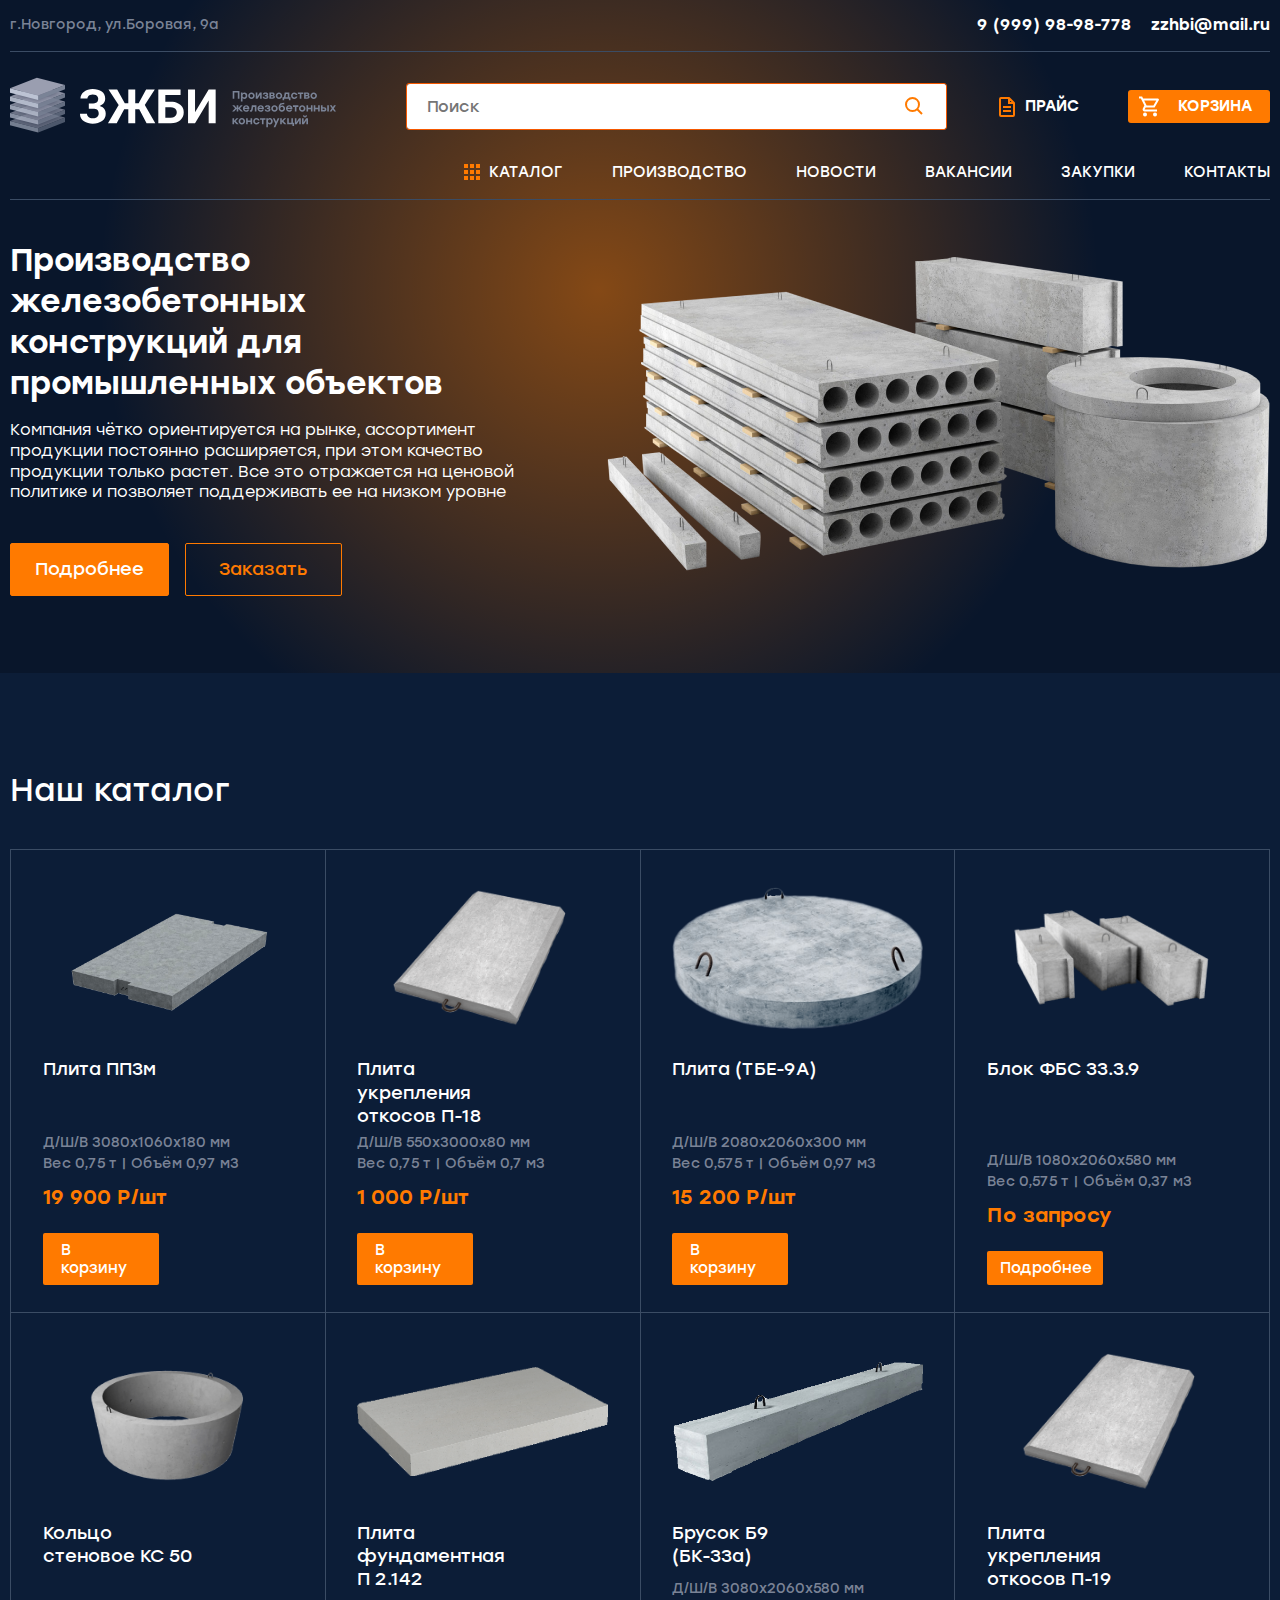
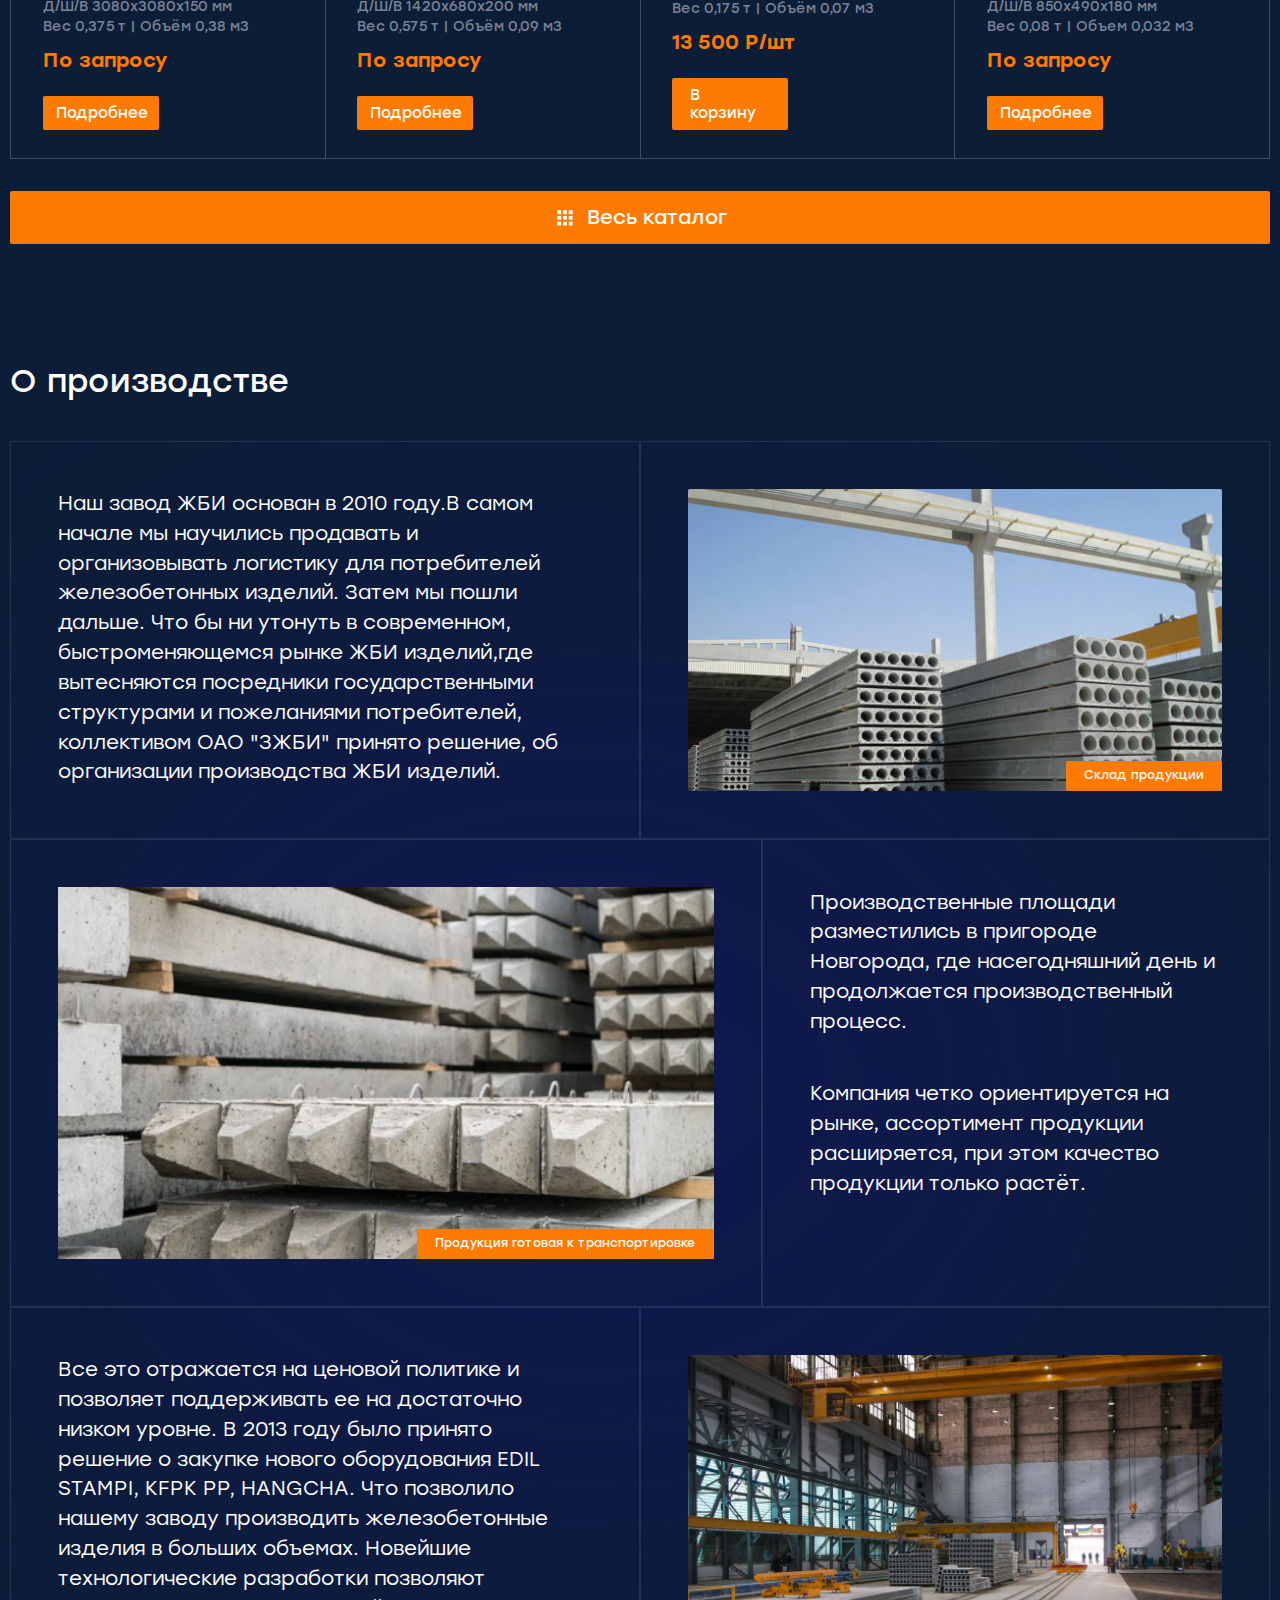
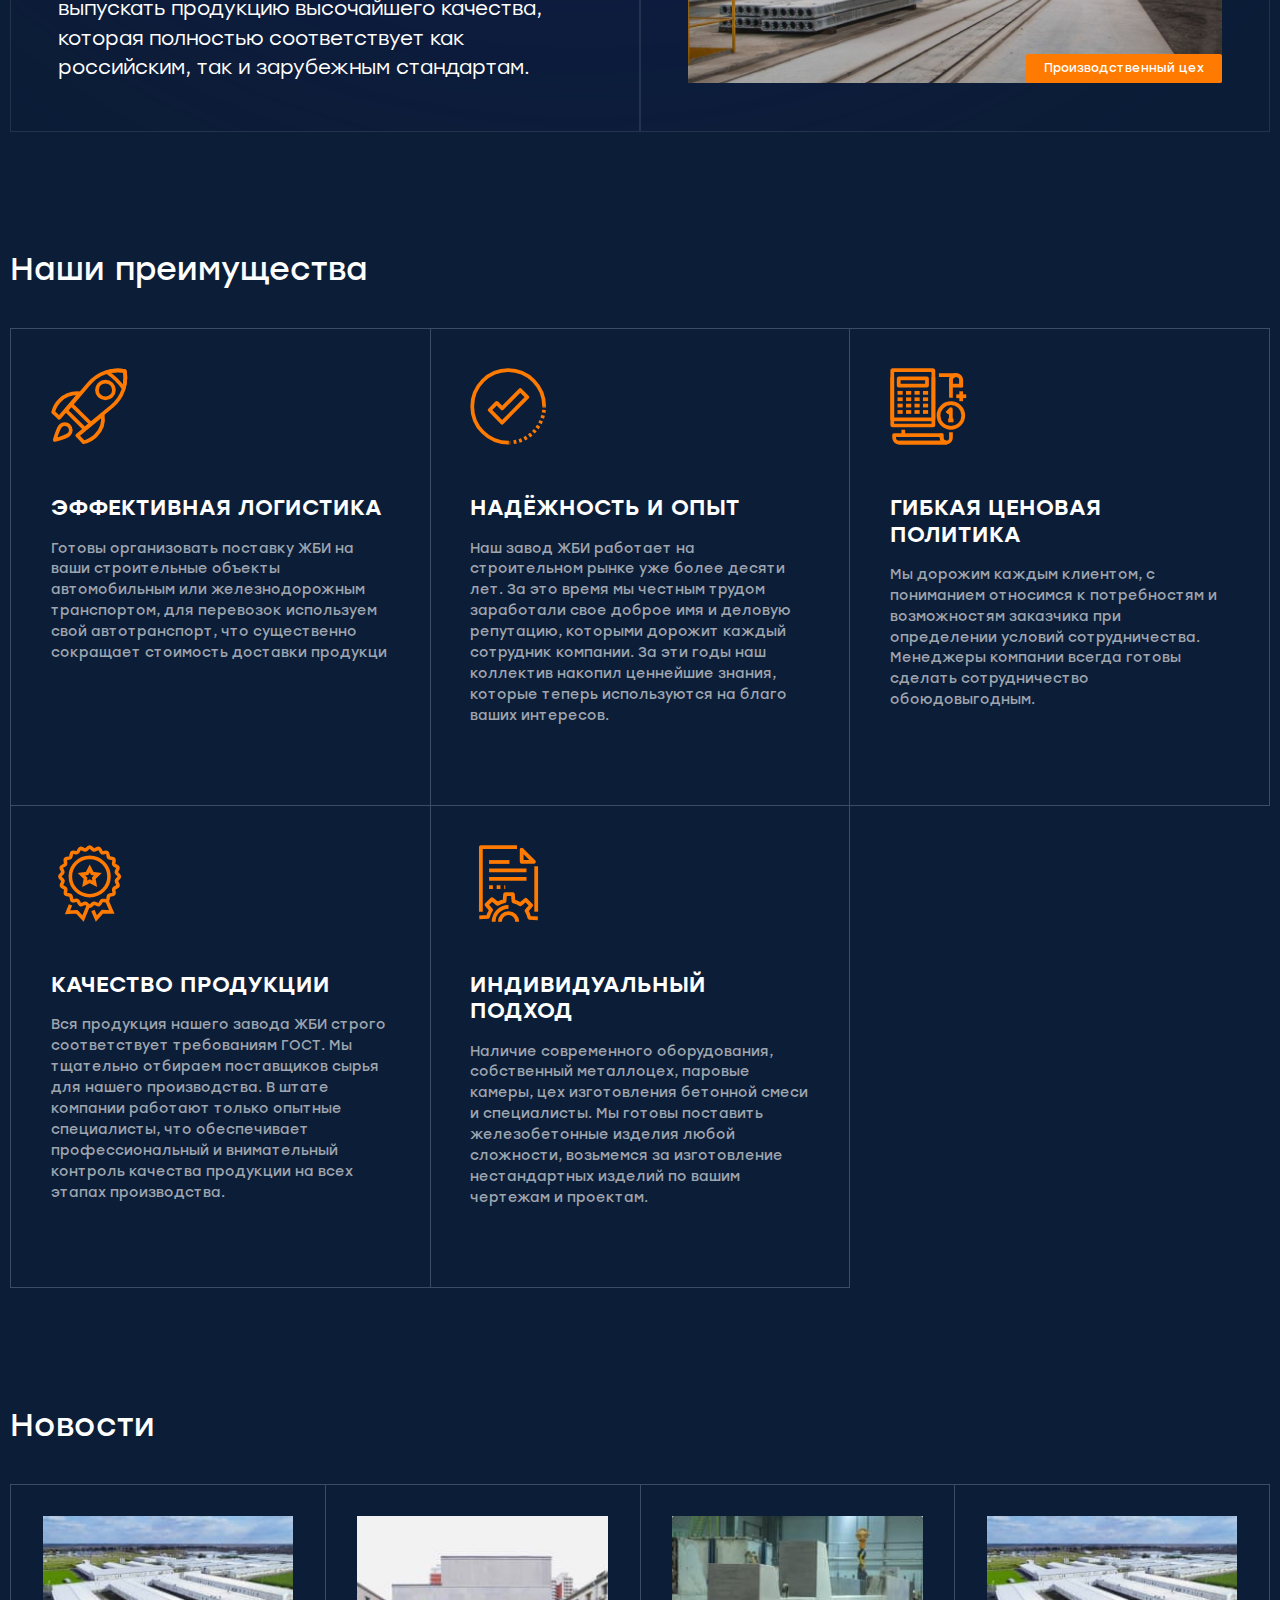
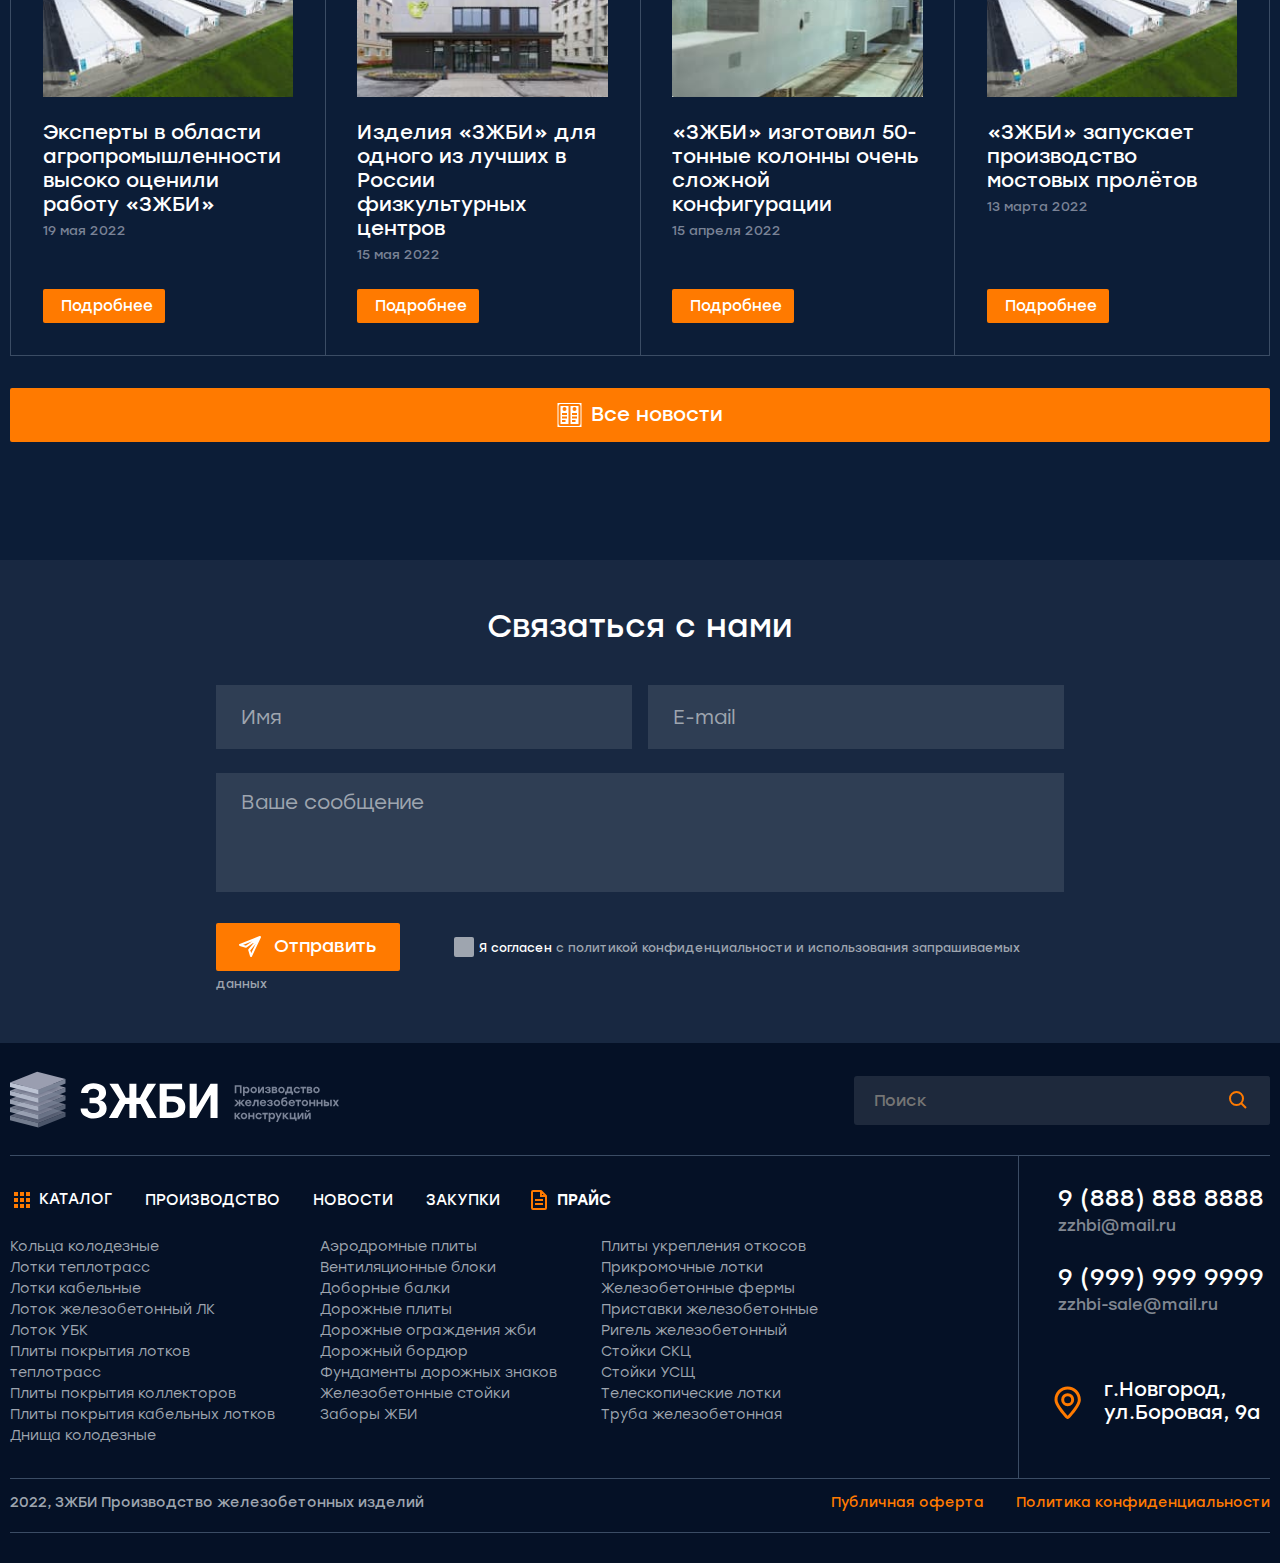
<file: index.html>
<!DOCTYPE html>
<html lang="ru">

<head>
   <meta charset="UTF-8">
   <meta http-equiv="X-UA-Compatible" content="IE=edge">
   <meta name="viewport" content="width=device-width, initial-scale=1.0">
   <title>ЗЖБИ</title>
   <link rel="stylesheet" href="css/style.min.css">
</head>

<body>


   <div class="wrapper">
      <div class="btn__up">&uarr;</div>
      <header class="header">

         <div class="header__inner">
            <div class="header__color-circle">
               <div class="header__orange-bg"></div>
               <div class="header__page">
                  <div class="container">
                     <div class="header__top">
                        <img class="logo__img-mobile" src="images/logo-mobile.svg" alt="логотип">
                        <p class="header__top-address">
                           г.Новгород, ул.Боровая, 9а
                        </p>
                        <div class="header__top-contacts">
                           <a class="top-contacts__phone" href="tel:99999898778">9 (999) 98-98-778</a>
                           <a class="top-contacts__phone-mobile" href="tel:99999898778">
                              <img class="mobile__phone-img" src="images/icons/phone.svg"
                                 alt="иконка мобильного телефона">
                           </a>
                           <a class="top-contacts__mail" href="mailto:zzhbi@mail.ru">zzhbi@mail.ru</a>
                           <a class="top-contacts__mail-mobile" href="mailto:zzhbi@mail.ru">
                              <img class="mobile__mail-img" src="images/icons/mail.svg" alt="иконка эл.почты">
                           </a>
                        </div>
                        <button type="button" class="icon-menu"><span></span></button>
                     </div>
                     <div class="header__body">
                        <div class="header__body-inner">
                           <a class="header__logo-link" href="#">
                              <img class="logo__img" src="images/logo.svg " alt="логотип"
                                 data-da=".header__top,1000,first">
                           </a>
                           <div class="header__body-search">
                              <div class="header__body-search-top">
                                 <div class="search-header__box" data-da=".menu__list,400,first">
                                    <form class="search-header" action="#">
                                       <input class="search-header__input" type="text" placeholder="Поиск">
                                       <button class="search-header__button" type="submit">
                                          <img class="search-button__img" src="images/icons/search.svg"
                                             alt="иконка поиск">
                                       </button>
                                    </form>
                                 </div>
                              </div>
                              <div class="header__body-search-bottom">
                                 <a class="header__body-price" href="#" data-da=".menu__list,600,first">Прайс</a>
                                 <a class="header__basket-btn" href="basket-page.html"
                                    data-da=".menu__list,450,first">Корзина</a>
                              </div>
                           </div>
                        </div>
                     </div>

                     <div class="header__bottom">
                        <nav class="menu">
                           <ul class="menu__list" data-da=".header__top,700,last">
                              <li class="menu__item menu__item-catalog">
                                 <a class=" menu__link-catalog" href="#">
                                    <svg width="24" height="24" viewBox="0 0 24 24" fill="none"
                                       xmlns="http://www.w3.org/2000/svg">
                                       <path
                                          d="M5 5H7V7H5V5ZM5 11H7V13H5V11ZM5 17H7V19H5V17ZM11 5H13V7H11V5ZM11 11H13V13H11V11ZM11 17H13V19H11V17ZM17 5H19V7H17V5ZM17 11H19V13H17V11ZM17 17H19V19H17V17Z"
                                          stroke="#FF7A00" stroke-width="2" />
                                    </svg>
                                 </a>
                                 <a class="menu__link menu__link-catalog" href="catalog.html">
                                    Каталог
                                 </a>
                              </li>
                              <li class="menu__item">
                                 <a class="menu__link " href="production-page.html">Производство</a>
                              </li>
                              <li class="menu__item">
                                 <a class="menu__link" href="news-page.html">Новости</a>
                              </li>
                              <li class="menu__item">
                                 <a class="menu__link" href="vacancies.html">Вакансии</a>
                              </li>
                              <li class="menu__item">
                                 <a class="menu__link" href="purchases.html">Закупки</a>
                              </li>
                              <li class="menu__item">
                                 <a class="menu__link" href="contacts-page.html">Контакты</a>
                              </li>
                           </ul>
                        </nav>
                     </div>
                  </div>
               </div>

               <div class="header__content">
                  <div class="container">
                     <div class="header__content-inner">
                        <div class="content__block-info">
                           <h1 class="header__title">
                              Производство железобетонных конструкций для промышленных объектов
                           </h1>
                           <p class="header__title-text">
                              Компания чётко ориентируется на рынке, ассортимент продукции постоянно расширяется, при
                              этом
                              качество продукции только растет. Все это отражается на ценовой политике и позволяет
                              поддерживать ее на низком уровне
                           </p>
                           <div class="title__buttons-box">
                              <div class="title__button">
                                 <a class="title-button__link title-button__link-detailed" href="#">Подробнее</a>
                              </div>
                              <div class="title__button">
                                 <a class="title-button__link title-button__link-book" href="#">Заказать</a>
                              </div>
                           </div>
                        </div>
                        <div class="content__block-images">
                           <img class="content__block-img" src="images/header-title-img.png" alt="изображение плит">
                        </div>
                     </div>
                  </div>
               </div>
            </div>

         </div>
      </header>


      <main class="main">

         <section class="catalog">
            <div class="container">
               <div class="catalog__inner">
                  <div class="section-title__block">
                     <h2 class="section-title ">
                        Наш каталог
                     </h2>
                  </div>
                  <div class="catalog__card-items">
                     <div class="catalog__item-card " data-id="Плита ПП3м">
                        <div class="catalog-card__item ">
                           <a class="catalog-card__picture" href="#">
                              <p class="catalog-card__hover-text">Посмотреть товар</p>
                              <img class="card__images" src="images/card-catalog/8.png" alt="изображение ">
                           </a>
                           <div class="catalog-card__body">
                              <a class="catalog-card__sale-wrapper" href="#">
                                 <h3 class="card__title">Плита ПП3м</h3>
                                 <div class="card__description">
                                    <div class="card__description-size">
                                       Д/Ш/В 3080х1060х180 мм
                                    </div>
                                    <span class="card__description-weight">Вес 0,75 т |</span>
                                    <span class="card__description-volume">Объём 0,97 м3</span>
                                    <p class="card__price">
                                       19 900 Р/шт
                                    </p>
                                    <p class="card__price-request">
                                       По запросу
                                    </p>
                                 </div>
                              </a>
                              <a class="card__btn" href="basket-page.html" data-cart>
                                 В корзину
                              </a>
                              <a class="card__btn-request" href="#">Подробнее</a>
                           </div>
                        </div>
                     </div>
                     <div class="catalog__item-card " data-id="Плита укрепления откосов П-18">
                        <div class="catalog-card__item   ">
                           <a class="catalog-card__picture" href="#">
                              <p class="catalog-card__hover-text">Посмотреть товар</p>
                              <img class="card__images" src="images/card-catalog/7.png" alt="изображение ">
                           </a>
                           <div class="catalog-card__body">
                              <a class="catalog-card__sale-wrapper" href="#">
                                 <h3 class="card__title">Плита укрепления откосов П-18</h3>
                                 <div class="card__description">
                                    <div class="card__description-size">
                                       Д/Ш/В 550х3000х80 мм
                                    </div>
                                    <span class="card__description-weight">Вес 0,75 т |</span>
                                    <span class="card__description-volume">Объём 0,7 м3</span>
                                    <p class="card__price">
                                       1 000 Р/шт
                                    </p>
                                    <p class="card__price-request">
                                       По запросу
                                    </p>
                                 </div>
                              </a>
                              <a class="card__btn" href="basket-page.html" data-cart>В корзину</a>
                              <a class="card__btn-request" href="#">Подробнее</a>
                           </div>
                        </div>
                     </div>
                     <div class="catalog__item-card " data-id="Плита (ТБЕ-9А)">
                        <div class="catalog-card__item ">
                           <a class="catalog-card__picture" href="#">
                              <p class="catalog-card__hover-text">Посмотреть товар</p>
                              <img class="card__images" src="images/card-catalog/6.png" alt="изображение ">
                           </a>
                           <div class="catalog-card__body">
                              <a class="catalog-card__sale-wrapper" href="#">
                                 <h3 class="card__title">Плита (ТБЕ-9А)</h3>
                                 <div class="card__description">
                                    <div class="card__description-size">
                                       Д/Ш/В 2080х2060х300 мм
                                    </div>
                                    <span class="card__description-weight">Вес 0,575 т |</span>
                                    <span class="card__description-volume">Объём 0,97 м3</span>
                                    <p class="card__price">
                                       15 200 Р/шт
                                    </p>
                                    <p class="card__price-request">
                                       По запросу
                                    </p>
                                 </div>
                              </a>
                              <a class="card__btn" href="basket-page.html" data-cart>В корзину</a>
                              <a class="card__btn-request" href="#">Подробнее</a>
                           </div>
                        </div>
                     </div>
                     <div class="catalog__item-card " data-id="Блок ФБС 33.3.9">
                        <div class="catalog-card__item    card__price-not-available  ">
                           <a class="catalog-card__picture" href="#">
                              <p class="catalog-card__hover-text">Посмотреть товар</p>
                              <img class="card__images" src="images/card-catalog/5.png" alt="изображение ">
                           </a>
                           <div class="catalog-card__body">
                              <a class="catalog-card__sale-wrapper" href="#">
                                 <h3 class="card__title">Блок ФБС 33.3.9</h3>
                                 <div class="card__description">
                                    <div class="card__description-size">
                                       Д/Ш/В 1080х2060х580 мм
                                    </div>
                                    <span class="card__description-weight">Вес 0,575 т |</span>
                                    <span class="card__description-volume">Объём 0,37 м3</span>
                                    <p class="card__price">
                                       15 200 Р/шт
                                    </p>
                                    <p class="card__price-request">
                                       По запросу
                                    </p>
                                 </div>
                              </a>
                              <a class="card__btn" href="#">В корзину</a>
                              <a class="card__btn-request" href="#">Подробнее</a>
                           </div>
                        </div>
                     </div>
                     <div class="catalog__item-card" data-id="Кольцо стеновое КС 50">
                        <div class="catalog-card__item card__price-not-available ">
                           <a class="catalog-card__picture" href="#">
                              <p class="catalog-card__hover-text">Посмотреть товар</p>
                              <img class="card__images" src="images/card-catalog/4.png" alt="изображение ">
                           </a>
                           <div class="catalog-card__body">
                              <a class="catalog-card__sale-wrapper" href="#">
                                 <h3 class="card__title">Кольцо стеновое КС 50</h3>
                                 <div class="card__description">
                                    <div class="card__description-size">
                                       Д/Ш/В 3080х3080х150 мм
                                    </div>
                                    <span class="card__description-weight">Вес 0,375 т |</span>
                                    <span class="card__description-volume">Объём 0,38 м3</span>
                                    <p class="card__price">
                                       15 200 Р/шт
                                    </p>
                                    <p class="card__price-request">
                                       По запросу
                                    </p>
                                 </div>
                              </a>
                              <a class="card__btn" href="basket-page.html">В корзину</a>
                              <a class="card__btn-request" href="basket-page.html">Подробнее</a>
                           </div>
                        </div>
                     </div>
                     <div class="catalog__item-card " data-id="Плита фундаментная П 2.142">
                        <div class="catalog-card__item    card__price-not-available  ">
                           <a class="catalog-card__picture" href="#">
                              <p class="catalog-card__hover-text">Посмотреть товар</p>
                              <img class="card__images" src="images/card-catalog/3.png" alt="изображение ">
                           </a>
                           <div class="catalog-card__body">
                              <a class="catalog-card__sale-wrapper" href="#">
                                 <h3 class="card__title">Плита фундаментная П 2.142</h3>
                                 <div class="card__description">
                                    <div class="card__description-size">
                                       Д/Ш/В 1420x680x200 мм
                                    </div>
                                    <span class="card__description-weight">Вес 0,575 т |</span>
                                    <span class="card__description-volume">Объём 0,09 м3</span>
                                    <p class="card__price">
                                       15 200 Р/шт
                                    </p>
                                    <p class="card__price-request">
                                       По запросу
                                    </p>
                                 </div>
                              </a>
                              <a class="card__btn" href="#">В корзину</a>
                              <a class="card__btn-request" href="#">Подробнее</a>
                           </div>
                        </div>
                     </div>
                     <div class="catalog__item-card " data-id="Брусок Б9 (БК-33а)">
                        <div class="catalog-card__item ">
                           <a class="catalog-card__picture" href="#">
                              <p class="catalog-card__hover-text">Посмотреть товар</p>
                              <img class="card__images" src="images/card-catalog/2.png" alt="изображение ">
                           </a>
                           <div class="catalog-card__body">
                              <a class="catalog-card__sale-wrapper" href="#">
                                 <h3 class="card__title">Брусок Б9 (БК-33а)</h3>
                                 <div class="card__description">
                                    <div class="card__description-size">
                                       Д/Ш/В 3080х2060х580 мм
                                    </div>
                                    <span class="card__description-weight">Вес 0,175 т |</span>
                                    <span class="card__description-volume">Объём 0,07 м3</span>
                                    <p class="card__price">
                                       13 500 Р/шт
                                    </p>
                                    <p class="card__price-request">
                                       По запросу
                                    </p>
                                 </div>
                              </a>
                              <a class="card__btn" href="basket-page.html" data-cart>В корзину</a>
                              <a class="card__btn-request" href="#">Подробнее</a>
                           </div>
                        </div>
                     </div>
                     <div class="catalog__item-card " data-id="Плита укрепления откосов П-19">
                        <div class="catalog-card__item    card__price-not-available  ">
                           <a class="catalog-card__picture" href="#">
                              <p class="catalog-card__hover-text">Посмотреть товар</p>
                              <img class="card__images" src="images/card-catalog/1.png" alt="изображение ">
                           </a>
                           <div class="catalog-card__body">
                              <a class="catalog-card__sale-wrapper" href="#">
                                 <h3 class="card__title">Плита укрепления откосов П-19</h3>
                                 <div class="card__description">
                                    <div class="card__description-size">
                                       Д/Ш/В 850x490x180 мм
                                    </div>
                                    <span class="card__description-weight">Вес 0,08 т |</span>
                                    <span class="card__description-volume">Объем 0,032 м3</span>
                                    <p class="card__price">
                                       15 200 Р/шт
                                    </p>
                                    <p class="card__price-request">
                                       По запросу
                                    </p>
                                 </div>
                              </a>
                              <a class="card__btn" href="#">В корзину</a>
                              <a class="card__btn-request" href="#">Подробнее</a>
                           </div>
                        </div>
                     </div>
                  </div>
                  <div class="large-button__block catalog-large-button__block">
                     <a class="large-button catalog__large-button " href="catalog.html">
                        <svg width="25" height="24" viewBox="0 0 25 24" fill="none" xmlns="http://www.w3.org/2000/svg">
                           <path
                              d="M5.5 5H7.5V7H5.5V5ZM5.5 11H7.5V13H5.5V11ZM5.5 17H7.5V19H5.5V17ZM11.5 5H13.5V7H11.5V5ZM11.5 11H13.5V13H11.5V11ZM11.5 17H13.5V19H11.5V17ZM17.5 5H19.5V7H17.5V5ZM17.5 11H19.5V13H17.5V11ZM17.5 17H19.5V19H17.5V17Z"
                              stroke="white" stroke-width="2" />
                        </svg>
                        Весь каталог
                     </a>
                  </div>
               </div>
            </div>
         </section>

         <section class="production">
            <div class="container">
               <div class="production__inner">
                  <div class="section-title__block">
                     <h2 class="section-title production-title">
                        О производстве
                     </h2>
                  </div>
                  <div class="production__body">
                     <div class="body-production__block">
                        <div class="block-text__inner ">
                           <p class="block-text">
                              Наш завод ЖБИ основан в 2010 году.В самом начале мы научились продавать и организовывать
                              логистику для потребителей железобетонных изделий. Затем мы пошли дальше. Что бы ни
                              утонуть в
                              современном, быстроменяющемся рынке ЖБИ изделий,где вытесняются посредники
                              государственными
                              структурами и пожеланиями потребителей, коллективом ОАО "ЗЖБИ" принято решение, об
                              организации производства ЖБИ изделий.
                           </p>
                        </div>
                        <div class="block-picture__inner">
                           <div class="production__block-picture">
                              <img class="production__block-img " src="images/production/1.png"
                                 alt="изображение завода">
                              <span class="production__description">Склад продукции</span>
                           </div>
                        </div>
                     </div>
                     <div class="body-production__block body-production__block-wide">
                        <div class="block-picture__inner block-picture__inner-wide">
                           <div class="production__block-picture">
                              <img class="production__block-img " src="images/production/2.png"
                                 alt="изображение завода">
                              <span class="production__description">Продукция готовая к транспортировке </span>
                           </div>
                        </div>
                        <div class="block-text__inner block-text__inner-wide">
                           <p class="block-text block-text__wide">
                              Производственные площади разместились в пригороде Новгорода, где насегодняшний день и
                              продолжается производственный процесс.
                           </p>
                           <p class="block-text">
                              Компания четко ориентируется на рынке, ассортимент продукции расширяется, при этом
                              качество продукции только растёт.
                           </p>
                        </div>
                     </div>
                     <div class="body-production__block">
                        <div class="block-text__inner ">
                           <p class="block-text">
                              Все это отражается на ценовой политике и позволяет поддерживать ее на достаточно низком
                              уровне. В 2013 году было принято решение о закупке нового оборудования EDIL STAMPI, KFPK
                              PP, HANGCHA. Что позволило нашему заводу производить железобетонные изделия в больших
                              объемах. Новейшие технологические разработки позволяют выпускать продукцию высочайшего
                              качества, которая полностью соответствует как российским, так и зарубежным стандартам.
                           </p>
                        </div>
                        <div class="block-picture__inner">
                           <div class="production__block-picture">
                              <img class="production__block-img " src="images/production/3.png"
                                 alt="изображение завода">
                              <span class="production__description">Производственный цех</span>
                           </div>
                        </div>
                     </div>
                  </div>
               </div>
            </div>

         </section>

         <section class="benefits">
            <div class="container">
               <div class="benefits__inner">
                  <div class="section-title__block">
                     <h2 class="section-title benefits-title">
                        Наши преимущества
                     </h2>
                  </div>
                  <div class="benefits__items">
                     <div class="benefits__item">
                        <div class="benefits__pictures">
                           <svg width="83" height="82" viewBox="0 0 83 82" fill="none"
                              xmlns="http://www.w3.org/2000/svg">
                              <path
                                 d="M31.3401 26.9076C23.5862 26.1076 15.4632 28.5691 9.55547 34.4768C5.80162 38.1076 3.46316 42.5999 2.35547 47.2768C4.50931 49.246 6.7247 51.2768 8.87855 53.3076L31.3401 26.9076Z"
                                 fill="none" stroke="#FF7A00" stroke-width="4" stroke-linejoin="round" />
                              <path
                                 d="M55.6473 49.7998L28.3242 72.3844C30.6627 74.7844 32.9396 77.1844 35.155 79.5844C39.8934 78.5383 44.4473 76.1998 48.1396 72.5075C54.4165 66.3536 56.9396 57.8613 55.6473 49.7998Z"
                                 fill="none" stroke="#FF7A00" stroke-width="4" stroke-linejoin="round" />
                              <path
                                 d="M16.2617 45.4921L36.2002 65.1844L65.4925 40.9383C77.1233 31.3383 81.9233 16.6306 79.4002 2.9075C65.431 0.384423 50.6002 5.12288 40.8156 16.569L16.2617 45.4921Z"
                                 fill="none" stroke="#FF7A00" stroke-width="4" stroke-linejoin="round" />
                              <path
                                 d="M19.3999 71.0923C16.8769 73.6153 4.07687 77.1846 4.07687 77.1846C3.89225 77.3692 7.6461 64.5692 10.2307 62.0461C12.7538 59.523 16.8769 59.523 19.4615 62.0461C21.923 64.5692 21.923 68.6307 19.3999 71.0923Z"
                                 fill="none" stroke="#FF7A00" stroke-width="4" stroke-linejoin="round" />
                              <path
                                 d="M70.1108 12.0769C73.2493 15.1538 75.957 18.4154 78.2954 21.8C80.1416 15.7077 80.5723 9.18459 79.4031 2.90767C73.0031 1.73844 66.4185 2.10767 60.2031 3.95382C63.6493 6.29229 66.9724 8.99998 70.1108 12.0769Z"
                                 fill="none" stroke="#FF7A00" stroke-width="4" stroke-linejoin="round" />
                              <path
                                 d="M65.0648 29.7384C61.4956 33.2461 55.711 33.2461 52.1418 29.7384C48.5725 26.2307 48.5725 20.5076 52.1418 16.9384C55.711 13.4307 61.4956 13.4307 65.0648 16.9384C68.6341 20.5076 68.6341 26.2307 65.0648 29.7384Z"
                                 fill="none" stroke="#FF7A00" stroke-width="4" stroke-linejoin="round" />
                              <path d="M21.2461 38.292L43.523 60.2612" stroke="#FF7A00" stroke-width="4"
                                 stroke-linejoin="round" />
                           </svg>
                        </div>
                        <div class="benefits__item-title">
                           Эффективная ЛОГИСТИКА
                        </div>
                        <div class="benefits__item-text">
                           Готовы организовать поставку ЖБИ на ваши строительные объекты автомобильным или
                           железнодорожным транспортом, для перевозок используем свой автотранспорт, что существенно
                           сокращает стоимость доставки продукци
                        </div>
                     </div>
                     <div class="benefits__item">
                        <div class="benefits__pictures">
                           <svg width="82" height="82" viewBox="0 0 82 82" fill="none"
                              xmlns="http://www.w3.org/2000/svg">
                              <path
                                 d="M40.6334 79.7807C19.4139 79.7807 2.21875 62.4027 2.21875 41.0002C2.21875 19.5978 19.4139 2.21973 40.6334 2.21973C61.8529 2.21973 79.048 19.5978 79.048 41.0002"
                                 stroke="#FF7A00" stroke-width="4" stroke-linejoin="round" />
                              <path d="M79.0469 41C79.0469 41.4268 79.0469 41.7927 79.0469 42.2195" stroke="#FF7A00"
                                 stroke-width="4" stroke-linejoin="round" />
                              <path d="M78.8645 44.7197C77.0962 63.5612 61.9133 78.4392 43.1328 79.6588"
                                 stroke="#FF7A00" stroke-width="4" stroke-linejoin="round" stroke-dasharray="3 3" />
                              <path d="M41.8523 79.7803C41.4255 79.7803 41.0596 79.7803 40.6328 79.7803"
                                 stroke="#FF7A00" stroke-width="4" stroke-linejoin="round" />
                              <path
                                 d="M61.0009 31.183L53.5009 23.6221L34.1716 43.1343L28.3789 37.2806L20.8789 44.8416L34.1106 58.3782L61.0009 31.183Z"
                                 stroke="#FF7A00" stroke-width="4" stroke-linejoin="round" />
                           </svg>
                        </div>
                        <div class="benefits__item-title">
                           НАДЁЖНОСТЬ И ОПЫТ
                        </div>
                        <div class="benefits__item-text">
                           Наш завод ЖБИ работает на строительном рынке уже более десяти лет. За это время мы честным
                           трудом заработали свое доброе имя и деловую репутацию, которыми дорожит каждый сотрудник
                           компании. За эти годы наш коллектив накопил ценнейшие знания, которые теперь используются на
                           благо ваших интересов.
                        </div>
                     </div>
                     <div class="benefits__item">
                        <div class="benefits__pictures">
                           <svg width="82" height="82" viewBox="0 0 82 82" fill="none"
                              xmlns="http://www.w3.org/2000/svg">
                              <path
                                 d="M64.9375 18.8455V12.9378C64.9375 9.92246 67.399 7.52246 70.4144 7.52246C73.4298 7.52246 75.8913 9.92246 75.8913 12.9378V18.8455H64.9375Z"
                                 stroke="#FF7A00" stroke-width="4" stroke-linejoin="round" />
                              <path
                                 d="M52.0742 7.52246C53.5511 7.52246 67.3358 7.52246 69.7358 7.52246C67.0281 7.83015 64.9358 10.1071 64.9358 12.8763V31.8301"
                                 stroke="#FF7A00" stroke-width="4" stroke-linejoin="round" />
                              <path d="M14 70.3908L14 70.9995L14 65.9995" stroke="#FF7A00" stroke-width="4"
                                 stroke-linejoin="round" />
                              <path
                                 d="M64.9374 68.6299V73.4914V74.4145C64.9374 77.1837 62.8451 79.4607 60.1374 79.7683C58.6605 79.7683 11.8297 79.7683 9.42969 79.7683"
                                 stroke="#FF7A00" stroke-width="4" stroke-linejoin="round" />
                              <path
                                 d="M54.9069 71.6455V74.3532C54.9069 77.1224 56.9992 79.3994 59.7069 79.707C57.3069 79.707 10.4761 79.707 8.99922 79.707C6.29153 79.3994 4.19922 77.1224 4.19922 74.3532V71.6455H54.9069Z"
                                 stroke="#FF7A00" stroke-width="4" stroke-linejoin="round" />
                              <path
                                 d="M64.9375 12.9378C64.9375 9.92246 67.399 7.52246 70.4144 7.52246C73.4298 7.52246 75.8913 9.92246 75.8913 12.9378V20.5071"
                                 stroke="#FF7A00" stroke-width="4" stroke-linejoin="round" />
                              <path d="M54.9062 69.9839V74.3531C54.9062 77.1224 57.3678 79.707 60.0139 79.707"
                                 stroke="#FF7A00" stroke-width="4" stroke-linejoin="round" />
                              <path
                                 d="M46.2305 60.7535C46.2305 61.1228 45.9228 61.4305 45.5535 61.4305H2.90739C2.53816 61.4305 2.23047 61.1228 2.23047 60.7535V2.90739C2.23047 2.53816 2.53816 2.23047 2.90739 2.23047H45.492C45.8612 2.23047 46.1689 2.53816 46.1689 2.90739V60.7535H46.2305Z"
                                 stroke="#FF7A00" stroke-width="4" stroke-linejoin="round" />
                              <path
                                 d="M46.2305 9.98438V54.1075C46.2305 54.4767 45.9228 54.7844 45.5535 54.7844H2.90739C2.53816 54.7844 2.23047 54.4767 2.23047 54.1075V9.98438"
                                 stroke="#FF7A00" stroke-width="4" stroke-linejoin="round" />
                              <path d="M39.3365 11.1533H9.12109V18.7841H39.3365V11.1533Z" stroke="#FF7A00"
                                 stroke-width="4" stroke-linejoin="round" />
                              <path d="M7.83203 26.5381H13.3705" stroke="#FF7A00" stroke-width="4"
                                 stroke-linejoin="round" />
                              <path d="M16.9414 26.5381H22.4799" stroke="#FF7A00" stroke-width="4"
                                 stroke-linejoin="round" />
                              <path d="M25.9844 26.5381H31.5228" stroke="#FF7A00" stroke-width="4"
                                 stroke-linejoin="round" />
                              <path d="M35.0312 26.5381H40.5697" stroke="#FF7A00" stroke-width="4"
                                 stroke-linejoin="round" />
                              <path d="M7.83203 33.3691H13.3705" stroke="#FF7A00" stroke-width="4"
                                 stroke-linejoin="round" />
                              <path d="M16.9414 33.3691H22.4799" stroke="#FF7A00" stroke-width="4"
                                 stroke-linejoin="round" />
                              <path d="M25.9844 33.3691H31.5228" stroke="#FF7A00" stroke-width="4"
                                 stroke-linejoin="round" />
                              <path d="M35.0312 33.3691H40.5697" stroke="#FF7A00" stroke-width="4"
                                 stroke-linejoin="round" />
                              <path d="M7.83203 40.1382H13.3705" stroke="#FF7A00" stroke-width="4"
                                 stroke-linejoin="round" />
                              <path d="M16.9414 40.1382H22.4799" stroke="#FF7A00" stroke-width="4"
                                 stroke-linejoin="round" />
                              <path d="M25.9844 40.1382H31.5228" stroke="#FF7A00" stroke-width="4"
                                 stroke-linejoin="round" />
                              <path d="M35.0312 40.1382H40.5697" stroke="#FF7A00" stroke-width="4"
                                 stroke-linejoin="round" />
                              <path d="M7.83203 46.9688H13.3705" stroke="#FF7A00" stroke-width="4"
                                 stroke-linejoin="round" />
                              <path d="M16.9414 46.9688H22.4799" stroke="#FF7A00" stroke-width="4"
                                 stroke-linejoin="round" />
                              <path d="M25.9844 46.9688H31.5228" stroke="#FF7A00" stroke-width="4"
                                 stroke-linejoin="round" />
                              <path d="M35.0312 46.9688H40.5697" stroke="#FF7A00" stroke-width="4"
                                 stroke-linejoin="round" />
                              <path
                                 d="M78.1061 50.7845C78.1061 58.046 72.1984 63.9537 64.8753 63.9537C57.5522 63.9537 51.6445 58.046 51.6445 50.7845C51.6445 43.5229 57.5522 37.6152 64.8753 37.6152C72.1368 37.5537 78.1061 43.4614 78.1061 50.7845Z"
                                 stroke="#FF7A00" stroke-width="4" stroke-linejoin="round" />
                              <path d="M64.8135 56.0772V43.8926L60.6289 48.2618" stroke="#FF7A00" stroke-width="4"
                                 stroke-linejoin="round" />
                              <path d="M61.9219 56.0156H67.645" stroke="#FF7A00" stroke-width="4"
                                 stroke-linejoin="round" />
                              <path d="M75.8906 24.877V35.4616" stroke="#FF7A00" stroke-width="4"
                                 stroke-linejoin="round" />
                              <path d="M81.2438 30.1689H70.5977" stroke="#FF7A00" stroke-width="4"
                                 stroke-linejoin="round" />
                           </svg>
                        </div>
                        <div class="benefits__item-title">
                           гибкая ценовая политика
                        </div>
                        <div class="benefits__item-text">
                           Мы дорожим каждым клиентом, с пониманием относимся к потребностям и возможностям заказчика
                           при определении условий сотрудничества. Менеджеры компании всегда готовы сделать
                           сотрудничество обоюдовыгодным.
                        </div>
                     </div>
                     <div class="benefits__item">
                        <div class="benefits__pictures">
                           <svg width="71" height="86" viewBox="0 0 71 86" fill="none"
                              xmlns="http://www.w3.org/2000/svg">
                              <path d="M55.0249 62.4971L60.4334 74.9882L50.0671 74.6663L43.1132 82.2639L39.25 73.4429"
                                 stroke="#FF7A00" stroke-width="4" />
                              <path d="M34.0992 67.9054L28.24 82.2637L21.1574 74.7948L10.8555 75.3099L14.1392 67.0684"
                                 stroke="#FF7A00" stroke-width="4" />
                              <path
                                 d="M69 35.3255C69 36.9996 65.9094 38.4161 65.6519 40.0258C65.3943 41.6998 67.9054 43.9534 67.3903 45.5631C66.8752 47.1727 63.4627 47.5591 62.7544 49.04C61.9818 50.5209 63.6559 53.4827 62.6901 54.8348C61.7243 56.1869 58.3761 55.5431 57.1528 56.702C55.9938 57.861 56.6377 61.2092 55.2855 62.175C53.9334 63.1408 50.9716 61.5311 49.4907 62.2393C48.0098 63.012 47.6235 66.3601 46.0138 66.8752C44.4685 67.3903 42.1505 64.9436 40.4765 65.2012C38.8668 65.4587 37.3859 68.4849 35.7118 68.4849C34.0377 68.4849 32.5568 65.3943 30.9472 65.2012C29.2731 64.9436 26.9552 67.3903 25.4099 66.8752C23.8002 66.3601 23.4139 63.012 21.933 62.2393C20.452 61.4667 17.4902 63.1408 16.1381 62.175C14.786 61.2092 15.4298 57.861 14.2709 56.702C13.1119 55.5431 9.76377 56.1869 8.73358 54.8348C7.76777 53.4827 9.37745 50.5209 8.66919 49.04C7.89654 47.5591 4.54841 47.1727 4.03331 45.5631C3.51821 44.0178 6.02931 41.6998 5.77177 40.0258C5.32105 38.4161 2.23047 36.9996 2.23047 35.3255C2.23047 33.6514 5.32105 32.2349 5.5786 30.6252C5.83615 28.9512 3.32505 26.6976 3.84015 25.0879C4.35525 23.4782 7.76777 23.0919 8.47603 21.611C9.24867 20.1301 7.57461 17.1683 8.54042 15.8162C9.50622 14.464 12.8544 15.1079 14.0777 13.9489C15.2367 12.79 14.5928 9.44184 15.9449 8.47603C17.2971 7.51022 20.2589 9.1199 21.7398 8.41164C23.2207 7.63899 23.607 4.29086 25.2167 3.77576C26.762 3.26066 29.0799 5.70738 30.754 5.44983C32.4925 5.32105 33.909 2.23047 35.6474 2.23047C37.3215 2.23047 38.8024 5.32105 40.4121 5.51422C42.0862 5.77177 44.4041 3.32505 45.9494 3.84015C47.5591 4.35525 47.9454 7.70338 49.4263 8.47603C50.9072 9.24867 53.869 7.57461 55.2211 8.54042C56.5733 9.50622 55.9294 12.8544 57.0884 14.0133C58.2473 15.1723 61.5955 14.5284 62.6257 15.8806C63.5915 17.2327 61.9818 20.1945 62.6901 21.6754C63.4627 23.1563 66.8108 23.5426 67.3259 25.1523C67.841 26.6976 65.3299 29.0155 65.5875 30.6896C65.9094 32.2349 69 33.6514 69 35.3255Z"
                                 stroke="#FF7A00" stroke-width="4" />
                              <path
                                 d="M57.2799 35.3257C57.2799 47.173 47.6218 56.7666 35.6458 56.7666C23.6698 56.7666 14.0117 47.173 14.0117 35.3257C14.0117 23.4785 23.6698 13.8848 35.6458 13.8848C47.5575 13.8848 57.2799 23.4785 57.2799 35.3257Z"
                                 stroke="#FF7A00" stroke-width="4" />
                              <path
                                 d="M35.6449 26.1826L38.4779 31.8487L44.8522 32.8145L40.2164 37.2572L41.3109 43.5028L35.6449 40.541L29.9144 43.5028L31.009 37.2572L26.4375 32.8145L32.8118 31.8487L35.6449 26.1826Z"
                                 stroke="#FF7A00" stroke-width="4" />
                           </svg>
                        </div>
                        <div class="benefits__item-title">
                           КАЧЕСТВО ПРОДУКЦИИ
                        </div>
                        <div class="benefits__item-text">
                           Вся продукция нашего завода ЖБИ строго соответствует требованиям ГОСТ. Мы тщательно отбираем
                           поставщиков сырья для нашего производства. В штате компании работают только опытные
                           специалисты, что обеспечивает профессиональный и внимательный контроль качества продукции на
                           всех этапах производства.
                        </div>
                     </div>
                     <div class="benefits__item">
                        <div class="benefits__pictures">
                           <svg width="64" height="81" viewBox="0 0 64 81" fill="none"
                              xmlns="http://www.w3.org/2000/svg">
                              <path
                                 d="M62.9096 77.4306L53.925 76.8152C53.4327 74.1075 52.4481 71.6459 51.0327 69.369L55.8942 63.6459L50.1096 57.8613L44.5096 62.5998C42.2942 61.1229 39.8327 60.0152 37.1865 59.3998L36.5712 51.8921H28.3865L27.7712 59.1536C25.0635 59.6459 22.6019 60.6306 20.325 62.0459L14.6019 57.1844L8.81731 62.969L13.5558 68.569C12.0788 70.7229 10.9712 73.1844 10.3558 75.8306L1.125 76.4459"
                                 stroke="#FF7A00" stroke-width="4" stroke-linejoin="round" />
                              <path d="M16.2617 80.9999C16.2617 72.323 23.2771 65.3076 31.954 65.3076" stroke="#FF7A00"
                                 stroke-width="4" stroke-linejoin="round" />
                              <path
                                 d="M22.9102 80.9998C22.9102 75.9536 26.9717 71.8921 32.0179 71.8921C37.064 71.8921 41.1255 75.9536 41.1255 80.9998"
                                 stroke="#FF7A00" stroke-width="4" stroke-linejoin="round" />
                              <path d="M61.1836 70.415V40.1381V22.4766" stroke="#FF7A00" stroke-width="4"
                                 stroke-linejoin="round" />
                              <path d="M40.939 2.23047H2.78516V19.3997V40.1382V70.4151" stroke="#FF7A00"
                                 stroke-width="4" stroke-linejoin="round" />
                              <path d="M45.8633 17.8H58.7864L45.8633 4.93848V17.8Z" stroke="#FF7A00" stroke-width="4"
                                 stroke-linejoin="round" />
                              <path d="M11.4648 17.9229H32.9418" stroke="#FF7A00" stroke-width="4"
                                 stroke-linejoin="round" />
                              <path d="M11.4648 44.4458H28.511" stroke="#FF7A00" stroke-width="4"
                                 stroke-linejoin="round" stroke-dasharray="4 4" />
                              <path d="M11.4648 26.7842H50.9725" stroke="#FF7A00" stroke-width="4"
                                 stroke-linejoin="round" />
                              <path d="M11.4648 35.6455H50.9725" stroke="#FF7A00" stroke-width="4"
                                 stroke-linejoin="round" />
                           </svg>
                        </div>
                        <div class="benefits__item-title">
                           ИНДИВИДУАЛЬНЫЙ подход
                        </div>
                        <div class="benefits__item-text">
                           Наличие современного оборудования, собственный металлоцех, паровые камеры, цех изготовления
                           бетонной смеси и специалисты. Мы готовы поставить железобетонные изделия любой сложности,
                           возьмемся за изготовление нестандартных изделий по вашим чертежам и проектам.
                        </div>
                     </div>
                  </div>
               </div>
            </div>
         </section>

         <section class="news">
            <div class="container">
               <div class="section-title__block">
                  <h2 class="section-title ">
                     Новости
                  </h2>
               </div>
               <div class="news__inner">
                  <div class="news__items mobile-overflow ">
                     <div class="news__item">
                        <div class="news__picture">
                           <img class="news__images" src="images/news/1.jpg" alt="изображение завода с высоты">
                        </div>
                        <div class="news__info">
                           <p class="news__text">
                              Эксперты в области агропромышленности высоко оценили работу «ЗЖБИ»
                           </p>
                           <p class="news__date">19 мая 2022</p>
                        </div>
                        <a class="news__btn" href="#">Подробнее</a>
                     </div>
                     <div class="news__item">
                        <div class="news__picture">
                           <img class="news__images" src="images/news/2.jpg" alt="изображение завода с высоты">
                        </div>
                        <div class="news__info">
                           <p class="news__text">
                              Изделия «ЗЖБИ» для одного из лучших в России физкультурных центров
                           </p>
                           <p class="news__date">15 мая 2022</p>
                        </div>
                        <a class="news__btn" href="#">Подробнее</a>
                     </div>
                     <div class="news__item">
                        <div class="news__picture">
                           <img class="news__images" src="images/news/3.jpg" alt="изображение завода с высоты">
                        </div>
                        <div class="news__info">
                           <p class="news__text">
                              «ЗЖБИ» изготовил 50-тонные колонны очень сложной конфигурации
                           </p>
                           <p class="news__date">15 апреля 2022</p>
                        </div>
                        <a class="news__btn" href="#">Подробнее</a>
                     </div>
                     <div class="news__item">
                        <div class="news__picture">
                           <img class="news__images" src="images/news/1.jpg" alt="изображение завода с высоты">
                        </div>
                        <div class="news__info">
                           <p class="news__text">
                              «ЗЖБИ» запускает производство мостовых пролётов
                           </p>
                           <p class="news__date">13 марта 2022</p>
                        </div>
                        <a class="news__btn" href="#">Подробнее</a>
                     </div>
                  </div>
               </div>
               <div class="large-button__block news-large-button__block">
                  <a class="large-button news__large-button " href="news-page.html">
                     <svg width="25" height="24" viewBox="0 0 25 24" fill="none" xmlns="http://www.w3.org/2000/svg">
                        <rect width="24" height="24" transform="translate(0.5)" fill="white" />
                        <path
                           d="M12.5 22H21.5C22.0523 22 22.5 21.5523 22.5 21V3C22.5 2.44772 22.0523 2 21.5 2H12.5M12.5 22H3.5C2.94772 22 2.5 21.5523 2.5 21V3C2.5 2.44772 2.94772 2 3.5 2H12.5M12.5 22V2M15 11H20M15 14.5H20M15 18H18.5M5 11H10M5 14.5H10M5 18H8.5M18.5 6C18.5 6.55228 18.0523 7 17.5 7C16.9477 7 16.5 6.55228 16.5 6C16.5 5.44772 16.9477 5 17.5 5C18.0523 5 18.5 5.44772 18.5 6ZM8.5 6C8.5 6.55228 8.05228 7 7.5 7C6.94772 7 6.5 6.55228 6.5 6C6.5 5.44772 6.94772 5 7.5 5C8.05228 5 8.5 5.44772 8.5 6Z"
                           stroke="#FF7A00" stroke-width="2" />
                     </svg>
                     Все новости
                  </a>
               </div>
            </div>
         </section>

         <section class="contacs">
            <div class="container">
               <div class="contacs__inner">
                  <div class="section-title__block contacs-title__block">
                     <h2 class="section-title contacs-title">
                        Связаться с нами
                     </h2>
                  </div>
                  <form class="contacs__form" action="#">
                     <input class="contacs__input" type="text" placeholder="Имя">
                     <input class="contacs__input" type="text" placeholder="E-mail">
                     <textarea class="contacs__textarea" placeholder="Ваше сообщение"></textarea>
                     <button class="contacs__btn" type="submit">Отправить</button>
                     <label class="contacs__label">
                        <input class="contacs__chekbox" type="checkbox">
                        <span class="contacs__chekbox-style"></span>
                        Я согласен
                     </label>
                     <a class="contacs__chekbox-agreement" href="#">с политикой конфиденциальности и использования
                        запрашиваемых данных</a>
                  </form>
               </div>
            </div>
         </section>


      </main>


      <footer class="footer">
         <div class="container">
            <div class="footer__inner">
               <div class="footer__top">
                  <a class="footer__logo-link" href="#">
                     <img class="footer__logo" src="images/logo.svg" alt="логотип">
                  </a>
                  <div class="search-footer__box">
                     <form class="search-footer" action="#">
                        <input class="search-footer__input" type="text" placeholder="Поиск">
                        <button class="search-footer__button" type="submit">
                           <img class="search-button__img" src="images/icons/search.svg" alt="иконка поиск">
                        </button>
                     </form>
                  </div>
               </div>

               <div class="footer__body">
                  <div class="footer__body-content">
                     <nav class="menu footer__menu ">
                        <ul class="footer-menu__list ">
                           <li class=" menu__item-catalog footer-menu__item footer-menu__item-catalog">
                              <a class=" menu__link-catalog  footer-menu__link-catalog" href="#">
                                 <svg width="24" height="24" viewBox="0 0 24 24" fill="none"
                                    xmlns="http://www.w3.org/2000/svg">
                                    <path
                                       d="M5 5H7V7H5V5ZM5 11H7V13H5V11ZM5 17H7V19H5V17ZM11 5H13V7H11V5ZM11 11H13V13H11V11ZM11 17H13V19H11V17ZM17 5H19V7H17V5ZM17 11H19V13H17V11ZM17 17H19V19H17V17Z"
                                       stroke="#FF7A00" stroke-width="2" />
                                 </svg>
                              </a>
                              <a class="menu__link footer-menu__link  footer-menu__link-catalog" href="#">
                                 Каталог
                              </a>
                           </li>
                           <li class=" footer-menu__item">
                              <a class="menu__link footer-menu__link " href="#">Производство</a>
                           </li>
                           <li class=" footer-menu__item">
                              <a class="menu__link footer-menu__link " href="#">Новости</a>
                           </li>
                           <li class=" footer-menu__item">
                              <a class="menu__link footer-menu__link " href="#">Закупки</a>
                           </li>
                           <li class=" footer-menu__item">
                              <a class="footer-menu__link header__body-price footer__body-price" href="#">Прайс</a>
                           </li>
                        </ul>
                     </nav>

                     <div class="catalog__body catalog__body-actions ">
                        <div class="footer-catalog__items-inner">
                           <div class="catalog__body-inner block" data-spollers="580,max">
                              <button type="button" data-spoller class="catalog-btn block__title">
                                 Плиты покрытия
                              </button>
                              <div class="footer__catalog">
                                 <ul class="footer-catalog__item footer-catalog__item-left">
                                    <li class="footer-catalog__list">
                                       <a class="footer-catalog__link" href="#">кольца колодезные</a>
                                       <a class="footer-catalog__link" href="#">лотки теплотрасс</a>
                                       <a class="footer-catalog__link" href="#">лотки кабельные</a>
                                       <a class="footer-catalog__link" href="#">Лоток железобетонный ЛК</a>
                                       <a class="footer-catalog__link" href="#">Лоток УБК</a>
                                       <a class="footer-catalog__link" href="#">Плиты покрытия лотков теплотрасс</a>
                                       <a class="footer-catalog__link" href="#">Плиты покрытия коллекторов</a>
                                       <a class="footer-catalog__link" href="#">Плиты покрытия кабельных лотков</a>
                                       <a class="footer-catalog__link" href="#">Днища колодезные</a>
                                    </li>
                                 </ul>
                              </div>
                           </div>
                           <div class="catalog__body-inner block" data-spollers="580,max">
                              <button type="button" data-spoller class="catalog-btn block__title">
                                 Железобетонные стойки
                              </button>
                              <div class="footer__catalog">
                                 <ul class="footer-catalog__item footer-catalog__item-centr">
                                    <li class="footer-catalog__list">
                                       <a class="footer-catalog__link" href="#">Аэродромные плиты</a>
                                       <a class="footer-catalog__link" href="#">Вентиляционные блоки</a>
                                       <a class="footer-catalog__link" href="#">Доборные балки</a>
                                       <a class="footer-catalog__link" href="#">Дорожные плиты</a>
                                       <a class="footer-catalog__link" href="#">Дорожные ограждения жби</a>
                                       <a class="footer-catalog__link" href="#">Дорожный бордюр</a>
                                       <a class="footer-catalog__link" href="#">Фундаменты дорожных знаков</a>
                                       <a class="footer-catalog__link" href="#">Железобетонные стойки</a>
                                       <a class="footer-catalog__link" href="#">Заборы ЖБИ</a>
                                    </li>
                                 </ul>
                              </div>
                           </div>
                           <div class="catalog__body-inner block" data-spollers="580,max">
                              <button type="button" data-spoller class="catalog-btn block__title">
                                 Плиты укрепления откосов
                              </button>
                              <div class="footer__catalog">
                                 <ul class="footer-catalog__item footer-catalog__item-right">
                                    <li class="footer-catalog__list">
                                       <a class="footer-catalog__link" href="#">Плиты укрепления откосов</a>
                                       <a class="footer-catalog__link" href="#">Прикромочные лотки</a>
                                       <a class="footer-catalog__link" href="#">Железобетонные фермы</a>
                                       <a class="footer-catalog__link" href="#">Приставки железобетонные</a>
                                       <a class="footer-catalog__link" href="#">Ригель железобетонный</a>
                                       <a class="footer-catalog__link" href="#">Стойки СКЦ</a>
                                       <a class="footer-catalog__link" href="#">Стойки УСЩ</a>
                                       <a class="footer-catalog__link" href="#">Телескопические лотки</a>
                                       <a class="footer-catalog__link" href="#">Труба железобетонная</a>
                                    </li>
                                 </ul>
                              </div>
                           </div>
                        </div>
                     </div>

                  </div>
                  <div class="footer__body-contacts" data-da=".footer__bottom,820,first">
                     <div class="footer__phone-box">
                        <a class="footer__phone" href="tel:98888888888">9 (888) 888 8888</a>
                        <a class="footer__mail" href="mailto:zzhbi@mail.ru">zzhbi@mail.ru</a>
                     </div>
                     <div class="footer__phone-box">
                        <a class="footer__phone" href="tel:99999999999">9 (999) 999 9999</a>
                        <a class="footer__mail" href="mailto:zzhbi-sale@mail.ru">zzhbi-sale@mail.ru</a>
                     </div>
                     <div class="footer__address">
                        <p class="footer__address-city">г.Новгород, </p>
                        <p class="footer__address-street">ул.Боровая, 9а</p>
                     </div>
                  </div>
               </div>
               <div class="footer__bottom">
                  <div class="footer__bottom-inner">
                     <p class="copy">2022, ЗЖБИ Производство железобетонных изделий</p>
                     <div class="politics-box">
                        <a class="politics__link" href="#">Публичная оферта</a>
                        <a class="politics__link" href="#">Политика конфиденциальности</a>
                     </div>
                  </div>
               </div>
            </div>
         </div>
      </footer>









   </div>










   <script src="https://ajax.googleapis.com/ajax/libs/jquery/3.4.1/jquery.min.js"></script>
   <!-- <script src="js/basket.js"></script> -->
   <script src="js/main.min.js"></script>
</body>

</html>
</file>
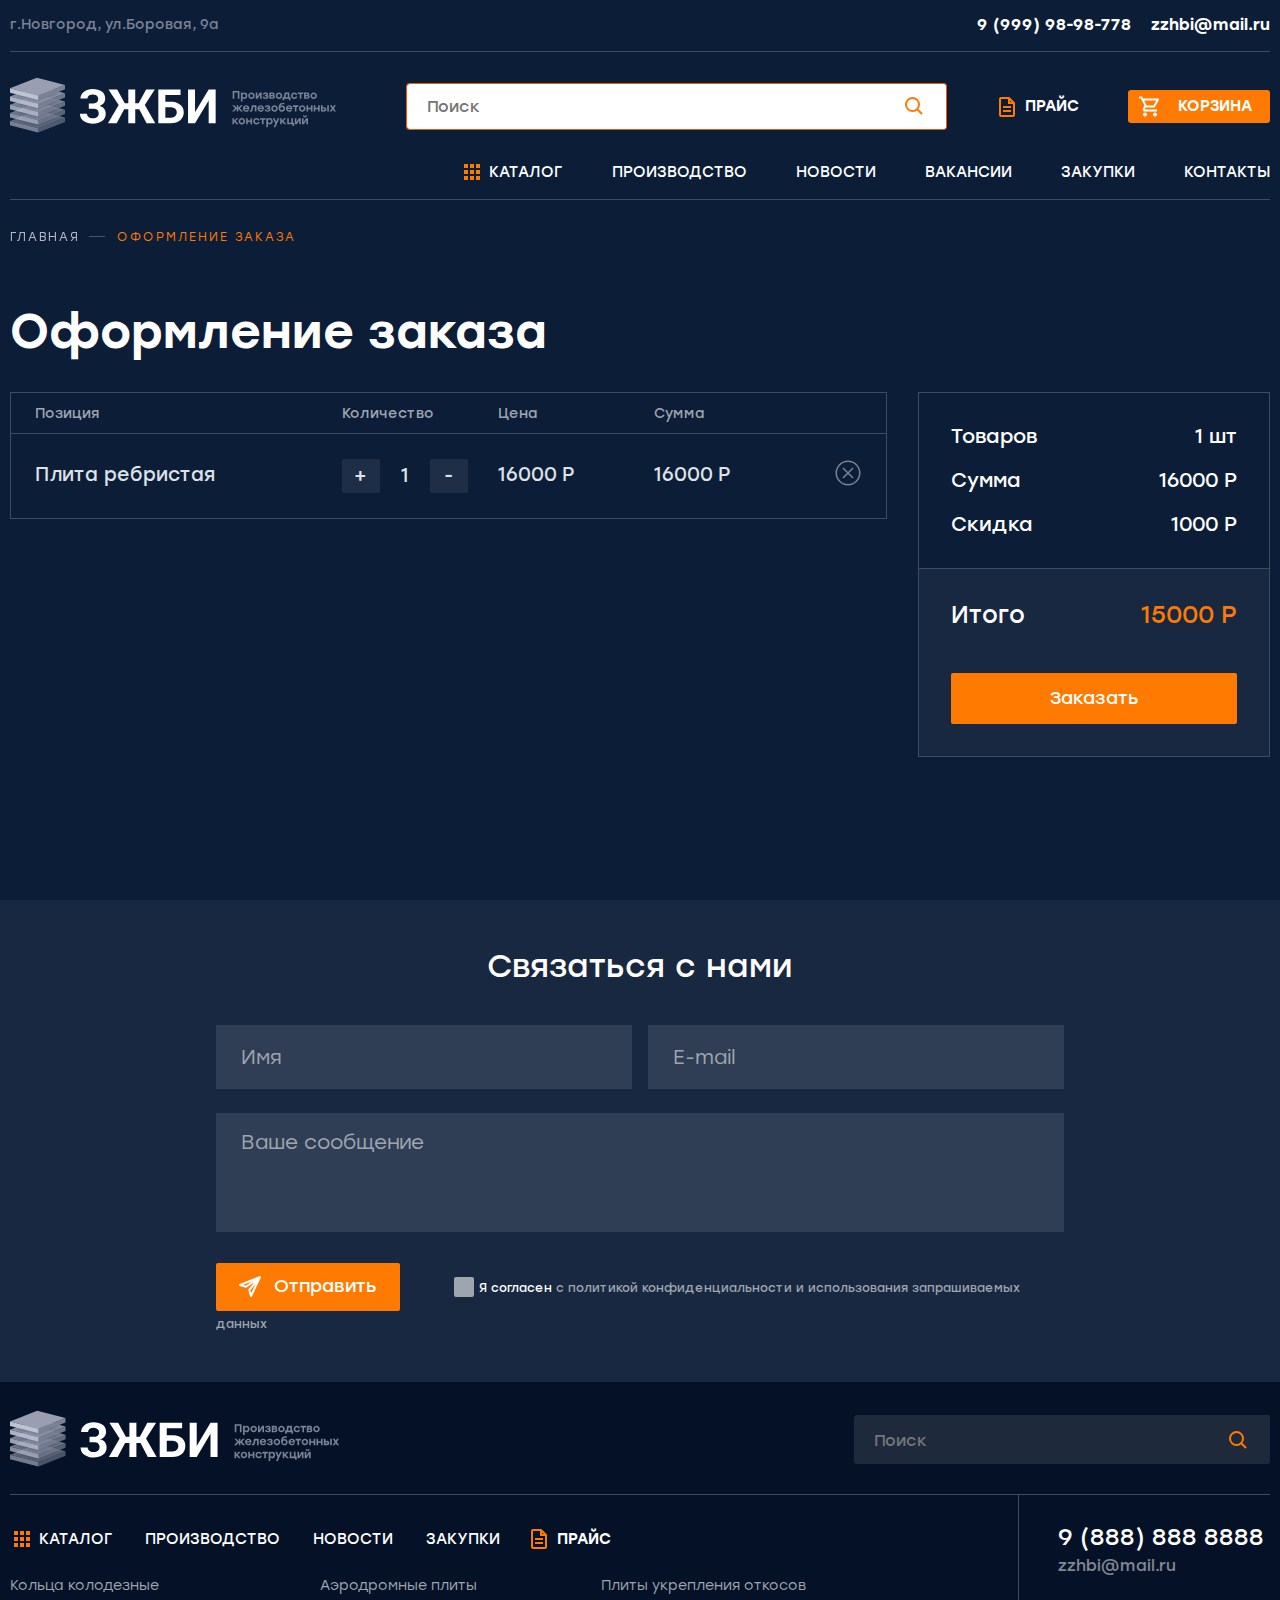
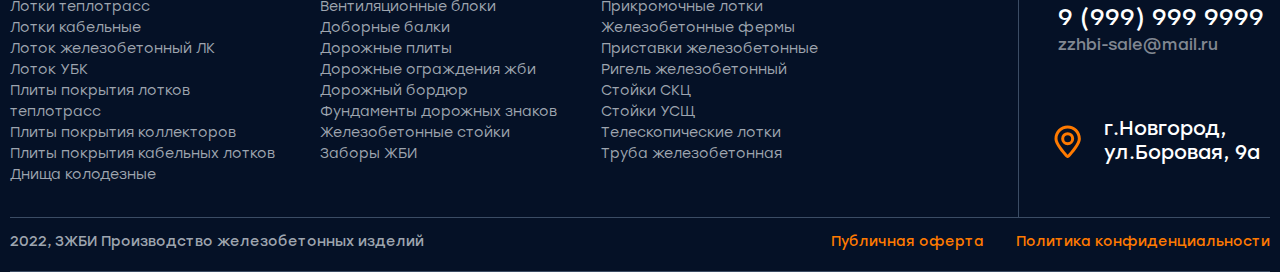
<file: basket-page.html>
<!DOCTYPE html>
<html lang="ru">

<head>
   <meta charset="UTF-8">
   <meta http-equiv="X-UA-Compatible" content="IE=edge">
   <meta name="viewport" content="width=device-width, initial-scale=1.0">
   <title>Корзина</title>
   <link rel="stylesheet" href="css/style.min.css">
</head>

<body>


   <div class="wrapper">
      <div class="btn__up">&uarr;</div>
      <header class="header header-catalog">
         <div class="header__inner">
            <div class="header__page">
               <div class="container">
                  <div class="header__top header__top-catalog">
                     <img class="logo__img-mobile" src="images/logo-mobile.svg" alt="логотип">
                     <p class="header__top-address">
                        г.Новгород, ул.Боровая, 9а
                     </p>
                     <div class="header__top-contacts">
                        <a class="top-contacts__phone" href="tel:99999898778">9 (999) 98-98-778</a>
                        <a class="top-contacts__phone-mobile" href="tel:99999898778">
                           <img class="mobile__phone-img" src="images/icons/phone.svg" alt="иконка мобильного телефона">
                        </a>
                        <a class="top-contacts__mail" href="mailto:zzhbi@mail.ru">zzhbi@mail.ru</a>
                        <a class="top-contacts__mail-mobile" href="mailto:zzhbi@mail.ru">
                           <img class="mobile__mail-img" src="images/icons/mail.svg" alt="иконка эл.почты">
                        </a>
                     </div>
                     <button type="button" class="icon-menu"><span></span></button>
                  </div>
                  <div class="header__body">
                     <div class="header__body-inner">
                        <a class="header__logo-link" href="#">
                           <img class="logo__img" src="images/logo.svg " alt="логотип"
                              data-da=".header__top,1000,first">
                        </a>
                        <div class="header__body-search">
                           <div class="header__body-search-top">
                              <div class="search-header__box" data-da=".menu__list,400,first">
                                 <form class="search-header" action="#">
                                    <input class="search-header__input" type="text" placeholder="Поиск">
                                    <button class="search-header__button" type="submit">
                                       <img class="search-button__img" src="images/icons/search.svg" alt="иконка поиск">
                                    </button>
                                 </form>
                              </div>
                           </div>
                           <div class="header__body-search-bottom">
                              <a class="header__body-price" href="#" data-da=".menu__list,600,first">Прайс</a>
                              <a class="header__basket-btn" href="#" data-da=".menu__list,450,first">Корзина</a>
                           </div>
                        </div>
                     </div>
                  </div>
                  <div class="header__bottom">
                     <nav class="menu">
                        <ul class="menu__list" data-da=".header__top,700,last">
                           <li class="menu__item menu__item-catalog">
                              <a class=" menu__link-catalog" href="#">
                                 <svg width="24" height="24" viewBox="0 0 24 24" fill="none"
                                    xmlns="http://www.w3.org/2000/svg">
                                    <path
                                       d="M5 5H7V7H5V5ZM5 11H7V13H5V11ZM5 17H7V19H5V17ZM11 5H13V7H11V5ZM11 11H13V13H11V11ZM11 17H13V19H11V17ZM17 5H19V7H17V5ZM17 11H19V13H17V11ZM17 17H19V19H17V17Z"
                                       stroke="#FF7A00" stroke-width="2" />
                                 </svg>
                              </a>
                              <a class="menu__link menu__link-catalog" href="catalog.html">
                                 Каталог
                              </a>
                           </li>
                           <li class="menu__item">
                              <a class="menu__link " href="production-page.html">Производство</a>
                           </li>
                           <li class="menu__item">
                              <a class="menu__link" href="news-page.html">Новости</a>
                           </li>
                           <li class="menu__item">
                              <a class="menu__link" href="vacancies.html">Вакансии</a>
                           </li>
                           <li class="menu__item">
                              <a class="menu__link" href="purchases.html">Закупки</a>
                           </li>
                           <li class="menu__item">
                              <a class="menu__link" href="contacts-page.html">Контакты</a>
                           </li>
                        </ul>
                     </nav>
                  </div>
               </div>
            </div>
         </div>
      </header>

      <div class="breadcrumbs">
         <div class="container">
            <div class="breadcrumbs__inner">
               <ul class="breadcrumbs__list mobile-overflow ">
                  <li class="breadcrumbs__list-item">
                     <a class="breadcrumbs__list-item-link breadcrumbs__list-item-link--great "
                        href="index.html">Главная</a>
                  </li>
                  <li class="breadcrumbs__list-item">
                     <span class="breadcrumbs__list-item-link--orange">Оформление заказа</span>
                  </li>
               </ul>
            </div>
         </div>
      </div>

      <main class="main">

         <section class="basket-page">
            <div class="container">
               <div class="pages-big-title__block">
                  <h2 class="section-big__title">
                     Оформление заказа
                  </h2>
               </div>

               <for m class="basket-page__form">
                  <div class="basket-page__body">


                     <div class="basket-page__cart">
                        <div class="cart-header">
                           <div class="cart-header__position" data-da=".cart-product__title,500,first">Позиция</div>
                           <div class="cart-header__quantity" data-da=".count__box,500,first">Количество</div>
                           <div class="cart-header__price" data-da=".cart-product__price-box,500,first">Цена</div>
                           <div class="cart-header__amount" data-da=".cart-product__amount-box,500,first">Сумма</div>
                        </div>

                        <div class="cart-product">
                           <div class="cart-product__title">Плита ребристая
                           </div>
                           <div class="cart-product__count">
                              <div class="count">
                                 <div class="count__box">
                                    <button class="cart-product__button plus" data-id-name="Плита ребристая "
                                       data-action="plus">+</button>
                                    <input class="counter__input" type="number" value="1" min="1" max="100"
                                       data-counter="input">
                                    <button class="cart-product__button minus" data-id-name="Плита ребристая "
                                       data-action="minus">-</button>
                                 </div>
                              </div>
                           </div>
                           <div class="cart-product__price-box">
                              <div class="cart-product__price">16000 </div><span
                                 class="cart-product__price-money">Р</span>
                           </div>
                           <div class="cart-product__amount-box">
                              <div class="cart-product__amount">16000</div><span
                                 class="cart-product__price-money">Р</span>
                           </div>
                           <div class="cart-product__controls">
                              <button type="button" class="cart-product__controls-btn">
                                 <svg width="30" height="30" viewBox="0 0 30 30" fill="none">
                                    <circle cx="15" cy="15" r="11.75" stroke="#7A8396" stroke-width="1.5" />
                                    <path d="M20 10L15 15M15 15L10 20M15 15L20 20M15 15L10 10" stroke="#7A8396"
                                       stroke-width="1.5" />
                                 </svg>
                              </button>
                           </div>
                        </div>

                        <!-- <div class="cart-product">
                           <div class="cart-product__title">Плита плоская
                           </div>
                           <div class="cart-product__count">
                              <div class="count">
                                 <div class="count__box">
                                    <button class="cart-product__button plus" data-id-name="Плита ребристая "
                                       data-action="plus">+</button>
                                    <input class="counter__input" type="number" value="1" min="1" max="100"
                                       data-counter="input">
                                    <button class="cart-product__button minus" data-id-name="Плита ребристая "
                                       data-action="minus">-</button>
                                 </div>
                              </div>
                           </div>
                           <div class="cart-product__price-box">
                              <div class="cart-product__price">13000 </div><span
                                 class="cart-product__price-money">Р</span>
                           </div>
                           <div class="cart-product__amount-box">
                              <div class="cart-product__amount">13000</div><span
                                 class="cart-product__price-money">Р</span>
                           </div>
                           <div class="cart-product__controls">
                              <button type="button" class="cart-product__controls-btn">
                                 <svg width="30" height="30" viewBox="0 0 30 30" fill="none">
                                    <circle cx="15" cy="15" r="11.75" stroke="#7A8396" stroke-width="1.5" />
                                    <path d="M20 10L15 15M15 15L10 20M15 15L20 20M15 15L10 10" stroke="#7A8396"
                                       stroke-width="1.5" />
                                 </svg>
                              </button>
                           </div>
                        </div> -->








                     </div>
                     <div class="basket-page__summary">
                        <div class="summary-top">
                           <div class="summary-top-box">
                              <p class="summary-text">Товаров</p>
                              <span class="summary-number">1 шт</span>
                           </div>
                           <div class="summary-top-box">
                              <p class="summary-text">Сумма</p>
                              <span class="summary-number summary-number__sum">16000 </span>
                           </div>
                           <div class="summary-top-box">
                              <p class="summary-text">Скидка</p>
                              <span class="summary-number summary-number__discont">1000 </span>
                           </div>
                        </div>
                        <div class="summary-bottom">
                           <div class="summary-bottom__box">
                              <p class="summary-bottom__text">Итого</p>
                              <span class="summary-bottom__number summary-bottom__number-total "></span>
                           </div>
                           <!-- <a class="summary-bottom__btn" href="#">Заказать</a> -->
                           <button type="button" class="summary-bottom__btn">Заказать</button>
                        </div>
                     </div>

                  </div>
               </for>



               <div class="basket-page__contacts"></div>
            </div>
   </div>
   </section>




   <section class="contacs">
      <div class="container">
         <div class="contacs__inner">
            <div class="section-title__block contacs-title__block">
               <h2 class="section-title contacs-title">
                  Связаться с нами
               </h2>
            </div>
            <form class="contacs__form" action="#">
               <input class="contacs__input" type="text" placeholder="Имя">
               <input class="contacs__input" type="text" placeholder="E-mail">
               <textarea class="contacs__textarea" placeholder="Ваше сообщение"></textarea>
               <button class="contacs__btn" type="submit">Отправить</button>
               <label class="contacs__label">
                  <input class="contacs__chekbox" type="checkbox">
                  <span class="contacs__chekbox-style"></span>
                  Я согласен
               </label>
               <a class="contacs__chekbox-agreement" href="#">с политикой конфиденциальности и использования
                  запрашиваемых данных</a>
            </form>
         </div>
      </div>
   </section>

   </main>

   <footer class="footer">
      <div class="container">
         <div class="footer__inner">
            <div class="footer__top">
               <a class="footer__logo-link" href="#">
                  <img class="footer__logo" src="images/logo.svg" alt="логотип">
               </a>
               <div class="search-footer__box">
                  <form class="search-footer" action="#">
                     <input class="search-footer__input" type="text" placeholder="Поиск">
                     <button class="search-footer__button" type="submit">
                        <img class="search-button__img" src="images/icons/search.svg" alt="иконка поиск">
                     </button>
                  </form>
               </div>
            </div>

            <div class="footer__body">
               <div class="footer__body-content">
                  <nav class="menu footer__menu ">
                     <ul class="footer-menu__list ">
                        <li class=" menu__item-catalog footer-menu__item footer-menu__item-catalog">
                           <a class=" menu__link-catalog  footer-menu__link-catalog" href="#">
                              <svg width="24" height="24" viewBox="0 0 24 24" fill="none"
                                 xmlns="http://www.w3.org/2000/svg">
                                 <path
                                    d="M5 5H7V7H5V5ZM5 11H7V13H5V11ZM5 17H7V19H5V17ZM11 5H13V7H11V5ZM11 11H13V13H11V11ZM11 17H13V19H11V17ZM17 5H19V7H17V5ZM17 11H19V13H17V11ZM17 17H19V19H17V17Z"
                                    stroke="#FF7A00" stroke-width="2" />
                              </svg>
                           </a>
                           <a class="menu__link footer-menu__link  footer-menu__link-catalog" href="#">
                              Каталог
                           </a>
                        </li>
                        <li class=" footer-menu__item">
                           <a class="menu__link footer-menu__link " href="#">Производство</a>
                        </li>
                        <li class=" footer-menu__item">
                           <a class="menu__link footer-menu__link " href="#">Новости</a>
                        </li>
                        <li class=" footer-menu__item">
                           <a class="menu__link footer-menu__link " href="#">Закупки</a>
                        </li>
                        <li class=" footer-menu__item">
                           <a class="footer-menu__link header__body-price footer__body-price" href="#">Прайс</a>
                        </li>
                     </ul>
                  </nav>

                  <div class="catalog__body catalog__body-actions ">
                     <div class="footer-catalog__items-inner">
                        <div class="catalog__body-inner block" data-spollers="580,max">
                           <button type="button" data-spoller class="catalog-btn block__title">
                              Плиты покрытия
                           </button>
                           <div class="footer__catalog">
                              <ul class="footer-catalog__item footer-catalog__item-left">
                                 <li class="footer-catalog__list">
                                    <a class="footer-catalog__link" href="#">кольца колодезные</a>
                                    <a class="footer-catalog__link" href="#">лотки теплотрасс</a>
                                    <a class="footer-catalog__link" href="#">лотки кабельные</a>
                                    <a class="footer-catalog__link" href="#">Лоток железобетонный ЛК</a>
                                    <a class="footer-catalog__link" href="#">Лоток УБК</a>
                                    <a class="footer-catalog__link" href="#">Плиты покрытия лотков теплотрасс</a>
                                    <a class="footer-catalog__link" href="#">Плиты покрытия коллекторов</a>
                                    <a class="footer-catalog__link" href="#">Плиты покрытия кабельных лотков</a>
                                    <a class="footer-catalog__link" href="#">Днища колодезные</a>
                                 </li>
                              </ul>
                           </div>
                        </div>
                        <div class="catalog__body-inner block" data-spollers="580,max">
                           <button type="button" data-spoller class="catalog-btn block__title">
                              Железобетонные стойки
                           </button>
                           <div class="footer__catalog">
                              <ul class="footer-catalog__item footer-catalog__item-centr">
                                 <li class="footer-catalog__list">
                                    <a class="footer-catalog__link" href="#">Аэродромные плиты</a>
                                    <a class="footer-catalog__link" href="#">Вентиляционные блоки</a>
                                    <a class="footer-catalog__link" href="#">Доборные балки</a>
                                    <a class="footer-catalog__link" href="#">Дорожные плиты</a>
                                    <a class="footer-catalog__link" href="#">Дорожные ограждения жби</a>
                                    <a class="footer-catalog__link" href="#">Дорожный бордюр</a>
                                    <a class="footer-catalog__link" href="#">Фундаменты дорожных знаков</a>
                                    <a class="footer-catalog__link" href="#">Железобетонные стойки</a>
                                    <a class="footer-catalog__link" href="#">Заборы ЖБИ</a>
                                 </li>
                              </ul>
                           </div>
                        </div>
                        <div class="catalog__body-inner block" data-spollers="580,max">
                           <button type="button" data-spoller class="catalog-btn block__title">
                              Плиты укрепления откосов
                           </button>
                           <div class="footer__catalog">
                              <ul class="footer-catalog__item footer-catalog__item-right">
                                 <li class="footer-catalog__list">
                                    <a class="footer-catalog__link" href="#">Плиты укрепления откосов</a>
                                    <a class="footer-catalog__link" href="#">Прикромочные лотки</a>
                                    <a class="footer-catalog__link" href="#">Железобетонные фермы</a>
                                    <a class="footer-catalog__link" href="#">Приставки железобетонные</a>
                                    <a class="footer-catalog__link" href="#">Ригель железобетонный</a>
                                    <a class="footer-catalog__link" href="#">Стойки СКЦ</a>
                                    <a class="footer-catalog__link" href="#">Стойки УСЩ</a>
                                    <a class="footer-catalog__link" href="#">Телескопические лотки</a>
                                    <a class="footer-catalog__link" href="#">Труба железобетонная</a>
                                 </li>
                              </ul>
                           </div>
                        </div>
                     </div>
                  </div>

               </div>
               <div class="footer__body-contacts" data-da=".footer__bottom,820,first">
                  <div class="footer__phone-box">
                     <a class="footer__phone" href="tel:98888888888">9 (888) 888 8888</a>
                     <a class="footer__mail" href="mailto:zzhbi@mail.ru">zzhbi@mail.ru</a>
                  </div>
                  <div class="footer__phone-box">
                     <a class="footer__phone" href="tel:99999999999">9 (999) 999 9999</a>
                     <a class="footer__mail" href="mailto:zzhbi-sale@mail.ru">zzhbi-sale@mail.ru</a>
                  </div>
                  <div class="footer__address">
                     <p class="footer__address-city">г.Новгород, </p>
                     <p class="footer__address-street">ул.Боровая, 9а</p>
                  </div>
               </div>
            </div>
            <div class="footer__bottom">
               <div class="footer__bottom-inner">
                  <p class="copy">2022, ЗЖБИ Производство железобетонных изделий</p>
                  <div class="politics-box">
                     <a class="politics__link" href="#">Публичная оферта</a>
                     <a class="politics__link" href="#">Политика конфиденциальности</a>
                  </div>
               </div>
            </div>
         </div>
      </div>
   </footer>

   </div>

   <script src="https://ajax.googleapis.com/ajax/libs/jquery/3.4.1/jquery.min.js"></script>
   <script src="js/basket.js"></script>
   <script src="js/main.min.js"></script>
</body>

</html>
</file>
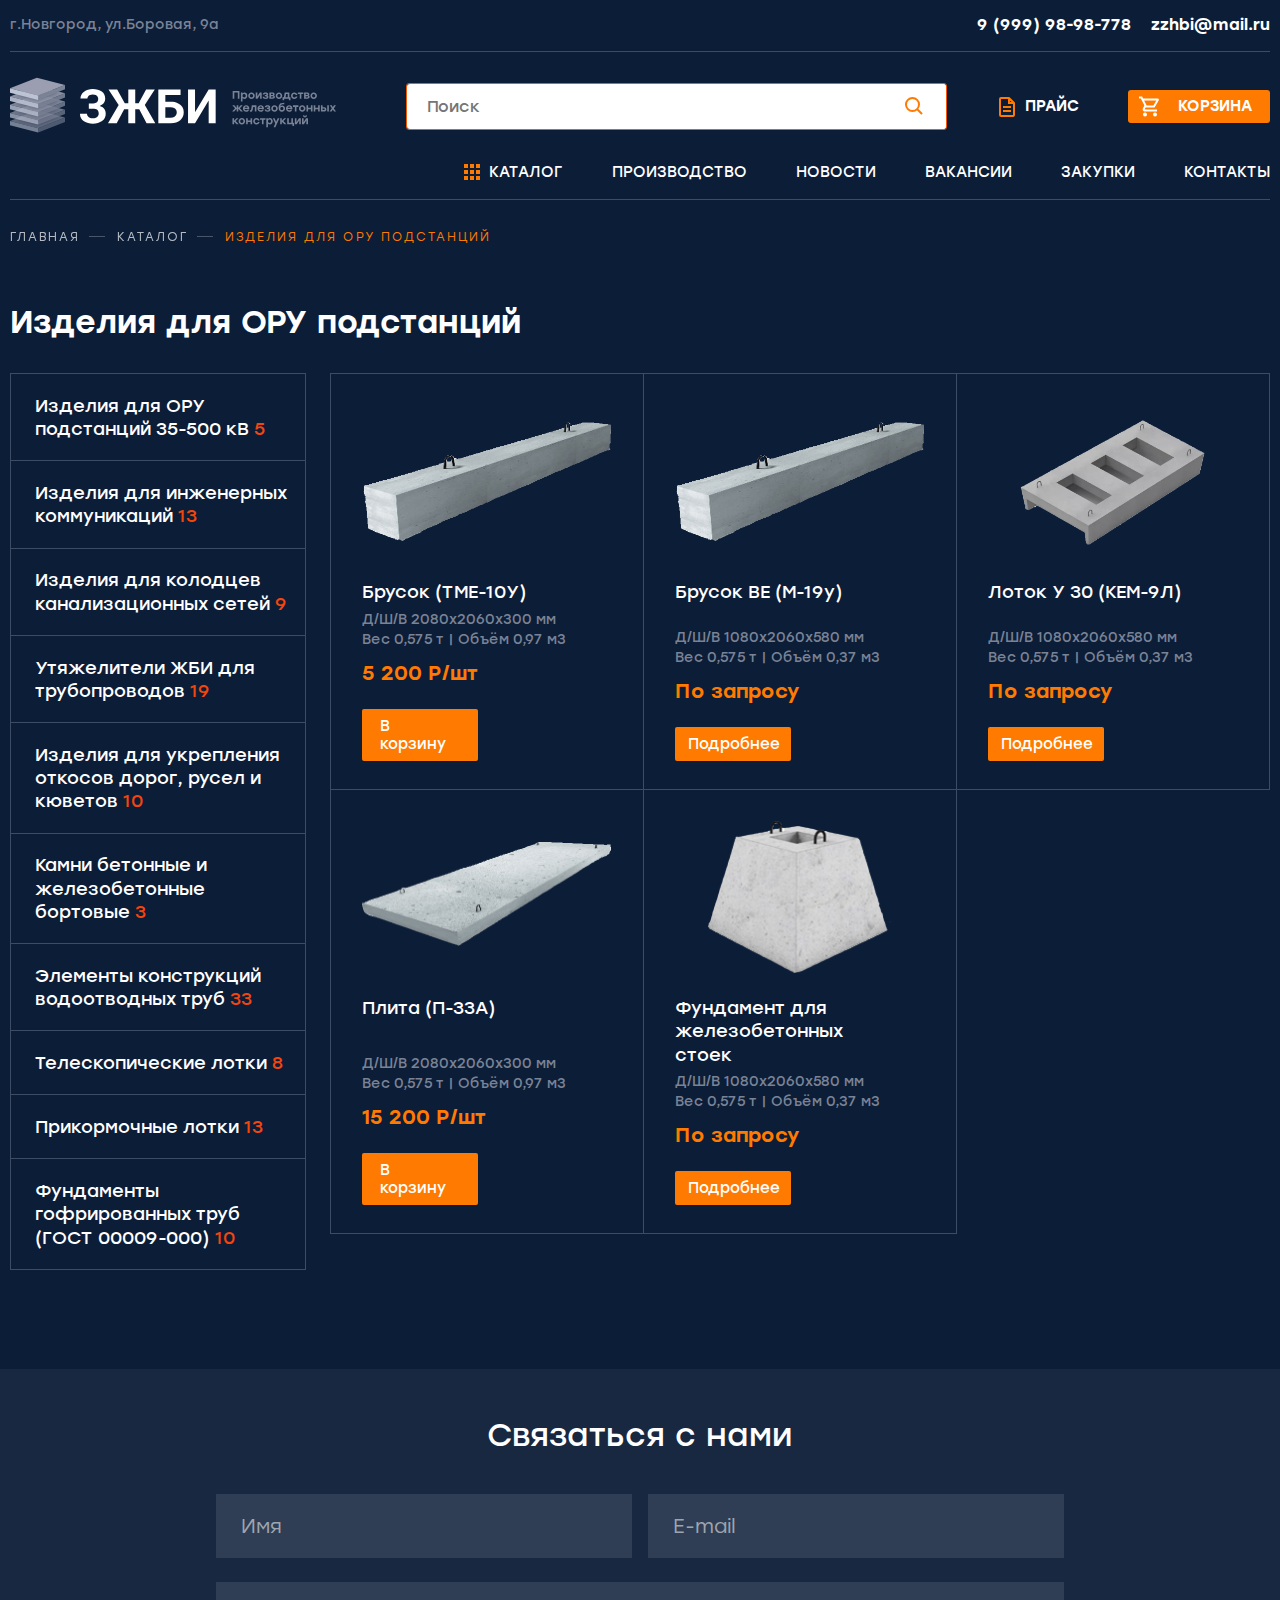
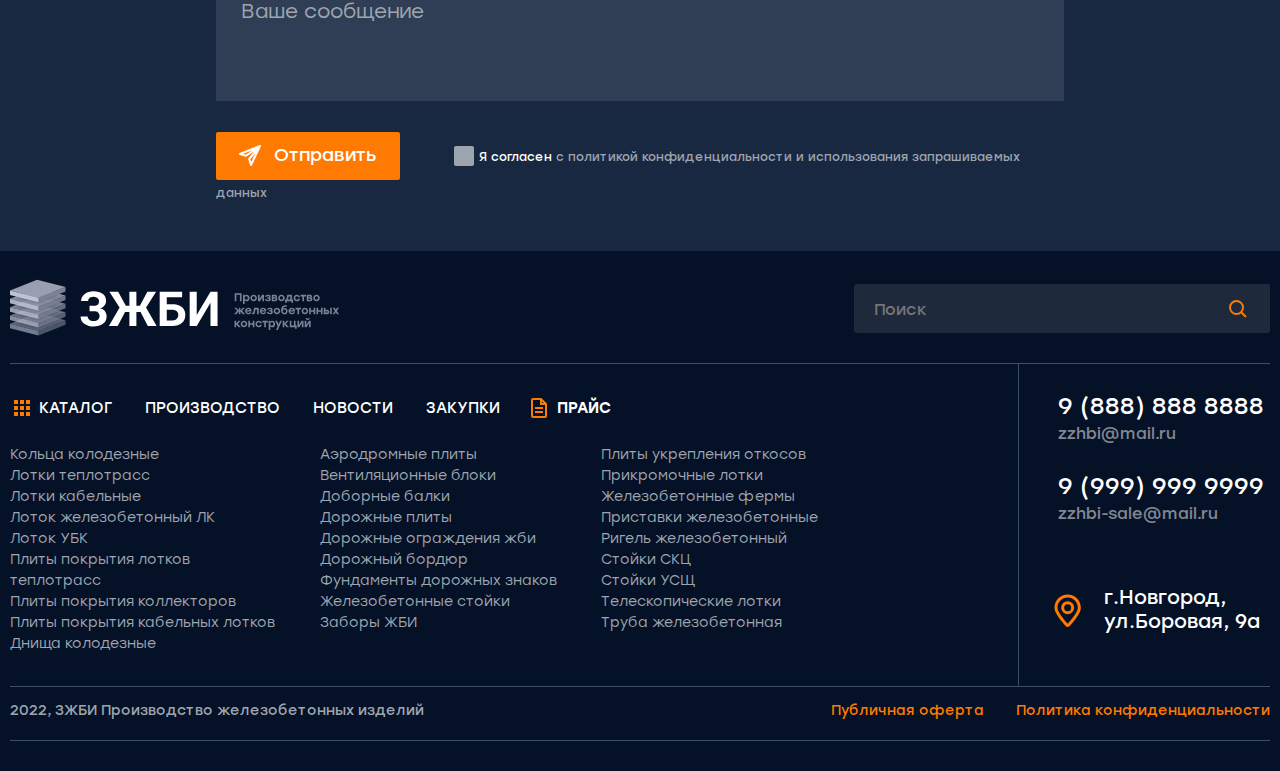
<file: catalog-open.html>
<!DOCTYPE html>
<html lang="ru">

<head>
   <meta charset="UTF-8">
   <meta http-equiv="X-UA-Compatible" content="IE=edge">
   <meta name="viewport" content="width=device-width, initial-scale=1.0">
   <title>Весь каталог</title>
   <link rel="stylesheet" href="css/style.min.css">
</head>

<body>


   <div class="wrapper">
      <div class="btn__up">&uarr;</div>
      <header class="header header-catalog">
         <div class="header__inner">
            <div class="header__page">
               <div class="container">
                  <div class="header__top header__top-catalog">
                     <img class="logo__img-mobile" src="images/logo-mobile.svg" alt="логотип">
                     <p class="header__top-address">
                        г.Новгород, ул.Боровая, 9а
                     </p>
                     <div class="header__top-contacts">
                        <a class="top-contacts__phone" href="tel:99999898778">9 (999) 98-98-778</a>
                        <a class="top-contacts__phone-mobile" href="tel:99999898778">
                           <img class="mobile__phone-img" src="images/icons/phone.svg" alt="иконка мобильного телефона">
                        </a>
                        <a class="top-contacts__mail" href="mailto:zzhbi@mail.ru">zzhbi@mail.ru</a>
                        <a class="top-contacts__mail-mobile" href="mailto:zzhbi@mail.ru">
                           <img class="mobile__mail-img" src="images/icons/mail.svg" alt="иконка эл.почты">
                        </a>
                     </div>
                     <button type="button" class="icon-menu"><span></span></button>
                  </div>
                  <div class="header__body">
                     <div class="header__body-inner">
                        <a class="header__logo-link" href="#">
                           <img class="logo__img" src="images/logo.svg " alt="логотип"
                              data-da=".header__top,1000,first">
                        </a>
                        <div class="header__body-search">
                           <div class="header__body-search-top">
                              <div class="search-header__box" data-da=".menu__list,400,first">
                                 <form class="search-header" action="#">
                                    <input class="search-header__input" type="text" placeholder="Поиск">
                                    <button class="search-header__button" type="submit">
                                       <img class="search-button__img" src="images/icons/search.svg" alt="иконка поиск">
                                    </button>
                                 </form>
                              </div>
                           </div>
                           <div class="header__body-search-bottom">
                              <a class="header__body-price" href="#" data-da=".menu__list,600,first">Прайс</a>
                              <a class="header__basket-btn" href="#" data-da=".menu__list,450,first">Корзина</a>
                           </div>
                        </div>
                     </div>
                  </div>
                  <div class="header__bottom">
                     <nav class="menu">
                        <ul class="menu__list" data-da=".header__top,700,last">
                           <li class="menu__item menu__item-catalog">
                              <a class=" menu__link-catalog" href="#">
                                 <svg width="24" height="24" viewBox="0 0 24 24" fill="none"
                                    xmlns="http://www.w3.org/2000/svg">
                                    <path
                                       d="M5 5H7V7H5V5ZM5 11H7V13H5V11ZM5 17H7V19H5V17ZM11 5H13V7H11V5ZM11 11H13V13H11V11ZM11 17H13V19H11V17ZM17 5H19V7H17V5ZM17 11H19V13H17V11ZM17 17H19V19H17V17Z"
                                       stroke="#FF7A00" stroke-width="2" />
                                 </svg>
                              </a>
                              <a class="menu__link menu__link-catalog" href="catalog.html">
                                 Каталог
                              </a>
                           </li>
                           <li class="menu__item">
                              <a class="menu__link " href="production-page.html">Производство</a>
                           </li>
                           <li class="menu__item">
                              <a class="menu__link" href="news-page.html">Новости</a>
                           </li>
                           <li class="menu__item">
                              <a class="menu__link" href="vacancies.html">Вакансии</a>
                           </li>
                           <li class="menu__item">
                              <a class="menu__link" href="purchases.html">Закупки</a>
                           </li>
                           <li class="menu__item">
                              <a class="menu__link" href="contacts-page.html">Контакты</a>
                           </li>
                        </ul>
                     </nav>
                  </div>
               </div>
            </div>
         </div>
      </header>

      <div class="breadcrumbs">
         <div class="container">
            <div class="breadcrumbs__inner">
               <ul class="breadcrumbs__list mobile-overflow ">
                  <li class="breadcrumbs__list-item">
                     <a class="breadcrumbs__list-item-link breadcrumbs__list-item-link--great "
                        href="index.html">Главная</a>
                  </li>
                  <li class="breadcrumbs__list-item">
                     <a class="breadcrumbs__list-item-link breadcrumbs__list-item-link--great "
                        href="catalog.html">Каталог</a>
                  </li>
                  <li class="breadcrumbs__list-item">
                     <span class="breadcrumbs__list-item-link--orange">Изделия для ОРУ подстанций</span>
                  </li>
               </ul>
            </div>
         </div>
      </div>

      <main class="main">

         <section class="catalog-pages catalog__open-pages">
            <div class="container">
               <div class="pages-big-title__block">
                  <h2 class="section-big__title catalog-open__big-title">
                     Изделия для ОРУ подстанций
                  </h2>
               </div>
               <div class="catalog__open-body">
                  <aside class="catalog__open-body-aside">
                     <div class="catalog-open__spoller-box">
                        <div class="catalog-open__body-inner block" data-spollers="600,max">
                           <button type="button" data-spoller class="catalog-open__btn block__title">
                              КАТАЛОГ
                           </button>
                           <div class="aside__inner">
                              <ul class="aside__list">
                                 <li class="aside__item">
                                    <a class="aside__list" href="#">
                                       <h3 class="card__title aside-card__title">
                                          Изделия для ОРУ подстанций 35-500 кВ
                                          <span class="orange-number">
                                             5
                                          </span>
                                       </h3>
                                    </a>
                                 </li>
                                 <li class="aside__item">
                                    <a class="aside__list" href="#">
                                       <h3 class="card__title aside-card__title">
                                          Изделия для инженерных коммуникаций
                                          <span class="orange-number">
                                             13
                                          </span>
                                       </h3>
                                    </a>
                                 </li>
                                 <li class="aside__item">
                                    <a class="aside__list" href="#">
                                       <h3 class="card__title aside-card__title">
                                          Изделия для колодцев канализационных сетей
                                          <span class="orange-number">
                                             9
                                          </span>
                                       </h3>
                                    </a>
                                 </li>
                                 <li class="aside__item">
                                    <a class="aside__list" href="#">
                                       <h3 class="card__title aside-card__title">
                                          Утяжелители ЖБИ для трубопроводов
                                          <span class="orange-number">
                                             19
                                          </span>
                                       </h3>
                                    </a>
                                 </li>
                                 <li class="aside__item">
                                    <a class="aside__list" href="#">
                                       <h3 class="card__title aside-card__title">
                                          Изделия для укрепления откосов дорог, русел и кюветов
                                          <span class="orange-number">
                                             10
                                          </span>
                                       </h3>
                                    </a>
                                 </li>
                                 <li class="aside__item">
                                    <a class="aside__list" href="#">
                                       <h3 class="card__title aside-card__title">
                                          Камни бетонные и железобетонные бортовые
                                          <span class="orange-number">
                                             3
                                          </span>
                                       </h3>
                                    </a>
                                 </li>
                                 <li class="aside__item">
                                    <a class="aside__list" href="#">
                                       <h3 class="card__title aside-card__title">
                                          Элементы конструкций водоотводных труб
                                          <span class="orange-number">
                                             33
                                          </span>
                                       </h3>
                                    </a>
                                 </li>
                                 <li class="aside__item">
                                    <a class="aside__list" href="#">
                                       <h3 class="card__title aside-card__title">
                                          Телескопические лотки
                                          <span class="orange-number">
                                             8
                                          </span>
                                       </h3>
                                    </a>
                                 </li>
                                 <li class="aside__item">
                                    <a class="aside__list" href="#">
                                       <h3 class="card__title aside-card__title">
                                          Прикормочные лотки
                                          <span class="orange-number">
                                             13
                                          </span>
                                       </h3>
                                    </a>
                                 </li>
                                 <li class="aside__item">
                                    <a class="aside__list" href="#">
                                       <h3 class="card__title aside-card__title">
                                          Фундаменты гофрированных труб (ГОСТ 00009-000)
                                          <span class="orange-number">
                                             10
                                          </span>
                                       </h3>
                                    </a>
                                 </li>
                              </ul>
                           </div>
                        </div>
                     </div>
                  </aside>
                  <div class="catalog__card-items catalog-open__card-items">
                     <div class="catalog__item-card   catalog__open-item-card">
                        <div class="catalog-card__item ">
                           <a class="catalog-card__picture" href="#">
                              <img class="card__images" src="images/catalog-open/1.png" alt="изображение ">
                           </a>
                           <div class="catalog-card__body">
                              <a class="catalog-card__sale-wrapper" href="#">
                                 <h3 class="card__title catalog-open__title">Брусок (ТМЕ-10У)</h3>
                                 <div class="card__description">
                                    <div class="card__description-size">
                                       Д/Ш/В 2080х2060х300 мм
                                    </div>
                                    <span class="card__description-weight">Вес 0,575 т |</span>
                                    <span class="card__description-volume">Объём 0,97 м3</span>
                                    <p class="card__price">
                                       5 200 Р/шт
                                    </p>
                                    <p class="card__price-request">
                                       По запросу
                                    </p>
                                 </div>
                              </a>
                              <a class="card__btn" href="#">В корзину</a>
                              <a class="card__btn-request" href="#">Подробнее</a>
                           </div>
                        </div>
                     </div>
                     <div class="catalog__item-card catalog__open-item-card">
                        <div class="catalog-card__item    card__price-not-available  ">
                           <a class="catalog-card__picture" href="#">
                              <img class="card__images" src="images/catalog-open/2.png" alt="изображение ">
                           </a>
                           <div class="catalog-card__body">
                              <a class="catalog-card__sale-wrapper" href="#">
                                 <h3 class="card__title catalog-open__title">Брусок ВЕ (М-19у)</h3>
                                 <div class="card__description">
                                    <div class="card__description-size">
                                       Д/Ш/В 1080х2060х580 мм
                                    </div>
                                    <span class="card__description-weight">Вес 0,575 т |</span>
                                    <span class="card__description-volume">Объём 0,37 м3</span>
                                    <p class="card__price">
                                       15 200 Р/шт
                                    </p>
                                    <p class="card__price-request">
                                       По запросу
                                    </p>
                                 </div>
                              </a>
                              <a class="card__btn" href="#">В корзину</a>
                              <a class="card__btn-request" href="#">Подробнее</a>
                           </div>
                        </div>
                     </div>
                     <div class="catalog__item-card catalog__open-item-card">
                        <div class="catalog-card__item    card__price-not-available  ">
                           <a class="catalog-card__picture" href="#">
                              <img class="card__images" src="images/catalog-open/3.png" alt="изображение ">
                           </a>
                           <div class="catalog-card__body">
                              <a class="catalog-card__sale-wrapper" href="#">
                                 <h3 class="card__title catalog-open__title">Лоток У 30 (КЕМ-9Л)</h3>
                                 <div class="card__description">
                                    <div class="card__description-size">
                                       Д/Ш/В 1080х2060х580 мм
                                    </div>
                                    <span class="card__description-weight">Вес 0,575 т |</span>
                                    <span class="card__description-volume">Объём 0,37 м3</span>
                                    <p class="card__price">
                                       15 200 Р/шт
                                    </p>
                                    <p class="card__price-request">
                                       По запросу
                                    </p>
                                 </div>
                              </a>
                              <a class="card__btn" href="#">В корзину</a>
                              <a class="card__btn-request" href="#">Подробнее</a>
                           </div>
                        </div>
                     </div>
                     <div class="catalog__item-card   catalog__open-item-card">
                        <div class="catalog-card__item ">
                           <a class="catalog-card__picture" href="#">
                              <img class="card__images" src="images/catalog-open/4.png" alt="изображение ">
                           </a>
                           <div class="catalog-card__body">
                              <a class="catalog-card__sale-wrapper" href="#">
                                 <h3 class="card__title catalog-open__title">Плита (П-33А)</h3>
                                 <div class="card__description">
                                    <div class="card__description-size">
                                       Д/Ш/В 2080х2060х300 мм
                                    </div>
                                    <span class="card__description-weight">Вес 0,575 т |</span>
                                    <span class="card__description-volume">Объём 0,97 м3</span>
                                    <p class="card__price">
                                       15 200 Р/шт
                                    </p>
                                    <p class="card__price-request">
                                       По запросу
                                    </p>
                                 </div>
                              </a>
                              <a class="card__btn" href="#">В корзину</a>
                              <a class="card__btn-request" href="#">Подробнее</a>
                           </div>
                        </div>
                     </div>
                     <div class="catalog__item-card catalog__open-item-card">
                        <div class="catalog-card__item    card__price-not-available  ">
                           <a class="catalog-card__picture" href="#">
                              <img class="card__images" src="images/catalog-open/5.png" alt="изображение ">
                           </a>
                           <div class="catalog-card__body">
                              <a class="catalog-card__sale-wrapper" href="#">
                                 <h3 class="card__title catalog-open__title">Фундамент для железобетонных стоек </h3>
                                 <div class="card__description">
                                    <div class="card__description-size">
                                       Д/Ш/В 1080х2060х580 мм
                                    </div>
                                    <span class="card__description-weight">Вес 0,575 т |</span>
                                    <span class="card__description-volume">Объём 0,37 м3</span>
                                    <p class="card__price">
                                       15 200 Р/шт
                                    </p>
                                    <p class="card__price-request">
                                       По запросу
                                    </p>
                                 </div>
                              </a>
                              <a class="card__btn" href="#">В корзину</a>
                              <a class="card__btn-request" href="#">Подробнее</a>
                           </div>
                        </div>
                     </div>
                  </div>
               </div>
            </div>
         </section>

         <section class="contacs">
            <div class="container">
               <div class="contacs__inner">
                  <div class="section-title__block contacs-title__block">
                     <h2 class="section-title contacs-title">
                        Связаться с нами
                     </h2>
                  </div>
                  <form class="contacs__form" action="#">
                     <input class="contacs__input" type="text" placeholder="Имя">
                     <input class="contacs__input" type="text" placeholder="E-mail">
                     <textarea class="contacs__textarea" placeholder="Ваше сообщение"></textarea>
                     <button class="contacs__btn" type="submit">Отправить</button>
                     <label class="contacs__label">
                        <input class="contacs__chekbox" type="checkbox">
                        <span class="contacs__chekbox-style"></span>
                        Я согласен
                     </label>
                     <a class="contacs__chekbox-agreement" href="#">с политикой конфиденциальности и использования
                        запрашиваемых данных</a>
                  </form>
               </div>
            </div>
         </section>

      </main>

      <footer class="footer">
         <div class="container">
            <div class="footer__inner">
               <div class="footer__top">
                  <a class="footer__logo-link" href="#">
                     <img class="footer__logo" src="images/logo.svg" alt="логотип">
                  </a>
                  <div class="search-footer__box">
                     <form class="search-footer" action="#">
                        <input class="search-footer__input" type="text" placeholder="Поиск">
                        <button class="search-footer__button" type="submit">
                           <img class="search-button__img" src="images/icons/search.svg" alt="иконка поиск">
                        </button>
                     </form>
                  </div>
               </div>
               <div class="footer__body">
                  <div class="footer__body-content">
                     <nav class="menu footer__menu ">
                        <ul class="footer-menu__list ">
                           <li class=" menu__item-catalog footer-menu__item footer-menu__item-catalog">
                              <a class=" menu__link-catalog  footer-menu__link-catalog" href="#">
                                 <svg width="24" height="24" viewBox="0 0 24 24" fill="none"
                                    xmlns="http://www.w3.org/2000/svg">
                                    <path
                                       d="M5 5H7V7H5V5ZM5 11H7V13H5V11ZM5 17H7V19H5V17ZM11 5H13V7H11V5ZM11 11H13V13H11V11ZM11 17H13V19H11V17ZM17 5H19V7H17V5ZM17 11H19V13H17V11ZM17 17H19V19H17V17Z"
                                       stroke="#FF7A00" stroke-width="2" />
                                 </svg>
                              </a>
                              <a class="menu__link footer-menu__link  footer-menu__link-catalog" href="#">
                                 Каталог
                              </a>
                           </li>
                           <li class=" footer-menu__item">
                              <a class="menu__link footer-menu__link " href="#">Производство</a>
                           </li>
                           <li class=" footer-menu__item">
                              <a class="menu__link footer-menu__link " href="#">Новости</a>
                           </li>
                           <li class=" footer-menu__item">
                              <a class="menu__link footer-menu__link " href="#">Закупки</a>
                           </li>
                           <li class=" footer-menu__item">
                              <a class="footer-menu__link header__body-price footer__body-price" href="#">Прайс</a>
                           </li>
                        </ul>
                     </nav>
                     <div class="catalog__body catalog__body-actions ">
                        <div class="footer-catalog__items-inner">
                           <div class="catalog__body-inner block" data-spollers="580,max">
                              <button type="button" data-spoller class="catalog-btn block__title">
                                 Плиты покрытия
                              </button>
                              <div class="footer__catalog">
                                 <ul class="footer-catalog__item footer-catalog__item-left">
                                    <li class="footer-catalog__list">
                                       <a class="footer-catalog__link" href="#">кольца колодезные</a>
                                       <a class="footer-catalog__link" href="#">лотки теплотрасс</a>
                                       <a class="footer-catalog__link" href="#">лотки кабельные</a>
                                       <a class="footer-catalog__link" href="#">Лоток железобетонный ЛК</a>
                                       <a class="footer-catalog__link" href="#">Лоток УБК</a>
                                       <a class="footer-catalog__link" href="#">Плиты покрытия лотков теплотрасс</a>
                                       <a class="footer-catalog__link" href="#">Плиты покрытия коллекторов</a>
                                       <a class="footer-catalog__link" href="#">Плиты покрытия кабельных лотков</a>
                                       <a class="footer-catalog__link" href="#">Днища колодезные</a>
                                    </li>
                                 </ul>
                              </div>
                           </div>
                           <div class="catalog__body-inner block" data-spollers="580,max">
                              <button type="button" data-spoller class="catalog-btn block__title">
                                 Железобетонные стойки
                              </button>
                              <div class="footer__catalog">
                                 <ul class="footer-catalog__item footer-catalog__item-centr">
                                    <li class="footer-catalog__list">
                                       <a class="footer-catalog__link" href="#">Аэродромные плиты</a>
                                       <a class="footer-catalog__link" href="#">Вентиляционные блоки</a>
                                       <a class="footer-catalog__link" href="#">Доборные балки</a>
                                       <a class="footer-catalog__link" href="#">Дорожные плиты</a>
                                       <a class="footer-catalog__link" href="#">Дорожные ограждения жби</a>
                                       <a class="footer-catalog__link" href="#">Дорожный бордюр</a>
                                       <a class="footer-catalog__link" href="#">Фундаменты дорожных знаков</a>
                                       <a class="footer-catalog__link" href="#">Железобетонные стойки</a>
                                       <a class="footer-catalog__link" href="#">Заборы ЖБИ</a>
                                    </li>
                                 </ul>
                              </div>
                           </div>
                           <div class="catalog__body-inner block" data-spollers="580,max">
                              <button type="button" data-spoller class="catalog-btn block__title">
                                 Плиты укрепления откосов
                              </button>
                              <div class="footer__catalog">
                                 <ul class="footer-catalog__item footer-catalog__item-right">
                                    <li class="footer-catalog__list">
                                       <a class="footer-catalog__link" href="#">Плиты укрепления откосов</a>
                                       <a class="footer-catalog__link" href="#">Прикромочные лотки</a>
                                       <a class="footer-catalog__link" href="#">Железобетонные фермы</a>
                                       <a class="footer-catalog__link" href="#">Приставки железобетонные</a>
                                       <a class="footer-catalog__link" href="#">Ригель железобетонный</a>
                                       <a class="footer-catalog__link" href="#">Стойки СКЦ</a>
                                       <a class="footer-catalog__link" href="#">Стойки УСЩ</a>
                                       <a class="footer-catalog__link" href="#">Телескопические лотки</a>
                                       <a class="footer-catalog__link" href="#">Труба железобетонная</a>
                                    </li>
                                 </ul>
                              </div>
                           </div>
                        </div>
                     </div>
                  </div>
                  <div class="footer__body-contacts" data-da=".footer__bottom,820,first">
                     <div class="footer__phone-box">
                        <a class="footer__phone" href="tel:98888888888">9 (888) 888 8888</a>
                        <a class="footer__mail" href="mailto:zzhbi@mail.ru">zzhbi@mail.ru</a>
                     </div>
                     <div class="footer__phone-box">
                        <a class="footer__phone" href="tel:99999999999">9 (999) 999 9999</a>
                        <a class="footer__mail" href="mailto:zzhbi-sale@mail.ru">zzhbi-sale@mail.ru</a>
                     </div>
                     <div class="footer__address">
                        <p class="footer__address-city">г.Новгород, </p>
                        <p class="footer__address-street">ул.Боровая, 9а</p>
                     </div>
                  </div>
               </div>
               <div class="footer__bottom">
                  <div class="footer__bottom-inner">
                     <p class="copy">2022, ЗЖБИ Производство железобетонных изделий</p>
                     <div class="politics-box">
                        <a class="politics__link" href="#">Публичная оферта</a>
                        <a class="politics__link" href="#">Политика конфиденциальности</a>
                     </div>
                  </div>
               </div>
            </div>
         </div>
      </footer>

   </div>

   <script src="https://ajax.googleapis.com/ajax/libs/jquery/3.4.1/jquery.min.js"></script>
   <script src="js/main.min.js"></script>
</body>

</html>
</file>
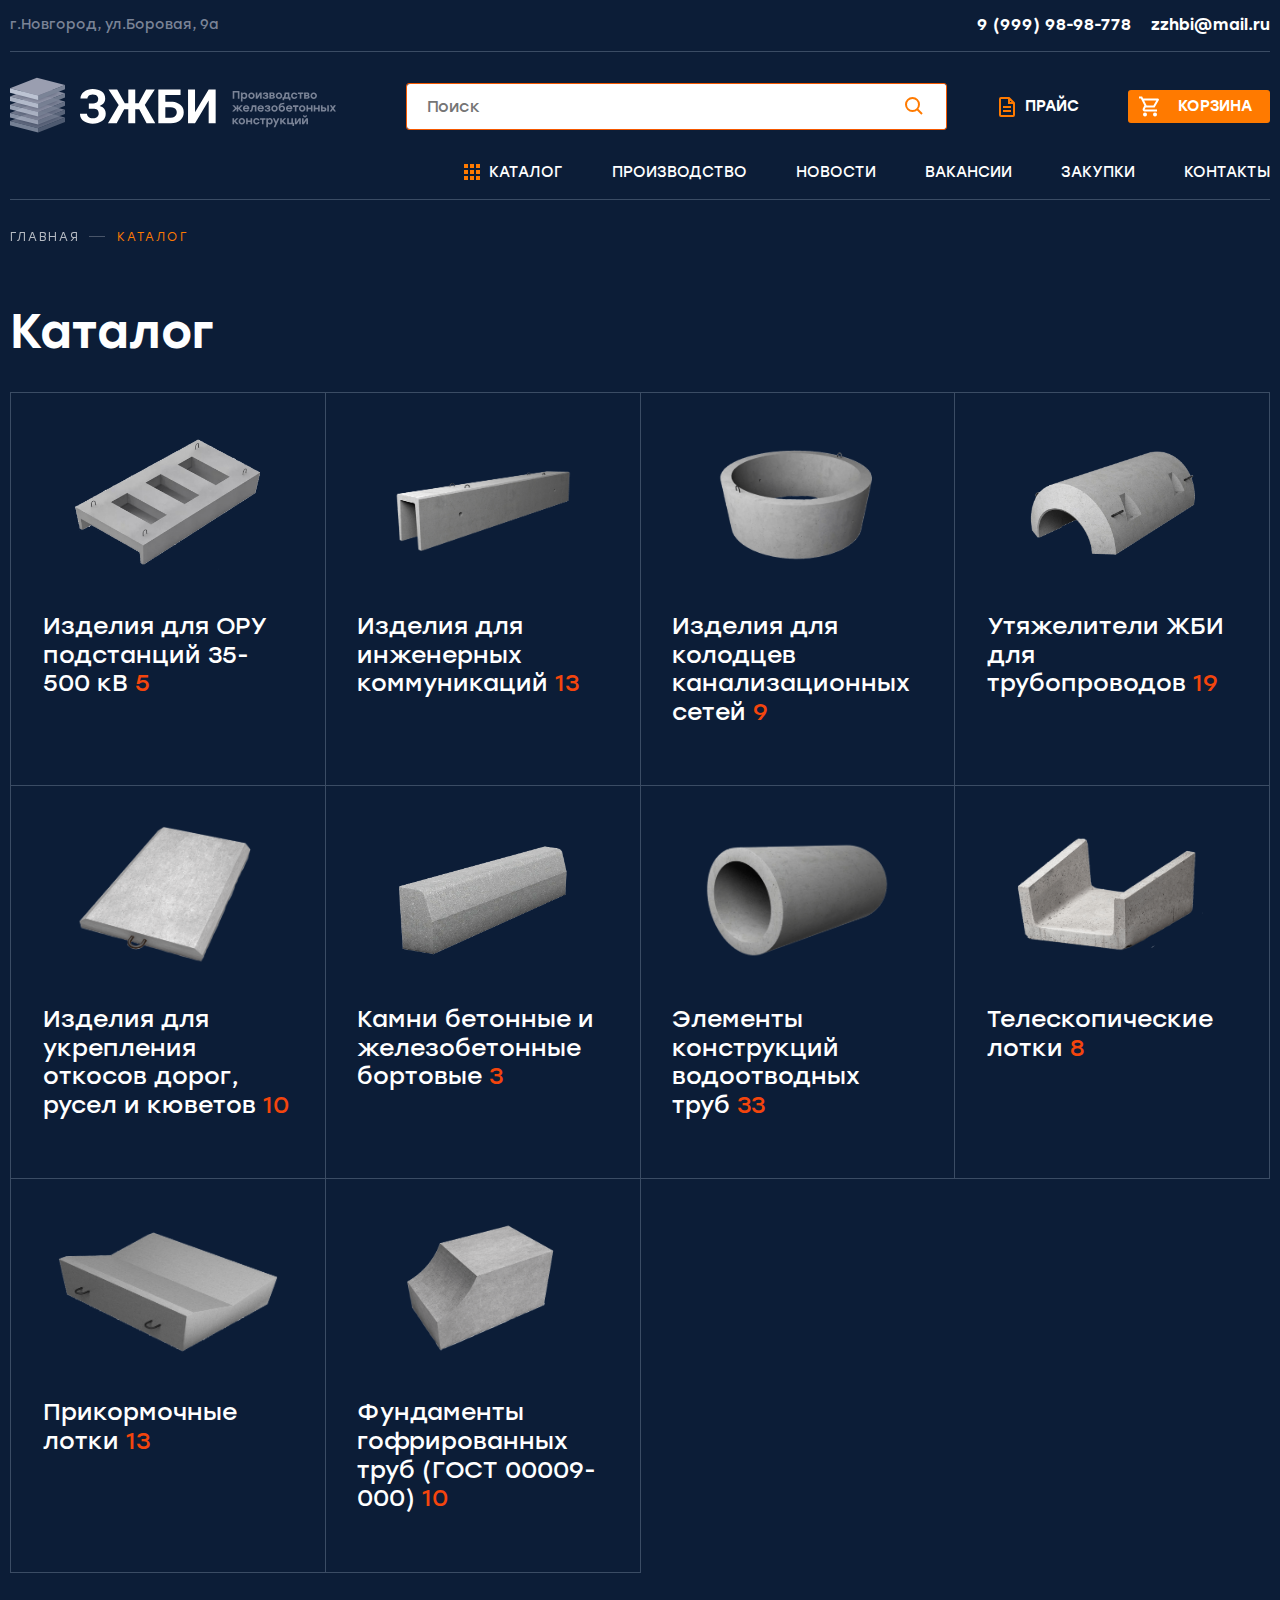
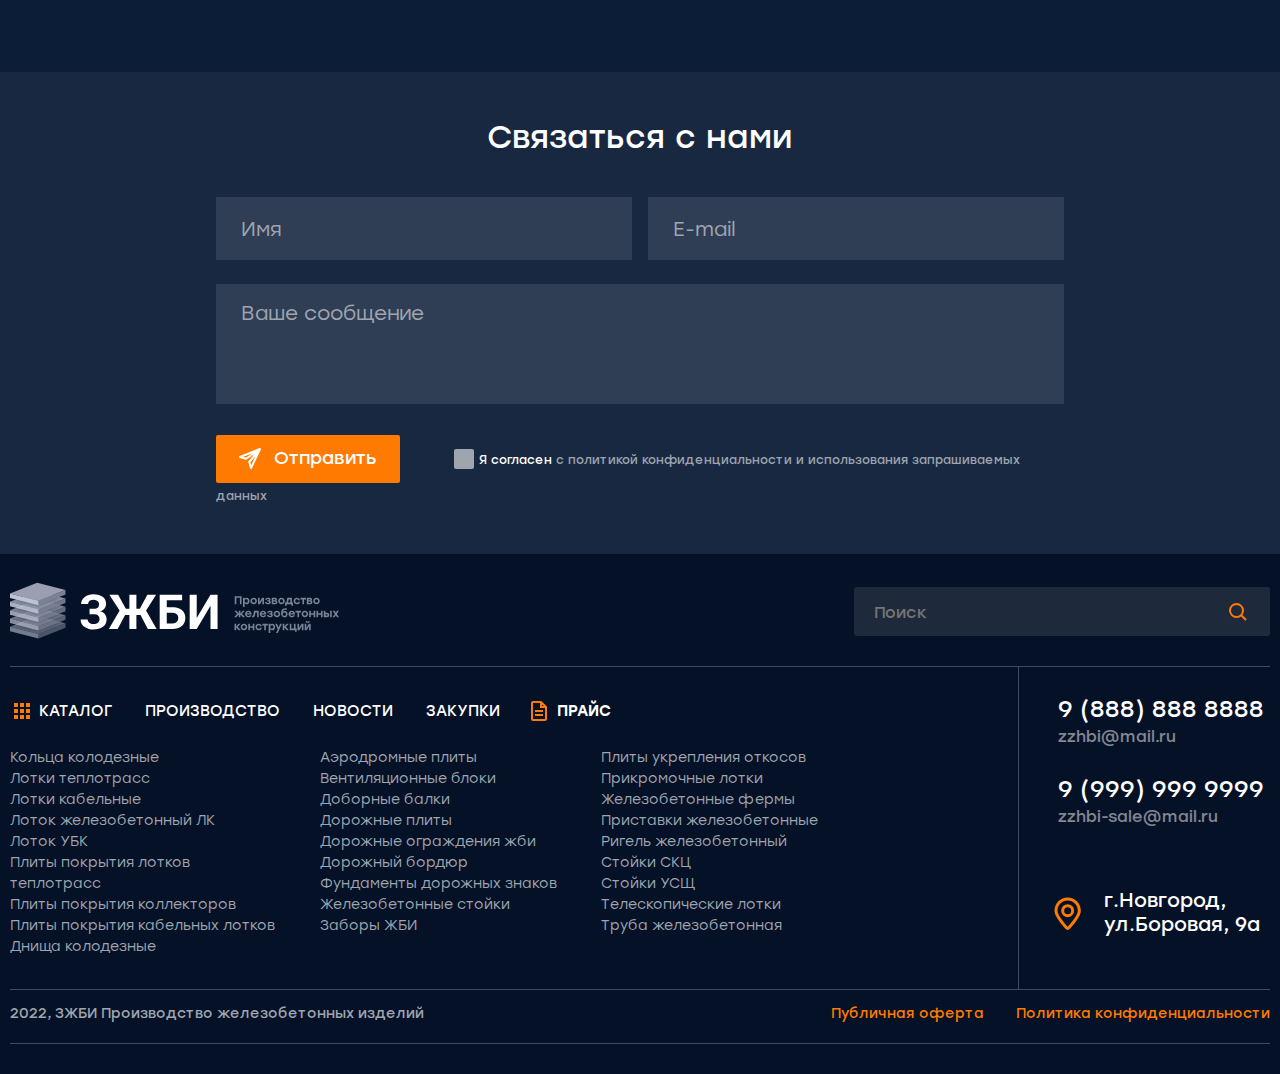
<file: catalog.html>
<!DOCTYPE html>
<html lang="ru">

<head>
   <meta charset="UTF-8">
   <meta http-equiv="X-UA-Compatible" content="IE=edge">
   <meta name="viewport" content="width=device-width, initial-scale=1.0">
   <title>Каталог</title>
   <link rel="stylesheet" href="css/style.min.css">
</head>

<body>


   <div class="wrapper">
      <div class="btn__up">&uarr;</div>
      <header class="header header-catalog">
         <div class="header__inner">
            <div class="header__page">
               <div class="container">
                  <div class="header__top header__top-catalog">
                     <img class="logo__img-mobile" src="images/logo-mobile.svg" alt="логотип">
                     <p class="header__top-address">
                        г.Новгород, ул.Боровая, 9а
                     </p>
                     <div class="header__top-contacts">
                        <a class="top-contacts__phone" href="tel:99999898778">9 (999) 98-98-778</a>
                        <a class="top-contacts__phone-mobile" href="tel:99999898778">
                           <img class="mobile__phone-img" src="images/icons/phone.svg" alt="иконка мобильного телефона">
                        </a>
                        <a class="top-contacts__mail" href="mailto:zzhbi@mail.ru">zzhbi@mail.ru</a>
                        <a class="top-contacts__mail-mobile" href="mailto:zzhbi@mail.ru">
                           <img class="mobile__mail-img" src="images/icons/mail.svg" alt="иконка эл.почты">
                        </a>
                     </div>
                     <button type="button" class="icon-menu"><span></span></button>
                  </div>
                  <div class="header__body">
                     <div class="header__body-inner">
                        <a class="header__logo-link" href="#">
                           <img class="logo__img" src="images/logo.svg " alt="логотип"
                              data-da=".header__top,1000,first">
                        </a>
                        <div class="header__body-search">
                           <div class="header__body-search-top">
                              <div class="search-header__box" data-da=".menu__list,400,first">
                                 <form class="search-header" action="#">
                                    <input class="search-header__input" type="text" placeholder="Поиск">
                                    <button class="search-header__button" type="submit">
                                       <img class="search-button__img" src="images/icons/search.svg" alt="иконка поиск">
                                    </button>
                                 </form>
                              </div>
                           </div>
                           <div class="header__body-search-bottom">
                              <a class="header__body-price" href="#" data-da=".menu__list,600,first">Прайс</a>
                              <a class="header__basket-btn" href="#" data-da=".menu__list,450,first">Корзина</a>
                           </div>
                        </div>
                     </div>
                  </div>
                  <div class="header__bottom">
                     <nav class="menu">
                        <ul class="menu__list" data-da=".header__top,700,last">
                           <li class="menu__item menu__item-catalog">
                              <a class=" menu__link-catalog" href="#">
                                 <svg width="24" height="24" viewBox="0 0 24 24" fill="none"
                                    xmlns="http://www.w3.org/2000/svg">
                                    <path
                                       d="M5 5H7V7H5V5ZM5 11H7V13H5V11ZM5 17H7V19H5V17ZM11 5H13V7H11V5ZM11 11H13V13H11V11ZM11 17H13V19H11V17ZM17 5H19V7H17V5ZM17 11H19V13H17V11ZM17 17H19V19H17V17Z"
                                       stroke="#FF7A00" stroke-width="2" />
                                 </svg>
                              </a>
                              <a class="menu__link menu__link-catalog" href="catalog.html">
                                 Каталог
                              </a>
                           </li>
                           <li class="menu__item">
                              <a class="menu__link " href="production-page.html">Производство</a>
                           </li>
                           <li class="menu__item">
                              <a class="menu__link" href="news-page.html">Новости</a>
                           </li>
                           <li class="menu__item">
                              <a class="menu__link" href="vacancies.html">Вакансии</a>
                           </li>
                           <li class="menu__item">
                              <a class="menu__link" href="purchases.html">Закупки</a>
                           </li>
                           <li class="menu__item">
                              <a class="menu__link" href="contacts-page.html">Контакты</a>
                           </li>
                        </ul>
                     </nav>
                  </div>
               </div>
            </div>
         </div>
      </header>

      <div class="breadcrumbs">
         <div class="container">
            <div class="breadcrumbs__inner">
               <ul class="breadcrumbs__list mobile-overflow ">
                  <li class="breadcrumbs__list-item">
                     <a class="breadcrumbs__list-item-link breadcrumbs__list-item-link--great "
                        href="index.html">Главная</a>
                  </li>
                  <li class="breadcrumbs__list-item">
                     <span class="breadcrumbs__list-item-link--orange">Каталог</span>
                  </li>
               </ul>
            </div>
         </div>
      </div>

      <main class="main">

         <section class="catalog-pages">
            <div class="container">
               <div class="pages-big-title__block">
                  <h2 class="section-big__title">
                     Каталог
                  </h2>
               </div>
               <div class="catalog__card-items">
                  <div class="catalog__item-card catalog-pages-catalog__item-card">
                     <div class="catalog-card__item ">
                        <a class="catalog-card__picture" href="catalog-open.html">
                           <img class="card__images" src="images/catalog/1.png" alt="изображение ">
                        </a>
                        <div class="catalog-card__body">
                           <a class="catalog-card__sale-wrapper" href="catalog-open.html">
                              <div class="card__description card__description-catalog-pages">
                                 <h3 class="card__title card__title-catalog-pages">
                                    Изделия для ОРУ подстанций 35-500 кВ
                                    <span class="orange-number">
                                       5
                                    </span>
                                 </h3>
                              </div>
                           </a>
                        </div>
                     </div>
                  </div>
                  <div class="catalog__item-card catalog-pages-catalog__item-card">
                     <div class="catalog-card__item ">
                        <a class="catalog-card__picture" href="catalog-open.html">
                           <img class="card__images" src="images/catalog/2.png" alt="изображение ">
                        </a>
                        <div class="catalog-card__body">
                           <a class="catalog-card__sale-wrapper" href="catalog-open.html">
                              <div class="card__description card__description-catalog-pages">
                                 <h3 class="card__title card__title-catalog-pages">
                                    Изделия для инженерных коммуникаций
                                    <span class="orange-number">
                                       13
                                    </span>
                                 </h3>
                              </div>
                           </a>
                        </div>
                     </div>
                  </div>
                  <div class="catalog__item-card catalog-pages-catalog__item-card">
                     <div class="catalog-card__item ">
                        <a class="catalog-card__picture" href="catalog-open.html">
                           <img class="card__images" src="images/catalog/3.png" alt="изображение ">
                        </a>
                        <div class="catalog-card__body">
                           <a class="catalog-card__sale-wrapper" href="catalog-open.html">
                              <div class="card__description card__description-catalog-pages">
                                 <h3 class="card__title card__title-catalog-pages">
                                    Изделия для колодцев канализационных сетей
                                    <span class="orange-number">
                                       9
                                    </span>
                                 </h3>
                              </div>
                           </a>
                        </div>
                     </div>
                  </div>
                  <div class="catalog__item-card catalog-pages-catalog__item-card">
                     <div class="catalog-card__item ">
                        <a class="catalog-card__picture" href="catalog-open.html">
                           <img class="card__images" src="images/catalog/4.png" alt="изображение ">
                        </a>
                        <div class="catalog-card__body">
                           <a class="catalog-card__sale-wrapper" href="catalog-open.html">
                              <div class="card__description card__description-catalog-pages">
                                 <h3 class="card__title card__title-catalog-pages">
                                    Утяжелители ЖБИ для трубопроводов
                                    <span class="orange-number">
                                       19
                                    </span>
                                 </h3>
                              </div>
                           </a>
                        </div>
                     </div>
                  </div>
                  <div class="catalog__item-card catalog-pages-catalog__item-card">
                     <div class="catalog-card__item ">
                        <a class="catalog-card__picture" href="catalog-open.html">
                           <img class="card__images" src="images/catalog/5.png" alt="изображение ">
                        </a>
                        <div class="catalog-card__body">
                           <a class="catalog-card__sale-wrapper" href="catalog-open.html">
                              <div class="card__description card__description-catalog-pages">
                                 <h3 class="card__title card__title-catalog-pages">
                                    Изделия для укрепления откосов дорог, русел и кюветов
                                    <span class="orange-number">
                                       10
                                    </span>
                                 </h3>
                              </div>
                           </a>
                        </div>
                     </div>
                  </div>
                  <div class="catalog__item-card catalog-pages-catalog__item-card">
                     <div class="catalog-card__item ">
                        <a class="catalog-card__picture" href="catalog-open.html">
                           <img class="card__images" src="images/catalog/6.png" alt="изображение ">
                        </a>
                        <div class="catalog-card__body">
                           <a class="catalog-card__sale-wrapper" href="catalog-open.html">
                              <div class="card__description card__description-catalog-pages">
                                 <h3 class="card__title card__title-catalog-pages">
                                    Камни бетонные и железобетонные бортовые
                                    <span class="orange-number">
                                       3
                                    </span>
                                 </h3>
                              </div>
                           </a>
                        </div>
                     </div>
                  </div>
                  <div class="catalog__item-card catalog-pages-catalog__item-card">
                     <div class="catalog-card__item ">
                        <a class="catalog-card__picture" href="catalog-open.html">
                           <img class="card__images" src="images/catalog/7.png" alt="изображение ">
                        </a>
                        <div class="catalog-card__body">
                           <a class="catalog-card__sale-wrapper" href="catalog-open.html">
                              <div class="card__description card__description-catalog-pages">
                                 <h3 class="card__title card__title-catalog-pages">
                                    Элементы конструкций водоотводных труб
                                    <span class="orange-number">
                                       33
                                    </span>
                                 </h3>
                              </div>
                           </a>
                        </div>
                     </div>
                  </div>
                  <div class="catalog__item-card catalog-pages-catalog__item-card">
                     <div class="catalog-card__item ">
                        <a class="catalog-card__picture" href="catalog-open.html">
                           <img class="card__images" src="images/catalog/8.png" alt="изображение ">
                        </a>
                        <div class="catalog-card__body">
                           <a class="catalog-card__sale-wrapper" href="catalog-open.html">
                              <div class="card__description card__description-catalog-pages">
                                 <h3 class="card__title card__title-catalog-pages">
                                    Телескопические лотки
                                    <span class="orange-number">
                                       8
                                    </span>
                                 </h3>
                              </div>
                           </a>
                        </div>
                     </div>
                  </div>
                  <div class="catalog__item-card catalog-pages-catalog__item-card">
                     <div class="catalog-card__item ">
                        <a class="catalog-card__picture" href="catalog-open.html">
                           <img class="card__images" src="images/catalog/9.png" alt="изображение ">
                        </a>
                        <div class="catalog-card__body">
                           <a class="catalog-card__sale-wrapper" href="catalog-open.html">
                              <div class="card__description card__description-catalog-pages">
                                 <h3 class="card__title card__title-catalog-pages">
                                    Прикормочные лотки
                                    <span class="orange-number">
                                       13
                                    </span>
                                 </h3>
                              </div>
                           </a>
                        </div>
                     </div>
                  </div>
                  <div class="catalog__item-card catalog-pages-catalog__item-card">
                     <div class="catalog-card__item ">
                        <a class="catalog-card__picture" href="catalog-open.html">
                           <img class="card__images" src="images/catalog/10.png" alt="изображение ">
                        </a>
                        <div class="catalog-card__body">
                           <a class="catalog-card__sale-wrapper" href="catalog-open.html">
                              <div class="card__description card__description-catalog-pages">
                                 <h3 class="card__title card__title-catalog-pages">
                                    Фундаменты гофрированных труб (ГОСТ 00009-000)
                                    <span class="orange-number">
                                       10
                                    </span>
                                 </h3>
                              </div>
                           </a>
                        </div>
                     </div>
                  </div>







               </div>


            </div>
         </section>

         <section class="contacs">
            <div class="container">
               <div class="contacs__inner">
                  <div class="section-title__block contacs-title__block">
                     <h2 class="section-title contacs-title">
                        Связаться с нами
                     </h2>
                  </div>
                  <form class="contacs__form" action="#">
                     <input class="contacs__input" type="text" placeholder="Имя">
                     <input class="contacs__input" type="text" placeholder="E-mail">
                     <textarea class="contacs__textarea" placeholder="Ваше сообщение"></textarea>
                     <button class="contacs__btn" type="submit">Отправить</button>
                     <label class="contacs__label">
                        <input class="contacs__chekbox" type="checkbox">
                        <span class="contacs__chekbox-style"></span>
                        Я согласен
                     </label>
                     <a class="contacs__chekbox-agreement" href="#">с политикой конфиденциальности и использования
                        запрашиваемых данных</a>
                  </form>
               </div>
            </div>
         </section>

      </main>

      <footer class="footer">
         <div class="container">
            <div class="footer__inner">
               <div class="footer__top">
                  <a class="footer__logo-link" href="#">
                     <img class="footer__logo" src="images/logo.svg" alt="логотип">
                  </a>
                  <div class="search-footer__box">
                     <form class="search-footer" action="#">
                        <input class="search-footer__input" type="text" placeholder="Поиск">
                        <button class="search-footer__button" type="submit">
                           <img class="search-button__img" src="images/icons/search.svg" alt="иконка поиск">
                        </button>
                     </form>
                  </div>
               </div>

               <div class="footer__body">
                  <div class="footer__body-content">
                     <nav class="menu footer__menu ">
                        <ul class="footer-menu__list ">
                           <li class=" menu__item-catalog footer-menu__item footer-menu__item-catalog">
                              <a class=" menu__link-catalog  footer-menu__link-catalog" href="#">
                                 <svg width="24" height="24" viewBox="0 0 24 24" fill="none"
                                    xmlns="http://www.w3.org/2000/svg">
                                    <path
                                       d="M5 5H7V7H5V5ZM5 11H7V13H5V11ZM5 17H7V19H5V17ZM11 5H13V7H11V5ZM11 11H13V13H11V11ZM11 17H13V19H11V17ZM17 5H19V7H17V5ZM17 11H19V13H17V11ZM17 17H19V19H17V17Z"
                                       stroke="#FF7A00" stroke-width="2" />
                                 </svg>
                              </a>
                              <a class="menu__link footer-menu__link  footer-menu__link-catalog" href="#">
                                 Каталог
                              </a>
                           </li>
                           <li class=" footer-menu__item">
                              <a class="menu__link footer-menu__link " href="#">Производство</a>
                           </li>
                           <li class=" footer-menu__item">
                              <a class="menu__link footer-menu__link " href="#">Новости</a>
                           </li>
                           <li class=" footer-menu__item">
                              <a class="menu__link footer-menu__link " href="#">Закупки</a>
                           </li>
                           <li class=" footer-menu__item">
                              <a class="footer-menu__link header__body-price footer__body-price" href="#">Прайс</a>
                           </li>
                        </ul>
                     </nav>

                     <div class="catalog__body catalog__body-actions ">
                        <div class="footer-catalog__items-inner">
                           <div class="catalog__body-inner block" data-spollers="580,max">
                              <button type="button" data-spoller class="catalog-btn block__title">
                                 Плиты покрытия
                              </button>
                              <div class="footer__catalog">
                                 <ul class="footer-catalog__item footer-catalog__item-left">
                                    <li class="footer-catalog__list">
                                       <a class="footer-catalog__link" href="#">кольца колодезные</a>
                                       <a class="footer-catalog__link" href="#">лотки теплотрасс</a>
                                       <a class="footer-catalog__link" href="#">лотки кабельные</a>
                                       <a class="footer-catalog__link" href="#">Лоток железобетонный ЛК</a>
                                       <a class="footer-catalog__link" href="#">Лоток УБК</a>
                                       <a class="footer-catalog__link" href="#">Плиты покрытия лотков теплотрасс</a>
                                       <a class="footer-catalog__link" href="#">Плиты покрытия коллекторов</a>
                                       <a class="footer-catalog__link" href="#">Плиты покрытия кабельных лотков</a>
                                       <a class="footer-catalog__link" href="#">Днища колодезные</a>
                                    </li>
                                 </ul>
                              </div>
                           </div>
                           <div class="catalog__body-inner block" data-spollers="580,max">
                              <button type="button" data-spoller class="catalog-btn block__title">
                                 Железобетонные стойки
                              </button>
                              <div class="footer__catalog">
                                 <ul class="footer-catalog__item footer-catalog__item-centr">
                                    <li class="footer-catalog__list">
                                       <a class="footer-catalog__link" href="#">Аэродромные плиты</a>
                                       <a class="footer-catalog__link" href="#">Вентиляционные блоки</a>
                                       <a class="footer-catalog__link" href="#">Доборные балки</a>
                                       <a class="footer-catalog__link" href="#">Дорожные плиты</a>
                                       <a class="footer-catalog__link" href="#">Дорожные ограждения жби</a>
                                       <a class="footer-catalog__link" href="#">Дорожный бордюр</a>
                                       <a class="footer-catalog__link" href="#">Фундаменты дорожных знаков</a>
                                       <a class="footer-catalog__link" href="#">Железобетонные стойки</a>
                                       <a class="footer-catalog__link" href="#">Заборы ЖБИ</a>
                                    </li>
                                 </ul>
                              </div>
                           </div>
                           <div class="catalog__body-inner block" data-spollers="580,max">
                              <button type="button" data-spoller class="catalog-btn block__title">
                                 Плиты укрепления откосов
                              </button>
                              <div class="footer__catalog">
                                 <ul class="footer-catalog__item footer-catalog__item-right">
                                    <li class="footer-catalog__list">
                                       <a class="footer-catalog__link" href="#">Плиты укрепления откосов</a>
                                       <a class="footer-catalog__link" href="#">Прикромочные лотки</a>
                                       <a class="footer-catalog__link" href="#">Железобетонные фермы</a>
                                       <a class="footer-catalog__link" href="#">Приставки железобетонные</a>
                                       <a class="footer-catalog__link" href="#">Ригель железобетонный</a>
                                       <a class="footer-catalog__link" href="#">Стойки СКЦ</a>
                                       <a class="footer-catalog__link" href="#">Стойки УСЩ</a>
                                       <a class="footer-catalog__link" href="#">Телескопические лотки</a>
                                       <a class="footer-catalog__link" href="#">Труба железобетонная</a>
                                    </li>
                                 </ul>
                              </div>
                           </div>
                        </div>
                     </div>

                  </div>
                  <div class="footer__body-contacts" data-da=".footer__bottom,820,first">
                     <div class="footer__phone-box">
                        <a class="footer__phone" href="tel:98888888888">9 (888) 888 8888</a>
                        <a class="footer__mail" href="mailto:zzhbi@mail.ru">zzhbi@mail.ru</a>
                     </div>
                     <div class="footer__phone-box">
                        <a class="footer__phone" href="tel:99999999999">9 (999) 999 9999</a>
                        <a class="footer__mail" href="mailto:zzhbi-sale@mail.ru">zzhbi-sale@mail.ru</a>
                     </div>
                     <div class="footer__address">
                        <p class="footer__address-city">г.Новгород, </p>
                        <p class="footer__address-street">ул.Боровая, 9а</p>
                     </div>
                  </div>
               </div>
               <div class="footer__bottom">
                  <div class="footer__bottom-inner">
                     <p class="copy">2022, ЗЖБИ Производство железобетонных изделий</p>
                     <div class="politics-box">
                        <a class="politics__link" href="#">Публичная оферта</a>
                        <a class="politics__link" href="#">Политика конфиденциальности</a>
                     </div>
                  </div>
               </div>
            </div>
         </div>
      </footer>

   </div>

   <script src="https://ajax.googleapis.com/ajax/libs/jquery/3.4.1/jquery.min.js"></script>
   <script src="js/main.min.js"></script>
</body>

</html>
</file>
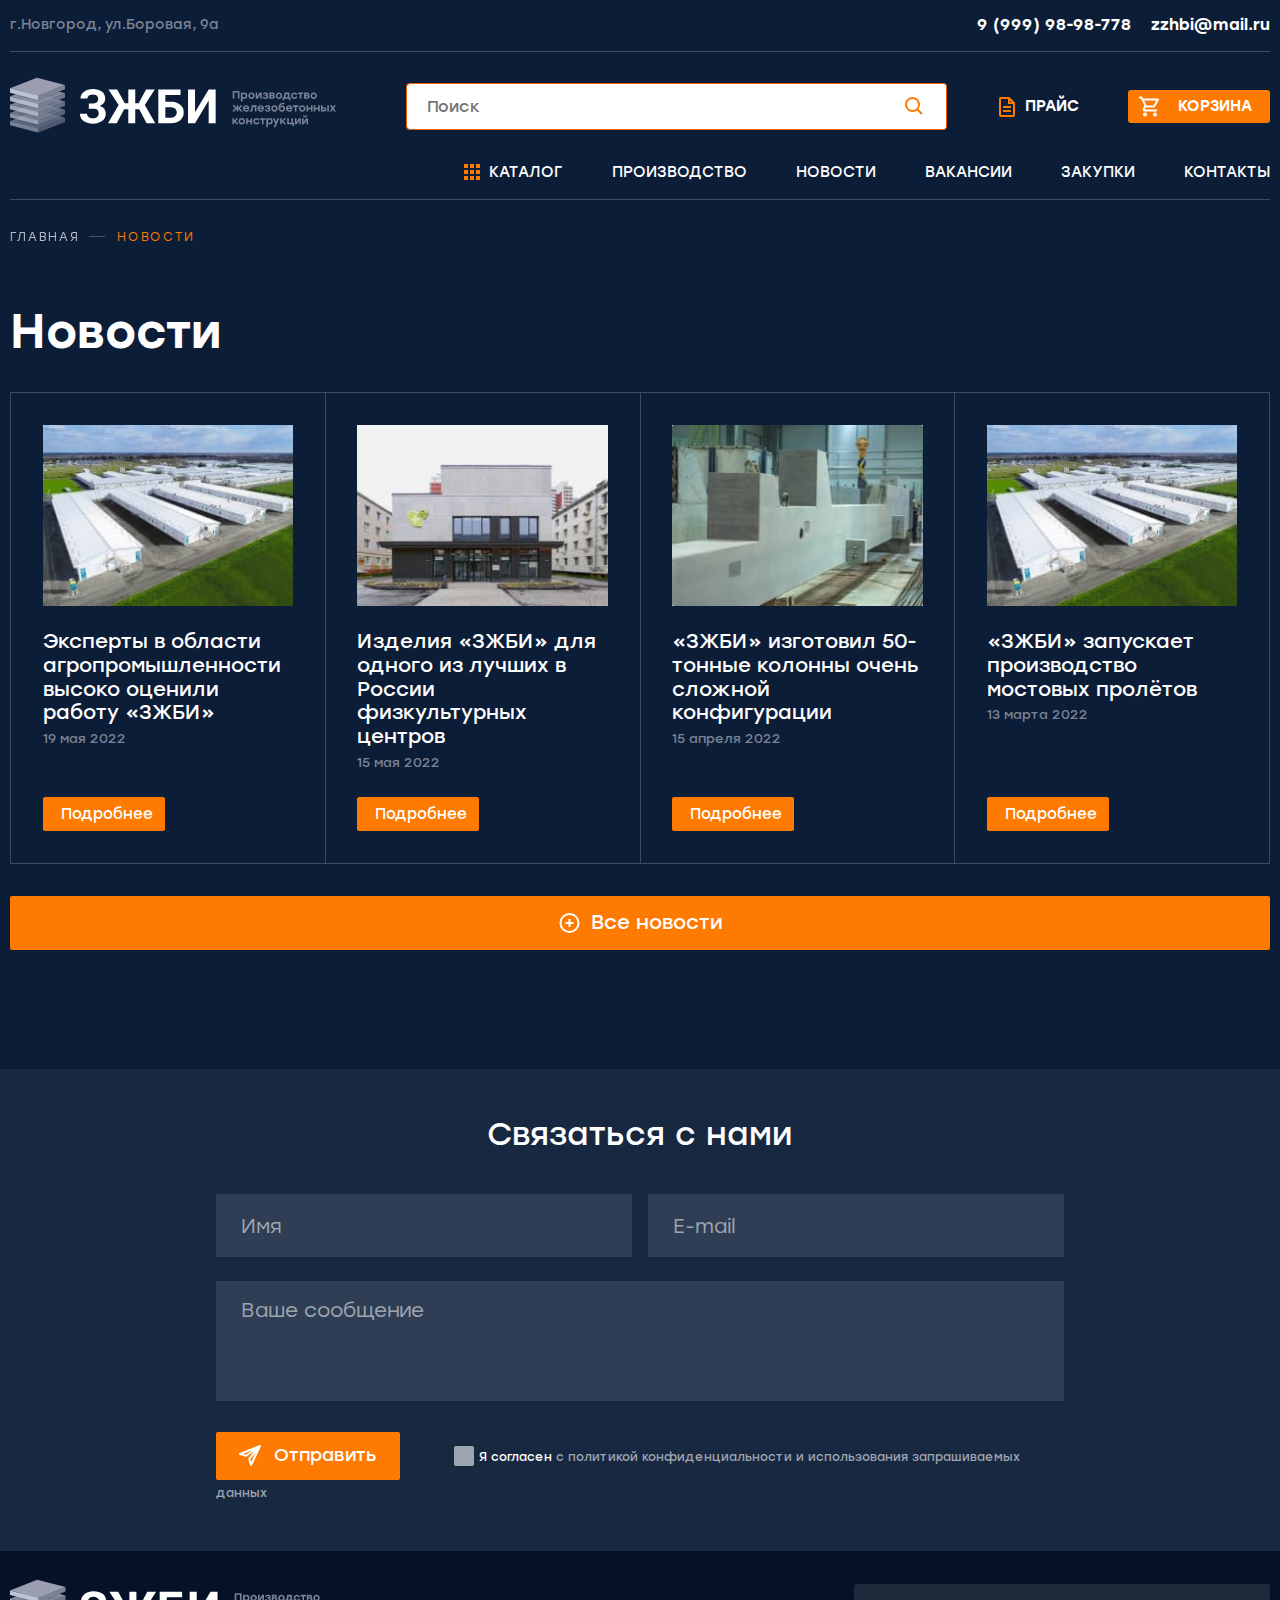
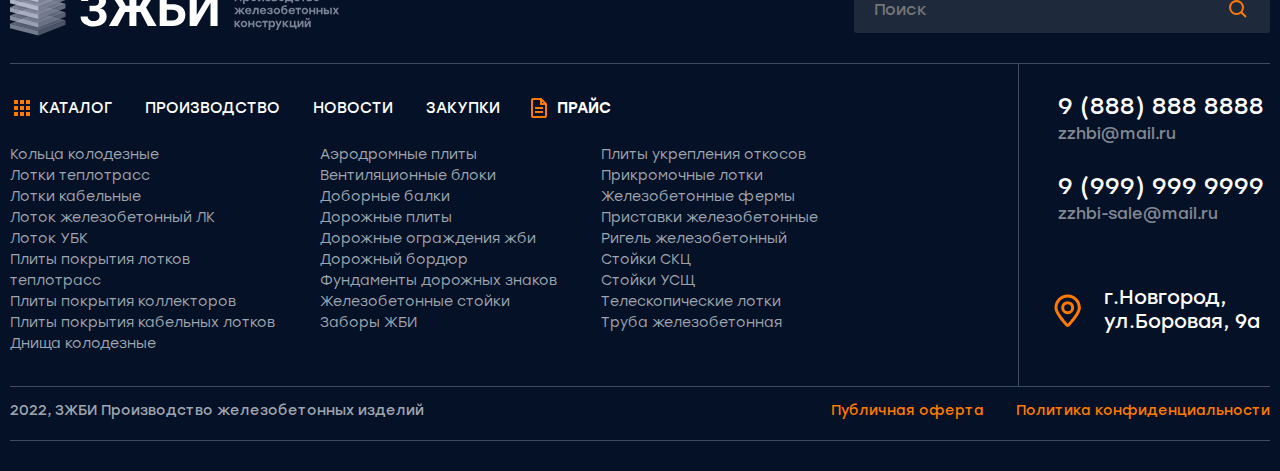
<file: news-page.html>
<!DOCTYPE html>
<html lang="ru">

<head>
   <meta charset="UTF-8">
   <meta http-equiv="X-UA-Compatible" content="IE=edge">
   <meta name="viewport" content="width=device-width, initial-scale=1.0">
   <title>Новости</title>
   <link rel="stylesheet" href="css/style.min.css">
</head>

<body>


   <div class="wrapper">
      <div class="btn__up">&uarr;</div>
      <header class="header header-catalog">
         <div class="header__inner">
            <div class="header__page">
               <div class="container">
                  <div class="header__top header__top-catalog">
                     <img class="logo__img-mobile" src="images/logo-mobile.svg" alt="логотип">
                     <p class="header__top-address">
                        г.Новгород, ул.Боровая, 9а
                     </p>
                     <div class="header__top-contacts">
                        <a class="top-contacts__phone" href="tel:99999898778">9 (999) 98-98-778</a>
                        <a class="top-contacts__phone-mobile" href="tel:99999898778">
                           <img class="mobile__phone-img" src="images/icons/phone.svg" alt="иконка мобильного телефона">
                        </a>
                        <a class="top-contacts__mail" href="mailto:zzhbi@mail.ru">zzhbi@mail.ru</a>
                        <a class="top-contacts__mail-mobile" href="mailto:zzhbi@mail.ru">
                           <img class="mobile__mail-img" src="images/icons/mail.svg" alt="иконка эл.почты">
                        </a>
                     </div>
                     <button type="button" class="icon-menu"><span></span></button>
                  </div>
                  <div class="header__body">
                     <div class="header__body-inner">
                        <a class="header__logo-link" href="#">
                           <img class="logo__img" src="images/logo.svg " alt="логотип"
                              data-da=".header__top,1000,first">
                        </a>
                        <div class="header__body-search">
                           <div class="header__body-search-top">
                              <div class="search-header__box" data-da=".menu__list,400,first">
                                 <form class="search-header" action="#">
                                    <input class="search-header__input" type="text" placeholder="Поиск">
                                    <button class="search-header__button" type="submit">
                                       <img class="search-button__img" src="images/icons/search.svg" alt="иконка поиск">
                                    </button>
                                 </form>
                              </div>
                           </div>
                           <div class="header__body-search-bottom">
                              <a class="header__body-price" href="#" data-da=".menu__list,600,first">Прайс</a>
                              <a class="header__basket-btn" href="#" data-da=".menu__list,450,first">Корзина</a>
                           </div>
                        </div>
                     </div>
                  </div>
                  <div class="header__bottom">
                     <nav class="menu">
                        <ul class="menu__list" data-da=".header__top,700,last">
                           <li class="menu__item menu__item-catalog">
                              <a class=" menu__link-catalog" href="#">
                                 <svg width="24" height="24" viewBox="0 0 24 24" fill="none"
                                    xmlns="http://www.w3.org/2000/svg">
                                    <path
                                       d="M5 5H7V7H5V5ZM5 11H7V13H5V11ZM5 17H7V19H5V17ZM11 5H13V7H11V5ZM11 11H13V13H11V11ZM11 17H13V19H11V17ZM17 5H19V7H17V5ZM17 11H19V13H17V11ZM17 17H19V19H17V17Z"
                                       stroke="#FF7A00" stroke-width="2" />
                                 </svg>
                              </a>
                              <a class="menu__link menu__link-catalog" href="catalog.html">
                                 Каталог
                              </a>
                           </li>
                           <li class="menu__item">
                              <a class="menu__link " href="production-page.html">Производство</a>
                           </li>
                           <li class="menu__item">
                              <a class="menu__link" href="news-page.html">Новости</a>
                           </li>
                           <li class="menu__item">
                              <a class="menu__link" href="vacancies.html">Вакансии</a>
                           </li>
                           <li class="menu__item">
                              <a class="menu__link" href="purchases.html">Закупки</a>
                           </li>
                           <li class="menu__item">
                              <a class="menu__link" href="contacts-page.html">Контакты</a>
                           </li>
                        </ul>
                     </nav>
                  </div>
               </div>
            </div>
         </div>
      </header>

      <div class="breadcrumbs">
         <div class="container">
            <div class="breadcrumbs__inner">
               <ul class="breadcrumbs__list mobile-overflow ">
                  <li class="breadcrumbs__list-item">
                     <a class="breadcrumbs__list-item-link breadcrumbs__list-item-link--great "
                        href="index.html">Главная</a>
                  </li>
                  <li class="breadcrumbs__list-item">
                     <span class="breadcrumbs__list-item-link--orange">Новости</span>
                  </li>
               </ul>
            </div>
         </div>
      </div>

      <main class="main">

         <section class="news  news-page__section ">
            <div class="container">
               <div class="pages-big-title__block">
                  <h2 class="section-big__title">
                     Новости
                  </h2>
               </div>
               <div class="news__inner">
                  <div class="news__items more-news__items">
                     <div class="news__item more-news__item">
                        <div class="news__picture">
                           <img class="news__images" src="images/news/1.jpg" alt="изображение завода с высоты">
                        </div>
                        <div class="news__info">
                           <p class="news__text">
                              Эксперты в области агропромышленности высоко оценили работу «ЗЖБИ»
                           </p>
                           <p class="news__date">19 мая 2022</p>
                        </div>
                        <a class="news__btn" href="#">Подробнее</a>
                     </div>
                     <div class="news__item more-news__item">
                        <div class="news__picture">
                           <img class="news__images" src="images/news/2.jpg" alt="изображение завода с высоты">
                        </div>
                        <div class="news__info">
                           <p class="news__text">
                              Изделия «ЗЖБИ» для одного из лучших в России физкультурных центров
                           </p>
                           <p class="news__date">15 мая 2022</p>
                        </div>
                        <a class="news__btn" href="#">Подробнее</a>
                     </div>
                     <div class="news__item more-news__item">
                        <div class="news__picture">
                           <img class="news__images" src="images/news/3.jpg" alt="изображение завода с высоты">
                        </div>
                        <div class="news__info">
                           <p class="news__text">
                              «ЗЖБИ» изготовил 50-тонные колонны очень сложной конфигурации
                           </p>
                           <p class="news__date">15 апреля 2022</p>
                        </div>
                        <a class="news__btn" href="#">Подробнее</a>
                     </div>
                     <div class="news__item more-news__item">
                        <div class="news__picture">
                           <img class="news__images" src="images/news/1.jpg" alt="изображение завода с высоты">
                        </div>
                        <div class="news__info">
                           <p class="news__text">
                              «ЗЖБИ» запускает производство мостовых пролётов
                           </p>
                           <p class="news__date">13 марта 2022</p>
                        </div>
                        <a class="news__btn" href="#">Подробнее</a>
                     </div>
                  </div>
                  <div class=" reviews-all-more__panel">
                     <div class="news__items panel-wrapper">
                        <div class="news__item more-news__item-bottom">
                           <div class="news__picture">
                              <img class="news__images" src="images/news/1.jpg" alt="изображение завода с высоты">
                           </div>
                           <div class="news__info">
                              <p class="news__text">
                                 Эксперты в области строительства высоко оценили работу «ЗЖБИ»
                              </p>
                              <p class="news__date">9 марта 2022</p>
                           </div>
                           <a class="news__btn" href="#">Подробнее</a>
                        </div>
                        <div class="news__item more-news__item-bottom">
                           <div class="news__picture">
                              <img class="news__images" src="images/news/2.jpg" alt="изображение завода с высоты">
                           </div>
                           <div class="news__info">
                              <p class="news__text">
                                 Изделия «ЗЖБИ» для одного из лучших в России физкультурных центров
                              </p>
                              <p class="news__date">1 марта 2022</p>
                           </div>
                           <a class="news__btn" href="#">Подробнее</a>
                        </div>
                        <div class="news__item more-news__item-bottom">
                           <div class="news__picture">
                              <img class="news__images" src="images/news/3.jpg" alt="изображение завода с высоты">
                           </div>
                           <div class="news__info">
                              <p class="news__text">
                                 «ЗЖБИ» изготовил 80-тонные балки
                              </p>
                              <p class="news__date">15 февраля 2022</p>
                           </div>
                           <a class="news__btn" href="#">Подробнее</a>
                        </div>
                        <div class="news__item more-news__item-bottom">
                           <div class="news__picture">
                              <img class="news__images" src="images/news/1.jpg" alt="изображение завода с высоты">
                           </div>
                           <div class="news__info">
                              <p class="news__text">
                                 «ЗЖБИ» запускает производство мостовых пролётов
                              </p>
                              <p class="news__date">13 февраля 2022</p>
                           </div>
                           <a class="news__btn" href="#">Подробнее</a>
                        </div>
                     </div>
                     <div class="large-button__block news-large-button__block">
                        <button class="large-button news__large-button news-page__large-button tab-reviews__all-btn">
                           <svg width="25" height="24" viewBox="0 0 25 24" fill="none"
                              xmlns="http://www.w3.org/2000/svg">
                              <circle cx="12.5" cy="12" r="9" stroke="white" stroke-width="2" />
                              <path d="M12.5 8V16M8.5 12H16.5" stroke="white" stroke-width="2" />
                           </svg>
                           Все новости
                        </button>
                     </div>
                  </div>
               </div>
            </div>
         </section>





         <section class="contacs">
            <div class="container">
               <div class="contacs__inner">
                  <div class="section-title__block contacs-title__block">
                     <h2 class="section-title contacs-title">
                        Связаться с нами
                     </h2>
                  </div>
                  <form class="contacs__form" action="#">
                     <input class="contacs__input" type="text" placeholder="Имя">
                     <input class="contacs__input" type="text" placeholder="E-mail">
                     <textarea class="contacs__textarea" placeholder="Ваше сообщение"></textarea>
                     <button class="contacs__btn" type="submit">Отправить</button>
                     <label class="contacs__label">
                        <input class="contacs__chekbox" type="checkbox">
                        <span class="contacs__chekbox-style"></span>
                        Я согласен
                     </label>
                     <a class="contacs__chekbox-agreement" href="#">с политикой конфиденциальности и использования
                        запрашиваемых данных</a>
                  </form>
               </div>
            </div>
         </section>

      </main>

      <footer class="footer">
         <div class="container">
            <div class="footer__inner">
               <div class="footer__top">
                  <a class="footer__logo-link" href="#">
                     <img class="footer__logo" src="images/logo.svg" alt="логотип">
                  </a>
                  <div class="search-footer__box">
                     <form class="search-footer" action="#">
                        <input class="search-footer__input" type="text" placeholder="Поиск">
                        <button class="search-footer__button" type="submit">
                           <img class="search-button__img" src="images/icons/search.svg" alt="иконка поиск">
                        </button>
                     </form>
                  </div>
               </div>

               <div class="footer__body">
                  <div class="footer__body-content">
                     <nav class="menu footer__menu ">
                        <ul class="footer-menu__list ">
                           <li class=" menu__item-catalog footer-menu__item footer-menu__item-catalog">
                              <a class=" menu__link-catalog  footer-menu__link-catalog" href="#">
                                 <svg width="24" height="24" viewBox="0 0 24 24" fill="none"
                                    xmlns="http://www.w3.org/2000/svg">
                                    <path
                                       d="M5 5H7V7H5V5ZM5 11H7V13H5V11ZM5 17H7V19H5V17ZM11 5H13V7H11V5ZM11 11H13V13H11V11ZM11 17H13V19H11V17ZM17 5H19V7H17V5ZM17 11H19V13H17V11ZM17 17H19V19H17V17Z"
                                       stroke="#FF7A00" stroke-width="2" />
                                 </svg>
                              </a>
                              <a class="menu__link footer-menu__link  footer-menu__link-catalog" href="#">
                                 Каталог
                              </a>
                           </li>
                           <li class=" footer-menu__item">
                              <a class="menu__link footer-menu__link " href="#">Производство</a>
                           </li>
                           <li class=" footer-menu__item">
                              <a class="menu__link footer-menu__link " href="#">Новости</a>
                           </li>
                           <li class=" footer-menu__item">
                              <a class="menu__link footer-menu__link " href="#">Закупки</a>
                           </li>
                           <li class=" footer-menu__item">
                              <a class="footer-menu__link header__body-price footer__body-price" href="#">Прайс</a>
                           </li>
                        </ul>
                     </nav>

                     <div class="catalog__body catalog__body-actions ">
                        <div class="footer-catalog__items-inner">
                           <div class="catalog__body-inner block" data-spollers="580,max">
                              <button type="button" data-spoller class="catalog-btn block__title">
                                 Плиты покрытия
                              </button>
                              <div class="footer__catalog">
                                 <ul class="footer-catalog__item footer-catalog__item-left">
                                    <li class="footer-catalog__list">
                                       <a class="footer-catalog__link" href="#">кольца колодезные</a>
                                       <a class="footer-catalog__link" href="#">лотки теплотрасс</a>
                                       <a class="footer-catalog__link" href="#">лотки кабельные</a>
                                       <a class="footer-catalog__link" href="#">Лоток железобетонный ЛК</a>
                                       <a class="footer-catalog__link" href="#">Лоток УБК</a>
                                       <a class="footer-catalog__link" href="#">Плиты покрытия лотков теплотрасс</a>
                                       <a class="footer-catalog__link" href="#">Плиты покрытия коллекторов</a>
                                       <a class="footer-catalog__link" href="#">Плиты покрытия кабельных лотков</a>
                                       <a class="footer-catalog__link" href="#">Днища колодезные</a>
                                    </li>
                                 </ul>
                              </div>
                           </div>
                           <div class="catalog__body-inner block" data-spollers="580,max">
                              <button type="button" data-spoller class="catalog-btn block__title">
                                 Железобетонные стойки
                              </button>
                              <div class="footer__catalog">
                                 <ul class="footer-catalog__item footer-catalog__item-centr">
                                    <li class="footer-catalog__list">
                                       <a class="footer-catalog__link" href="#">Аэродромные плиты</a>
                                       <a class="footer-catalog__link" href="#">Вентиляционные блоки</a>
                                       <a class="footer-catalog__link" href="#">Доборные балки</a>
                                       <a class="footer-catalog__link" href="#">Дорожные плиты</a>
                                       <a class="footer-catalog__link" href="#">Дорожные ограждения жби</a>
                                       <a class="footer-catalog__link" href="#">Дорожный бордюр</a>
                                       <a class="footer-catalog__link" href="#">Фундаменты дорожных знаков</a>
                                       <a class="footer-catalog__link" href="#">Железобетонные стойки</a>
                                       <a class="footer-catalog__link" href="#">Заборы ЖБИ</a>
                                    </li>
                                 </ul>
                              </div>
                           </div>
                           <div class="catalog__body-inner block" data-spollers="580,max">
                              <button type="button" data-spoller class="catalog-btn block__title">
                                 Плиты укрепления откосов
                              </button>
                              <div class="footer__catalog">
                                 <ul class="footer-catalog__item footer-catalog__item-right">
                                    <li class="footer-catalog__list">
                                       <a class="footer-catalog__link" href="#">Плиты укрепления откосов</a>
                                       <a class="footer-catalog__link" href="#">Прикромочные лотки</a>
                                       <a class="footer-catalog__link" href="#">Железобетонные фермы</a>
                                       <a class="footer-catalog__link" href="#">Приставки железобетонные</a>
                                       <a class="footer-catalog__link" href="#">Ригель железобетонный</a>
                                       <a class="footer-catalog__link" href="#">Стойки СКЦ</a>
                                       <a class="footer-catalog__link" href="#">Стойки УСЩ</a>
                                       <a class="footer-catalog__link" href="#">Телескопические лотки</a>
                                       <a class="footer-catalog__link" href="#">Труба железобетонная</a>
                                    </li>
                                 </ul>
                              </div>
                           </div>
                        </div>
                     </div>

                  </div>
                  <div class="footer__body-contacts" data-da=".footer__bottom,820,first">
                     <div class="footer__phone-box">
                        <a class="footer__phone" href="tel:98888888888">9 (888) 888 8888</a>
                        <a class="footer__mail" href="mailto:zzhbi@mail.ru">zzhbi@mail.ru</a>
                     </div>
                     <div class="footer__phone-box">
                        <a class="footer__phone" href="tel:99999999999">9 (999) 999 9999</a>
                        <a class="footer__mail" href="mailto:zzhbi-sale@mail.ru">zzhbi-sale@mail.ru</a>
                     </div>
                     <div class="footer__address">
                        <p class="footer__address-city">г.Новгород, </p>
                        <p class="footer__address-street">ул.Боровая, 9а</p>
                     </div>
                  </div>
               </div>
               <div class="footer__bottom">
                  <div class="footer__bottom-inner">
                     <p class="copy">2022, ЗЖБИ Производство железобетонных изделий</p>
                     <div class="politics-box">
                        <a class="politics__link" href="#">Публичная оферта</a>
                        <a class="politics__link" href="#">Политика конфиденциальности</a>
                     </div>
                  </div>
               </div>
            </div>
         </div>
      </footer>

   </div>

   <script src="https://ajax.googleapis.com/ajax/libs/jquery/3.4.1/jquery.min.js"></script>
   <script src="js/more.js"></script>
   <script src="js/main.min.js"></script>
</body>

</html>
</file>
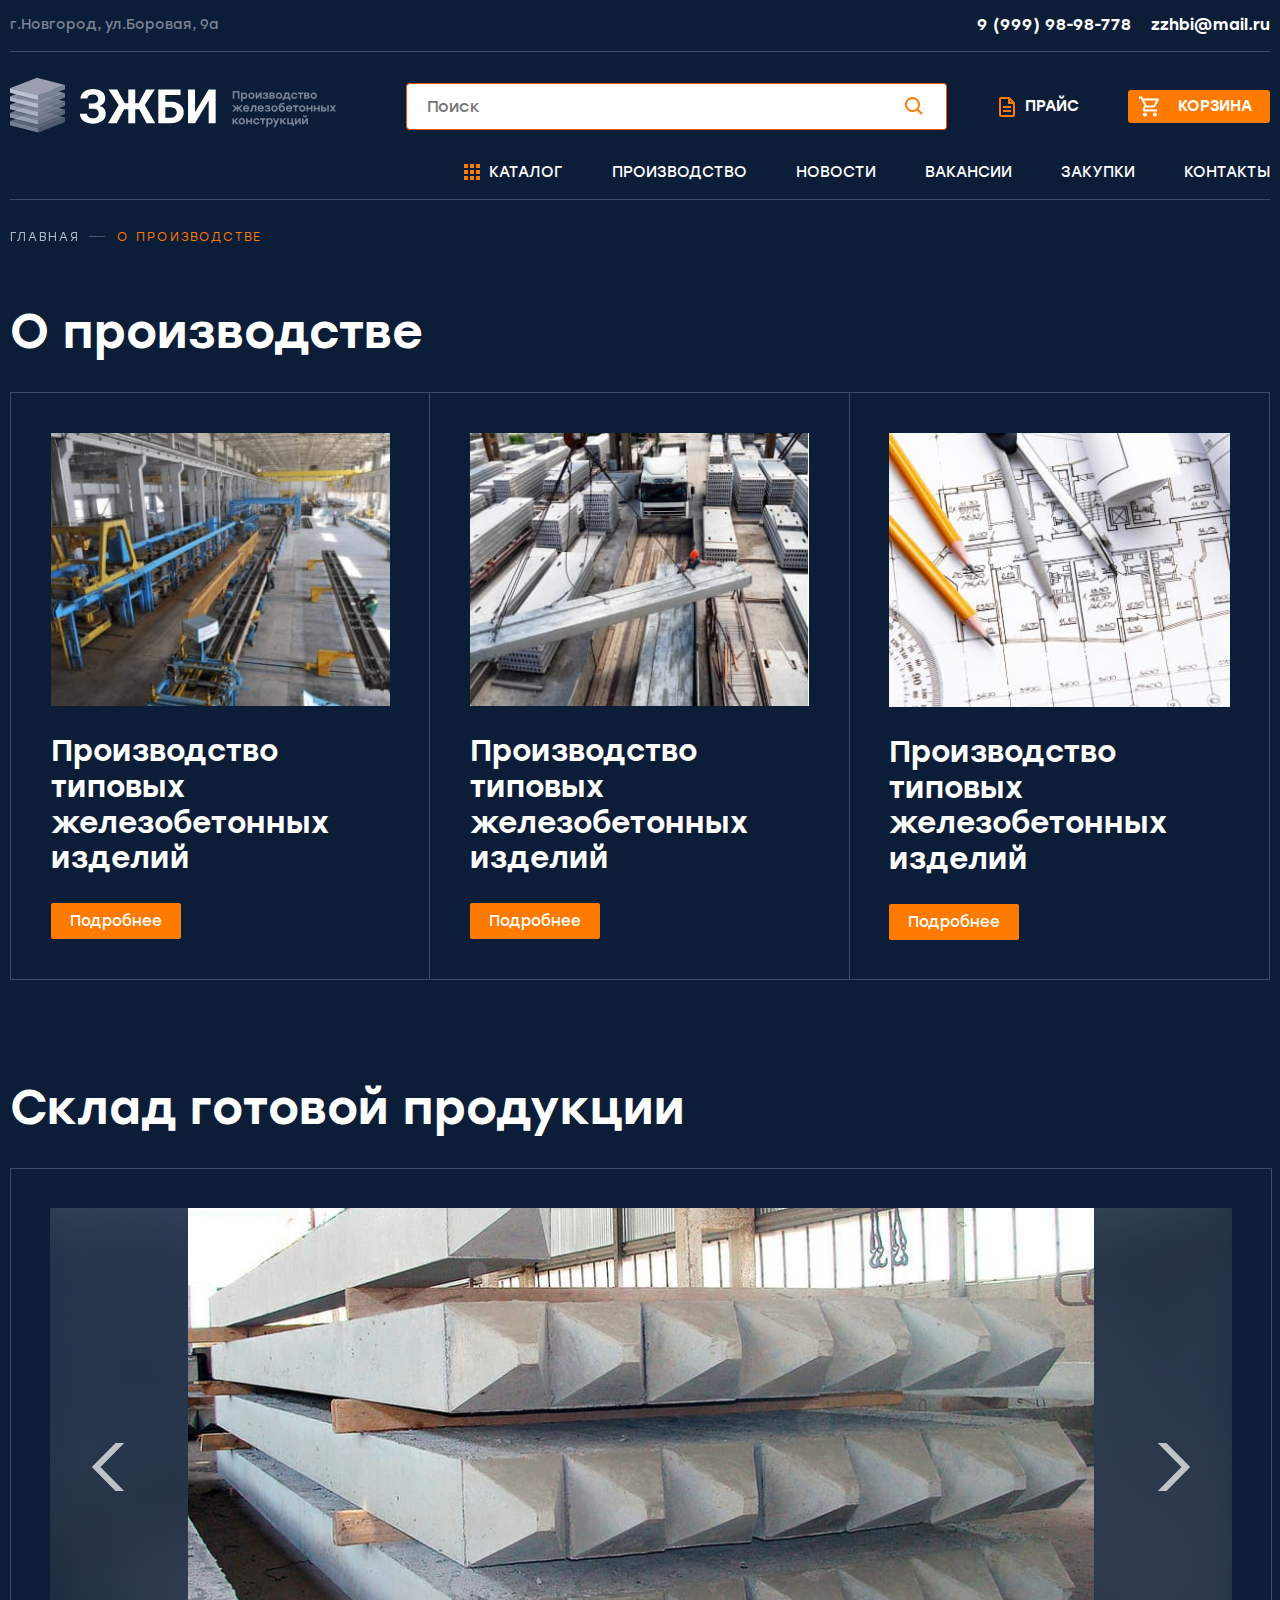
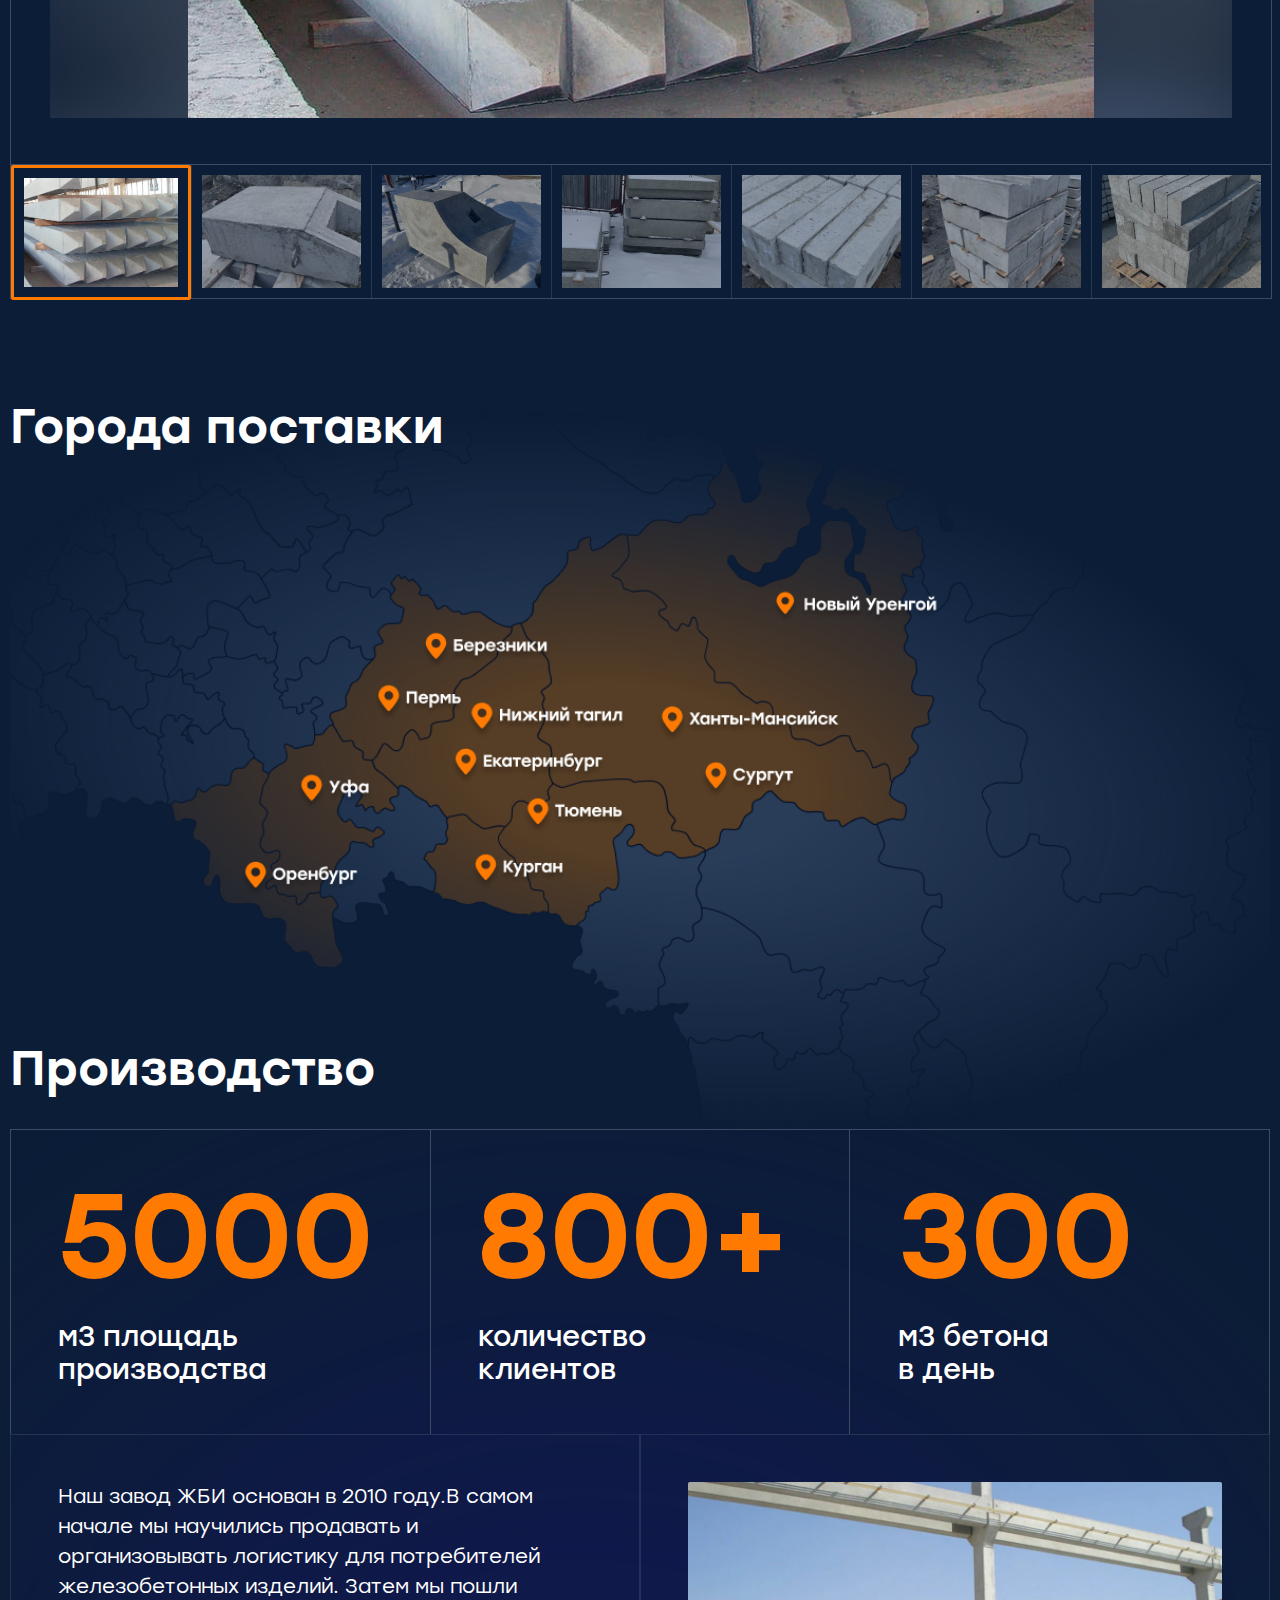
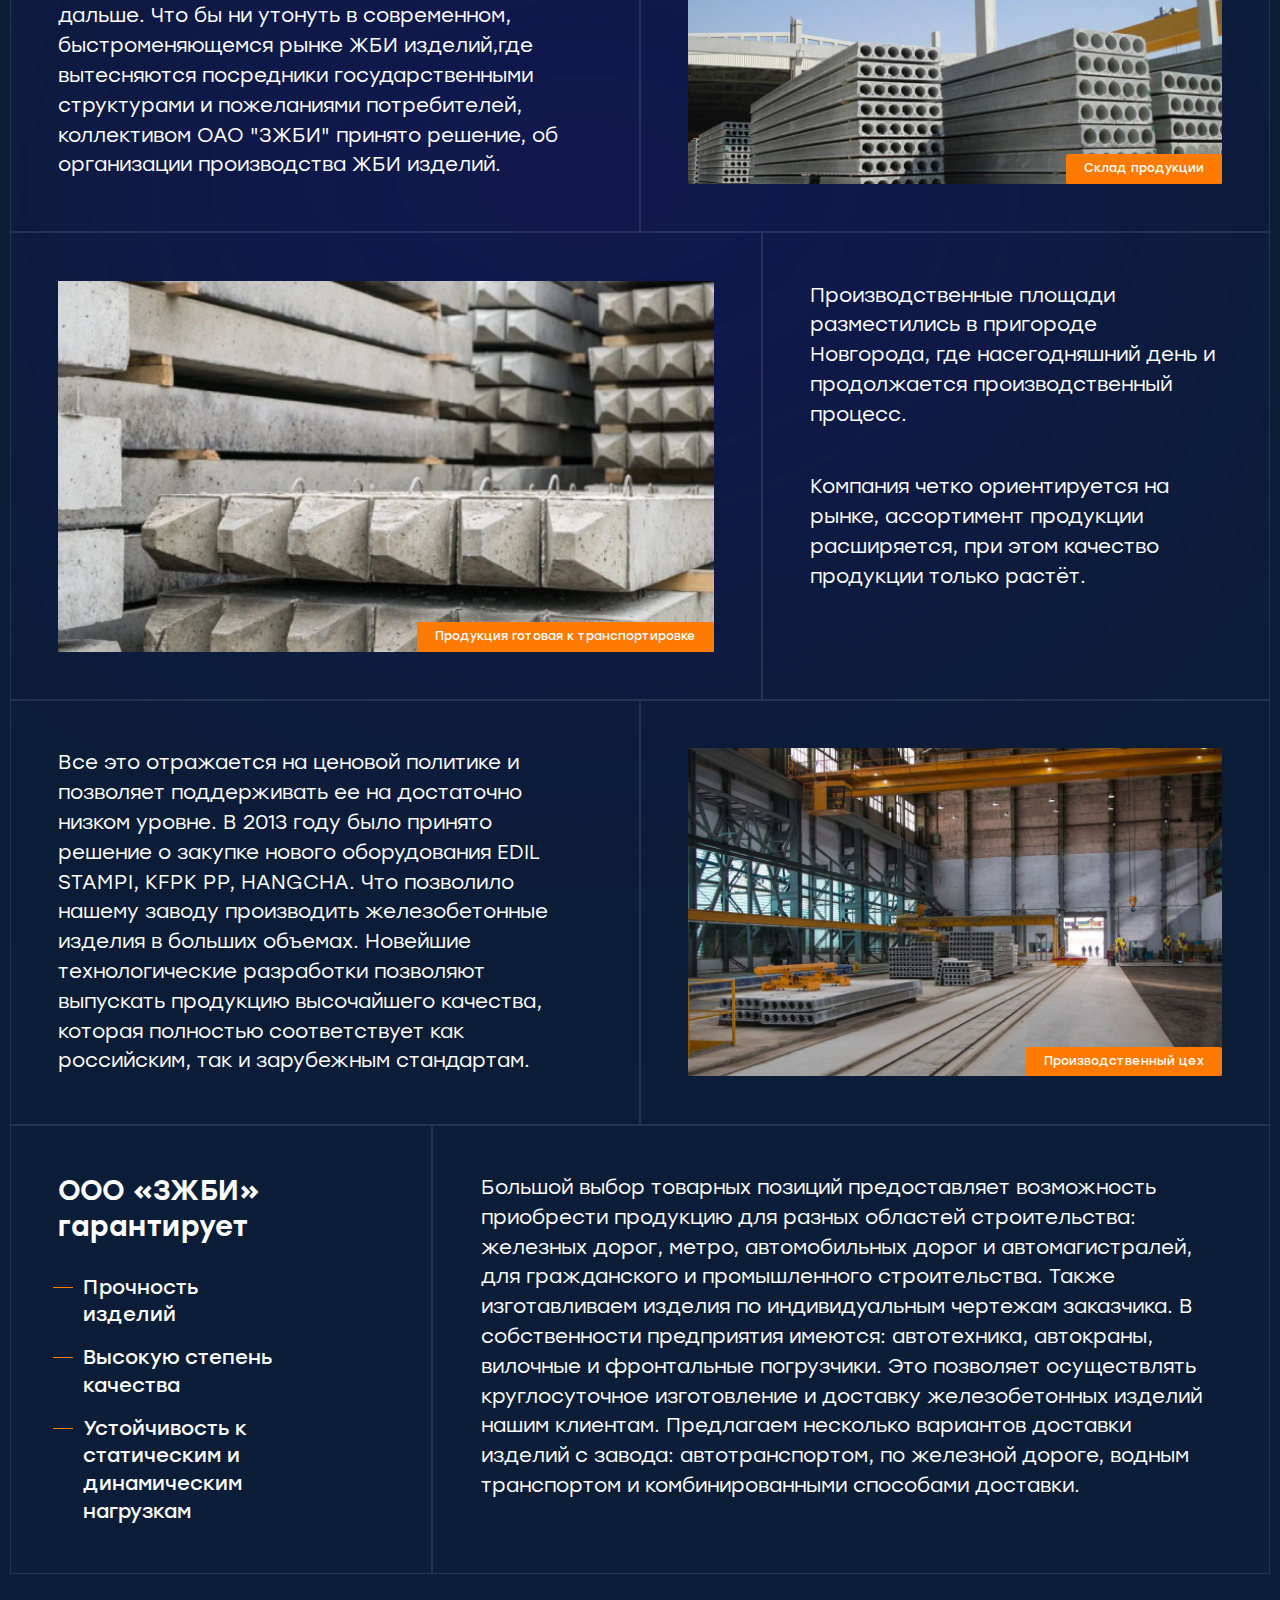
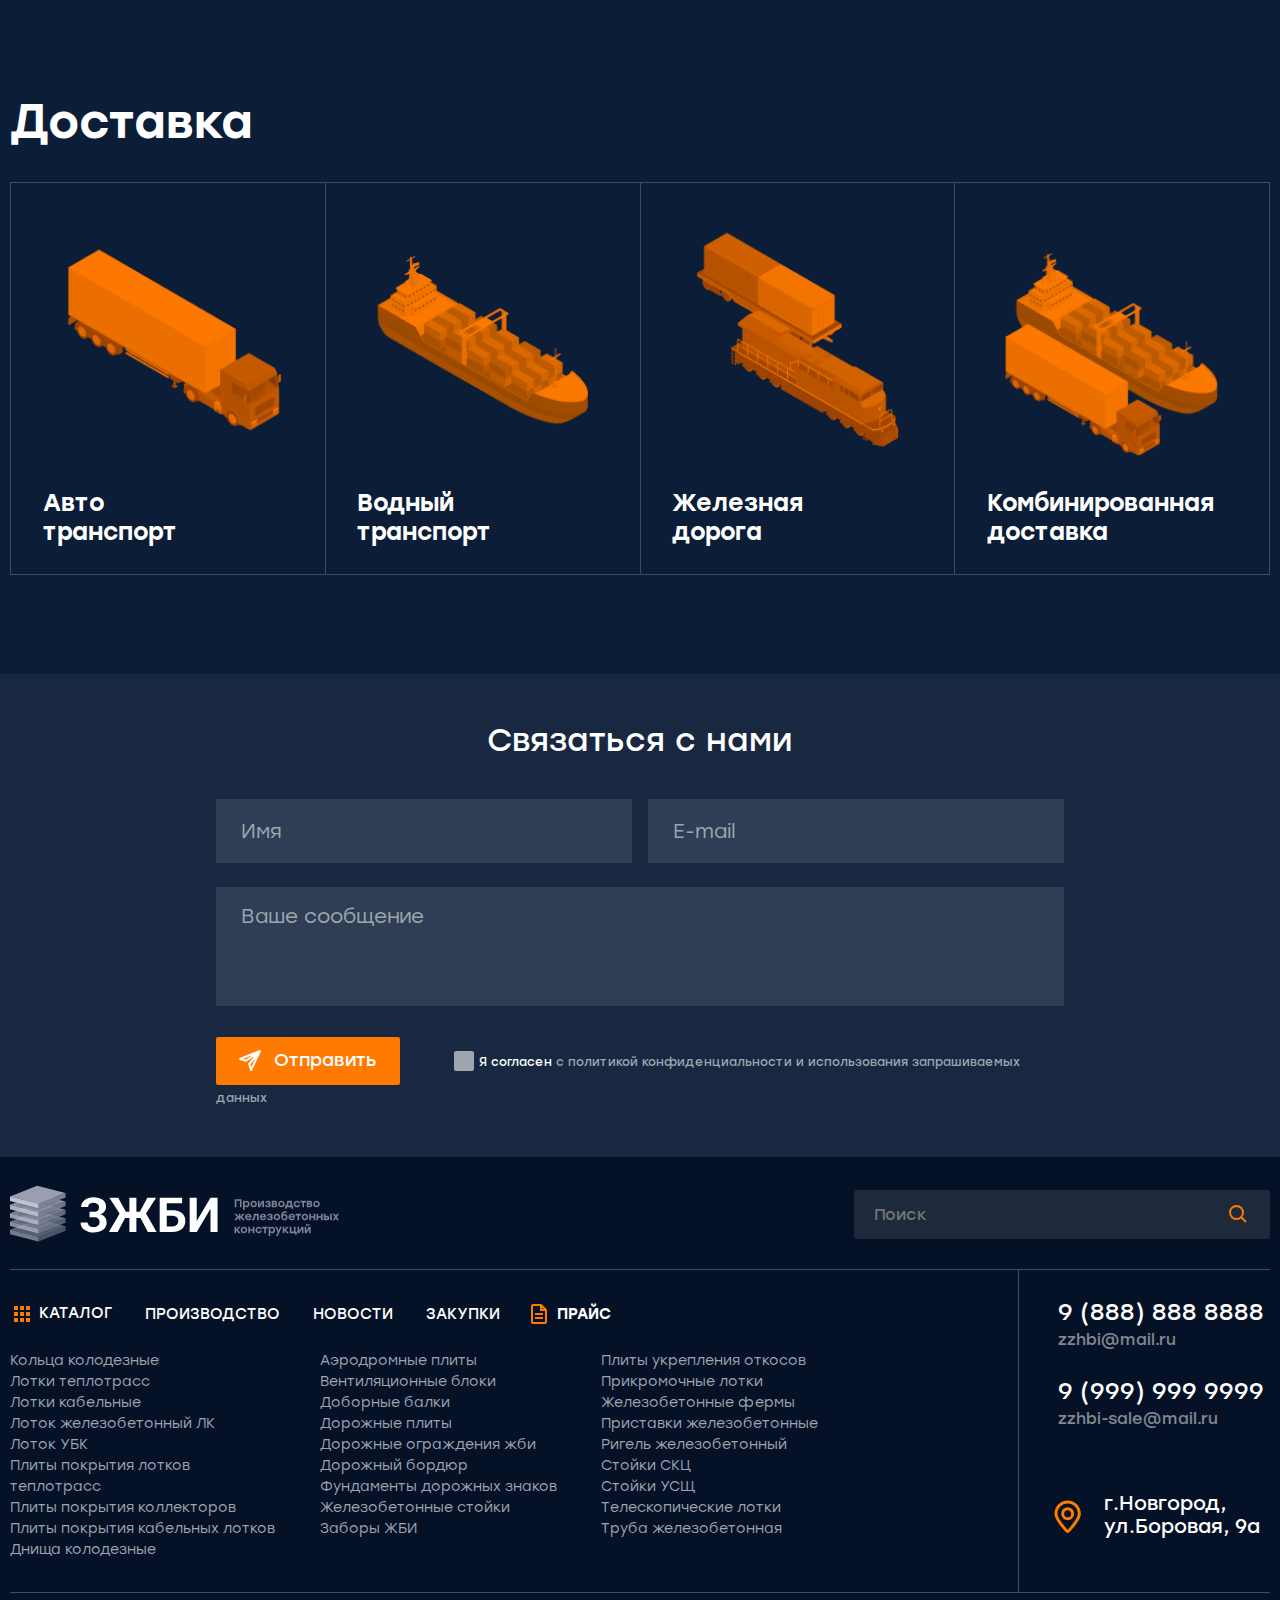
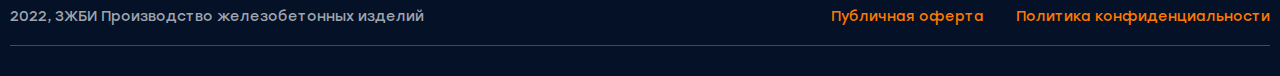
<file: production-page.html>
<!DOCTYPE html>
<html lang="ru">

<head>
   <meta charset="UTF-8">
   <meta http-equiv="X-UA-Compatible" content="IE=edge">
   <meta name="viewport" content="width=device-width, initial-scale=1.0">
   <title>О производстве</title>
   <link rel="stylesheet" href="css/style.min.css">
</head>

<body>


   <div class="wrapper">
      <div class="btn__up">&uarr;</div>
      <header class="header header-catalog">
         <div class="header__inner">
            <div class="header__page">
               <div class="container">
                  <div class="header__top header__top-catalog">
                     <img class="logo__img-mobile" src="images/logo-mobile.svg" alt="логотип">
                     <p class="header__top-address">
                        г.Новгород, ул.Боровая, 9а
                     </p>
                     <div class="header__top-contacts">
                        <a class="top-contacts__phone" href="tel:99999898778">9 (999) 98-98-778</a>
                        <a class="top-contacts__phone-mobile" href="tel:99999898778">
                           <img class="mobile__phone-img" src="images/icons/phone.svg" alt="иконка мобильного телефона">
                        </a>
                        <a class="top-contacts__mail" href="mailto:zzhbi@mail.ru">zzhbi@mail.ru</a>
                        <a class="top-contacts__mail-mobile" href="mailto:zzhbi@mail.ru">
                           <img class="mobile__mail-img" src="images/icons/mail.svg" alt="иконка эл.почты">
                        </a>
                     </div>
                     <button type="button" class="icon-menu"><span></span></button>
                  </div>
                  <div class="header__body">
                     <div class="header__body-inner">
                        <a class="header__logo-link" href="#">
                           <img class="logo__img" src="images/logo.svg " alt="логотип"
                              data-da=".header__top,1000,first">
                        </a>
                        <div class="header__body-search">
                           <div class="header__body-search-top">
                              <div class="search-header__box" data-da=".menu__list,400,first">
                                 <form class="search-header" action="#">
                                    <input class="search-header__input" type="text" placeholder="Поиск">
                                    <button class="search-header__button" type="submit">
                                       <img class="search-button__img" src="images/icons/search.svg" alt="иконка поиск">
                                    </button>
                                 </form>
                              </div>
                           </div>
                           <div class="header__body-search-bottom">
                              <a class="header__body-price" href="#" data-da=".menu__list,600,first">Прайс</a>
                              <a class="header__basket-btn" href="#" data-da=".menu__list,450,first">Корзина</a>
                           </div>
                        </div>
                     </div>
                  </div>
                  <div class="header__bottom">
                     <nav class="menu">
                        <ul class="menu__list" data-da=".header__top,700,last">
                           <li class="menu__item menu__item-catalog">
                              <a class=" menu__link-catalog" href="#">
                                 <svg width="24" height="24" viewBox="0 0 24 24" fill="none"
                                    xmlns="http://www.w3.org/2000/svg">
                                    <path
                                       d="M5 5H7V7H5V5ZM5 11H7V13H5V11ZM5 17H7V19H5V17ZM11 5H13V7H11V5ZM11 11H13V13H11V11ZM11 17H13V19H11V17ZM17 5H19V7H17V5ZM17 11H19V13H17V11ZM17 17H19V19H17V17Z"
                                       stroke="#FF7A00" stroke-width="2" />
                                 </svg>
                              </a>
                              <a class="menu__link menu__link-catalog" href="catalog.html">
                                 Каталог
                              </a>
                           </li>
                           <li class="menu__item">
                              <a class="menu__link " href="production-page.html">Производство</a>
                           </li>
                           <li class="menu__item">
                              <a class="menu__link" href="news-page.html">Новости</a>
                           </li>
                           <li class="menu__item">
                              <a class="menu__link" href="vacancies.html">Вакансии</a>
                           </li>
                           <li class="menu__item">
                              <a class="menu__link" href="purchases.html">Закупки</a>
                           </li>
                           <li class="menu__item">
                              <a class="menu__link" href="contacts-page.html">Контакты</a>
                           </li>
                        </ul>
                     </nav>
                  </div>
               </div>
            </div>
         </div>
      </header>

      <div class="breadcrumbs">
         <div class="container">
            <div class="breadcrumbs__inner">
               <ul class="breadcrumbs__list mobile-overflow ">
                  <li class="breadcrumbs__list-item">
                     <a class="breadcrumbs__list-item-link breadcrumbs__list-item-link--great "
                        href="index.html">Главная</a>
                  </li>
                  <li class="breadcrumbs__list-item">
                     <span class="breadcrumbs__list-item-link--orange">О производстве</span>
                  </li>
               </ul>
            </div>
         </div>
      </div>

      <main class="main">

         <section class="production-page">
            <div class="container">
               <div class="pages-big-title__block">
                  <h2 class="section-big__title">
                     О производстве
                  </h2>
               </div>
               <div class="production-page__inner">
                  <ul class="production-page__items">

                     <li class="production-page__item">
                        <div class="production-page__picture">
                           <img class="production-page__img" src="images/production-page/1.jpg" alt="изображение">
                        </div>
                        <p class="production-page__text">
                           Производство типовых железобетонных изделий
                        </p>
                        <a class="production-page__btn" href="#">
                           подробнее
                        </a>
                     </li>
                     <li class="production-page__item">
                        <div class="production-page__picture">
                           <img class="production-page__img" src="images/production-page/2.jpg" alt="изображение">
                        </div>
                        <p class="production-page__text">
                           Производство типовых железобетонных изделий
                        </p>
                        <a class="production-page__btn" href="#">
                           подробнее
                        </a>
                     </li>
                     <li class="production-page__item">
                        <div class="production-page__picture">
                           <img class="production-page__img" src="images/production-page/3.jpg" alt="изображение">
                        </div>
                        <p class="production-page__text">
                           Производство типовых железобетонных изделий
                        </p>
                        <a class="production-page__btn" href="#">
                           подробнее
                        </a>
                     </li>



                  </ul>
               </div>
            </div>
         </section>

         <section class="stock">
            <div class="container">
               <div class="pages-big-title__block">
                  <h2 class="section-big__title">
                     Склад готовой продукции
                  </h2>
               </div>
               <div class="stock__inner">
                  <div class="stock__slider">
                     <div class="slider-big__inner">
                        <div class="stock__slider-big">
                           <div class="big-slider__item">
                              <div class="big-slider__picture">
                                 <img class="big-slider__img" src="images/slider-production-page/1.jpg" alt="">
                              </div>
                           </div>
                           <div class="big-slider__item">
                              <div class="big-slider__picture">
                                 <img class="big-slider__img" src="images/slider-production-page/2.jpg" alt="">
                              </div>
                           </div>
                           <div class="big-slider__item">
                              <div class="big-slider__picture">
                                 <img class="big-slider__img" src="images/slider-production-page/3.jpg" alt="">
                              </div>
                           </div>
                           <div class="big-slider__item">
                              <div class="big-slider__picture">
                                 <img class="big-slider__img" src="images/slider-production-page/4.jpg" alt="">
                              </div>
                           </div>
                           <div class="big-slider__item">
                              <div class="big-slider__picture">
                                 <img class="big-slider__img" src="images/slider-production-page/5.jpg" alt="">
                              </div>
                           </div>
                           <div class="big-slider__item">
                              <div class="big-slider__picture">
                                 <img class="big-slider__img" src="images/slider-production-page/6.jpg" alt="">
                              </div>
                           </div>
                           <div class="big-slider__item">
                              <div class="big-slider__picture">
                                 <img class="big-slider__img" src="images/slider-production-page/7.jpg" alt="">
                              </div>
                           </div>
                           <div class="big-slider__item">
                              <div class="big-slider__picture">
                                 <img class="big-slider__img" src="images/slider-production-page/8.jpg" alt="">
                              </div>
                           </div>
                           <div class="big-slider__item">
                              <div class="big-slider__picture">
                                 <img class="big-slider__img" src="images/slider-production-page/9.jpg" alt="">
                              </div>
                           </div>
                           <div class="big-slider__item">
                              <div class="big-slider__picture">
                                 <img class="big-slider__img" src="images/slider-production-page/10.jpg" alt="">
                              </div>
                           </div>
                        </div>
                     </div>
                     <div class="slider-small__inner">
                        <div class="stock__slider-small">
                           <div class="small-slider__item">
                              <div class="small-slider__picture">
                                 <img class="small-slider__img" src="images/slider-production-page/1.jpg" alt="">
                              </div>
                           </div>
                           <div class="small-slider__item">
                              <div class="small-slider__picture">
                                 <img class="small-slider__img" src="images/slider-production-page/2.jpg" alt="">
                              </div>
                           </div>
                           <div class="small-slider__item">
                              <div class="small-slider__picture">
                                 <img class="small-slider__img" src="images/slider-production-page/3.jpg" alt="">
                              </div>
                           </div>
                           <div class="small-slider__item">
                              <div class="small-slider__picture">
                                 <img class="small-slider__img" src="images/slider-production-page/4.jpg" alt="">
                              </div>
                           </div>
                           <div class="small-slider__item">
                              <div class="small-slider__picture">
                                 <img class="small-slider__img" src="images/slider-production-page/5.jpg" alt="">
                              </div>
                           </div>
                           <div class="small-slider__item">
                              <div class="small-slider__picture">
                                 <img class="small-slider__img" src="images/slider-production-page/6.jpg" alt="">
                              </div>
                           </div>
                           <div class="small-slider__item">
                              <div class="small-slider__picture">
                                 <img class="small-slider__img" src="images/slider-production-page/7.jpg" alt="">
                              </div>
                           </div>
                           <div class="small-slider__item">
                              <div class="small-slider__picture">
                                 <img class="small-slider__img" src="images/slider-production-page/8.jpg" alt="">
                              </div>
                           </div>
                           <div class="small-slider__item">
                              <div class="small-slider__picture">
                                 <img class="small-slider__img" src="images/slider-production-page/9.jpg" alt="">
                              </div>
                           </div>
                           <div class="small-slider__item">
                              <div class="small-slider__picture">
                                 <img class="small-slider__img" src="images/slider-production-page/10.jpg" alt="">
                              </div>
                           </div>
                        </div>
                     </div>
                  </div>
               </div>
            </div>
         </section>


         <section class="delivery-cities">
            <div class="container">
               <div class="pages-big-title__block">
                  <h2 class="section-big__title">
                     Города поставки
                  </h2>
               </div>
               <div class="delivery-cities__inner">
                  <div class="delivery-cities__pictures">
                     <img class="delivery-cities__img" src="images/delivery-cities-bg.png" alt="карта">
                  </div>
               </div>
            </div>
         </section>

         <section class="production-section">
            <div class="container">
               <div class="pages-big-title__block">
                  <h2 class="section-big__title">
                     Производство
                  </h2>
               </div>
               <div class="production__inner production-section__inner">
                  <div class="production__body">
                     <div class="production-section__block">
                        <ul class="production-section__block-items">
                           <li class="production-section__block-item">
                              <p class="item-number">5000</p>
                              <div class="item__text-box">
                                 <p class="item__text">м3 площадь</p>
                                 <p class="item__text">производства</p>
                              </div>
                           </li>
                           <li class="production-section__block-item">
                              <p class="item-number">800+</p>
                              <div class="item__text-box">
                                 <p class="item__text">количество</p>
                                 <p class="item__text">клиентов</p>
                              </div>
                           </li>
                           <li class="production-section__block-item">
                              <p class="item-number">300</p>
                              <div class="item__text-box">
                                 <p class="item__text">м3 бетона</p>
                                 <p class="item__text">в день</p>
                              </div>
                           </li>
                        </ul>
                     </div>
                     <div class="body-production__block">
                        <div class="block-text__inner ">
                           <p class="block-text">
                              Наш завод ЖБИ основан в 2010 году.В самом начале мы научились продавать и организовывать
                              логистику для потребителей железобетонных изделий. Затем мы пошли дальше. Что бы ни
                              утонуть в
                              современном, быстроменяющемся рынке ЖБИ изделий,где вытесняются посредники
                              государственными
                              структурами и пожеланиями потребителей, коллективом ОАО "ЗЖБИ" принято решение, об
                              организации производства ЖБИ изделий.
                           </p>
                        </div>
                        <div class="block-picture__inner">
                           <div class="production__block-picture">
                              <img class="production__block-img " src="images/production/1.png"
                                 alt="изображение завода">
                              <span class="production__description">Склад продукции</span>
                           </div>
                        </div>
                     </div>
                     <div class="body-production__block body-production__block-wide">
                        <div class="block-picture__inner block-picture__inner-wide">
                           <div class="production__block-picture">
                              <img class="production__block-img " src="images/production/2.png"
                                 alt="изображение завода">
                              <span class="production__description">Продукция готовая к транспортировке </span>
                           </div>
                        </div>
                        <div class="block-text__inner block-text__inner-wide">
                           <p class="block-text block-text__wide">
                              Производственные площади разместились в пригороде Новгорода, где насегодняшний день и
                              продолжается производственный процесс.
                           </p>
                           <p class="block-text">
                              Компания четко ориентируется на рынке, ассортимент продукции расширяется, при этом
                              качество продукции только растёт.
                           </p>
                        </div>
                     </div>
                     <div class="body-production__block">
                        <div class="block-text__inner ">
                           <p class="block-text">
                              Все это отражается на ценовой политике и позволяет поддерживать ее на достаточно низком
                              уровне. В 2013 году было принято решение о закупке нового оборудования EDIL STAMPI, KFPK
                              PP, HANGCHA. Что позволило нашему заводу производить железобетонные изделия в больших
                              объемах. Новейшие технологические разработки позволяют выпускать продукцию высочайшего
                              качества, которая полностью соответствует как российским, так и зарубежным стандартам.
                           </p>
                        </div>
                        <div class="block-picture__inner">
                           <div class="production__block-picture">
                              <img class="production__block-img " src="images/production/3.png"
                                 alt="изображение завода">
                              <span class="production__description">Производственный цех</span>
                           </div>
                        </div>
                     </div>
                     <div class="body-production__block body-production__block-wide">
                        <div class="block-picture__inner block-picture__inner-wide production-section__info ">
                           <div class="guarantees-box">
                              <p class="guarantees__title">ООО «ЗЖБИ» гарантирует</p>
                              <div class="guarantees__text-inner">
                                 <p class="guarantees__text">Прочность изделий</p>
                                 <p class="guarantees__text">Высокую степень качества</p>
                                 <p class="guarantees__text">Устойчивость к статическим и динамическим нагрузкам</p>
                              </div>
                           </div>
                        </div>
                        <div class="block-text__inner block-text__inner-wide production-section__text">
                           <p class="block-text production-section__block-text">
                              Большой выбор товарных позиций предоставляет возможность приобрести продукцию для разных
                              областей строительства: железных дорог, метро, автомобильных дорог и автомагистралей, для
                              гражданского и промышленного строительства. Также изготавливаем изделия по индивидуальным
                              чертежам заказчика.
                              В собственности предприятия имеются: автотехника, автокраны, вилочные и фронтальные
                              погрузчики. Это позволяет осуществлять круглосуточное изготовление и доставку
                              железобетонных изделий нашим клиентам. Предлагаем несколько вариантов доставки изделий с
                              завода: автотранспортом, по железной дороге, водным транспортом и комбинированными
                              способами доставки.
                           </p>
                        </div>
                     </div>
                  </div>
               </div>
            </div>
         </section>


         <section class="shipping">
            <div class="container">
               <div class="pages-big-title__block">
                  <h2 class="section-big__title">
                     Доставка
                  </h2>
               </div>
               <div class="shipping__inner">
                  <ul class="shipping__items">
                     <li class="shipping__item">
                        <figure class="shipping__picture-block">
                           <div class="shipping__picture">
                              <div class="shipping__img shipping__img-1"></div>
                           </div>
                           <figcaption class="shipping__info">Авто транспорт</figcaption>
                        </figure>
                     </li>
                     <li class="shipping__item">
                        <figure class="shipping__picture-block">
                           <div class="shipping__picture">
                              <div class="shipping__img shipping__img-2"></div>
                           </div>
                           <figcaption class="shipping__info">Водный
                              транспорт</figcaption>
                        </figure>
                     </li>
                     <li class="shipping__item">
                        <figure class="shipping__picture-block">
                           <div class="shipping__picture">
                              <div class="shipping__img shipping__img-3"></div>
                           </div>
                           <figcaption class="shipping__info">Железная
                              дорога</figcaption>
                        </figure>
                     </li>
                     <li class="shipping__item">
                        <figure class="shipping__picture-block">
                           <div class="shipping__picture">
                              <div class="shipping__img shipping__img-4"></div>
                           </div>
                           <figcaption class="shipping__info shipping__info-combined">
                              Комбинированная
                              доставка
                           </figcaption>
                        </figure>
                     </li>
                  </ul>



                  <!-- <ul class="shipping__items">
                     <li class="shipping__item">
                        <figure class="shipping__picture-block">
                           <div class="shipping__picture">
                              <div class="shipping__img shipping__img-1"></div>
                           </div>
                        </figure>
                        <div class="shipping__info">
                           <h3>Авто транспорт</h3>
                        </div>
                     </li>
                     <li class="shipping__item">
                        <figure class="shipping__picture-block">
                           <div class="shipping__picture">
                              <div class="shipping__img shipping__img-2"></div>
                           </div>
                        </figure>
                        <div class="shipping__info">
                           <h3>Авто транспорт</h3>
                        </div>
                     </li>
                     <li class="shipping__item">
                        <figure class="shipping__picture-block">
                           <div class="shipping__picture">
                              <div class="shipping__img shipping__img-3"></div>
                           </div>
                        </figure>
                        <div class="shipping__info">
                           <h3>Авто транспорт</h3>
                        </div>
                     </li>
                     <li class="shipping__item">
                        <figure class="shipping__picture-block">
                           <div class="shipping__picture">
                              <div class="shipping__img shipping__img-4"></div>
                           </div>
                        </figure>
                        <div class="shipping__info">
                           <h3>Комбинированная доставка </h3>
                        </div>
                     </li>

                  </ul> -->




               </div>
            </div>
         </section>




         <section class="contacs">
            <div class="container">
               <div class="contacs__inner">
                  <div class="section-title__block contacs-title__block">
                     <h2 class="section-title contacs-title">
                        Связаться с нами
                     </h2>
                  </div>
                  <form class="contacs__form" action="#">
                     <input class="contacs__input" type="text" placeholder="Имя">
                     <input class="contacs__input" type="text" placeholder="E-mail">
                     <textarea class="contacs__textarea" placeholder="Ваше сообщение"></textarea>
                     <button class="contacs__btn" type="submit">Отправить</button>
                     <label class="contacs__label">
                        <input class="contacs__chekbox" type="checkbox">
                        <span class="contacs__chekbox-style"></span>
                        Я согласен
                     </label>
                     <a class="contacs__chekbox-agreement" href="#">с политикой конфиденциальности и использования
                        запрашиваемых данных</a>
                  </form>
               </div>
            </div>
         </section>




      </main>

      <footer class="footer">
         <div class="container">
            <div class="footer__inner">
               <div class="footer__top">
                  <a class="footer__logo-link" href="#">
                     <img class="footer__logo" src="images/logo.svg" alt="логотип">
                  </a>
                  <div class="search-footer__box">
                     <form class="search-footer" action="#">
                        <input class="search-footer__input" type="text" placeholder="Поиск">
                        <button class="search-footer__button" type="submit">
                           <img class="search-button__img" src="images/icons/search.svg" alt="иконка поиск">
                        </button>
                     </form>
                  </div>
               </div>

               <div class="footer__body">
                  <div class="footer__body-content">
                     <nav class="menu footer__menu ">
                        <ul class="footer-menu__list ">
                           <li class=" menu__item-catalog footer-menu__item footer-menu__item-catalog">
                              <a class=" menu__link-catalog  footer-menu__link-catalog" href="#">
                                 <svg width="24" height="24" viewBox="0 0 24 24" fill="none"
                                    xmlns="http://www.w3.org/2000/svg">
                                    <path
                                       d="M5 5H7V7H5V5ZM5 11H7V13H5V11ZM5 17H7V19H5V17ZM11 5H13V7H11V5ZM11 11H13V13H11V11ZM11 17H13V19H11V17ZM17 5H19V7H17V5ZM17 11H19V13H17V11ZM17 17H19V19H17V17Z"
                                       stroke="#FF7A00" stroke-width="2" />
                                 </svg>
                              </a>
                              <a class="menu__link footer-menu__link  footer-menu__link-catalog" href="#">
                                 Каталог
                              </a>
                           </li>
                           <li class=" footer-menu__item">
                              <a class="menu__link footer-menu__link " href="#">Производство</a>
                           </li>
                           <li class=" footer-menu__item">
                              <a class="menu__link footer-menu__link " href="#">Новости</a>
                           </li>
                           <li class=" footer-menu__item">
                              <a class="menu__link footer-menu__link " href="#">Закупки</a>
                           </li>
                           <li class=" footer-menu__item">
                              <a class="footer-menu__link header__body-price footer__body-price" href="#">Прайс</a>
                           </li>
                        </ul>
                     </nav>

                     <div class="catalog__body catalog__body-actions ">
                        <div class="footer-catalog__items-inner">
                           <div class="catalog__body-inner block" data-spollers="580,max">
                              <button type="button" data-spoller class="catalog-btn block__title">
                                 Плиты покрытия
                              </button>
                              <div class="footer__catalog">
                                 <ul class="footer-catalog__item footer-catalog__item-left">
                                    <li class="footer-catalog__list">
                                       <a class="footer-catalog__link" href="#">кольца колодезные</a>
                                       <a class="footer-catalog__link" href="#">лотки теплотрасс</a>
                                       <a class="footer-catalog__link" href="#">лотки кабельные</a>
                                       <a class="footer-catalog__link" href="#">Лоток железобетонный ЛК</a>
                                       <a class="footer-catalog__link" href="#">Лоток УБК</a>
                                       <a class="footer-catalog__link" href="#">Плиты покрытия лотков теплотрасс</a>
                                       <a class="footer-catalog__link" href="#">Плиты покрытия коллекторов</a>
                                       <a class="footer-catalog__link" href="#">Плиты покрытия кабельных лотков</a>
                                       <a class="footer-catalog__link" href="#">Днища колодезные</a>
                                    </li>
                                 </ul>
                              </div>
                           </div>
                           <div class="catalog__body-inner block" data-spollers="580,max">
                              <button type="button" data-spoller class="catalog-btn block__title">
                                 Железобетонные стойки
                              </button>
                              <div class="footer__catalog">
                                 <ul class="footer-catalog__item footer-catalog__item-centr">
                                    <li class="footer-catalog__list">
                                       <a class="footer-catalog__link" href="#">Аэродромные плиты</a>
                                       <a class="footer-catalog__link" href="#">Вентиляционные блоки</a>
                                       <a class="footer-catalog__link" href="#">Доборные балки</a>
                                       <a class="footer-catalog__link" href="#">Дорожные плиты</a>
                                       <a class="footer-catalog__link" href="#">Дорожные ограждения жби</a>
                                       <a class="footer-catalog__link" href="#">Дорожный бордюр</a>
                                       <a class="footer-catalog__link" href="#">Фундаменты дорожных знаков</a>
                                       <a class="footer-catalog__link" href="#">Железобетонные стойки</a>
                                       <a class="footer-catalog__link" href="#">Заборы ЖБИ</a>
                                    </li>
                                 </ul>
                              </div>
                           </div>
                           <div class="catalog__body-inner block" data-spollers="580,max">
                              <button type="button" data-spoller class="catalog-btn block__title">
                                 Плиты укрепления откосов
                              </button>
                              <div class="footer__catalog">
                                 <ul class="footer-catalog__item footer-catalog__item-right">
                                    <li class="footer-catalog__list">
                                       <a class="footer-catalog__link" href="#">Плиты укрепления откосов</a>
                                       <a class="footer-catalog__link" href="#">Прикромочные лотки</a>
                                       <a class="footer-catalog__link" href="#">Железобетонные фермы</a>
                                       <a class="footer-catalog__link" href="#">Приставки железобетонные</a>
                                       <a class="footer-catalog__link" href="#">Ригель железобетонный</a>
                                       <a class="footer-catalog__link" href="#">Стойки СКЦ</a>
                                       <a class="footer-catalog__link" href="#">Стойки УСЩ</a>
                                       <a class="footer-catalog__link" href="#">Телескопические лотки</a>
                                       <a class="footer-catalog__link" href="#">Труба железобетонная</a>
                                    </li>
                                 </ul>
                              </div>
                           </div>
                        </div>
                     </div>

                  </div>
                  <div class="footer__body-contacts" data-da=".footer__bottom,820,first">
                     <div class="footer__phone-box">
                        <a class="footer__phone" href="tel:98888888888">9 (888) 888 8888</a>
                        <a class="footer__mail" href="mailto:zzhbi@mail.ru">zzhbi@mail.ru</a>
                     </div>
                     <div class="footer__phone-box">
                        <a class="footer__phone" href="tel:99999999999">9 (999) 999 9999</a>
                        <a class="footer__mail" href="mailto:zzhbi-sale@mail.ru">zzhbi-sale@mail.ru</a>
                     </div>
                     <div class="footer__address">
                        <p class="footer__address-city">г.Новгород, </p>
                        <p class="footer__address-street">ул.Боровая, 9а</p>
                     </div>
                  </div>
               </div>
               <div class="footer__bottom">
                  <div class="footer__bottom-inner">
                     <p class="copy">2022, ЗЖБИ Производство железобетонных изделий</p>
                     <div class="politics-box">
                        <a class="politics__link" href="#">Публичная оферта</a>
                        <a class="politics__link" href="#">Политика конфиденциальности</a>
                     </div>
                  </div>
               </div>
            </div>
         </div>
      </footer>

   </div>

   <script src="https://ajax.googleapis.com/ajax/libs/jquery/3.4.1/jquery.min.js"></script>
   <script src="js/main.min.js"></script>
</body>

</html>
</file>
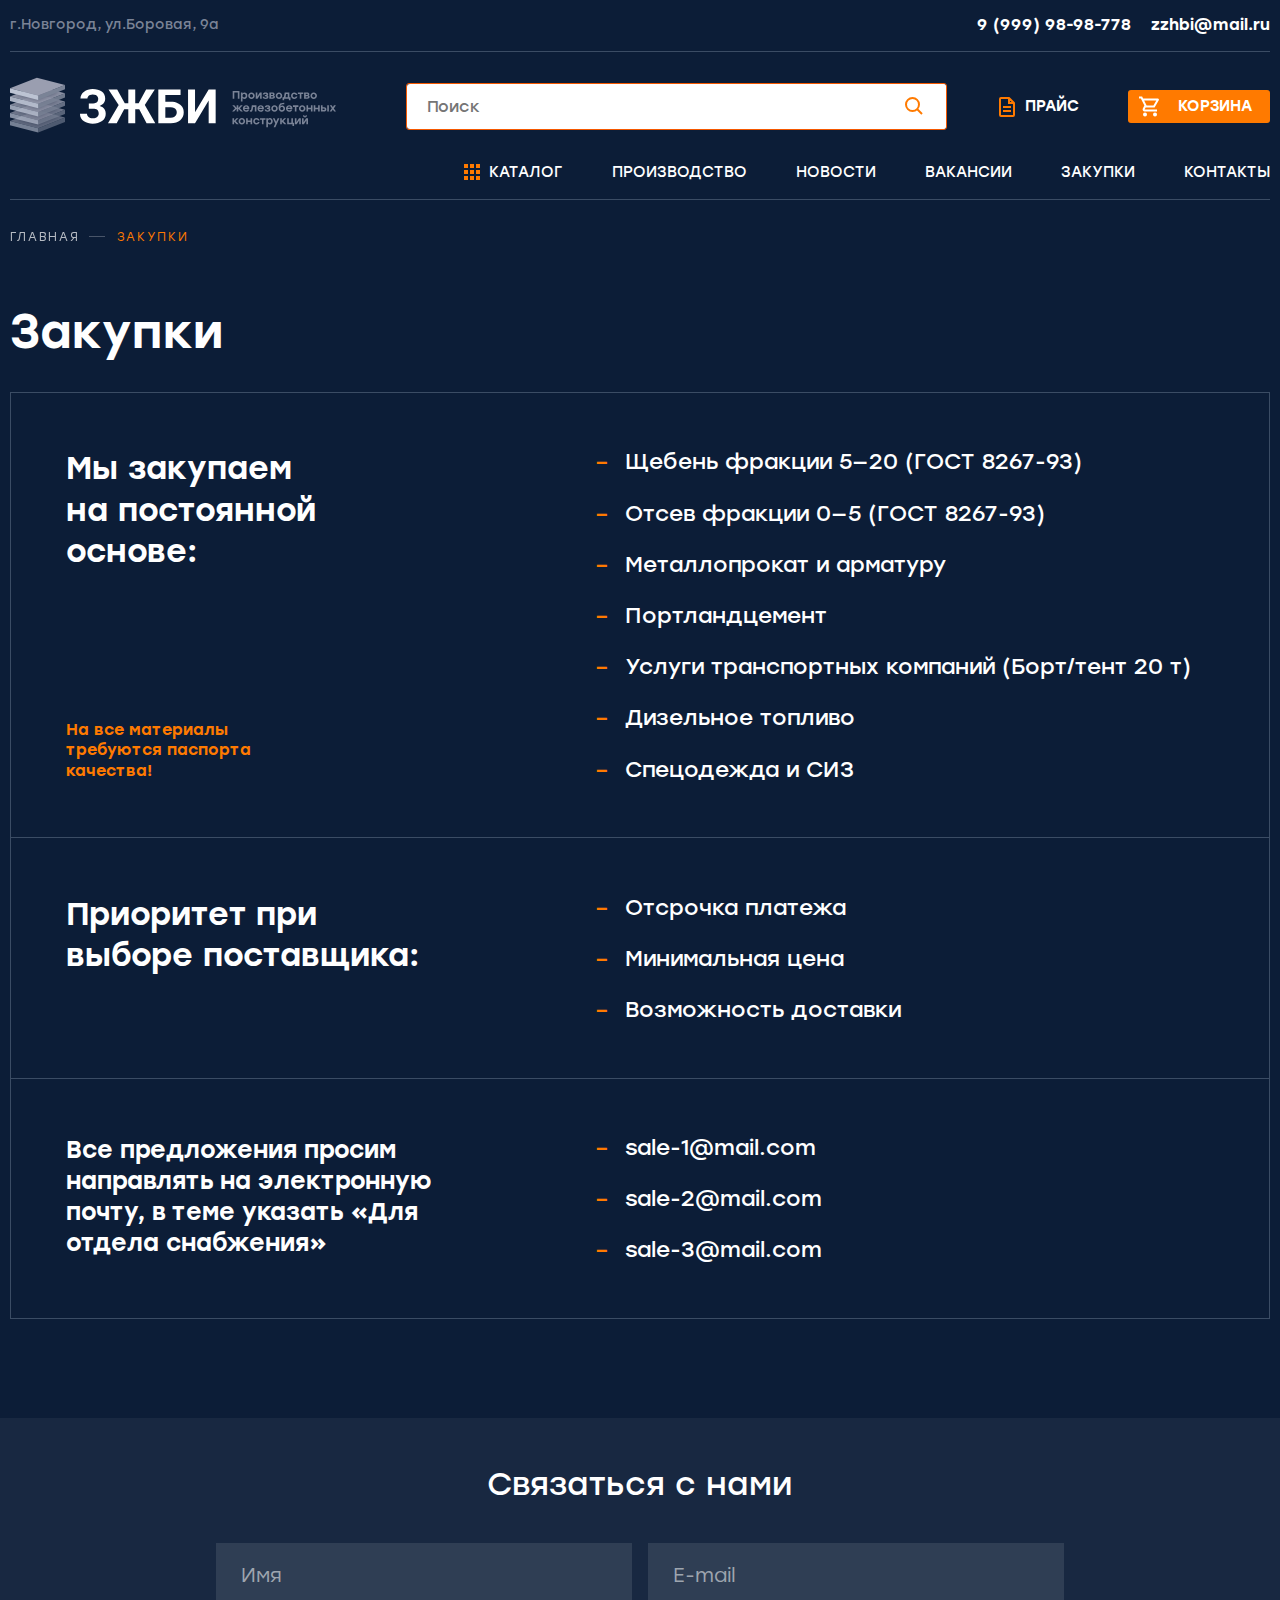
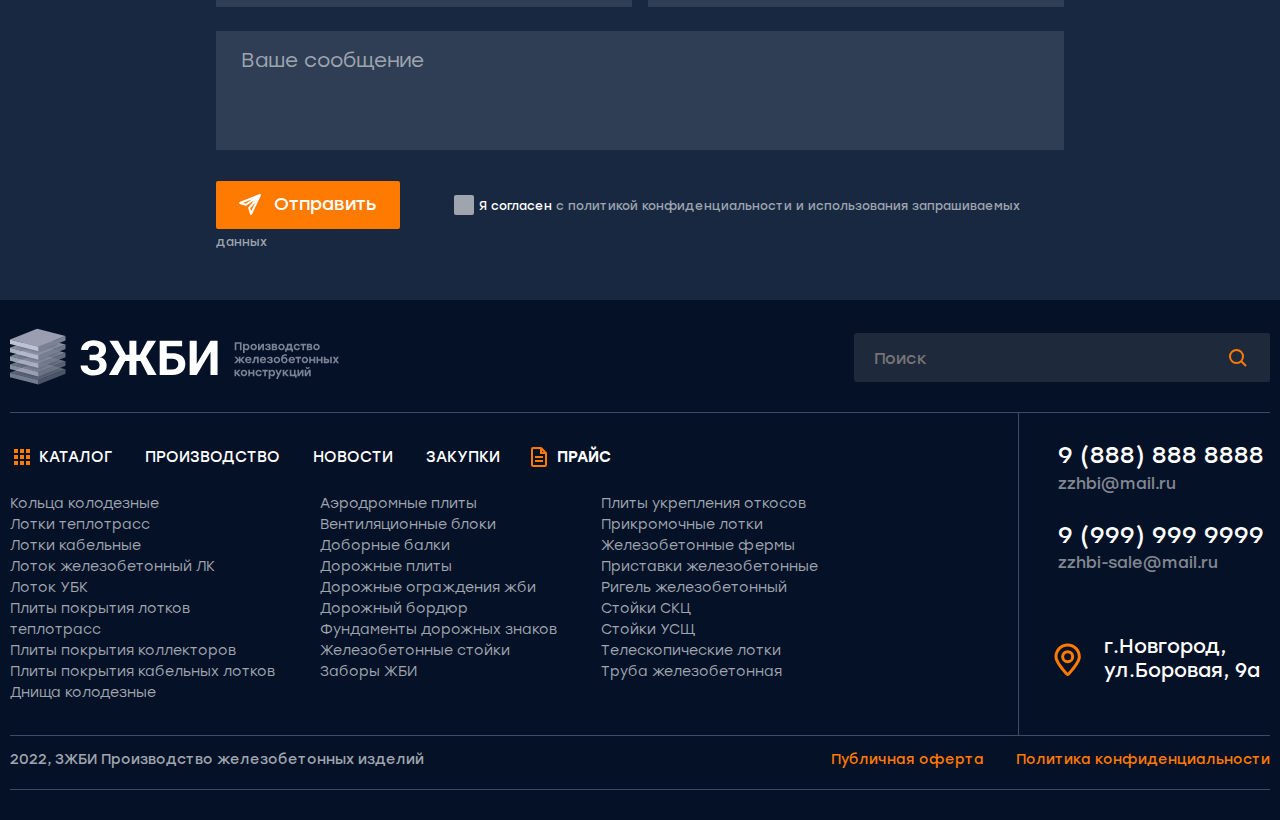
<file: purchases.html>
<!DOCTYPE html>
<html lang="ru">

<head>
   <meta charset="UTF-8">
   <meta http-equiv="X-UA-Compatible" content="IE=edge">
   <meta name="viewport" content="width=device-width, initial-scale=1.0">
   <title>Закупки</title>
   <link rel="stylesheet" href="css/style.min.css">
</head>

<body>


   <div class="wrapper">
      <div class="btn__up">&uarr;</div>
      <header class="header header-catalog">
         <div class="header__inner">
            <div class="header__page">
               <div class="container">
                  <div class="header__top header__top-catalog">
                     <img class="logo__img-mobile" src="images/logo-mobile.svg" alt="логотип">
                     <p class="header__top-address">
                        г.Новгород, ул.Боровая, 9а
                     </p>
                     <div class="header__top-contacts">
                        <a class="top-contacts__phone" href="tel:99999898778">9 (999) 98-98-778</a>
                        <a class="top-contacts__phone-mobile" href="tel:99999898778">
                           <img class="mobile__phone-img" src="images/icons/phone.svg" alt="иконка мобильного телефона">
                        </a>
                        <a class="top-contacts__mail" href="mailto:zzhbi@mail.ru">zzhbi@mail.ru</a>
                        <a class="top-contacts__mail-mobile" href="mailto:zzhbi@mail.ru">
                           <img class="mobile__mail-img" src="images/icons/mail.svg" alt="иконка эл.почты">
                        </a>
                     </div>
                     <button type="button" class="icon-menu"><span></span></button>
                  </div>
                  <div class="header__body">
                     <div class="header__body-inner">
                        <a class="header__logo-link" href="#">
                           <img class="logo__img" src="images/logo.svg " alt="логотип"
                              data-da=".header__top,1000,first">
                        </a>
                        <div class="header__body-search">
                           <div class="header__body-search-top">
                              <div class="search-header__box" data-da=".menu__list,400,first">
                                 <form class="search-header" action="#">
                                    <input class="search-header__input" type="text" placeholder="Поиск">
                                    <button class="search-header__button" type="submit">
                                       <img class="search-button__img" src="images/icons/search.svg" alt="иконка поиск">
                                    </button>
                                 </form>
                              </div>
                           </div>
                           <div class="header__body-search-bottom">
                              <a class="header__body-price" href="#" data-da=".menu__list,600,first">Прайс</a>
                              <a class="header__basket-btn" href="#" data-da=".menu__list,450,first">Корзина</a>
                           </div>
                        </div>
                     </div>
                  </div>
                  <div class="header__bottom">
                     <nav class="menu">
                        <ul class="menu__list" data-da=".header__top,700,last">
                           <li class="menu__item menu__item-catalog">
                              <a class=" menu__link-catalog" href="#">
                                 <svg width="24" height="24" viewBox="0 0 24 24" fill="none"
                                    xmlns="http://www.w3.org/2000/svg">
                                    <path
                                       d="M5 5H7V7H5V5ZM5 11H7V13H5V11ZM5 17H7V19H5V17ZM11 5H13V7H11V5ZM11 11H13V13H11V11ZM11 17H13V19H11V17ZM17 5H19V7H17V5ZM17 11H19V13H17V11ZM17 17H19V19H17V17Z"
                                       stroke="#FF7A00" stroke-width="2" />
                                 </svg>
                              </a>
                              <a class="menu__link menu__link-catalog" href="catalog.html">
                                 Каталог
                              </a>
                           </li>
                           <li class="menu__item">
                              <a class="menu__link " href="production-page.html">Производство</a>
                           </li>
                           <li class="menu__item">
                              <a class="menu__link" href="news-page.html">Новости</a>
                           </li>
                           <li class="menu__item">
                              <a class="menu__link" href="vacancies.html">Вакансии</a>
                           </li>
                           <li class="menu__item">
                              <a class="menu__link" href="purchases.html">Закупки</a>
                           </li>
                           <li class="menu__item">
                              <a class="menu__link" href="contacts-page.html">Контакты</a>
                           </li>
                        </ul>
                     </nav>
                  </div>
               </div>
            </div>
         </div>
      </header>

      <div class="breadcrumbs">
         <div class="container">
            <div class="breadcrumbs__inner">
               <ul class="breadcrumbs__list mobile-overflow ">
                  <li class="breadcrumbs__list-item">
                     <a class="breadcrumbs__list-item-link breadcrumbs__list-item-link--great "
                        href="index.html">Главная</a>
                  </li>
                  <li class="breadcrumbs__list-item">
                     <span class="breadcrumbs__list-item-link--orange">Закупки</span>
                  </li>
               </ul>
            </div>
         </div>
      </div>

      <main class="main">

         <section class="purchases">
            <div class="container">
               <div class="pages-big-title__block">
                  <h2 class="section-big__title">
                     Закупки
                  </h2>
               </div>
               <div class="purchases__inner">
                  <ul class="purchases__items">
                     <li class="purchases__item">
                        <div class="item-title__inner">
                           <div class="purchases__item-title purchases__title">
                              Мы закупаем на постоянной основе:
                              <p class="purchases__item-sub-title">На все материалы требуются паспорта качества!</p>
                           </div>
                        </div>
                        <div class="purchases__item-info">
                           <p class="purchases__item-text">Щебень фракции 5—20 (ГОСТ 8267-93)</p>
                           <p class="purchases__item-text">Отсев фракции 0—5 (ГОСТ 8267-93)</p>
                           <p class="purchases__item-text">Металлопрокат и арматуру</p>
                           <p class="purchases__item-text">Портландцемент</p>
                           <p class="purchases__item-text">Услуги транспортных компаний (Борт/тент 20 т)</p>
                           <p class="purchases__item-text">Дизельное топливо</p>
                           <p class="purchases__item-text">Спецодежда и СИЗ</p>
                        </div>
                        <p class="purchases__item-sub-title-mobile">На все материалы требуются паспорта качества!</p>
                     </li>
                     <li class="purchases__item">
                        <div class="item-title__inner">
                           <div class="purchases__item-title priority__title">
                              Приоритет при выборе поставщика:
                           </div>
                        </div>
                        <div class="purchases__item-info">
                           <p class="purchases__item-text">Отсрочка платежа</p>
                           <p class="purchases__item-text">Минимальная цена</p>
                           <p class="purchases__item-text">Возможность доставки</p>
                        </div>
                     </li>
                     <li class="purchases__item">
                        <div class="item-title__inner">
                           <div class="purchases__item-title offers__title">
                              Все предложения просим направлять на электронную почту, в теме указать «Для отдела
                              снабжения»
                           </div>
                        </div>
                        <div class="purchases__item-info">
                           <p class="purchases__item-text">sale-1@mail.com</p>
                           <p class="purchases__item-text">sale-2@mail.com</p>
                           <p class="purchases__item-text">sale-3@mail.com</p>
                        </div>
                     </li>
                  </ul>
               </div>
            </div>
         </section>





         <section class="contacs">
            <div class="container">
               <div class="contacs__inner">
                  <div class="section-title__block contacs-title__block">
                     <h2 class="section-title contacs-title">
                        Связаться с нами
                     </h2>
                  </div>
                  <form class="contacs__form" action="#">
                     <input class="contacs__input" type="text" placeholder="Имя">
                     <input class="contacs__input" type="text" placeholder="E-mail">
                     <textarea class="contacs__textarea" placeholder="Ваше сообщение"></textarea>
                     <button class="contacs__btn" type="submit">Отправить</button>
                     <label class="contacs__label">
                        <input class="contacs__chekbox" type="checkbox">
                        <span class="contacs__chekbox-style"></span>
                        Я согласен
                     </label>
                     <a class="contacs__chekbox-agreement" href="#">с политикой конфиденциальности и использования
                        запрашиваемых данных</a>
                  </form>
               </div>
            </div>
         </section>

      </main>

      <footer class="footer">
         <div class="container">
            <div class="footer__inner">
               <div class="footer__top">
                  <a class="footer__logo-link" href="#">
                     <img class="footer__logo" src="images/logo.svg" alt="логотип">
                  </a>
                  <div class="search-footer__box">
                     <form class="search-footer" action="#">
                        <input class="search-footer__input" type="text" placeholder="Поиск">
                        <button class="search-footer__button" type="submit">
                           <img class="search-button__img" src="images/icons/search.svg" alt="иконка поиск">
                        </button>
                     </form>
                  </div>
               </div>

               <div class="footer__body">
                  <div class="footer__body-content">
                     <nav class="menu footer__menu ">
                        <ul class="footer-menu__list ">
                           <li class=" menu__item-catalog footer-menu__item footer-menu__item-catalog">
                              <a class=" menu__link-catalog  footer-menu__link-catalog" href="#">
                                 <svg width="24" height="24" viewBox="0 0 24 24" fill="none"
                                    xmlns="http://www.w3.org/2000/svg">
                                    <path
                                       d="M5 5H7V7H5V5ZM5 11H7V13H5V11ZM5 17H7V19H5V17ZM11 5H13V7H11V5ZM11 11H13V13H11V11ZM11 17H13V19H11V17ZM17 5H19V7H17V5ZM17 11H19V13H17V11ZM17 17H19V19H17V17Z"
                                       stroke="#FF7A00" stroke-width="2" />
                                 </svg>
                              </a>
                              <a class="menu__link footer-menu__link  footer-menu__link-catalog" href="#">
                                 Каталог
                              </a>
                           </li>
                           <li class=" footer-menu__item">
                              <a class="menu__link footer-menu__link " href="#">Производство</a>
                           </li>
                           <li class=" footer-menu__item">
                              <a class="menu__link footer-menu__link " href="#">Новости</a>
                           </li>
                           <li class=" footer-menu__item">
                              <a class="menu__link footer-menu__link " href="#">Закупки</a>
                           </li>
                           <li class=" footer-menu__item">
                              <a class="footer-menu__link header__body-price footer__body-price" href="#">Прайс</a>
                           </li>
                        </ul>
                     </nav>

                     <div class="catalog__body catalog__body-actions ">
                        <div class="footer-catalog__items-inner">
                           <div class="catalog__body-inner block" data-spollers="580,max">
                              <button type="button" data-spoller class="catalog-btn block__title">
                                 Плиты покрытия
                              </button>
                              <div class="footer__catalog">
                                 <ul class="footer-catalog__item footer-catalog__item-left">
                                    <li class="footer-catalog__list">
                                       <a class="footer-catalog__link" href="#">кольца колодезные</a>
                                       <a class="footer-catalog__link" href="#">лотки теплотрасс</a>
                                       <a class="footer-catalog__link" href="#">лотки кабельные</a>
                                       <a class="footer-catalog__link" href="#">Лоток железобетонный ЛК</a>
                                       <a class="footer-catalog__link" href="#">Лоток УБК</a>
                                       <a class="footer-catalog__link" href="#">Плиты покрытия лотков теплотрасс</a>
                                       <a class="footer-catalog__link" href="#">Плиты покрытия коллекторов</a>
                                       <a class="footer-catalog__link" href="#">Плиты покрытия кабельных лотков</a>
                                       <a class="footer-catalog__link" href="#">Днища колодезные</a>
                                    </li>
                                 </ul>
                              </div>
                           </div>
                           <div class="catalog__body-inner block" data-spollers="580,max">
                              <button type="button" data-spoller class="catalog-btn block__title">
                                 Железобетонные стойки
                              </button>
                              <div class="footer__catalog">
                                 <ul class="footer-catalog__item footer-catalog__item-centr">
                                    <li class="footer-catalog__list">
                                       <a class="footer-catalog__link" href="#">Аэродромные плиты</a>
                                       <a class="footer-catalog__link" href="#">Вентиляционные блоки</a>
                                       <a class="footer-catalog__link" href="#">Доборные балки</a>
                                       <a class="footer-catalog__link" href="#">Дорожные плиты</a>
                                       <a class="footer-catalog__link" href="#">Дорожные ограждения жби</a>
                                       <a class="footer-catalog__link" href="#">Дорожный бордюр</a>
                                       <a class="footer-catalog__link" href="#">Фундаменты дорожных знаков</a>
                                       <a class="footer-catalog__link" href="#">Железобетонные стойки</a>
                                       <a class="footer-catalog__link" href="#">Заборы ЖБИ</a>
                                    </li>
                                 </ul>
                              </div>
                           </div>
                           <div class="catalog__body-inner block" data-spollers="580,max">
                              <button type="button" data-spoller class="catalog-btn block__title">
                                 Плиты укрепления откосов
                              </button>
                              <div class="footer__catalog">
                                 <ul class="footer-catalog__item footer-catalog__item-right">
                                    <li class="footer-catalog__list">
                                       <a class="footer-catalog__link" href="#">Плиты укрепления откосов</a>
                                       <a class="footer-catalog__link" href="#">Прикромочные лотки</a>
                                       <a class="footer-catalog__link" href="#">Железобетонные фермы</a>
                                       <a class="footer-catalog__link" href="#">Приставки железобетонные</a>
                                       <a class="footer-catalog__link" href="#">Ригель железобетонный</a>
                                       <a class="footer-catalog__link" href="#">Стойки СКЦ</a>
                                       <a class="footer-catalog__link" href="#">Стойки УСЩ</a>
                                       <a class="footer-catalog__link" href="#">Телескопические лотки</a>
                                       <a class="footer-catalog__link" href="#">Труба железобетонная</a>
                                    </li>
                                 </ul>
                              </div>
                           </div>
                        </div>
                     </div>

                  </div>
                  <div class="footer__body-contacts" data-da=".footer__bottom,820,first">
                     <div class="footer__phone-box">
                        <a class="footer__phone" href="tel:98888888888">9 (888) 888 8888</a>
                        <a class="footer__mail" href="mailto:zzhbi@mail.ru">zzhbi@mail.ru</a>
                     </div>
                     <div class="footer__phone-box">
                        <a class="footer__phone" href="tel:99999999999">9 (999) 999 9999</a>
                        <a class="footer__mail" href="mailto:zzhbi-sale@mail.ru">zzhbi-sale@mail.ru</a>
                     </div>
                     <div class="footer__address">
                        <p class="footer__address-city">г.Новгород, </p>
                        <p class="footer__address-street">ул.Боровая, 9а</p>
                     </div>
                  </div>
               </div>
               <div class="footer__bottom">
                  <div class="footer__bottom-inner">
                     <p class="copy">2022, ЗЖБИ Производство железобетонных изделий</p>
                     <div class="politics-box">
                        <a class="politics__link" href="#">Публичная оферта</a>
                        <a class="politics__link" href="#">Политика конфиденциальности</a>
                     </div>
                  </div>
               </div>
            </div>
         </div>
      </footer>

   </div>

   <script src="https://ajax.googleapis.com/ajax/libs/jquery/3.4.1/jquery.min.js"></script>
   <script src="js/more.js"></script>
   <script src="js/main.min.js"></script>
</body>

</html>
</file>
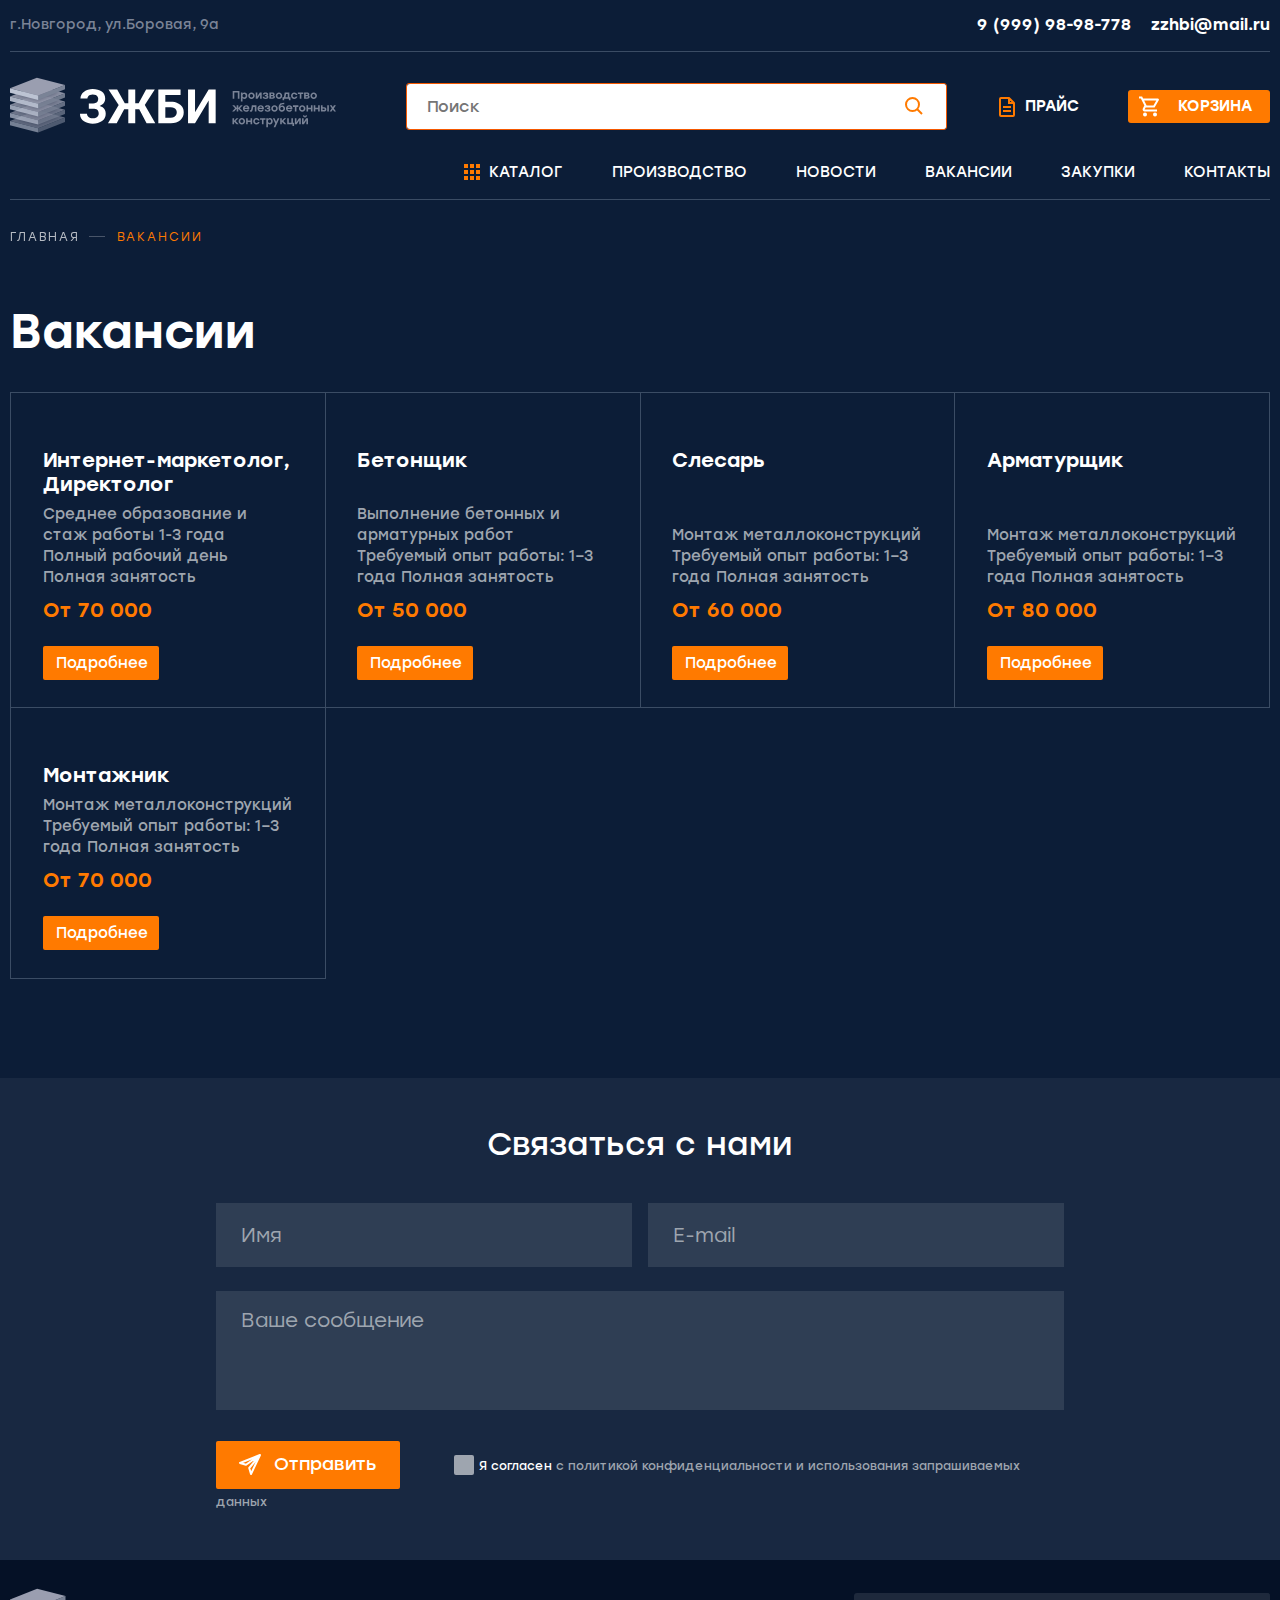
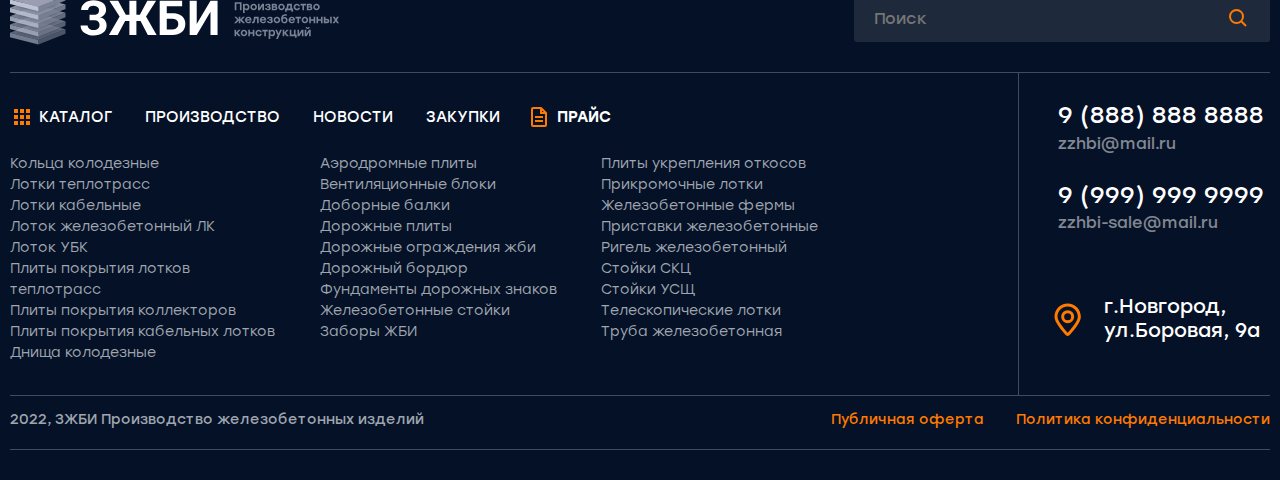
<file: vacancies.html>
<!DOCTYPE html>
<html lang="ru">

<head>
   <meta charset="UTF-8">
   <meta http-equiv="X-UA-Compatible" content="IE=edge">
   <meta name="viewport" content="width=device-width, initial-scale=1.0">
   <title>Вакансии</title>
   <link rel="stylesheet" href="css/style.min.css">
</head>

<body>


   <div class="wrapper">
      <div class="btn__up">&uarr;</div>
      <header class="header header-catalog">
         <div class="header__inner">
            <div class="header__page">
               <div class="container">
                  <div class="header__top header__top-catalog">
                     <img class="logo__img-mobile" src="images/logo-mobile.svg" alt="логотип">
                     <p class="header__top-address">
                        г.Новгород, ул.Боровая, 9а
                     </p>
                     <div class="header__top-contacts">
                        <a class="top-contacts__phone" href="tel:99999898778">9 (999) 98-98-778</a>
                        <a class="top-contacts__phone-mobile" href="tel:99999898778">
                           <img class="mobile__phone-img" src="images/icons/phone.svg" alt="иконка мобильного телефона">
                        </a>
                        <a class="top-contacts__mail" href="mailto:zzhbi@mail.ru">zzhbi@mail.ru</a>
                        <a class="top-contacts__mail-mobile" href="mailto:zzhbi@mail.ru">
                           <img class="mobile__mail-img" src="images/icons/mail.svg" alt="иконка эл.почты">
                        </a>
                     </div>
                     <button type="button" class="icon-menu"><span></span></button>
                  </div>
                  <div class="header__body">
                     <div class="header__body-inner">
                        <a class="header__logo-link" href="#">
                           <img class="logo__img" src="images/logo.svg " alt="логотип"
                              data-da=".header__top,1000,first">
                        </a>
                        <div class="header__body-search">
                           <div class="header__body-search-top">
                              <div class="search-header__box" data-da=".menu__list,400,first">
                                 <form class="search-header" action="#">
                                    <input class="search-header__input" type="text" placeholder="Поиск">
                                    <button class="search-header__button" type="submit">
                                       <img class="search-button__img" src="images/icons/search.svg" alt="иконка поиск">
                                    </button>
                                 </form>
                              </div>
                           </div>
                           <div class="header__body-search-bottom">
                              <a class="header__body-price" href="#" data-da=".menu__list,600,first">Прайс</a>
                              <a class="header__basket-btn" href="#" data-da=".menu__list,450,first">Корзина</a>
                           </div>
                        </div>
                     </div>
                  </div>
                  <div class="header__bottom">
                     <nav class="menu">
                        <ul class="menu__list" data-da=".header__top,700,last">
                           <li class="menu__item menu__item-catalog">
                              <a class=" menu__link-catalog" href="#">
                                 <svg width="24" height="24" viewBox="0 0 24 24" fill="none"
                                    xmlns="http://www.w3.org/2000/svg">
                                    <path
                                       d="M5 5H7V7H5V5ZM5 11H7V13H5V11ZM5 17H7V19H5V17ZM11 5H13V7H11V5ZM11 11H13V13H11V11ZM11 17H13V19H11V17ZM17 5H19V7H17V5ZM17 11H19V13H17V11ZM17 17H19V19H17V17Z"
                                       stroke="#FF7A00" stroke-width="2" />
                                 </svg>
                              </a>
                              <a class="menu__link menu__link-catalog" href="catalog.html">
                                 Каталог
                              </a>
                           </li>
                           <li class="menu__item">
                              <a class="menu__link " href="production-page.html">Производство</a>
                           </li>
                           <li class="menu__item">
                              <a class="menu__link" href="news-page.html">Новости</a>
                           </li>
                           <li class="menu__item">
                              <a class="menu__link" href="vacancies.html">Вакансии</a>
                           </li>
                           <li class="menu__item">
                              <a class="menu__link" href="purchases.html">Закупки</a>
                           </li>
                           <li class="menu__item">
                              <a class="menu__link" href="contacts-page.html">Контакты</a>
                           </li>
                        </ul>
                     </nav>
                  </div>
               </div>
            </div>
         </div>
      </header>

      <div class="breadcrumbs">
         <div class="container">
            <div class="breadcrumbs__inner">
               <ul class="breadcrumbs__list mobile-overflow ">
                  <li class="breadcrumbs__list-item">
                     <a class="breadcrumbs__list-item-link breadcrumbs__list-item-link--great "
                        href="index.html">Главная</a>
                  </li>
                  <li class="breadcrumbs__list-item">
                     <span class="breadcrumbs__list-item-link--orange">Вакансии</span>
                  </li>
               </ul>
            </div>
         </div>
      </div>

      <main class="main">

         <section class="vacancies">
            <div class="container">
               <div class="pages-big-title__block">
                  <h2 class="section-big__title">
                     Вакансии
                  </h2>
               </div>
               <div class="vacancies__inner">
                  <div class="catalog__card-items">
                     <div class="catalog__item-card vacancies__card-item">
                        <div class="catalog-card__item  card__price-not-available ">
                           <div class="catalog-card__body">
                              <a class="catalog-card__sale-wrapper" href="#">
                                 <h3 class="card__title  vacancies__title">Интернет-маркетолог, Директолог</h3>
                                 <div class="card__description">
                                    <div class="card__description-size vacancies-card__description">
                                       Среднее образование и стаж работы 1-3 года
                                       Полный рабочий день
                                       Полная занятость
                                    </div>
                                    <p class="card__price-request">
                                       От 70 000
                                    </p>
                                 </div>
                              </a>
                              <a class="card__btn-request" href="#">Подробнее</a>
                           </div>
                        </div>
                     </div>
                     <div class="catalog__item-card vacancies__card-item">
                        <div class="catalog-card__item  card__price-not-available ">
                           <div class="catalog-card__body">
                              <a class="catalog-card__sale-wrapper" href="#">
                                 <h3 class="card__title  vacancies__title">бетонщик</h3>
                                 <div class="card__description">
                                    <div class="card__description-size vacancies-card__description">
                                       Выполнение бетонных и арматурных работ
                                       Требуемый опыт работы: 1–3 года
                                       Полная занятость
                                    </div>
                                    <p class="card__price-request">
                                       От 50 000
                                    </p>
                                 </div>
                              </a>
                              <a class="card__btn-request" href="#">Подробнее</a>
                           </div>
                        </div>
                     </div>
                     <div class="catalog__item-card vacancies__card-item">
                        <div class="catalog-card__item  card__price-not-available ">
                           <div class="catalog-card__body">
                              <a class="catalog-card__sale-wrapper" href="#">
                                 <h3 class="card__title  vacancies__title">Слесарь</h3>
                                 <div class="card__description">
                                    <div class="card__description-size vacancies-card__description">
                                       Монтаж металлоконструкций
                                       Требуемый опыт работы: 1–3 года
                                       Полная занятость
                                    </div>
                                    <p class="card__price-request">
                                       От 60 000
                                    </p>
                                 </div>
                              </a>
                              <a class="card__btn-request" href="#">Подробнее</a>
                           </div>
                        </div>
                     </div>
                     <div class="catalog__item-card vacancies__card-item">
                        <div class="catalog-card__item  card__price-not-available ">
                           <div class="catalog-card__body">
                              <a class="catalog-card__sale-wrapper" href="#">
                                 <h3 class="card__title  vacancies__title">Арматурщик</h3>
                                 <div class="card__description">
                                    <div class="card__description-size vacancies-card__description">
                                       Монтаж металлоконструкций
                                       Требуемый опыт работы: 1–3 года
                                       Полная занятость
                                    </div>
                                    <p class="card__price-request">
                                       От 80 000
                                    </p>
                                 </div>
                              </a>
                              <a class="card__btn-request" href="#">Подробнее</a>
                           </div>
                        </div>
                     </div>
                     <div class="catalog__item-card vacancies__card-item">
                        <div class="catalog-card__item  card__price-not-available ">
                           <div class="catalog-card__body">
                              <a class="catalog-card__sale-wrapper" href="#">
                                 <h3 class="card__title  vacancies__title">монтажник</h3>
                                 <div class="card__description">
                                    <div class="card__description-size vacancies-card__description">
                                       Монтаж металлоконструкций
                                       Требуемый опыт работы: 1–3 года
                                       Полная занятость
                                    </div>
                                    <p class="card__price-request">
                                       От 70 000
                                    </p>
                                 </div>
                              </a>
                              <a class="card__btn-request" href="#">Подробнее</a>
                           </div>
                        </div>
                     </div>
                  </div>
               </div>
            </div>
         </section>





         <section class="contacs">
            <div class="container">
               <div class="contacs__inner">
                  <div class="section-title__block contacs-title__block">
                     <h2 class="section-title contacs-title">
                        Связаться с нами
                     </h2>
                  </div>
                  <form class="contacs__form" action="#">
                     <input class="contacs__input" type="text" placeholder="Имя">
                     <input class="contacs__input" type="text" placeholder="E-mail">
                     <textarea class="contacs__textarea" placeholder="Ваше сообщение"></textarea>
                     <button class="contacs__btn" type="submit">Отправить</button>
                     <label class="contacs__label">
                        <input class="contacs__chekbox" type="checkbox">
                        <span class="contacs__chekbox-style"></span>
                        Я согласен
                     </label>
                     <a class="contacs__chekbox-agreement" href="#">с политикой конфиденциальности и использования
                        запрашиваемых данных</a>
                  </form>
               </div>
            </div>
         </section>

      </main>

      <footer class="footer">
         <div class="container">
            <div class="footer__inner">
               <div class="footer__top">
                  <a class="footer__logo-link" href="#">
                     <img class="footer__logo" src="images/logo.svg" alt="логотип">
                  </a>
                  <div class="search-footer__box">
                     <form class="search-footer" action="#">
                        <input class="search-footer__input" type="text" placeholder="Поиск">
                        <button class="search-footer__button" type="submit">
                           <img class="search-button__img" src="images/icons/search.svg" alt="иконка поиск">
                        </button>
                     </form>
                  </div>
               </div>

               <div class="footer__body">
                  <div class="footer__body-content">
                     <nav class="menu footer__menu ">
                        <ul class="footer-menu__list ">
                           <li class=" menu__item-catalog footer-menu__item footer-menu__item-catalog">
                              <a class=" menu__link-catalog  footer-menu__link-catalog" href="#">
                                 <svg width="24" height="24" viewBox="0 0 24 24" fill="none"
                                    xmlns="http://www.w3.org/2000/svg">
                                    <path
                                       d="M5 5H7V7H5V5ZM5 11H7V13H5V11ZM5 17H7V19H5V17ZM11 5H13V7H11V5ZM11 11H13V13H11V11ZM11 17H13V19H11V17ZM17 5H19V7H17V5ZM17 11H19V13H17V11ZM17 17H19V19H17V17Z"
                                       stroke="#FF7A00" stroke-width="2" />
                                 </svg>
                              </a>
                              <a class="menu__link footer-menu__link  footer-menu__link-catalog" href="#">
                                 Каталог
                              </a>
                           </li>
                           <li class=" footer-menu__item">
                              <a class="menu__link footer-menu__link " href="#">Производство</a>
                           </li>
                           <li class=" footer-menu__item">
                              <a class="menu__link footer-menu__link " href="#">Новости</a>
                           </li>
                           <li class=" footer-menu__item">
                              <a class="menu__link footer-menu__link " href="#">Закупки</a>
                           </li>
                           <li class=" footer-menu__item">
                              <a class="footer-menu__link header__body-price footer__body-price" href="#">Прайс</a>
                           </li>
                        </ul>
                     </nav>

                     <div class="catalog__body catalog__body-actions ">
                        <div class="footer-catalog__items-inner">
                           <div class="catalog__body-inner block" data-spollers="580,max">
                              <button type="button" data-spoller class="catalog-btn block__title">
                                 Плиты покрытия
                              </button>
                              <div class="footer__catalog">
                                 <ul class="footer-catalog__item footer-catalog__item-left">
                                    <li class="footer-catalog__list">
                                       <a class="footer-catalog__link" href="#">кольца колодезные</a>
                                       <a class="footer-catalog__link" href="#">лотки теплотрасс</a>
                                       <a class="footer-catalog__link" href="#">лотки кабельные</a>
                                       <a class="footer-catalog__link" href="#">Лоток железобетонный ЛК</a>
                                       <a class="footer-catalog__link" href="#">Лоток УБК</a>
                                       <a class="footer-catalog__link" href="#">Плиты покрытия лотков теплотрасс</a>
                                       <a class="footer-catalog__link" href="#">Плиты покрытия коллекторов</a>
                                       <a class="footer-catalog__link" href="#">Плиты покрытия кабельных лотков</a>
                                       <a class="footer-catalog__link" href="#">Днища колодезные</a>
                                    </li>
                                 </ul>
                              </div>
                           </div>
                           <div class="catalog__body-inner block" data-spollers="580,max">
                              <button type="button" data-spoller class="catalog-btn block__title">
                                 Железобетонные стойки
                              </button>
                              <div class="footer__catalog">
                                 <ul class="footer-catalog__item footer-catalog__item-centr">
                                    <li class="footer-catalog__list">
                                       <a class="footer-catalog__link" href="#">Аэродромные плиты</a>
                                       <a class="footer-catalog__link" href="#">Вентиляционные блоки</a>
                                       <a class="footer-catalog__link" href="#">Доборные балки</a>
                                       <a class="footer-catalog__link" href="#">Дорожные плиты</a>
                                       <a class="footer-catalog__link" href="#">Дорожные ограждения жби</a>
                                       <a class="footer-catalog__link" href="#">Дорожный бордюр</a>
                                       <a class="footer-catalog__link" href="#">Фундаменты дорожных знаков</a>
                                       <a class="footer-catalog__link" href="#">Железобетонные стойки</a>
                                       <a class="footer-catalog__link" href="#">Заборы ЖБИ</a>
                                    </li>
                                 </ul>
                              </div>
                           </div>
                           <div class="catalog__body-inner block" data-spollers="580,max">
                              <button type="button" data-spoller class="catalog-btn block__title">
                                 Плиты укрепления откосов
                              </button>
                              <div class="footer__catalog">
                                 <ul class="footer-catalog__item footer-catalog__item-right">
                                    <li class="footer-catalog__list">
                                       <a class="footer-catalog__link" href="#">Плиты укрепления откосов</a>
                                       <a class="footer-catalog__link" href="#">Прикромочные лотки</a>
                                       <a class="footer-catalog__link" href="#">Железобетонные фермы</a>
                                       <a class="footer-catalog__link" href="#">Приставки железобетонные</a>
                                       <a class="footer-catalog__link" href="#">Ригель железобетонный</a>
                                       <a class="footer-catalog__link" href="#">Стойки СКЦ</a>
                                       <a class="footer-catalog__link" href="#">Стойки УСЩ</a>
                                       <a class="footer-catalog__link" href="#">Телескопические лотки</a>
                                       <a class="footer-catalog__link" href="#">Труба железобетонная</a>
                                    </li>
                                 </ul>
                              </div>
                           </div>
                        </div>
                     </div>

                  </div>
                  <div class="footer__body-contacts" data-da=".footer__bottom,820,first">
                     <div class="footer__phone-box">
                        <a class="footer__phone" href="tel:98888888888">9 (888) 888 8888</a>
                        <a class="footer__mail" href="mailto:zzhbi@mail.ru">zzhbi@mail.ru</a>
                     </div>
                     <div class="footer__phone-box">
                        <a class="footer__phone" href="tel:99999999999">9 (999) 999 9999</a>
                        <a class="footer__mail" href="mailto:zzhbi-sale@mail.ru">zzhbi-sale@mail.ru</a>
                     </div>
                     <div class="footer__address">
                        <p class="footer__address-city">г.Новгород, </p>
                        <p class="footer__address-street">ул.Боровая, 9а</p>
                     </div>
                  </div>
               </div>
               <div class="footer__bottom">
                  <div class="footer__bottom-inner">
                     <p class="copy">2022, ЗЖБИ Производство железобетонных изделий</p>
                     <div class="politics-box">
                        <a class="politics__link" href="#">Публичная оферта</a>
                        <a class="politics__link" href="#">Политика конфиденциальности</a>
                     </div>
                  </div>
               </div>
            </div>
         </div>
      </footer>

   </div>

   <script src="https://ajax.googleapis.com/ajax/libs/jquery/3.4.1/jquery.min.js"></script>
   <script src="js/more.js"></script>
   <script src="js/main.min.js"></script>
</body>

</html>
</file>
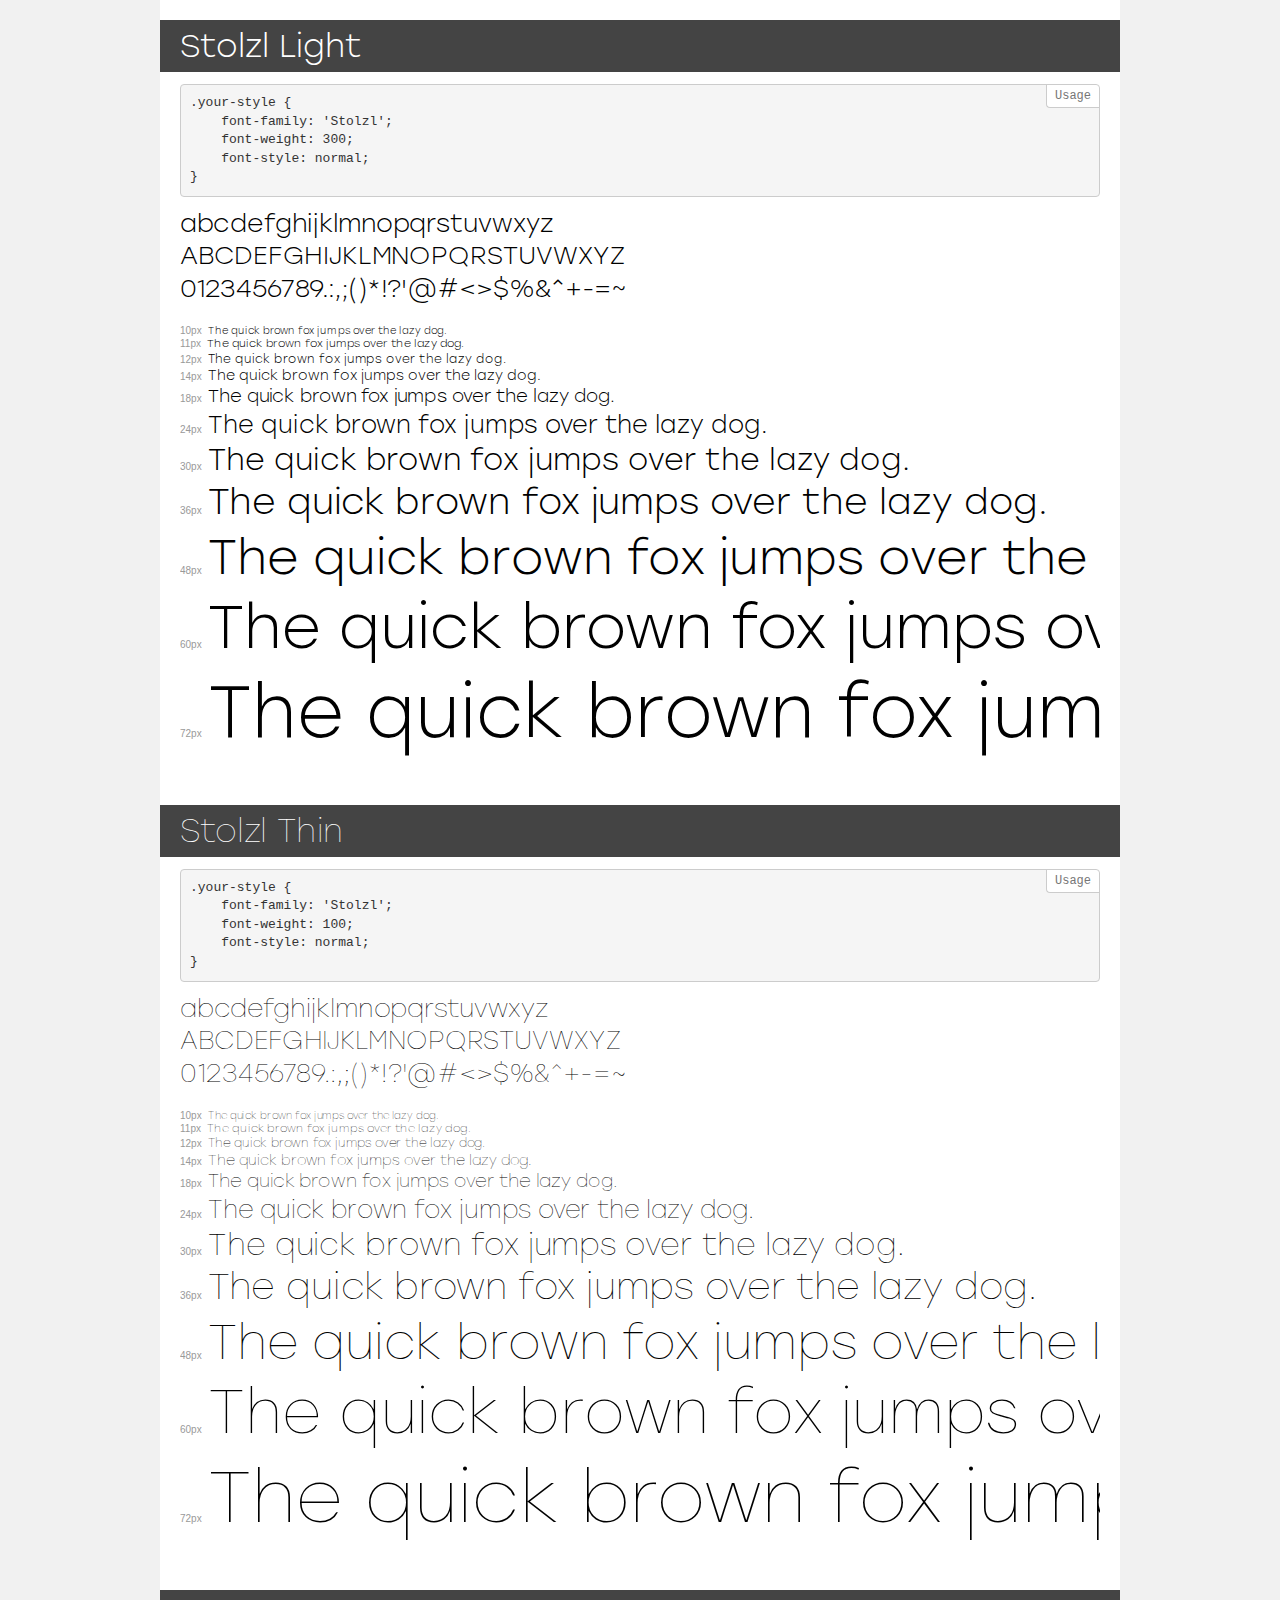
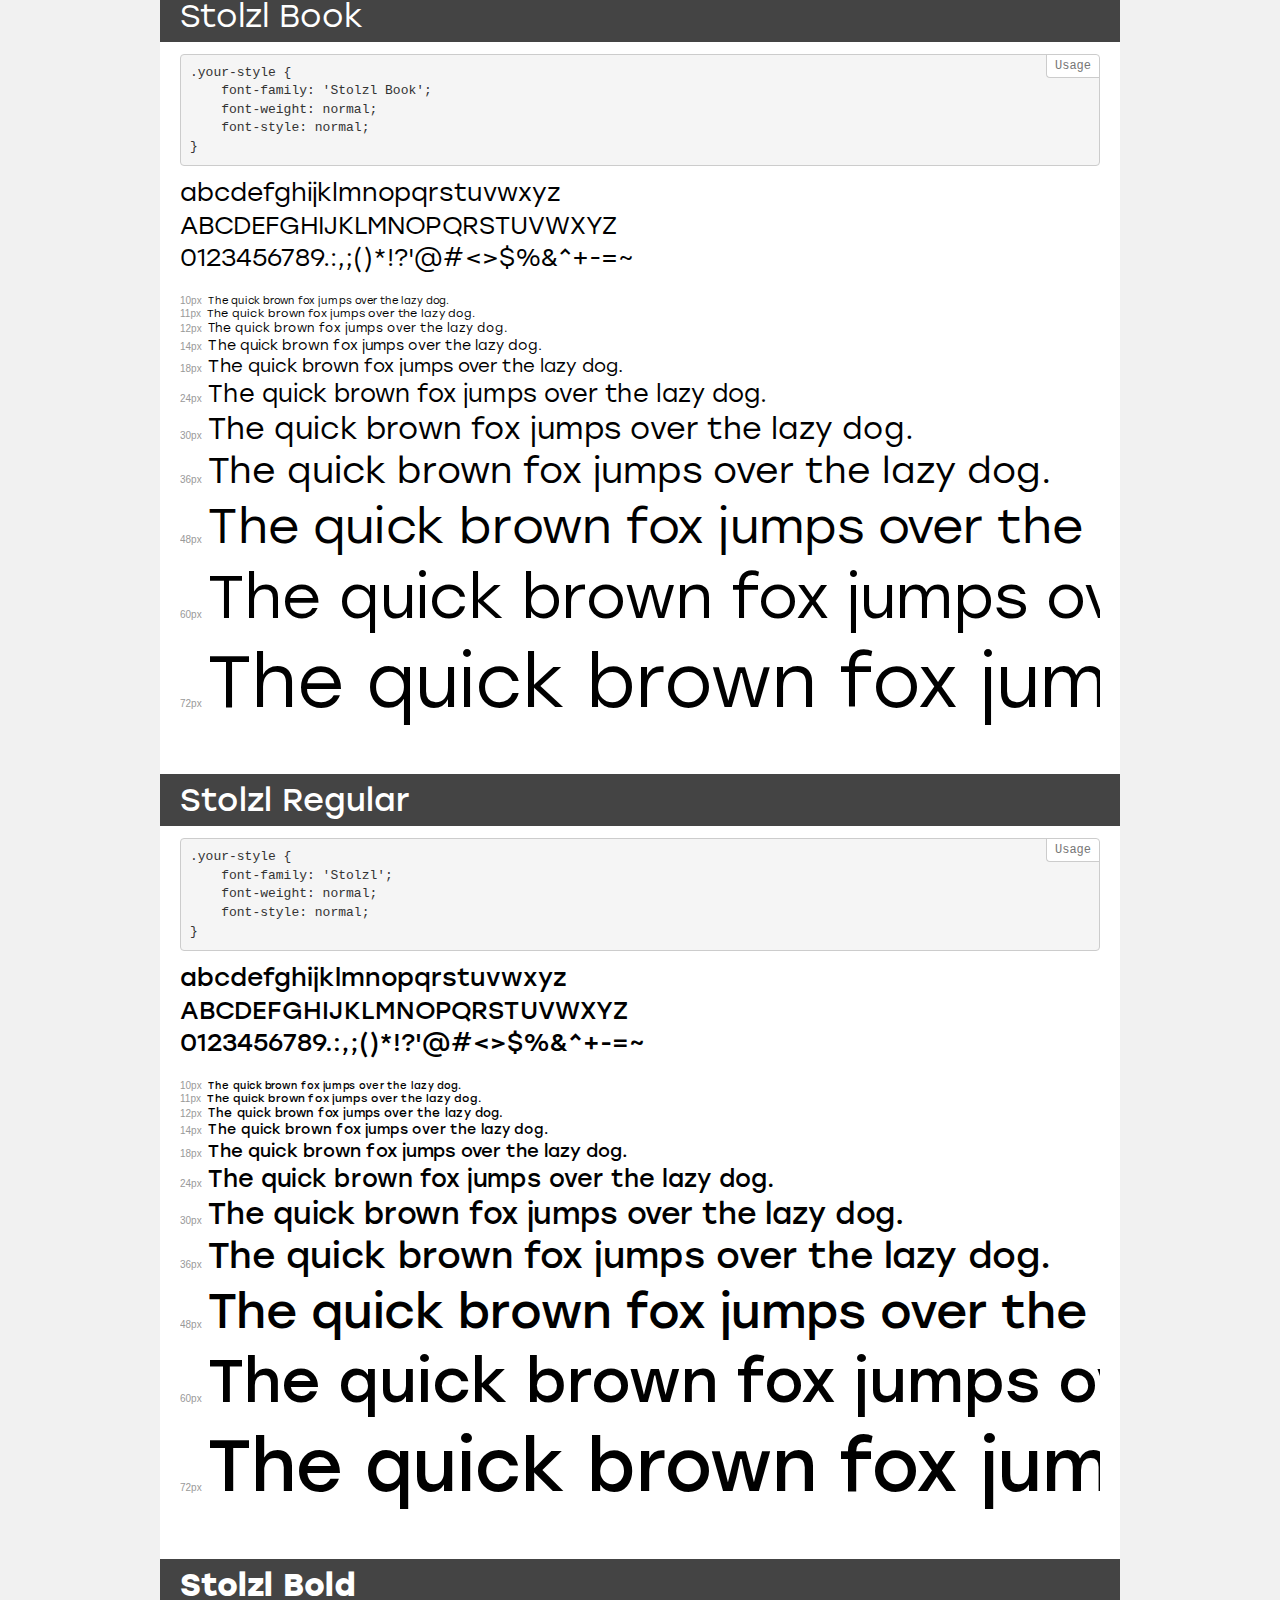
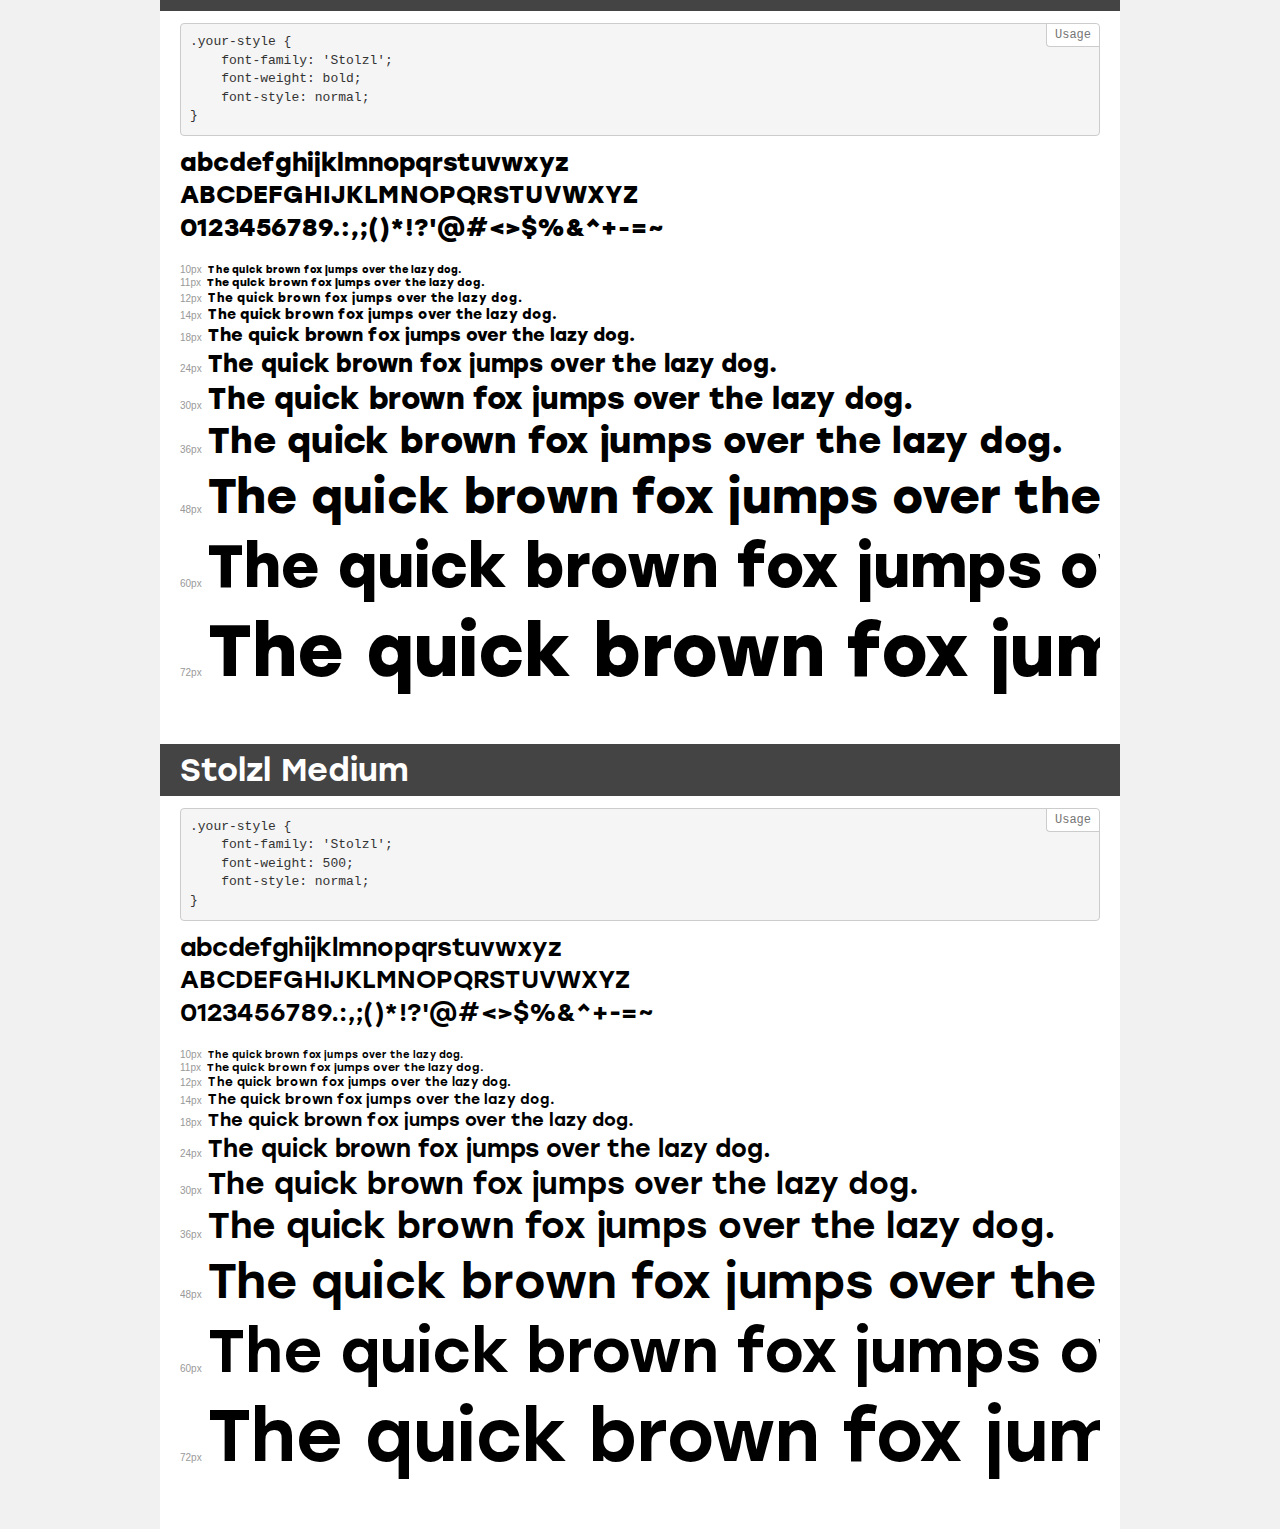
<file: fonts/demo.html>
<!DOCTYPE html>
<html>
<head>
    <meta charset="utf-8">
    <meta http-equiv="X-UA-Compatible" content="IE=edge">
    <meta name="viewport" content="width=device-width, initial-scale=1">
    <meta name="robots" content="noindex, noarchive">
    <meta name="format-detection" content="telephone=no">
    <title>Transfonter demo</title>
    <link href="stylesheet.css" rel="stylesheet">
    <style>
        /*
        http://meyerweb.com/eric/tools/css/reset/
        v2.0 | 20110126
        License: none (public domain)
        */
        html, body, div, span, applet, object, iframe,
        h1, h2, h3, h4, h5, h6, p, blockquote, pre,
        a, abbr, acronym, address, big, cite, code,
        del, dfn, em, img, ins, kbd, q, s, samp,
        small, strike, strong, sub, sup, tt, var,
        b, u, i, center,
        dl, dt, dd, ol, ul, li,
        fieldset, form, label, legend,
        table, caption, tbody, tfoot, thead, tr, th, td,
        article, aside, canvas, details, embed,
        figure, figcaption, footer, header, hgroup,
        menu, nav, output, ruby, section, summary,
        time, mark, audio, video {
            margin: 0;
            padding: 0;
            border: 0;
            font-size: 100%;
            font: inherit;
            vertical-align: baseline;
        }
        /* HTML5 display-role reset for older browsers */
        article, aside, details, figcaption, figure,
        footer, header, hgroup, menu, nav, section {
            display: block;
        }
        body {
            line-height: 1;
        }
        ol, ul {
            list-style: none;
        }
        blockquote, q {
            quotes: none;
        }
        blockquote:before, blockquote:after,
        q:before, q:after {
            content: '';
            content: none;
        }
        table {
            border-collapse: collapse;
            border-spacing: 0;
        }
        /* common styles */
        body {
            background: #f1f1f1;
            color: #000;
        }
        .page {
            background: #fff;
            width: 920px;
            margin: 0 auto;
            padding: 20px 20px 0 20px;
            overflow: hidden;
        }
        .font-container {
            overflow-x: auto;
            overflow-y: hidden;
            margin-bottom: 40px;
            line-height: 1.3;
            white-space: nowrap;
            padding-bottom: 5px;
        }
        h1 {
            position: relative;
            background: #444;
            font-size: 32px;
            color: #fff;
            padding: 10px 20px;
            margin: 0 -20px 12px -20px;
        }
        .letters {
            font-size: 25px;
            margin-bottom: 20px;
        }
        .s10:before {
            content: '10px';
        }
        .s11:before {
            content: '11px';
        }
        .s12:before {
            content: '12px';
        }
        .s14:before {
            content: '14px';
        }
        .s18:before {
            content: '18px';
        }
        .s24:before {
            content: '24px';
        }
        .s30:before {
            content: '30px';
        }
        .s36:before {
            content: '36px';
        }
        .s48:before {
            content: '48px';
        }
        .s60:before {
            content: '60px';
        }
        .s72:before {
            content: '72px';
        }
        .s10:before, .s11:before, .s12:before, .s14:before,
        .s18:before, .s24:before, .s30:before, .s36:before,
        .s48:before, .s60:before, .s72:before {
            font-family: Arial, sans-serif;
            font-size: 10px;
            font-weight: normal;
            font-style: normal;
            color: #999;
            padding-right: 6px;
        }
        pre {
            display: block;
            position: relative;
            padding: 9px;
            margin: 0 0 10px;
            font-family: Monaco, Menlo, Consolas, "Courier New", monospace !important;
            font-size: 13px;
            line-height: 1.428571429;
            color: #333;
            font-weight: normal !important;
            font-style: normal !important;
            background-color: #f5f5f5;
            border: 1px solid #ccc;
            overflow-x: auto;
            border-radius: 4px;
        }
        pre:after {
            display: block;
            position: absolute;
            right: 0;
            top: 0;
            content: 'Usage';
            line-height: 1;
            padding: 5px 8px;
            font-size: 12px;
            color: #767676;
            background-color: #fff;
            border: 1px solid #ccc;
            border-right: none;
            border-top: none;
            border-radius: 0 4px 0 4px;
            z-index: 10;
        }
        /* responsive */
        @media (max-width: 959px) {
            .page {
                width: auto;
                margin: 0;
            }
        }
    </style>
</head>
<body>
<div class="page">
    <div class="demo" style="font-family: 'Stolzl'; font-weight: 300; font-style: normal;">
        <h1>Stolzl Light</h1>
        <pre>.your-style {
    font-family: 'Stolzl';
    font-weight: 300;
    font-style: normal;
}</pre>
        <div class="font-container">
            <p class="letters">
                abcdefghijklmnopqrstuvwxyz<br>
ABCDEFGHIJKLMNOPQRSTUVWXYZ<br>
                0123456789.:,;()*!?'@#<>$%&^+-=~
            </p>
            <p class="s10" style="font-size: 10px;">The quick brown fox jumps over the lazy dog.</p>
            <p class="s11" style="font-size: 11px;">The quick brown fox jumps over the lazy dog.</p>
            <p class="s12" style="font-size: 12px;">The quick brown fox jumps over the lazy dog.</p>
            <p class="s14" style="font-size: 14px;">The quick brown fox jumps over the lazy dog.</p>
            <p class="s18" style="font-size: 18px;">The quick brown fox jumps over the lazy dog.</p>
            <p class="s24" style="font-size: 24px;">The quick brown fox jumps over the lazy dog.</p>
            <p class="s30" style="font-size: 30px;">The quick brown fox jumps over the lazy dog.</p>
            <p class="s36" style="font-size: 36px;">The quick brown fox jumps over the lazy dog.</p>
            <p class="s48" style="font-size: 48px;">The quick brown fox jumps over the lazy dog.</p>
            <p class="s60" style="font-size: 60px;">The quick brown fox jumps over the lazy dog.</p>
            <p class="s72" style="font-size: 72px;">The quick brown fox jumps over the lazy dog.</p>
        </div>
    </div>
    <div class="demo" style="font-family: 'Stolzl'; font-weight: 100; font-style: normal;">
        <h1>Stolzl Thin</h1>
        <pre>.your-style {
    font-family: 'Stolzl';
    font-weight: 100;
    font-style: normal;
}</pre>
        <div class="font-container">
            <p class="letters">
                abcdefghijklmnopqrstuvwxyz<br>
ABCDEFGHIJKLMNOPQRSTUVWXYZ<br>
                0123456789.:,;()*!?'@#<>$%&^+-=~
            </p>
            <p class="s10" style="font-size: 10px;">The quick brown fox jumps over the lazy dog.</p>
            <p class="s11" style="font-size: 11px;">The quick brown fox jumps over the lazy dog.</p>
            <p class="s12" style="font-size: 12px;">The quick brown fox jumps over the lazy dog.</p>
            <p class="s14" style="font-size: 14px;">The quick brown fox jumps over the lazy dog.</p>
            <p class="s18" style="font-size: 18px;">The quick brown fox jumps over the lazy dog.</p>
            <p class="s24" style="font-size: 24px;">The quick brown fox jumps over the lazy dog.</p>
            <p class="s30" style="font-size: 30px;">The quick brown fox jumps over the lazy dog.</p>
            <p class="s36" style="font-size: 36px;">The quick brown fox jumps over the lazy dog.</p>
            <p class="s48" style="font-size: 48px;">The quick brown fox jumps over the lazy dog.</p>
            <p class="s60" style="font-size: 60px;">The quick brown fox jumps over the lazy dog.</p>
            <p class="s72" style="font-size: 72px;">The quick brown fox jumps over the lazy dog.</p>
        </div>
    </div>
    <div class="demo" style="font-family: 'Stolzl Book'; font-weight: normal; font-style: normal;">
        <h1>Stolzl Book</h1>
        <pre>.your-style {
    font-family: 'Stolzl Book';
    font-weight: normal;
    font-style: normal;
}</pre>
        <div class="font-container">
            <p class="letters">
                abcdefghijklmnopqrstuvwxyz<br>
ABCDEFGHIJKLMNOPQRSTUVWXYZ<br>
                0123456789.:,;()*!?'@#<>$%&^+-=~
            </p>
            <p class="s10" style="font-size: 10px;">The quick brown fox jumps over the lazy dog.</p>
            <p class="s11" style="font-size: 11px;">The quick brown fox jumps over the lazy dog.</p>
            <p class="s12" style="font-size: 12px;">The quick brown fox jumps over the lazy dog.</p>
            <p class="s14" style="font-size: 14px;">The quick brown fox jumps over the lazy dog.</p>
            <p class="s18" style="font-size: 18px;">The quick brown fox jumps over the lazy dog.</p>
            <p class="s24" style="font-size: 24px;">The quick brown fox jumps over the lazy dog.</p>
            <p class="s30" style="font-size: 30px;">The quick brown fox jumps over the lazy dog.</p>
            <p class="s36" style="font-size: 36px;">The quick brown fox jumps over the lazy dog.</p>
            <p class="s48" style="font-size: 48px;">The quick brown fox jumps over the lazy dog.</p>
            <p class="s60" style="font-size: 60px;">The quick brown fox jumps over the lazy dog.</p>
            <p class="s72" style="font-size: 72px;">The quick brown fox jumps over the lazy dog.</p>
        </div>
    </div>
    <div class="demo" style="font-family: 'Stolzl'; font-weight: normal; font-style: normal;">
        <h1>Stolzl Regular</h1>
        <pre>.your-style {
    font-family: 'Stolzl';
    font-weight: normal;
    font-style: normal;
}</pre>
        <div class="font-container">
            <p class="letters">
                abcdefghijklmnopqrstuvwxyz<br>
ABCDEFGHIJKLMNOPQRSTUVWXYZ<br>
                0123456789.:,;()*!?'@#<>$%&^+-=~
            </p>
            <p class="s10" style="font-size: 10px;">The quick brown fox jumps over the lazy dog.</p>
            <p class="s11" style="font-size: 11px;">The quick brown fox jumps over the lazy dog.</p>
            <p class="s12" style="font-size: 12px;">The quick brown fox jumps over the lazy dog.</p>
            <p class="s14" style="font-size: 14px;">The quick brown fox jumps over the lazy dog.</p>
            <p class="s18" style="font-size: 18px;">The quick brown fox jumps over the lazy dog.</p>
            <p class="s24" style="font-size: 24px;">The quick brown fox jumps over the lazy dog.</p>
            <p class="s30" style="font-size: 30px;">The quick brown fox jumps over the lazy dog.</p>
            <p class="s36" style="font-size: 36px;">The quick brown fox jumps over the lazy dog.</p>
            <p class="s48" style="font-size: 48px;">The quick brown fox jumps over the lazy dog.</p>
            <p class="s60" style="font-size: 60px;">The quick brown fox jumps over the lazy dog.</p>
            <p class="s72" style="font-size: 72px;">The quick brown fox jumps over the lazy dog.</p>
        </div>
    </div>
    <div class="demo" style="font-family: 'Stolzl'; font-weight: bold; font-style: normal;">
        <h1>Stolzl Bold</h1>
        <pre>.your-style {
    font-family: 'Stolzl';
    font-weight: bold;
    font-style: normal;
}</pre>
        <div class="font-container">
            <p class="letters">
                abcdefghijklmnopqrstuvwxyz<br>
ABCDEFGHIJKLMNOPQRSTUVWXYZ<br>
                0123456789.:,;()*!?'@#<>$%&^+-=~
            </p>
            <p class="s10" style="font-size: 10px;">The quick brown fox jumps over the lazy dog.</p>
            <p class="s11" style="font-size: 11px;">The quick brown fox jumps over the lazy dog.</p>
            <p class="s12" style="font-size: 12px;">The quick brown fox jumps over the lazy dog.</p>
            <p class="s14" style="font-size: 14px;">The quick brown fox jumps over the lazy dog.</p>
            <p class="s18" style="font-size: 18px;">The quick brown fox jumps over the lazy dog.</p>
            <p class="s24" style="font-size: 24px;">The quick brown fox jumps over the lazy dog.</p>
            <p class="s30" style="font-size: 30px;">The quick brown fox jumps over the lazy dog.</p>
            <p class="s36" style="font-size: 36px;">The quick brown fox jumps over the lazy dog.</p>
            <p class="s48" style="font-size: 48px;">The quick brown fox jumps over the lazy dog.</p>
            <p class="s60" style="font-size: 60px;">The quick brown fox jumps over the lazy dog.</p>
            <p class="s72" style="font-size: 72px;">The quick brown fox jumps over the lazy dog.</p>
        </div>
    </div>
    <div class="demo" style="font-family: 'Stolzl'; font-weight: 500; font-style: normal;">
        <h1>Stolzl Medium</h1>
        <pre>.your-style {
    font-family: 'Stolzl';
    font-weight: 500;
    font-style: normal;
}</pre>
        <div class="font-container">
            <p class="letters">
                abcdefghijklmnopqrstuvwxyz<br>
ABCDEFGHIJKLMNOPQRSTUVWXYZ<br>
                0123456789.:,;()*!?'@#<>$%&^+-=~
            </p>
            <p class="s10" style="font-size: 10px;">The quick brown fox jumps over the lazy dog.</p>
            <p class="s11" style="font-size: 11px;">The quick brown fox jumps over the lazy dog.</p>
            <p class="s12" style="font-size: 12px;">The quick brown fox jumps over the lazy dog.</p>
            <p class="s14" style="font-size: 14px;">The quick brown fox jumps over the lazy dog.</p>
            <p class="s18" style="font-size: 18px;">The quick brown fox jumps over the lazy dog.</p>
            <p class="s24" style="font-size: 24px;">The quick brown fox jumps over the lazy dog.</p>
            <p class="s30" style="font-size: 30px;">The quick brown fox jumps over the lazy dog.</p>
            <p class="s36" style="font-size: 36px;">The quick brown fox jumps over the lazy dog.</p>
            <p class="s48" style="font-size: 48px;">The quick brown fox jumps over the lazy dog.</p>
            <p class="s60" style="font-size: 60px;">The quick brown fox jumps over the lazy dog.</p>
            <p class="s72" style="font-size: 72px;">The quick brown fox jumps over the lazy dog.</p>
        </div>
    </div>
</div>
</body>
</html>
</file>
<file: fonts/stylesheet.css>
@font-face {
    font-family: 'Stolzl';
    src: url('Stolzl-Light.eot');
    src: local('Stolzl Light'), local('Stolzl-Light'),
        url('Stolzl-Light.eot?#iefix') format('embedded-opentype'),
        url('Stolzl-Light.woff2') format('woff2'),
        url('Stolzl-Light.woff') format('woff'),
        url('Stolzl-Light.ttf') format('truetype');
    font-weight: 300;
    font-style: normal;
}

@font-face {
    font-family: 'Stolzl';
    src: url('Stolzl-Thin.eot');
    src: local('Stolzl Thin'), local('Stolzl-Thin'),
        url('Stolzl-Thin.eot?#iefix') format('embedded-opentype'),
        url('Stolzl-Thin.woff2') format('woff2'),
        url('Stolzl-Thin.woff') format('woff'),
        url('Stolzl-Thin.ttf') format('truetype');
    font-weight: 100;
    font-style: normal;
}

@font-face {
    font-family: 'Stolzl Book';
    src: url('Stolzl-Book.eot');
    src: local('Stolzl Book'), local('Stolzl-Book'),
        url('Stolzl-Book.eot?#iefix') format('embedded-opentype'),
        url('Stolzl-Book.woff2') format('woff2'),
        url('Stolzl-Book.woff') format('woff'),
        url('Stolzl-Book.ttf') format('truetype');
    font-weight: normal;
    font-style: normal;
}

@font-face {
    font-family: 'Stolzl';
    src: url('Stolzl-Regular.eot');
    src: local('Stolzl Regular'), local('Stolzl-Regular'),
        url('Stolzl-Regular.eot?#iefix') format('embedded-opentype'),
        url('Stolzl-Regular.woff2') format('woff2'),
        url('Stolzl-Regular.woff') format('woff'),
        url('Stolzl-Regular.ttf') format('truetype');
    font-weight: normal;
    font-style: normal;
}

@font-face {
    font-family: 'Stolzl';
    src: url('Stolzl-Bold.eot');
    src: local('Stolzl Bold'), local('Stolzl-Bold'),
        url('Stolzl-Bold.eot?#iefix') format('embedded-opentype'),
        url('Stolzl-Bold.woff2') format('woff2'),
        url('Stolzl-Bold.woff') format('woff'),
        url('Stolzl-Bold.ttf') format('truetype');
    font-weight: bold;
    font-style: normal;
}

@font-face {
    font-family: 'Stolzl';
    src: url('Stolzl-Medium.eot');
    src: local('Stolzl Medium'), local('Stolzl-Medium'),
        url('Stolzl-Medium.eot?#iefix') format('embedded-opentype'),
        url('Stolzl-Medium.woff2') format('woff2'),
        url('Stolzl-Medium.woff') format('woff'),
        url('Stolzl-Medium.ttf') format('truetype');
    font-weight: 500;
    font-style: normal;
}
</file>
<file: css/style.min.css>
html{-webkit-box-sizing:border-box;box-sizing:border-box;height:100%}*,*::after,*::before{-webkit-box-sizing:inherit;box-sizing:inherit}ul[class],ol[class]{padding:0}body,h1,h2,h3,h4,h5,h6,p,ul[class],ol[class],li,figure,figcaption,blockquote,dl,dd{margin:0}ul[class]{list-style:none}img{max-width:100%;display:block}input,button,textarea,select{font:inherit}a{text-decoration:none}@font-face{font-family:'Stolzl';src:url("../fonts/Stolzl-Light.eot");src:local("Stolzl Light"),local("Stolzl-Light"),url("../fonts/Stolzl-Light.eot?#iefix") format("embedded-opentype"),url("../fonts/Stolzl-Light.woff2") format("woff2"),url("../fonts/Stolzl-Light.woff") format("woff"),url("../fonts/Stolzl-Light.ttf") format("truetype");font-weight:300;font-style:normal}@font-face{font-family:'Stolzl';src:url("../fonts/Stolzl-Thin.eot");src:local("Stolzl Thin"),local("Stolzl-Thin"),url("../fonts/Stolzl-Thin.eot?#iefix") format("embedded-opentype"),url("../fonts/Stolzl-Thin.woff2") format("woff2"),url("../fonts/Stolzl-Thin.woff") format("woff"),url("../fonts/Stolzl-Thin.ttf") format("truetype");font-weight:100;font-style:normal}@font-face{font-family:'Stolzl Book';src:url("../fonts/Stolzl-Book.eot");src:local("Stolzl Book"),local("Stolzl-Book"),url("../fonts/Stolzl-Book.eot?#iefix") format("embedded-opentype"),url("../fonts/Stolzl-Book.woff2") format("woff2"),url("../fonts/Stolzl-Book.woff") format("woff"),url("../fonts/Stolzl-Book.ttf") format("truetype");font-weight:normal;font-style:normal}@font-face{font-family:'Stolzl';src:url("../fonts/Stolzl-Regular.eot");src:local("Stolzl Regular"),local("Stolzl-Regular"),url("../fonts/Stolzl-Regular.eot?#iefix") format("embedded-opentype"),url("../fonts/Stolzl-Regular.woff2") format("woff2"),url("../fonts/Stolzl-Regular.woff") format("woff"),url("../fonts/Stolzl-Regular.ttf") format("truetype");font-weight:normal;font-style:normal}@font-face{font-family:'Stolzl';src:url("../fonts/Stolzl-Bold.eot");src:local("Stolzl Bold"),local("Stolzl-Bold"),url("../fonts/Stolzl-Bold.eot?#iefix") format("embedded-opentype"),url("../fonts/Stolzl-Bold.woff2") format("woff2"),url("../fonts/Stolzl-Bold.woff") format("woff"),url("../fonts/Stolzl-Bold.ttf") format("truetype");font-weight:bold;font-style:normal}@font-face{font-family:'Stolzl';src:url("../fonts/Stolzl-Medium.eot");src:local("Stolzl Medium"),local("Stolzl-Medium"),url("../fonts/Stolzl-Medium.eot?#iefix") format("embedded-opentype"),url("../fonts/Stolzl-Medium.woff2") format("woff2"),url("../fonts/Stolzl-Medium.woff") format("woff"),url("../fonts/Stolzl-Medium.ttf") format("truetype");font-weight:500;font-style:normal}.slick-slider{position:relative;display:block;-webkit-box-sizing:border-box;box-sizing:border-box;-webkit-touch-callout:none;-webkit-user-select:none;-moz-user-select:none;-ms-user-select:none;user-select:none;-ms-touch-action:pan-y;touch-action:pan-y;-webkit-tap-highlight-color:transparent}.slick-list{position:relative;overflow:hidden;display:block;margin:0;padding:0}.slick-list:focus{outline:none}.slick-list.dragging{cursor:pointer;cursor:hand}.slick-slider .slick-track,.slick-slider .slick-list{-webkit-transform:translate3d(0, 0, 0);-ms-transform:translate3d(0, 0, 0);transform:translate3d(0, 0, 0)}.slick-track{position:relative;left:0;top:0;display:block;margin-left:auto;margin-right:auto}.slick-track:before,.slick-track:after{content:"";display:table}.slick-track:after{clear:both}.slick-loading .slick-track{visibility:hidden}.slick-slide{float:left;height:100%;min-height:1px;display:none}[dir="rtl"] .slick-slide{float:right}.slick-slide img{display:block}.slick-slide.slick-loading img{display:none}.slick-slide.dragging img{pointer-events:none}.slick-initialized .slick-slide{display:block}.slick-loading .slick-slide{visibility:hidden}.slick-vertical .slick-slide{display:block;height:auto;border:1px solid transparent}.slick-arrow.slick-hidden{display:none}.btn__up{background:rgba(47,62,84,0.8);border:1px solid #BF0000;color:#fff;line-height:50px;height:50px;width:50px;border-radius:30%;text-align:center;position:fixed;right:20px;bottom:10px;cursor:pointer;opacity:0;-webkit-transition:opacity 0.5s;-o-transition:opacity 0.5s;transition:opacity 0.5s;pointer-events:none;z-index:3000;font-size:30px}.btn__up-open{opacity:1;pointer-events:all}.icon-menu{display:none;margin:0;padding:0;border:none;background-color:transparent;position:relative;-webkit-box-flex:0;-ms-flex:0 0 30px;flex:0 0 30px;height:20px;cursor:pointer;z-index:5;width:30px;margin-right:10px}.icon-menu span,.icon-menu::before,.icon-menu::after{-webkit-transition:all 0.3s ease 0s;-o-transition:all 0.3s ease 0s;transition:all 0.3s ease 0s;left:0px;position:absolute;width:100%;height:3px;border-radius:1px;background-color:#FF7A00}.icon-menu::before,.icon-menu::after{content:""}.icon-menu::before{top:0px}.icon-menu::after{bottom:0px}.icon-menu span{top:50%;-webkit-transform:scale(1) translate(0px, -50%);-ms-transform:scale(1) translate(0px, -50%);transform:scale(1) translate(0px, -50%)}.icon-menu.menu-open span{-webkit-transform:scale(0) translate(0px, -50%);-ms-transform:scale(0) translate(0px, -50%);transform:scale(0) translate(0px, -50%)}.menu-open.icon-menu::before{top:50%;-webkit-transform:rotate(-45deg) translate(0px, -50%);-ms-transform:rotate(-45deg) translate(0px, -50%);transform:rotate(-45deg) translate(0px, -50%)}.menu-open.icon-menu::after{bottom:45%;-webkit-transform:rotate(45deg) translate(0px, 50%);-ms-transform:rotate(45deg) translate(0px, 50%);transform:rotate(45deg) translate(0px, 50%)}@media (max-width: 500px){.icon-menu{margin-right:15px}}@media (max-width: 500px){.wrapper{margin-top:60px}}.header{background-color:rgba(6,15,31,0.5);margin-bottom:100px;z-index:100}@media (max-width: 1300px){.header{margin-bottom:calc(45px + 55 * ((100vw - 320px) / 980))}}.header__color-circle{position:relative;overflow:hidden}.header__orange-bg{position:absolute;z-index:-1;top:-30%;right:15%;width:1000px;height:1000px;background:-o-radial-gradient(50% 50%, 50% 50%, rgba(255,123,0,0.5) 0, rgba(196,196,196,0) 100%);background:radial-gradient(50% 50% at 50% 50%, rgba(255,123,0,0.5) 0, rgba(196,196,196,0) 100%)}@media (max-width: 1300px){.header__orange-bg{top:calc(-600px + 397.812 * ((100vw - 320px) / 980));right:calc(-500px + 695 * ((100vw - 320px) / 980))}}@media (max-width: 500px){.header__page{background-color:#0C1D37;padding-bottom:20px}}@media (max-width: 400px){.header__page{background-color:transparent;padding-bottom:0px}}.header__top{display:-webkit-box;display:-ms-flexbox;display:flex;-webkit-box-pack:justify;-ms-flex-pack:justify;justify-content:space-between;-webkit-box-align:center;-ms-flex-align:center;align-items:center;margin-top:13px;margin-bottom:25px;padding-bottom:14px;border-bottom:1px solid #3B4C64}@media (max-width: 1000px){.header__top{margin-bottom:calc(0px + 25 * ((100vw - 320px) / 980))}}@media (max-width: 700px){.header__top{margin-top:5px;padding-bottom:5px}}@media (max-width: 500px){.header__top{position:fixed;top:0;left:0;width:100%;z-index:50;background:#0C1D37;margin-top:0px;margin-left:0px;padding-top:10px;padding-left:10px}.wrapper{margin-top:80px}}@media (max-width: 400px){.header__top{border-bottom:0}}.header__top-address{font-size:14px;line-height:1.17;color:#7A8396}@media (max-width: 870px){.header__top-address{display:none}}@media (max-width: 530px){.header__top-contacts{display:-webkit-box;display:-ms-flexbox;display:flex;-webkit-box-align:center;-ms-flex-align:center;align-items:center}}.top-contacts__phone,.top-contacts__mail{font-family:"Stolzl",sans-serif;font-size:16px;line-height:1.13;color:#fff;font-weight:500;-webkit-transition:all 0.3s;-o-transition:all 0.3s;transition:all 0.3s}@media (max-width: 430px){.top-contacts__phone{display:none}}.top-contacts__mail{margin-left:15px}@media (max-width: 530px){.top-contacts__mail{display:none}}.top-contacts__phone-mobile,.top-contacts__mail-mobile{display:none}@media (max-width: 430px){.top-contacts__phone-mobile{display:block;margin-left:5px;margin-right:10px}.mobile__phone-img{width:30px;height:30px}}@media (max-width: 530px){.top-contacts__mail-mobile{display:inline-block;margin-left:15px;margin-right:15px}.mobile__mail-img{width:30px;height:30px}}.top-contacts__phone:hover,.top-contacts__mail:hover{color:#FF7A00;-webkit-transition:all 0.3s;-o-transition:all 0.3s;transition:all 0.3s}@media (max-width: 700px){.icon-menu{display:block}}.header__body{margin-bottom:25px}@media (max-width: 1000px){.header__body{display:-webkit-box;display:-ms-flexbox;display:flex;-webkit-box-pack:center;-ms-flex-pack:center;justify-content:center;margin-bottom:calc(0px + 25 * ((100vw - 320px) / 980))}}@media (max-width: 1300px){.logo__img{width:calc(165px + 165 * ((100vw - 320px) / 980));height:calc(30px + 29 * ((100vw - 320px) / 980))}}@media (max-width: 700px){.logo__img{display:none}}.header__body-inner{display:-webkit-box;display:-ms-flexbox;display:flex;-webkit-box-pack:justify;-ms-flex-pack:justify;justify-content:space-between;-webkit-box-align:center;-ms-flex-align:center;align-items:center}@media (max-width: 1000px){.header__body-inner{display:-webkit-box;display:-ms-flexbox;display:flex;-webkit-box-pack:justify;-ms-flex-pack:justify;justify-content:space-between;-webkit-box-align:center;-ms-flex-align:center;align-items:center}}@media (max-width: 900px){.header__body-inner{display:-webkit-box;display:-ms-flexbox;display:flex;-webkit-box-pack:end;-ms-flex-pack:end;justify-content:flex-end;-webkit-box-align:center;-ms-flex-align:center;align-items:center}}.logo__img-mobile{display:none}@media (max-width: 700px){.logo__img-mobile{display:block;width:calc(140px + 71 * ((100vw - 320px) / 980));height:calc(37px + 21 * ((100vw - 320px) / 980))}}.header__body-search{display:-webkit-box;display:-ms-flexbox;display:flex}@media (max-width: 400px){.search-header__box{margin-left:10px;margin-right:10px;margin-top:50px}}.search-header{position:relative;border:1px solid #F55800;border-radius:3px;margin-left:15px}@media (max-width: 1000px){.search-header{margin-left:0px}}@media (max-width: 400px){.search-header{display:none}}.search-header__input{border:none;padding:0;outline:none;width:550px;height:45px;border-radius:3px;padding:3px 20px;font-size:18px}@media (max-width: 1300px){.search-header__input{width:calc(0px + 550 * ((100vw - 320px) / 980))}}@media (max-width: 1000px){.search-header__input{width:calc(10px + 1035 * ((100vw - 320px) / 980));height:calc(35px + 10 * ((100vw - 320px) / 980))}}@media (max-width: 900px){.search-header__input{width:calc(25px + 1020 * ((100vw - 320px) / 980))}}@media (max-width: 600px){.search-header__input{width:calc(156px + 889 * ((100vw - 320px) / 980))}}@media (max-width: 450px){.search-header__input{width:calc(330px + 715 * ((100vw - 320px) / 980))}}@media (max-width: 400px){.search-header__input{display:block;width:100%}}.search-header__input::-webkit-input-placeholder{font-size:16px}.search-header__input::-moz-placeholder{font-size:16px}.search-header__input:-ms-input-placeholder{font-size:16px}.search-header__input::-ms-input-placeholder{font-size:16px}.search-header__input::placeholder{font-size:16px}.search-header__button{position:absolute;top:0;right:0;margin:0;padding:0;border:none;background-color:#fff;cursor:pointer;padding:3px 20px;border-top-right-radius:3px;border-bottom-right-radius:3px;height:45px;display:-webkit-box;display:-ms-flexbox;display:flex;-webkit-box-align:center;-ms-flex-align:center;align-items:center;-webkit-box-pack:center;-ms-flex-pack:center;justify-content:center}@media (max-width: 1000px){.search-header__button{height:calc(35px + 10 * ((100vw - 320px) / 980))}}.header__body-search-bottom{display:-webkit-box;display:-ms-flexbox;display:flex;-webkit-box-align:center;-ms-flex-align:center;align-items:center}.header__body-price{position:relative;margin-left:80px;-webkit-transition:all 0.3s;-o-transition:all 0.3s;transition:all 0.3s}@media (max-width: 1300px){.header__body-price{margin-left:calc(0px + 80 * ((100vw - 320px) / 980))}}@media (max-width: 1100px){.header__body-price{margin-left:43px}}@media (max-width: 600px){.header__body-price{margin-left:34px;display:block;padding-top:20px;padding-bottom:5px}}.header__body-price::before{position:absolute;content:url("../images/icons/price.svg");left:-30px;top:-3px;width:24px;height:24px}@media (max-width: 600px){.header__body-price::before{left:-30px;top:15px;display:none}}.header__body-price:hover{color:#FF7A00;-webkit-transition:all 0.3s;-o-transition:all 0.3s;transition:all 0.3s}.header__basket-btn{position:relative;margin-left:50px;padding:8px 18px 8px 50px;background-color:#FF7A00;color:#fff;border-radius:3px;-webkit-transition:background-color 0.3s;-o-transition:background-color 0.3s;transition:background-color 0.3s}@media (max-width: 1300px){.header__basket-btn{margin-left:calc(0px + 50 * ((100vw - 320px) / 980))}}@media (max-width: 1100px){.header__basket-btn{margin-left:15px}}@media (max-width: 450px){.header__basket-btn{display:inline-block;margin-left:35px;margin-top:20px}}.header__basket-btn::before{position:absolute;content:url("../images/icons/basket.svg");top:4px;left:10px;width:24px;height:24px}.header__basket-btn:hover{background-color:#F55800;-webkit-transition:background-color 0.3s;-o-transition:background-color 0.3s;transition:background-color 0.3s}.header__bottom{padding-bottom:15px;border-bottom:1px solid #3B4C64}@media (max-width: 700px){.header__bottom{padding-bottom:0px}}@media (max-width: 500px){.header__bottom{border-bottom:none}}.menu__list{display:-webkit-box;display:-ms-flexbox;display:flex;-webkit-box-pack:end;-ms-flex-pack:end;justify-content:flex-end;-webkit-box-align:center;-ms-flex-align:center;align-items:center}@media (max-width: 700px){.menu__list{position:absolute;left:0;right:0;top:115px;-webkit-transform:translateX(-150%);-ms-transform:translateX(-150%);transform:translateX(-150%);background:#0C1D37;-webkit-transition:all 0.3s;-o-transition:all 0.3s;transition:all 0.3s;width:100%;z-index:5;overflow:auto;min-height:100%;display:block}.menu__list.menu__list--active{-webkit-transform:translateX(0%);-ms-transform:translateX(0%);transform:translateX(0%);-webkit-transition:all 0.3s;-o-transition:all 0.3s;transition:all 0.3s}}@media (max-width: 500px){.menu__list{top:56px;left:0px;min-height:500px}}@media (max-width: 450px){.menu__list{top:55px}}@media (max-width: 400px){.menu__list{top:52px}}.menu__item+.menu__item{margin-left:50px}@media (max-width: 1300px){.menu__item+.menu__item{margin-left:calc(7px + 43 * ((100vw - 320px) / 980))}}@media (max-width: 700px){.menu__item+.menu__item{margin-left:0px}.menu__item{padding-top:10px;padding-left:34px}.menu__item:last-child{padding-bottom:50px}}.header__body-price,.header__basket-btn,.menu__link{font-size:15px;line-height:1.15;color:#fff;font-weight:500;text-transform:uppercase}.menu__link{padding-bottom:3px;-webkit-transition:all 0.3s;-o-transition:all 0.3s;transition:all 0.3s;font-weight:400;position:relative}.menu__link::before{content:"";position:absolute;width:0;left:auto;right:0;bottom:-2px;background-color:#F55800;height:3px;-webkit-transition:all 0.3s;-o-transition:all 0.3s;transition:all 0.3s}.menu__link:hover{color:#F55800}.menu__link:hover::before{width:100%;right:auto;left:0}.menu__item-catalog{display:-webkit-box;display:-ms-flexbox;display:flex;-webkit-box-align:center;-ms-flex-align:center;align-items:center;-webkit-box-align:end;-ms-flex-align:end;align-items:flex-end}@media (max-width: 700px){.menu__item-catalog{display:inline-block}}.menu__link-img{margin-right:10px}@media (max-width: 700px){.menu__link-img{margin-right:5px}}.menu__link-catalog{display:-webkit-box;display:-ms-flexbox;display:flex;-webkit-box-align:center;-ms-flex-align:center;align-items:center}.menu__link-catalog svg{margin-right:5px}.menu__link-catalog svg path{-webkit-transition:all .3s;-o-transition:all .3s;transition:all .3s}.menu__link-catalog:hover svg path{stroke:#F55800;-webkit-transition:all .3s;-o-transition:all .3s;transition:all .3s}@media (max-width: 700px){.menu__link-catalog svg{display:none}}.header__content-inner{display:-webkit-box;display:-ms-flexbox;display:flex;-webkit-box-pack:justify;-ms-flex-pack:justify;justify-content:space-between;margin-bottom:50px}@media (max-width: 1300px){.header__content-inner{margin-bottom:calc(25px + 25 * ((100vw - 320px) / 980))}}@media (max-width: 790px){.header__content-inner{-ms-flex-wrap:wrap;flex-wrap:wrap}}.content__block-info{width:520px}@media (max-width: 1300px){.content__block-info{width:calc(100px + 420 * ((100vw - 320px) / 980));margin-right:10px}}@media (max-width: 790px){.content__block-info{-webkit-box-ordinal-group:3;-ms-flex-order:2;order:2;width:100%}}.header__title{font-family:"Stolzl",sans-serif;font-size:32px;line-height:1.3;font-weight:500;max-width:383px;padding-top:40px;margin-bottom:16px}@media (max-width: 2150px){.header__title{max-width:445px;font-weight:500;font-size:32px;line-height:1.3}}@media (max-width: 1300px){.header__title{font-size:calc(11px + 21 * ((100vw - 320px) / 980));padding-top:calc(25px + 15 * ((100vw - 320px) / 980))}}@media (max-width: 790px){.header__title{min-width:100%;font-size:calc(20px + 12 * ((100vw - 320px) / 980))}}@media (max-width: 400px){.header__title{min-width:290px}}@media (max-width: 320px){.header__title{min-width:250px}}.header__title-text{font-family:'Stolzl Book',sans-serif;max-width:525px;margin-bottom:40px}@media (max-width: 1300px){.header__title-text{font-size:calc(14px + 2 * ((100vw - 320px) / 980));margin-bottom:calc(25px + 15 * ((100vw - 320px) / 980));line-height:1.3}}@media (max-width: 790px){.header__title-text{min-width:100%}}@media (max-width: 400px){.header__title-text{min-width:338px;line-height:1.3;padding-right:0}}@media (max-width: 320px){.header__title-text{min-width:280px;line-height:1.3}}.title__buttons-box{display:-webkit-box;display:-ms-flexbox;display:flex;gap:16px}.title__button{min-width:158px;border:1px solid #FF7A00;border-radius:2px}@media (max-width: 1300px){.title__button{min-width:calc(140px + 18 * ((100vw - 320px) / 980))}}.title-button__link{font-size:18px;padding:12px 24px 12px 24px;display:-webkit-box;display:-ms-flexbox;display:flex;-webkit-box-align:center;-ms-flex-align:center;align-items:center;-webkit-box-pack:center;-ms-flex-pack:center;justify-content:center}@media (max-width: 1300px){.title-button__link{font-size:calc(15px + 3 * ((100vw - 320px) / 980));padding-left:calc(12px + 12 * ((100vw - 320px) / 980));padding-right:calc(12px + 12 * ((100vw - 320px) / 980))}}.title-button__link-detailed{background-color:#FF7A00;color:#fff;-webkit-transition:all 0.3s;-o-transition:all 0.3s;transition:all 0.3s}.title-button__link-detailed:hover{background-color:transparent;color:#FF7A00;-webkit-transition:all 0.3s;-o-transition:all 0.3s;transition:all 0.3s}.title-button__link-book{color:#FF7A00;-webkit-transition:all 0.3s;-o-transition:all 0.3s;transition:all 0.3s}.title-button__link-book:hover{color:#fff;background-color:#FF7A00;-webkit-transition:all 0.3s;-o-transition:all 0.3s;transition:all 0.3s}.content__block-images{margin-top:50px}@media (max-width: 790px){.content__block-images{min-width:100%;-webkit-box-ordinal-group:2;-ms-flex-order:1;order:1}}.content__block-img{width:665px}@media (max-width: 790px){.content__block-img{max-width:100%;margin:0 auto}}.section-title{font-family:"Stolzl",sans-serif;font-weight:400;font-size:32px;line-height:1.18;color:#fff;padding-bottom:40px}@media (max-width: 1300px){.section-title{font-size:calc(24px + 8 * ((100vw - 320px) / 980));padding-bottom:calc(25px + 15 * ((100vw - 320px) / 980))}}@media (max-width: 650px){.section-title{font-weight:500}}.section-catalog__card{margin-top:50px;margin-bottom:150px}.catalog__card-items{display:-webkit-box;display:-ms-flexbox;display:flex;-ms-flex-wrap:wrap;flex-wrap:wrap;border:1px solid #3B4C64;border-bottom:none;border-right:none}.catalog__item-card{-webkit-box-flex:0;-ms-flex:0 1 25%;flex:0 1 25%;width:320px;padding:32px 32px 28px;border-right:1px solid #3B4C64;border-bottom:1px solid #3B4C64;-webkit-transition:all 0.3s;-o-transition:all 0.3s;transition:all 0.3s}@media (max-width: 1300px){.catalog__item-card{width:calc(144px + 176 * ((100vw - 320px) / 980));padding-left:calc(12px + 20 * ((100vw - 320px) / 980));padding-right:calc(12px + 20 * ((100vw - 320px) / 980));padding-top:calc(12px + 20 * ((100vw - 320px) / 980));padding-bottom:calc(12px + 16 * ((100vw - 320px) / 980))}}@media (max-width: 1000px){.catalog__item-card{-webkit-box-flex:0;-ms-flex:0 1 33.33333%;flex:0 1 33.33333%}}@media (max-width: 650px){.catalog__item-card{-webkit-box-flex:0;-ms-flex:0 1 50%;flex:0 1 50%}}.catalog-card__item.card__price-not-available .card__price{display:none}.catalog-card__item.card__price-not-available .card__btn-request{display:block}.catalog-card__item .card__btn-request{display:none}.card__btn-request{display:none}.card__price-request{display:none}.catalog-card__item.card__price-not-available .card__price-request{display:block}.catalog-card__item.card__price-not-available .card__btn{display:none}.catalog__item-card:hover{background-color:#FF7A00;-webkit-transition:all 0.3s;-o-transition:all 0.3s;transition:all 0.3s}.catalog__item-card:hover .card__description-size,.catalog__item-card:hover .card__description-weight,.catalog__item-card:hover .card__description-volume,.catalog__item-card:hover .card__price,.catalog__item-card:hover .card__price-request{color:#fff;-webkit-transition:all 0.3s;-o-transition:all 0.3s;transition:all 0.3s}.catalog__item-card:hover .card__btn{background:#F55800;-webkit-transition:all 0.3s;-o-transition:all 0.3s;transition:all 0.3s}.catalog__item-card:hover .card__btn-request{background:#F55800;-webkit-transition:all 0.3s;-o-transition:all 0.3s;transition:all 0.3s}.catalog__item-card:hover .card__btn:hover{background:#F4450D}.catalog__item-card:hover .card__btn-request:hover{background:#F4450D}.catalog-card__item{display:-webkit-box;display:-ms-flexbox;display:flex;-webkit-box-orient:vertical;-webkit-box-direction:normal;-ms-flex-direction:column;flex-direction:column;height:100%}.catalog-card__picture{position:relative;padding:0px 0px 60.9375% 0px}.card__images{-o-object-fit:contain;object-fit:contain;position:absolute;width:100%;height:100%;top:0;left:0}.catalog-card__hover-text{display:inline-block;font-size:20px;line-height:1.5;color:#fff;text-transform:uppercase;padding:35px 17px;background-color:rgba(255,255,255,0.5);border-radius:2px;position:absolute;top:30%;z-index:1;opacity:0;-webkit-transition:all .3s;-o-transition:all .3s;transition:all .3s}@media (max-width: 1300px){.catalog-card__hover-text{font-size:calc(10px + 10 * ((100vw - 320px) / 980));padding-left:calc(3px + 14 * ((100vw - 320px) / 980));padding-right:calc(3px + 14 * ((100vw - 320px) / 980));padding-top:calc(15px + 20 * ((100vw - 320px) / 980));padding-bottom:calc(15px + 20 * ((100vw - 320px) / 980))}}.catalog-card__picture:hover .catalog-card__hover-text{opacity:1;-webkit-transition:all .3s;-o-transition:all .3s;transition:all .3s}.catalog-card__body{-webkit-box-flex:1;-ms-flex:1 1 auto;flex:1 1 auto;display:-webkit-box;display:-ms-flexbox;display:flex;-webkit-box-orient:vertical;-webkit-box-direction:normal;-ms-flex-direction:column;flex-direction:column;margin-top:23px}.catalog-card__sale-wrapper{-webkit-box-flex:1;-ms-flex:1 1 auto;flex:1 1 auto;display:-webkit-box;display:-ms-flexbox;display:flex;-webkit-box-orient:vertical;-webkit-box-direction:normal;-ms-flex-direction:column;flex-direction:column}.card__title{-webkit-box-flex:1;-ms-flex:1 1 auto;flex:1 1 auto;font-family:"Stolzl",sans-serif;font-weight:400;font-size:18px;line-height:1.3;color:#fff;max-width:163px;padding-bottom:8px}@media (max-width: 1300px){.card__title{font-size:calc(16px + 2 * ((100vw - 320px) / 980))}}.card__description-size,.card__description-weight,.card__description-volume{font-family:"Stolzl",sans-serif;font-size:14px;line-height:1.1;color:#7A8396;max-width:201px;-webkit-transition:all 0.3s;-o-transition:all 0.3s;transition:all 0.3s}@media (max-width: 1300px){.card__description-size,.card__description-weight,.card__description-volume{font-size:calc(12px + 2 * ((100vw - 320px) / 980))}}@media (max-width: 400px){.card__description-size,.card__description-weight,.card__description-volume{max-width:calc(120px + 81 * ((100vw - 320px) / 980))}}.card__price,.card__price-request{font-weight:500;font-size:20px;line-height:1.2;color:#FF7A00;margin-top:10px;margin-bottom:24px;-webkit-transition:all 0.3s;-o-transition:all 0.3s;transition:all 0.3s}.card__btn,.card__btn-request{display:block;max-width:116px;font-family:"Stolzl",sans-serif;font-weight:400;color:#fff;font-size:15px;line-height:1.2;padding:8px 18px;background:#FF7A00;border-radius:2px;-webkit-transition:all 0.3s;-o-transition:all 0.3s;transition:all 0.3s}@media (max-width: 500px){.card__btn,.card__btn-request{min-width:100%;text-align:center}}.card__btn-request{padding-left:13px;padding-right:18px}.large-button__block{padding-top:32px;display:-webkit-box;display:-ms-flexbox;display:flex;-webkit-box-align:center;-ms-flex-align:center;align-items:center;-webkit-box-pack:center;-ms-flex-pack:center;justify-content:center;width:100%}.large-button{display:-webkit-box;display:-ms-flexbox;display:flex;-webkit-box-align:center;-ms-flex-align:center;align-items:center;-webkit-box-pack:center;-ms-flex-pack:center;justify-content:center;text-align:center;font-size:20px;line-height:1.2;color:#fff;padding:14px;width:100%;background:#FF7A00;border-radius:2px;border:1px solid transparent;-webkit-transition:all 0.3s;-o-transition:all 0.3s;transition:all 0.3s}@media (max-width: 1300px){.large-button{font-size:calc(15px + 5 * ((100vw - 320px) / 980))}}.large-button:hover{background-color:transparent;border:1px solid #FF7A00;color:#F55800;-webkit-transition:all 0.3s;-o-transition:all 0.3s;transition:all 0.3s}.large-button svg{margin-right:10px}@media (max-width: 1300px){.large-button svg{margin-right:calc(8px + 2 * ((100vw - 320px) / 980))}}.breadcrumbs{margin-top:24px;margin-bottom:56px}@media (max-width: 1300px){.breadcrumbs{margin-top:calc(0px + 24 * ((100vw - 320px) / 980));margin-bottom:calc(24px + 32 * ((100vw - 320px) / 980))}}.breadcrumbs__list-item{display:inline-block;margin-right:32px;position:relative;font-family:'Stolzl Book';font-weight:400;font-size:12px;line-height:1;color:#fff;letter-spacing:2px;text-transform:uppercase}.breadcrumbs__list-item::after{content:url("../images/icons/breadcrumbs-line.svg");position:absolute;right:-15px;bottom:7px;width:6px;height:9px}.breadcrumbs__list-item:last-child::after{display:none}.breadcrumbs__list-item-link--orange{color:#FF7A00}.breadcrumbs__list-item-link--great{color:#fff;opacity:0.7;-webkit-transition:all 0.3s;-o-transition:all 0.3s;transition:all 0.3s}.breadcrumbs__list-item-link--great:hover{color:#FF7A00;opacity:1;-webkit-transition:all 0.3s;-o-transition:all 0.3s;transition:all 0.3s}@media (max-width: 1100px){.mobile-overflow{width:1500px}.breadcrumbs__inner{overflow-x:scroll}}.pages-big-title__block{padding-bottom:32px}@media (max-width: 1300px){.pages-big-title__block{padding-bottom:calc(24px + 8 * ((100vw - 320px) / 980))}}.section-big__title{font-size:48px;line-height:1.2;font-weight:500;color:#fff}@media (max-width: 1300px){.section-big__title{font-size:calc(24px + 24 * ((100vw - 320px) / 980))}}@media (max-width: 1270px){.catalog-pages-catalog__item-card{-webkit-box-flex:0;-ms-flex:0 1 33.33333%;flex:0 1 33.33333%}}@media (max-width: 610px){.catalog-pages-catalog__item-card{-webkit-box-flex:0;-ms-flex:0 1 50%;flex:0 1 50%}}.card__title-catalog-pages{min-width:248px;font-size:24px;font-weight:400;line-height:1.2;text-align:left;padding-bottom:32px;padding-top:12px}@media (max-width: 1300px){.card__title-catalog-pages{font-size:calc(13px + 11 * ((100vw - 320px) / 980));padding-bottom:calc(0px + 32 * ((100vw - 320px) / 980));padding-top:calc(0px + 12 * ((100vw - 320px) / 980))}}@media (max-width: 870px){.card__title-catalog-pages{min-width:-webkit-min-content;min-width:-moz-min-content;min-width:min-content}}.orange-number{color:#F4450D}.catalog__open-item-card{-webkit-box-flex:0;-ms-flex:0 1 33.33333%;flex:0 1 33.33333%}@media (max-width: 1050px){.catalog__open-item-card{-webkit-box-flex:0;-ms-flex:0 1 50%;flex:0 1 50%}}@media (max-width: 700px){.catalog__open-item-card{-webkit-box-flex:0;-ms-flex:0 1 100%;flex:0 1 100%}}@media (max-width: 600px){.catalog__open-item-card{-webkit-box-flex:0;-ms-flex:0 1 50%;flex:0 1 50%}}.catalog__large-button:hover svg path{stroke:#FF7A00;-webkit-transition:all .3s;-o-transition:all .3s;transition:all .3s}@media (max-width: 1300px){.catalog__large-button svg{width:calc(20px + 4 * ((100vw - 320px) / 980));height:calc(20px + 4 * ((100vw - 320px) / 980))}}.production{margin-top:120px;margin-bottom:120px}@media (max-width: 1300px){.production{margin-top:calc(69px + 51 * ((100vw - 320px) / 980));margin-bottom:calc(69px + 51 * ((100vw - 320px) / 980))}}.production__body{position:relative;background:inherit;overflow:hidden;z-index:1}.production__body::after{content:"";position:absolute;top:200px;left:0;right:0;bottom:0;background:rgba(255,255,255,0.5);background:inherit;-webkit-box-shadow:inset 0 3000px rgba(19,19,100,0.5);box-shadow:inset 0 3000px rgba(19,19,100,0.5);-webkit-filter:blur(200px);filter:blur(200px);z-index:-1;width:1146px;height:898px;border-radius:50%}.body-production__block{display:-webkit-box;display:-ms-flexbox;display:flex}@media (max-width: 600px){.body-production__block{display:-webkit-box;display:-ms-flexbox;display:flex;-ms-flex-wrap:wrap;flex-wrap:wrap}}.top-text{background:#0C1D37}.block-text__inner,.block-picture__inner{width:100%;border:1px solid rgba(255,255,255,0.1)}.block-picture__inner-wide{width:59.6875%}@media (max-width: 600px){.block-picture__inner-wide{width:100%;-webkit-box-ordinal-group:3;-ms-flex-order:2;order:2}}.block-text__inner-wide{width:40.3125%}@media (max-width: 600px){.block-text__inner-wide{width:100%;-webkit-box-ordinal-group:2;-ms-flex-order:1;order:1}}.block-text__inner{padding:48px}@media (max-width: 1300px){.block-text__inner{padding-left:calc(16px + 32 * ((100vw - 320px) / 980));padding-right:calc(16px + 32 * ((100vw - 320px) / 980));padding-top:calc(16px + 32 * ((100vw - 320px) / 980));padding-bottom:calc(20px + 28 * ((100vw - 320px) / 980))}}.block-text{max-width:544px;font-family:'Stolzl Book';font-size:20px;line-height:1.5}@media (max-width: 1300px){.block-text{max-width:calc(256px + 288 * ((100vw - 320px) / 980));font-size:calc(14px + 6 * ((100vw - 320px) / 980))}}@media (max-width: 600px){.block-text{min-width:100%}}.block-text__wide{margin-bottom:43px}@media (max-width: 1300px){.block-text__wide{margin-bottom:calc(20px + 23 * ((100vw - 320px) / 980))}}.block-picture__inner{padding:48px}@media (max-width: 1300px){.block-picture__inner{padding-left:calc(12px + 36 * ((100vw - 320px) / 980));padding-right:calc(12px + 36 * ((100vw - 320px) / 980));padding-top:calc(12px + 36 * ((100vw - 320px) / 980));padding-bottom:calc(12px + 36 * ((100vw - 320px) / 980))}}.production__block-picture{position:relative;padding:0px 0px 56.6176470588235294% 0px;height:100%}.production__block-img{-o-object-fit:cover;object-fit:cover;position:absolute;width:100%;height:100%;top:0;left:0}.production__description{position:absolute;bottom:0;right:0;padding:8px 18px;background:#FF7A00;border-radius:2px;font-size:12px;line-height:1.16}@media (max-width: 1300px){.production__description{padding-left:calc(8px + 10 * ((100vw - 320px) / 980));padding-right:calc(8px + 10 * ((100vw - 320px) / 980));padding-top:calc(4px + 4 * ((100vw - 320px) / 980));padding-bottom:calc(4px + 4 * ((100vw - 320px) / 980))}}.benefits{margin-bottom:120px}@media (max-width: 1300px){.benefits{margin-bottom:calc(69px + 51 * ((100vw - 320px) / 980))}}.benefits__items{display:-webkit-box;display:-ms-flexbox;display:flex;-ms-flex-wrap:wrap;flex-wrap:wrap;border:1px solid #3B4C64;border-bottom:none;border-right:none}.benefits__item{-webkit-box-flex:0;-ms-flex:0 1 33.33333333333333333%;flex:0 1 33.33333333333333333%;max-width:426px;border-right:1px solid #3B4C64;border-bottom:1px solid #3B4C64;padding:40px 40px 0px;-webkit-transition:all 0.3s;-o-transition:all 0.3s;transition:all 0.3s}@media (max-width: 1300px){.benefits__item{padding-left:calc(16px + 24 * ((100vw - 320px) / 980));padding-right:calc(16px + 24 * ((100vw - 320px) / 980));padding-top:calc(16px + 24 * ((100vw - 320px) / 980))}}@media (max-width: 790px){.benefits__item{-webkit-box-flex:0;-ms-flex:0 1 50%;flex:0 1 50%}}@media (max-width: 515px){.benefits__item{-webkit-box-flex:0;-ms-flex:0 1 100%;flex:0 1 100%;min-width:100%}}.benefits__item:hover{background-color:#FF7A00;-webkit-transition:all 0.3s;-o-transition:all 0.3s;transition:all 0.3s}.benefits__item:hover .benefits__item-text{color:#fff;-webkit-transition:all 0.3s;-o-transition:all 0.3s;transition:all 0.3s}.benefits__item:hover .benefits__pictures svg path{fill:transparent;stroke:#fff;-webkit-transition:all 0.3s;-o-transition:all 0.3s;transition:all 0.3s}.benefits__pictures svg{margin-bottom:43px}@media (max-width: 1300px){.benefits__pictures svg{width:calc(48.62px + 29.08 * ((100vw - 320px) / 980));height:calc(48.4px + 28.95 * ((100vw - 320px) / 980));margin-bottom:calc(16px + 27 * ((100vw - 320px) / 980))}}.benefits__item-title{min-width:208px;font-weight:500;font-size:22px;line-height:1.2;text-transform:uppercase;margin-bottom:17px}@media (max-width: 1300px){.benefits__item-title{font-size:calc(16px + 6 * ((100vw - 320px) / 980));margin-bottom:calc(8px + 9 * ((100vw - 320px) / 980))}}@media (max-width: 1070px){.benefits__item-title{max-width:-webkit-min-content;max-width:-moz-min-content;max-width:min-content;min-width:199px}}@media (max-width: 480px){.benefits__item-title{min-width:155px}}.benefits__item-text{max-width:347px;font-size:14px;line-height:1.5;color:#9EA5AF;padding-bottom:80px}@media (max-width: 1300px){.benefits__item-text{max-width:calc(256px + 91 * ((100vw - 320px) / 980));font-size:calc(12px + 2 * ((100vw - 320px) / 980));padding-bottom:calc(16px + 64 * ((100vw - 320px) / 980))}}@media (max-width: 515px){.benefits__item-text{min-width:100%}}.news{margin-bottom:120px}@media (max-width: 1300px){.news{margin-bottom:calc(64px + 56 * ((100vw - 320px) / 980))}}.news__items{display:-webkit-box;display:-ms-flexbox;display:flex;-ms-flex-wrap:wrap;flex-wrap:wrap;border:1px solid #3B4C64;border-bottom:none;border-right:none}@media (max-width: 1230px){.mobile-overflow{width:1230px}.news__inner{overflow-x:scroll}}.news__item{display:-webkit-box;display:-ms-flexbox;display:flex;-webkit-box-orient:vertical;-webkit-box-direction:normal;-ms-flex-direction:column;flex-direction:column;-webkit-box-flex:0;-ms-flex:0 1 25%;flex:0 1 25%;width:320px;padding:32px;border-right:1px solid #3B4C64;border-bottom:1px solid #3B4C64}@media (max-width: 1300px){.news__item{width:320px;padding-left:calc(15px + 17 * ((100vw - 320px) / 980));padding-right:calc(15px + 17 * ((100vw - 320px) / 980));padding-top:calc(16px + 16 * ((100vw - 320px) / 980));padding-bottom:calc(16px + 16 * ((100vw - 320px) / 980))}}@media (max-width: 400px){.news__item{width:calc(320px + 0 * ((100vw - 320px) / 980))}}.news__picture{position:relative;padding:0px 0px 72.265625% 0px}.news__images{-webkit-box-flex:1;-ms-flex:1 1 auto;flex:1 1 auto;-o-object-fit:cover;object-fit:cover;position:absolute;width:100%;height:100%;top:0;left:0}.news__info{-webkit-box-flex:1;-ms-flex:1 1 auto;flex:1 1 auto;margin-top:24px}@media (max-width: 1300px){.news__info{margin-top:calc(19px + 5 * ((100vw - 320px) / 980))}}.news__text{font-size:20px;line-height:1.2;padding-bottom:4px}@media (max-width: 1300px){.news__text{font-size:calc(18px + 2 * ((100vw - 320px) / 980))}}.news__date{font-size:13px;line-height:1.5384615384615385;color:#7A8396;margin-bottom:24px}@media (max-width: 1300px){.news__date{margin-bottom:calc(16px + 8 * ((100vw - 320px) / 980))}}.news__btn{display:block;max-width:122px;font-family:"Stolzl",sans-serif;font-weight:400;color:#fff;font-size:15px;line-height:1.2;padding:8px 18px;background:#FF7A00;border-radius:2px;-webkit-transition:all 0.3s;-o-transition:all 0.3s;transition:all 0.3s}.news__btn:hover{background:#F55800;-webkit-transition:all 0.3s;-o-transition:all 0.3s;transition:all 0.3s}.news__large-button:hover svg path{stroke:#FF7A00;fill:#0C1D37;-webkit-transition:all .3s;-o-transition:all .3s;transition:all .3s}.contacs{background-color:#182841;padding-top:48px;padding-bottom:48px}@media (max-width: 1300px){.contacs{padding-top:calc(28px + 20 * ((100vw - 320px) / 980));padding-bottom:calc(16px + 32 * ((100vw - 320px) / 980))}}.contacs__inner{max-width:848px;margin:0 auto}.contacs-title{text-align:center}@media (max-width: 1300px){.contacs-title{font-size:calc(24px + 8 * ((100vw - 320px) / 980));padding-bottom:calc(25px + 15 * ((100vw - 320px) / 980))}}.contacs__input{width:416px;border:none;outline:none;padding:17px 25px 18px}@media (max-width: 870px){.contacs__input{width:100%;padding-top:calc(12px + 5 * ((100vw - 320px) / 980));padding-bottom:calc(12px + 6 * ((100vw - 320px) / 980));padding-left:calc(16px + 9 * ((100vw - 320px) / 980));padding-right:calc(16px + 9 * ((100vw - 320px) / 980))}}.contacs__input+.contacs__input{margin-left:11px}@media (max-width: 870px){.contacs__input+.contacs__input{margin-left:0px;margin-top:16px}}.contacs__input,.contacs__textarea{font-family:'Stolzl Book';background:#2F3E54;font-size:23px;line-height:1.25;color:#FFf}.contacs__textarea{resize:none;outline:none;width:848px;border:none;padding:17px 25px 45px;margin-top:24px;margin-bottom:24px}@media (max-width: 870px){.contacs__textarea{width:100%;padding-top:calc(12px + 5 * ((100vw - 320px) / 980));padding-bottom:calc(174px + -129 * ((100vw - 320px) / 980));padding-left:calc(16px + 9 * ((100vw - 320px) / 980));padding-right:calc(16px + 9 * ((100vw - 320px) / 980))}}.contacs__input::-webkit-input-placeholder, .contacs__textarea::-webkit-input-placeholder{font-family:'Stolzl Book';color:#9EA5AF;font-size:20px;line-height:1.25}.contacs__input::-moz-placeholder, .contacs__textarea::-moz-placeholder{font-family:'Stolzl Book';color:#9EA5AF;font-size:20px;line-height:1.25}.contacs__input:-ms-input-placeholder, .contacs__textarea:-ms-input-placeholder{font-family:'Stolzl Book';color:#9EA5AF;font-size:20px;line-height:1.25}.contacs__input::-ms-input-placeholder, .contacs__textarea::-ms-input-placeholder{font-family:'Stolzl Book';color:#9EA5AF;font-size:20px;line-height:1.25}.contacs__input::placeholder,.contacs__textarea::placeholder{font-family:'Stolzl Book';color:#9EA5AF;font-size:20px;line-height:1.25}@media (max-width: 870px){.contacs__input::-webkit-input-placeholder, .contacs__textarea::-webkit-input-placeholder{font-size:calc(16px + 4 * ((100vw - 320px) / 980))}.contacs__input::-moz-placeholder, .contacs__textarea::-moz-placeholder{font-size:calc(16px + 4 * ((100vw - 320px) / 980))}.contacs__input:-ms-input-placeholder, .contacs__textarea:-ms-input-placeholder{font-size:calc(16px + 4 * ((100vw - 320px) / 980))}.contacs__input::-ms-input-placeholder, .contacs__textarea::-ms-input-placeholder{font-size:calc(16px + 4 * ((100vw - 320px) / 980))}.contacs__input::placeholder,.contacs__textarea::placeholder{font-size:calc(16px + 4 * ((100vw - 320px) / 980))}}.contacs__btn{position:relative;margin:0;padding:0;border:none;margin-right:74px;background-color:transparent;color:#fff;font-size:18px;line-height:1.22;padding:13px 24px 13px 58px;background:#FF7A00;border-radius:2px;cursor:pointer;-webkit-transition:all 0.3s;-o-transition:all 0.3s;transition:all 0.3s}@media (max-width: 870px){.contacs__btn{display:block;margin:0 auto 16px;min-width:288px;padding-top:calc(10px + 3 * ((100vw - 320px) / 980));padding-bottom:calc(10px + 3 * ((100vw - 320px) / 980));padding-left:calc(24px + 34 * ((100vw - 320px) / 980));padding-right:calc(24px + 0 * ((100vw - 320px) / 980))}}@media (max-width: 500px){.contacs__btn{min-width:100%}}.contacs__btn::before{position:absolute;content:url("../images/icons/send.svg");top:11px;left:22px;width:24px;height:24px}@media (max-width: 870px){.contacs__btn::before{left:70px}}@media (max-width: 500px){.contacs__btn::before{top:calc(7px + 4 * ((100vw - 320px) / 980));left:calc(70px + 500 * ((100vw - 320px) / 980))}}.contacs__btn:hover{background:#F55800;-webkit-transition:all 0.3s;-o-transition:all 0.3s;transition:all 0.3s}.contacs__label{width:610px;font-size:12px;line-height:1.17;font-weight:400}@media (max-width: 870px){.contacs__label{margin-left:36px;width:288px}}.contacs__chekbox{position:absolute;width:1px;height:1px;overflow:hidden;clip:rect(0 0 0 0);padding-left:45px}.contacs__chekbox-style{width:20px;height:20px;background:#9EA5AF;border-radius:2px;position:absolute;margin-left:-25px;margin-top:14px}@media (max-width: 870px){.contacs__chekbox-style{margin-top:3px}}.contacs__chekbox:checked+.contacs__chekbox-style::before{content:url("../images/icons/checkmark.svg");position:absolute;width:20px;height:20px;background-color:#182841;top:50%;left:50%;-webkit-transform:translate(-50%, -50%);-ms-transform:translate(-50%, -50%);transform:translate(-50%, -50%)}.contacs__chekbox-agreement{font-size:12px;line-height:1.17;font-weight:400;color:#9EA5AF;-webkit-transition:all .3s;-o-transition:all .3s;transition:all .3s}.contacs__chekbox-agreement:hover{color:#FF7A00;-webkit-transition:all .3s;-o-transition:all .3s;transition:all .3s}@media (max-width: 870px){.contacs__chekbox-agreement{display:block;padding-left:35px}}.footer{background-color:#051126}.footer__top{display:-webkit-box;display:-ms-flexbox;display:flex;-webkit-box-align:center;-ms-flex-align:center;align-items:center;-webkit-box-pack:justify;-ms-flex-pack:justify;justify-content:space-between;padding-top:28px;padding-bottom:25px;border-bottom:1px solid #3B4C64}@media (max-width: 570px){.footer__top{display:-webkit-box;display:-ms-flexbox;display:flex;-webkit-box-pack:center;-ms-flex-pack:center;justify-content:center;-webkit-box-align:center;-ms-flex-align:center;align-items:center;padding-top:16px;padding-bottom:15px}}@media (max-width: 570px){.footer__logo{width:calc(219px + 111 * ((100vw - 320px) / 980));height:calc(38px + 21 * ((100vw - 320px) / 980))}}@media (max-width: 780px){.search-footer__box{display:none}}.search-footer{position:relative;border-radius:3px}.search-footer__input{border:none;padding:0;outline:none;width:416px;height:49px;border-radius:3px;padding:15px 20px;font-size:18px;background-color:#1E293C;color:#7A8396}.search-footer__input::-webkit-input-placeholder{font-size:16px}.search-footer__input::-moz-placeholder{font-size:16px}.search-footer__input:-ms-input-placeholder{font-size:16px}.search-footer__input::-ms-input-placeholder{font-size:16px}.search-footer__input::placeholder{font-size:16px}.search-footer__button{position:absolute;top:0;right:0;margin:0;padding:0;border:none;background-color:#1E293C;cursor:pointer;padding:15px 20px;border-top-right-radius:3px;border-bottom-right-radius:3px;height:49px;display:-webkit-box;display:-ms-flexbox;display:flex;-webkit-box-align:center;-ms-flex-align:center;align-items:center;-webkit-box-pack:center;-ms-flex-pack:center;justify-content:center}.footer__body{display:-webkit-box;display:-ms-flexbox;display:flex;-webkit-box-pack:start;-ms-flex-pack:start;justify-content:flex-start;border-bottom:1px solid #3B4C64}@media (max-width: 580px){.footer__body{display:block}}.footer__body-content{border-right:1px solid #3B4C64}@media (max-width: 820px){.footer__body-content{border-right:none}}.footer__menu{display:-webkit-box;display:-ms-flexbox;display:flex;-webkit-box-pack:start;-ms-flex-pack:start;justify-content:flex-start;padding-top:32px;padding-bottom:24px}@media (max-width: 820px){.footer__menu{padding-top:calc(0px + 32 * ((100vw - 320px) / 980));padding-bottom:calc(8px + 16 * ((100vw - 320px) / 980))}}.footer-menu__list{display:-webkit-box;display:-ms-flexbox;display:flex;-webkit-box-pack:justify;-ms-flex-pack:justify;justify-content:space-between}@media (max-width: 830px){.footer-menu__list{margin-right:10px;display:-webkit-box;display:-ms-flexbox;display:flex}}@media (max-width: 600px){.footer-menu__list{-ms-flex-wrap:wrap;flex-wrap:wrap}}.footer-menu__item+.footer-menu__item{margin-left:33px}@media (max-width: 620px){.footer-menu__item+.footer-menu__item{margin-left:10px;margin-top:20px;margin-right:10px}}.footer-menu__item-catalog{display:-webkit-inline-box;display:-ms-inline-flexbox;display:inline-flex}@media (max-width: 435px){.footer-menu__link-catalog{margin-left:5px}}.footer__body-price{margin-left:24px}@media (max-width: 600px){.footer__body-price{display:inline;margin-left:0px}}.catalog-btn,.categories__btn-box{display:none}@media (max-width: 580px){.catalog__body-inner{display:-webkit-box;display:-ms-flexbox;display:flex;-webkit-box-orient:vertical;-webkit-box-direction:normal;-ms-flex-direction:column;flex-direction:column;width:100%}.block__title{width:100%;position:relative}.block._spoller-init .block__title{cursor:pointer}.block__title::after{content:url("../images/icons/arrow-up.svg");position:absolute;right:5px;top:3px;-webkit-transition:-webkit-transform 0.3s ease 0s;transition:-webkit-transform 0.3s ease 0s;-o-transition:transform 0.3s ease 0s;transition:transform 0.3s ease 0s;transition:transform 0.3s ease 0s, -webkit-transform 0.3s ease 0s}.block._spoller-init .block__title::after{-webkit-transform:rotate(0deg);-ms-transform:rotate(0deg);transform:rotate(0deg)}.block._spoller-init .block__title._spoller-active::after{-webkit-transform:rotate(180deg);-ms-transform:rotate(180deg);transform:rotate(180deg)}.categories__btn-box{display:block;margin:0 auto;padding-bottom:50px}.catalog-btn{display:-webkit-box;display:-ms-flexbox;display:flex;-webkit-box-align:center;-ms-flex-align:center;align-items:center;-webkit-box-pack:start;-ms-flex-pack:start;justify-content:flex-start;padding:0;margin:0;border:none;background-color:transparent;cursor:pointer;margin-bottom:15px;margin-top:10px;font-weight:300;text-transform:uppercase;font-size:13px;background:#182841;color:#fff;padding-top:calc(5px + 5 * ((100vw - 320px) / 980));padding-bottom:calc(5px + 5 * ((100vw - 320px) / 980));padding-left:calc(18px + -8 * ((100vw - 320px) / 980));padding-right:calc(18px + -8 * ((100vw - 320px) / 980));border-radius:2px;text-align:center}.categories__body-box{margin-top:30px}}.footer-catalog__items-inner{display:-webkit-box;display:-ms-flexbox;display:flex;-ms-flex-wrap:wrap;flex-wrap:wrap;margin-right:170px}@media (max-width: 1300px){.footer-catalog__items-inner{margin-right:calc(-490px + 660 * ((100vw - 320px) / 980))}}@media (max-width: 820px){.footer-catalog__items-inner{margin-right:calc(30px + 140 * ((100vw - 320px) / 980));-webkit-box-pack:justify;-ms-flex-pack:justify;justify-content:space-between}}@media (max-width: 580px){.footer-catalog__items-inner{margin-right:0;min-width:100%}}.footer-catalog__items{display:-webkit-box;display:-ms-flexbox;display:flex}@media (max-width: 1015px){.footer-catalog__items{display:-webkit-box;display:-ms-flexbox;display:flex;-ms-flex-wrap:wrap;flex-wrap:wrap}}.footer__catalog{margin-right:40px;padding-bottom:32px}@media (max-width: 1300px){.footer__catalog{margin-right:calc(10px + 30 * ((100vw - 320px) / 980))}}.footer-catalog__item-left{width:271px}.footer-catalog__item-centr{width:241px}.footer-catalog__item-right{width:221px}.footer-catalog__link{font-family:'Stolzl Book';font-weight:400;font-size:14px;line-height:1.5;color:#9EA5AF;display:block;-webkit-transition:all .3s;-o-transition:all .3s;transition:all .3s}.footer-catalog__link:first-letter{text-transform:uppercase}.footer-catalog__link:hover{color:#fff;-webkit-transition:all .3s;-o-transition:all .3s;transition:all .3s}.footer__body-contacts{margin-left:40px;margin-top:32px}@media (max-width: 1300px){.footer__body-contacts{margin-left:calc(10px + 30 * ((100vw - 320px) / 980))}}@media (max-width: 1035px){.footer__body-contacts{width:190px}}@media (max-width: 820px){.footer__body-contacts{margin-left:5px}}.footer__phone-box{display:-webkit-box;display:-ms-flexbox;display:flex;-webkit-box-orient:vertical;-webkit-box-direction:normal;-ms-flex-direction:column;flex-direction:column;-webkit-box-pack:justify;-ms-flex-pack:justify;justify-content:space-between}.footer__phone-box+.footer__phone-box{margin-top:34px}.footer__phone,.footer__mail{display:inline-block;font-weight:400;line-height:0.9;color:#fff;-webkit-transition:all .3s;-o-transition:all .3s;transition:all .3s}.footer__phone{font-size:24px;padding-bottom:10px}@media (max-width: 1300px){.footer__phone{font-size:calc(0px + 24 * ((100vw - 320px) / 980))}}@media (max-width: 1000px){.footer__phone{font-size:calc(15px + 1.5 * ((100vw - 320px) / 980))}}@media (max-width: 820px){.footer__phone{font-size:22px}}.footer__mail{font-size:16px;color:rgba(255,255,255,0.5)}.footer__phone:hover,.footer__mail:hover{color:#F55800;opacity:1;-webkit-transition:all .3s;-o-transition:all .3s;transition:all .3s}.footer__address{margin-top:65px;margin-left:46px}@media (max-width: 820px){.footer__address{display:-webkit-box;display:-ms-flexbox;display:flex;-ms-flex-wrap:wrap;flex-wrap:wrap;width:270px;margin-top:24px;margin-bottom:5px;margin-left:36px}}.footer__address-city{position:relative}.footer__address-city::before{position:absolute;content:url("../images/icons/location.svg");top:8px;left:-50px;width:23px;height:29px}@media (max-width: 820px){.footer__address-city::before{top:-6px;left:-40px}}.footer__address-city,.footer__address-street{font-size:20px;line-height:1.2}@media (max-width: 1300px){.footer__address-city,.footer__address-street{font-size:calc(0px + 20 * ((100vw - 320px) / 980))}}@media (max-width: 1000px){.footer__address-city,.footer__address-street{font-size:calc(18px + -4 * ((100vw - 320px) / 980))}}@media (max-width: 820px){.footer__address-city,.footer__address-street{font-size:18px}}.footer__bottom-inner{margin-bottom:30px;padding-top:16px;padding-bottom:20px;border-bottom:1px solid #3B4C64;display:-webkit-box;display:-ms-flexbox;display:flex;-webkit-box-align:center;-ms-flex-align:center;align-items:center;-webkit-box-pack:justify;-ms-flex-pack:justify;justify-content:space-between}@media (max-width: 880px){.footer__bottom-inner{display:block}}.politics-box{display:-webkit-box;display:-ms-flexbox;display:flex;-webkit-box-align:center;-ms-flex-align:center;align-items:center}@media (max-width: 480px){.politics-box{display:-webkit-box;display:-ms-flexbox;display:flex;-ms-flex-wrap:wrap;flex-wrap:wrap}}.copy,.politics__link{font-size:14px;line-height:1.2;color:#9EA5AF}.politics__link{color:#FF7A00;margin-left:32px;-webkit-transition:all .3s;-o-transition:all .3s;transition:all .3s}@media (max-width: 880px){.politics__link{margin-left:0;margin-right:32px;padding-top:5px}}.politics__link:hover{text-decoration:underline;-webkit-transition:all .3s;-o-transition:all .3s;transition:all .3s}.header-catalog{background-color:#0C1D37;margin-bottom:0}@media (max-width: 400px){.header__top-catalog{border-bottom:1px solid #3B4C64}}.catalog-pages{margin-bottom:100px}@media (max-width: 1300px){.catalog-pages{margin-bottom:calc(65px + 35 * ((100vw - 320px) / 980))}}.catalog__open-body{display:-webkit-box;display:-ms-flexbox;display:flex;-webkit-box-pack:justify;-ms-flex-pack:justify;justify-content:space-between}@media (max-width: 600px){.catalog__open-body{-ms-flex-wrap:wrap;flex-wrap:wrap}}.catalog-open__big-title{font-size:32px}@media (max-width: 1300px){.catalog-open__big-title{font-size:calc(18px + 14 * ((100vw - 320px) / 980))}}.catalog__open-body-aside{min-width:296px;margin-right:24px;border:1px solid #3B4C64;height:100%}@media (max-width: 1300px){.catalog__open-body-aside{margin-right:calc(0px + 24 * ((100vw - 320px) / 980))}}@media (max-width: 600px){.catalog__open-body-aside{min-width:100%;padding-bottom:15px;border-bottom:none}}@media (max-width: 600px){.aside__inner{border:1px solid #3B4C64}}.aside__list{display:block;font-size:16px;color:#fff}.aside__item{border-bottom:1px solid #3B4C64}.aside__item:last-child{border-bottom:none}@media (max-width: 600px){.aside__item{border-bottom:none;border-top:1px solid #3B4C64}.aside__item:first-child{border-top:none}}.aside-card__title{min-width:313px;padding:20px 24px;-webkit-transition:all 0.3s;-o-transition:all 0.3s;transition:all 0.3s}@media (max-width: 1300px){.aside-card__title{padding-top:calc(10px + 10 * ((100vw - 320px) / 980));padding-bottom:calc(10px + 10 * ((100vw - 320px) / 980));padding-left:calc(12px + 12 * ((100vw - 320px) / 980));padding-right:calc(48px + -24 * ((100vw - 320px) / 980))}}@media (max-width: 700px){.aside-card__title{font-size:calc(16px + 2 * ((100vw - 320px) / 980))}}.aside-card__title:hover{color:#FF7A00;-webkit-transition:all 0.3s;-o-transition:all 0.3s;transition:all 0.3s}.catalog-open__card-items{height:100%}.catalog-open__title{max-width:216px}@media (max-width: 600px){.catalog-open__title{font-size:calc(14px + 4 * ((100vw - 320px) / 980))}}.catalog-open__btn{display:none}@media (max-width: 600px){.catalog-open__spoller-box{margin-left:15px;margin-right:15px}.catalog-open__body-inner{display:-webkit-box;display:-ms-flexbox;display:flex;-webkit-box-orient:vertical;-webkit-box-direction:normal;-ms-flex-direction:column;flex-direction:column;width:100%}.block__title{width:100%;position:relative}.block._spoller-init .block__title{cursor:pointer}.catalog-open__btn.block__title::after{content:url("../images/icons/arrow-down-orange.svg");position:absolute;right:5px;top:5px;width:24px;height:24px;-webkit-transition:-webkit-transform 0.3s ease 0s;transition:-webkit-transform 0.3s ease 0s;-o-transition:transform 0.3s ease 0s;transition:transform 0.3s ease 0s;transition:transform 0.3s ease 0s, -webkit-transform 0.3s ease 0s}.block._spoller-init .block__title::after{-webkit-transform:rotate(180deg);-ms-transform:rotate(180deg);transform:rotate(180deg)}.block._spoller-init .block__title._spoller-active::after{-webkit-transform:rotate(0deg);-ms-transform:rotate(0deg);transform:rotate(0deg)}.catalog-open__btn{display:-webkit-box;display:-ms-flexbox;display:flex;-webkit-box-align:center;-ms-flex-align:center;align-items:center;-webkit-box-pack:start;-ms-flex-pack:start;justify-content:flex-start;padding:0;margin:0;border:none;background-color:transparent;cursor:pointer;margin-bottom:5px;margin-top:15px;font-weight:300;text-transform:uppercase;font-size:15px;background:#182841;color:#fff;padding-top:calc(5px + 5 * ((100vw - 320px) / 980));padding-bottom:calc(5px + 5 * ((100vw - 320px) / 980));padding-left:calc(18px + -8 * ((100vw - 320px) / 980));padding-right:calc(18px + -8 * ((100vw - 320px) / 980));border-radius:2px;text-align:center;border:1px solid #3B4C64}}.production-page{margin-bottom:100px}@media (max-width: 1300px){.production-page{margin-bottom:calc(64px + 36 * ((100vw - 320px) / 980))}}.production-page__items{display:-webkit-box;display:-ms-flexbox;display:flex;-webkit-box-pack:start;-ms-flex-pack:start;justify-content:flex-start;border:1px solid #3B4C64}@media (max-width: 1100px){.production-page__inner{overflow-x:scroll}.production-page__items{width:1100px}}@media (max-width: 700px){.production-page__items{width:-webkit-min-content;width:-moz-min-content;width:min-content}}.production-page__item{width:427px;padding:40px;border-right:1px solid #3B4C64}@media (max-width: 1300px){.production-page__item{padding-left:calc(16px + 24 * ((100vw - 320px) / 980));padding-right:calc(16px + 24 * ((100vw - 320px) / 980));padding-top:calc(16px + 24 * ((100vw - 320px) / 980));padding-bottom:calc(16px + 24 * ((100vw - 320px) / 980));width:calc(250px + 177 * ((100vw - 320px) / 980))}}.production-page__item:last-child{border-right:none}.production-page__picture{position:relative;padding:0px 0px 80.69164265129683% 0px}.production-page__img{-o-object-fit:cover;object-fit:cover;position:absolute;width:100%;height:100%;top:0;left:0}.production-page__text{margin-top:27px;font-size:30px;line-height:1.2;font-weight:500;margin-bottom:27px}@media (max-width: 1300px){.production-page__text{font-size:calc(18px + 12 * ((100vw - 320px) / 980));margin-top:calc(19px + 8 * ((100vw - 320px) / 980)); margin-bottom:calc(16px + 11 * ((100vw - 320px) / 980))}}.production-page__btn{display:inline-block;font-size:15px;line-height:1.2;font-weight:400;color:#fff;text-transform:capitalize;padding:8px 18px;background:#FF7A00;border-radius:2px;border:1px solid transparent;-webkit-transition:all 0.3s;-o-transition:all 0.3s;transition:all 0.3s}.production-page__btn:hover{background:transparent;border:1px solid #F55800;color:#F55800;-webkit-transition:all 0.3s;-o-transition:all 0.3s;transition:all 0.3s}.stock{margin-bottom:100px}@media (max-width: 1300px){.stock{margin-bottom:calc(60px + 40 * ((100vw - 320px) / 980))}}.stock__inner{width:1282px}@media (max-width: 1300px){.stock__inner{width:calc(301px + 981 * ((100vw - 320px) / 980))}}.stock__slider-big{position:relative}.slider-big__inner{padding:40px;border:1px solid #3B4C64}@media (max-width: 1300px){.slider-big__inner{padding-left:calc(5px + 35 * ((100vw - 320px) / 980));padding-right:calc(5px + 35 * ((100vw - 320px) / 980));padding-top:calc(5px + 35 * ((100vw - 320px) / 980));padding-bottom:calc(5px + 35 * ((100vw - 320px) / 980))}}.stock__slider-big .slick-arrow{position:absolute;top:50%;z-index:10;font-size:0;width:48px;height:48px;margin-top:-24px;cursor:pointer}@media (max-width: 1300px){.stock__slider-big .slick-arrow{width:calc(24px + 24 * ((100vw - 320px) / 980));height:calc(24px + 24 * ((100vw - 320px) / 980));margin-top:calc(-12px + -12 * ((100vw - 320px) / 980))}}.slick-arrow.slick-prev,.slick-arrow.slick-next{background-repeat:no-repeat;background-size:cover;background-position:center;background-color:transparent;border:none;padding:0;opacity:0.7}.stock__slider-big .slick-arrow.slick-prev{left:40px;background-image:url("../images/icons/slider-arrow-left.svg")}@media (max-width: 1300px){.stock__slider-big .slick-arrow.slick-prev{left:calc(5px + 35 * ((100vw - 320px) / 980))}}.stock__slider-big .slick-arrow.slick-next{right:40px;background-image:url("../images/icons/slider-arrow-right.svg")}@media (max-width: 1300px){.stock__slider-big .slick-arrow.slick-next{right:calc(5px + 35 * ((100vw - 320px) / 980))}}.big-slider__item{max-width:919px;max-height:517px}@media (max-width: 1300px){.big-slider__item{max-width:calc(290px + 629 * ((100vw - 320px) / 980))}}.stock__slider-big .slick-slide.slick-current.slick-active div{display:-webkit-box;display:-ms-flexbox;display:flex;-webkit-box-align:center;-ms-flex-align:center;align-items:center;-webkit-box-pack:center;-ms-flex-pack:center;justify-content:center;background-image:url("../images/slider-bg.png");background-repeat:no-repeat;background-position:center;background-size:cover}.big-slider__picture{position:relative;padding:0px 0px 56.25680087051143% 0px}.big-slider__img{-o-object-fit:cover;object-fit:cover;position:absolute;width:100%;height:100%;top:0;left:0}.slider-small__inner{border:1px solid #3B4C64;border-top:none}.stock__slider-small{margin-bottom:-9px}.small-slider__item{min-width:183px;padding:10px 10px 10px 10px;border:1px solid #3B4C64;border-top:none;border-right:none;opacity:0.6}@media (max-width: 1300px){.small-slider__item{min-width:calc(45px + 138 * ((100vw - 320px) / 980));padding-left:calc(3px + 7 * ((100vw - 320px) / 980));padding-right:calc(3px + 7 * ((100vw - 320px) / 980));padding-top:calc(3px + 7 * ((100vw - 320px) / 980));padding-bottom:calc(3px + 7 * ((100vw - 320px) / 980))}}.small-slider__picture{position:relative;padding:0px 0px 70.5521472392638% 0px}.small-slider__img{-o-object-fit:cover;object-fit:cover;position:absolute;width:100%;height:100%;top:0;left:0}.stock__slider-small .slick-slide.slick-current.slick-active .small-slider__item{border:3px solid #FF7A00;border-radius:2px;opacity:1}@media (max-width: 320px){.stock__slider-small .slick-slide.slick-current.slick-active .small-slider__item{border:2px solid #FF7A00}}.delivery-cities{height:650px}@media (max-width: 1300px){.delivery-cities{height:calc(260px + 390 * ((100vw - 320px) / 980))}}.delivery-cities__pictures{position:relative;padding:0px 0px 65.5% 0px}@media (max-width: 1300px){.delivery-cities__pictures{padding-bottom:calc(310px + 530 * ((100vw - 320px) / 980))}}.delivery-cities__img{-o-object-fit:cover;object-fit:cover;position:absolute;width:100%;height:100%;top:-16%;left:0%;z-index:-1}.production-section{margin-bottom:120px}@media (max-width: 1300px){.production-section{margin-bottom:calc(64px + 56 * ((100vw - 320px) / 980))}}.production-section__block-items{display:-webkit-box;display:-ms-flexbox;display:flex;border-top:1px solid #3B4C64;border-left:1px solid #3B4C64}@media (max-width: 600px){.production-section__block-items{-ms-flex-wrap:wrap;flex-wrap:wrap}}.production-section__block-item{-webkit-box-flex:0;-ms-flex:0 1 33.33333%;flex:0 1 33.33333%;padding:48px;border-right:1px solid #3B4C64}@media (max-width: 1300px){.production-section__block-item{padding-left:calc(16px + 32 * ((100vw - 320px) / 980));padding-right:calc(16px + 32 * ((100vw - 320px) / 980));padding-top:calc(16px + 32 * ((100vw - 320px) / 980));padding-bottom:calc(20px + 28 * ((100vw - 320px) / 980))}}@media (max-width: 600px){.production-section__block-item{-webkit-box-flex:0;-ms-flex:0 1 100%;flex:0 1 100%}.production-section__block-item+.production-section__block-item{border-top:1px solid #3B4C64}}.item-number{font-size:120px;line-height:1;font-weight:500;color:#FF7A00;margin-bottom:24px}@media (max-width: 1300px){.item-number{font-size:calc(33px + 87 * ((100vw - 320px) / 980))}}@media (max-width: 600px){.item-number{font-size:calc(64px + 56 * ((100vw - 320px) / 980))}}@media (max-width: 600px){.item__text-box{display:-webkit-box;display:-ms-flexbox;display:flex}}.item__text{font-size:28px;line-height:1.2}@media (max-width: 600px){.item__text+.item__text{margin-left:15px}}@media (max-width: 1300px){.item__text{font-size:calc(16px + 12 * ((100vw - 320px) / 980))}}@media (max-width: 600px){.body-production__block-wide{display:-webkit-box;display:-ms-flexbox;display:flex;-ms-flex-wrap:wrap;flex-wrap:wrap}}.production-section__info{width:33.515625%}@media (max-width: 600px){.production-section__info{width:100%;-webkit-box-ordinal-group:2;-ms-flex-order:1;order:1}}.production-section__text{width:66.484375%}@media (max-width: 600px){.production-section__text{width:100%;-webkit-box-ordinal-group:3;-ms-flex-order:2;order:2}}.guarantees__title{font-size:28px;line-height:1.3;font-weight:500;margin-bottom:29px}@media (max-width: 1300px){.guarantees__title{font-size:calc(16px + 12 * ((100vw - 320px) / 980));margin-bottom:calc(10px + 19 * ((100vw - 320px) / 980))}}.guarantees__text-inner{margin-left:25px}.guarantees__text+.guarantees__text{padding-top:15px}@media (max-width: 1300px){.guarantees__text+.guarantees__text{padding-top:calc(10px + 5 * ((100vw - 320px) / 980))}}.guarantees__text{position:relative;font-size:20px;line-height:1.4;font-weight:400;max-width:-webkit-min-content;max-width:-moz-min-content;max-width:min-content}@media (max-width: 1300px){.guarantees__text{font-size:calc(14px + 6 * ((100vw - 320px) / 980))}}.guarantees__text::before{content:url("../images/icons/line-orange.svg");position:absolute;top:-6px;left:-30px}.guarantees__text:nth-child(2)::before,.guarantees__text:nth-child(3)::before{top:9px}.guarantees__text:nth-child(2){max-width:190px}.guarantees__text:nth-child(3){max-width:198px}.production-section__block-text{max-width:-webkit-max-content;max-width:-moz-max-content;max-width:max-content}.shipping{margin-bottom:100px}@media (max-width: 1300px){.shipping{margin-bottom:calc(60px + 40 * ((100vw - 320px) / 980))}}.shipping__items{display:-webkit-box;display:-ms-flexbox;display:flex;border:1px solid #3B4C64;border-bottom:none;border-right:none}@media (max-width: 850px){.shipping__items{display:-webkit-box;display:-ms-flexbox;display:flex;-ms-flex-wrap:wrap;flex-wrap:wrap}}.shipping__item{-webkit-box-flex:0;-ms-flex:0 1 25%;flex:0 1 25%;width:318px;padding:32px 32px;border-right:1px solid #3B4C64;border-bottom:1px solid #3B4C64}@media (max-width: 1300px){.shipping__item{width:calc(290px + 28 * ((100vw - 320px) / 980));padding-left:calc(15px + 17 * ((100vw - 320px) / 980));padding-right:calc(15px + 17 * ((100vw - 320px) / 980));padding-top:calc(15px + 17 * ((100vw - 320px) / 980));padding-bottom:calc(15px + 13 * ((100vw - 320px) / 980))}}@media (max-width: 850px){.shipping__item{-webkit-box-flex:0;-ms-flex:0 1 50%;flex:0 1 50%}}@media (max-width: 410px){.shipping__item{-webkit-box-flex:0;-ms-flex:0 1 100%;flex:0 1 100%}}.shipping__picture{position:relative;padding:0px 0px 100% 0px;margin-bottom:24px}.shipping__img{-o-object-fit:contain;object-fit:contain;position:absolute;width:100%;height:100%;top:0;left:0}.shipping__img-1,.shipping__img-2,.shipping__img-3,.shipping__img-4{display:block;background-repeat:no-repeat;background-size:cover}.shipping__img-1{background-image:url("../images/production-page/shipping-1.png");-webkit-transition:all 0.3s;-o-transition:all 0.3s;transition:all 0.3s}.shipping__img-2{background-image:url("../images/production-page/shipping-2.png");-webkit-transition:all 0.3s;-o-transition:all 0.3s;transition:all 0.3s}.shipping__img-3{background-image:url("../images/production-page/shipping-3.png");-webkit-transition:all 0.3s;-o-transition:all 0.3s;transition:all 0.3s}.shipping__img-4{background-image:url("../images/production-page/shipping-4.png");-webkit-transition:all 0.3s;-o-transition:all 0.3s;transition:all 0.3s}.shipping__item:hover .shipping__img-1,.shipping__item:hover .shipping__img-2,.shipping__item:hover .shipping__img-3,.shipping__item:hover .shipping__img-4{display:block;background-repeat:no-repeat;background-size:cover;-webkit-transition:all 0.3s;-o-transition:all 0.3s;transition:all 0.3s}.shipping__item:hover .shipping__img-1{background-image:url("../images/production-page/shipping-1-1.png");-webkit-transition:all 0.3s;-o-transition:all 0.3s;transition:all 0.3s}.shipping__item:hover .shipping__img-2{background-image:url("../images/production-page/shipping-2-2.png");-webkit-transition:all 0.3s;-o-transition:all 0.3s;transition:all 0.3s}.shipping__item:hover .shipping__img-3{background-image:url("../images/production-page/shipping-3-3.png");-webkit-transition:all 0.3s;-o-transition:all 0.3s;transition:all 0.3s}.shipping__item:hover .shipping__img-4{background-image:url("../images/production-page/shipping-4-4.png");-webkit-transition:all 0.3s;-o-transition:all 0.3s;transition:all 0.3s}.shipping__info{font-size:24px;line-height:1.2;font-weight:500;max-width:-webkit-min-content;max-width:-moz-min-content;max-width:min-content;-webkit-transition:all 0.3s;-o-transition:all 0.3s;transition:all 0.3s}.shipping__info-combined{max-width:256px;word-break:break-all}@media (max-width: 1300px){.shipping__info{font-size:calc(20px + 4 * ((100vw - 320px) / 980))}}@media (max-width: 1000px){.shipping__info{font-size:calc(20px + 0 * ((100vw - 320px) / 980))}}@media (max-width: 850px){.shipping__info{font-size:calc(21px + 3 * ((100vw - 320px) / 980));min-width:100%}}@media (max-width: 410px){.shipping__info,.shipping__info-combined{min-width:-webkit-min-content;min-width:-moz-min-content;min-width:min-content;word-break:normal}}.shipping__item:hover .shipping__info{color:#FF7A00;-webkit-transition:all 0.3s;-o-transition:all 0.3s;transition:all 0.3s}.more-news__items{display:-webkit-box;display:-ms-flexbox;display:flex;-ms-flex-wrap:wrap;flex-wrap:wrap;min-height:100%;border:1px solid #3B4C64;border-bottom:none;border-right:none}.more-news__item,.more-news__item-bottom{display:-webkit-box;display:-ms-flexbox;display:flex;-webkit-box-orient:vertical;-webkit-box-direction:normal;-ms-flex-direction:column;flex-direction:column;-webkit-box-flex:0;-ms-flex:0 1 25%;flex:0 1 25%;border:none;border-right:1px solid #3B4C64;border-bottom:1px solid #3B4C64}.more-news__item-bottom{margin-bottom:1px}@media (max-width: 1200px){.more-news__item,.more-news__item-bottom{-webkit-box-flex:0;-ms-flex:0 1 33.3333333%;flex:0 1 33.3333333%}}@media (max-width: 850px){.more-news__item,.more-news__item-bottom{-webkit-box-flex:0;-ms-flex:0 1 50%;flex:0 1 50%}}@media (max-width: 550px){.more-news__item,.more-news__item-bottom{-webkit-box-flex:0;-ms-flex:0 1 100%;flex:0 1 100%}}.reviews-all-more__panel{margin-bottom:50px;margin-top:-1px}.panel-wrapper{display:-webkit-box;display:-ms-flexbox;display:flex;overflow:hidden;max-height:0;-webkit-transition:max-height 0.5s ease-out;-o-transition:max-height 0.5s ease-out;transition:max-height 0.5s ease-out;border-right:none}.news-page__large-button{cursor:pointer}.news-page__large-button:hover svg path{stroke:#FF7A00;fill:#FF7A00;-webkit-transition:all .3s;-o-transition:all .3s;transition:all .3s}.news-page__large-button:hover svg circle{stroke:#FF7A00;-webkit-transition:all .3s;-o-transition:all .3s;transition:all .3s}.vacancies{margin-bottom:100px}@media (max-width: 1300px){.vacancies{margin-bottom:calc(70px + 30 * ((100vw - 320px) / 980))}}.vacancies__card-items{display:-webkit-box;display:-ms-flexbox;display:flex;-ms-flex-wrap:wrap;flex-wrap:wrap}.vacancies__card-item{-webkit-box-flex:0;-ms-flex:0 1 25%;flex:0 1 25%}@media (max-width: 900px){.vacancies__card-item{-webkit-box-flex:0;-ms-flex:0 1 33.33333%;flex:0 1 33.33333%}}@media (max-width: 650px){.vacancies__card-item{-webkit-box-flex:0;-ms-flex:0 1 50%;flex:0 1 50%}}@media (max-width: 380px){.vacancies__card-item{-webkit-box-flex:0;-ms-flex:0 1 100%;flex:0 1 100%}}.vacancies__title{-webkit-box-flex:1;-ms-flex:1 1 auto;flex:1 1 auto;max-width:256px;font-size:20px;line-height:1.2;font-weight:500}.vacancies__title::first-letter{text-transform:uppercase}.vacancies-card__description{max-width:256px;font-size:15px;line-height:1.4;color:#9EA5AF}.purchases{margin-bottom:100px}@media (max-width: 1300px){.purchases{margin-bottom:calc(60px + 40 * ((100vw - 320px) / 980))}}.purchases__items{max-width:1280px;margin:0 auto;border:1px solid #3B4C64}.item-title__inner{display:-webkit-box;display:-ms-flexbox;display:flex;width:376px;margin-right:176px}@media (max-width: 1250px){.item-title__inner{margin-right:calc(50px + 126 * ((100vw - 320px) / 980));width:calc(330px + 46 * ((100vw - 320px) / 980))}}@media (max-width: 600px){.item-title__inner{min-width:100%}}.purchases__item+.purchases__item{border-top:1px solid #3B4C64}.purchases__item{display:-webkit-box;display:-ms-flexbox;display:flex;-webkit-box-pack:start;-ms-flex-pack:start;justify-content:flex-start;padding:56px}@media (max-width: 1300px){.purchases__item{padding-left:calc(24px + 32 * ((100vw - 320px) / 980));padding-right:calc(24px + 32 * ((100vw - 320px) / 980));padding-top:calc(24px + 32 * ((100vw - 320px) / 980));padding-bottom:calc(24px + 32 * ((100vw - 320px) / 980));-webkit-box-pack:justify;-ms-flex-pack:justify;justify-content:space-between}}@media (max-width: 600px){.purchases__item{-ms-flex-wrap:wrap;flex-wrap:wrap}}.purchases__item-title{font-size:32px;line-height:1.3;font-weight:500}@media (max-width: 1300px){.purchases__item-title{font-size:calc(18px + 14 * ((100vw - 320px) / 980))}}@media (max-width: 600px){.purchases__item-title{min-width:100%;margin-bottom:16px}}.purchases__title{display:-webkit-box;display:-ms-flexbox;display:flex;-webkit-box-orient:vertical;-webkit-box-direction:normal;-ms-flex-direction:column;flex-direction:column;-webkit-box-pack:justify;-ms-flex-pack:justify;justify-content:space-between;max-width:256px}.priority__title{max-width:367px}.offers__title{max-width:376px;font-size:24px;line-height:1.3}@media (max-width: 1300px){.offers__title{font-size:calc(18px + 6 * ((100vw - 320px) / 980))}}.purchases__item-sub-title,.purchases__item-sub-title-mobile{font-size:16px;color:#FF7A00}@media (max-width: 1300px){.purchases__item-sub-title,.purchases__item-sub-title-mobile{font-size:calc(14px + 2 * ((100vw - 320px) / 980))}}@media (max-width: 600px){.purchases__item-sub-title{display:none}}.purchases__item-info{width:589px}.purchases__item-sub-title-mobile{display:none}@media (max-width: 600px){.purchases__item-sub-title-mobile{display:block;margin-top:16px}}.purchases__item-text{position:relative;font-size:22px;line-height:1.2}@media (max-width: 1300px){.purchases__item-text{font-size:calc(14px + 8 * ((100vw - 320px) / 980))}}@media (max-width: 600px){.purchases__item-text{margin-left:40px}}.purchases__item-text+.purchases__item-text{margin-top:25px}@media (max-width: 600px){.purchases__item-text+.purchases__item-text{margin-top:calc(5px + 20 * ((100vw - 320px) / 980))}}.purchases__item-text::before{position:absolute;content:"_";top:-8px;left:-30px;color:#FF7A00}.contacts-page__map{display:-webkit-box;display:-ms-flexbox;display:flex;-webkit-box-pack:justify;-ms-flex-pack:justify;justify-content:space-between;border:1px solid #3B4C64;margin-bottom:100px}@media (max-width: 1300px){.contacts-page__map{margin-bottom:calc(70px + 30 * ((100vw - 320px) / 980))}}@media (max-width: 1130px){.contacts-page__map{display:block}}#map{height:525px;width:961px}@media (max-width: 1130px){#map{height:calc(450px + 75 * ((100vw - 320px) / 980))}}@media (max-width: 1130px){#map{width:100%;z-index:1}}.leaflet-marker-icon .leaflet-zoom-animated .leaflet-interactive{margin-left:33px;margin-top:0px;width:38px;height:38px}.map__info-inner{padding:40px 72px 40px 40px}@media (max-width: 1300px){.map__info-inner{padding-left:calc(24px + 16 * ((100vw - 320px) / 980));padding-right:calc(24px + 48 * ((100vw - 320px) / 980));padding-top:calc(24px + 16 * ((100vw - 320px) / 980));padding-bottom:calc(0px + 40 * ((100vw - 320px) / 980))}}.map__address{font-size:20px;line-height:1.41;font-weight:500;max-width:193px}@media (max-width: 1015px){.map__address{max-width:100%}}.map__index,.map__phone-text,.map__mail-text{font-size:16px;line-height:1.31;color:#FF7A00;padding-bottom:6px}.map__number,.map__phone,.map__mail{font-size:18px;line-height:1.27;color:#fff}.map__phone+.map__phone,.map__mail+.map__mail{padding-top:3px}.map__phone,.map__mail{display:inline-block;margin-right:15px;color:#fff;-webkit-transition:all 0.3s;-o-transition:all 0.3s;transition:all 0.3s}.map__phone:hover,.map__mail:hover{color:rgba(255,255,255,0.5);-webkit-transition:all 0.3s;-o-transition:all 0.3s;transition:all 0.3s}.map__info-item{max-width:207px;border-bottom:1px solid #3B4C64;padding-bottom:16px;margin-bottom:16px}.map__info-item:last-child{border-bottom:none}@media (max-width: 1130px){.map__info-item{max-width:100%}}.contacts-page__employees{margin-bottom:100px}@media (max-width: 1300px){.contacts-page__employees{margin-bottom:calc(70px + 30 * ((100vw - 320px) / 980))}}.employees__items{display:-webkit-box;display:-ms-flexbox;display:flex;-ms-flex-wrap:wrap;flex-wrap:wrap;border:1px solid #3B4C64;border-bottom:none;border-right:none}.employees__item{-webkit-box-flex:0;-ms-flex:0 1 33.33333%;flex:0 1 33.33333%;width:320px;padding:32px;border-right:1px solid #3B4C64;border-bottom:1px solid #3B4C64}@media (max-width: 950px){.employees__item{-webkit-box-flex:0;-ms-flex:0 1 50%;flex:0 1 50%}}@media (max-width: 620px){.employees__item{-webkit-box-flex:0;-ms-flex:0 1 100%;flex:0 1 100%}}@media (max-width: 1300px){.employees__item{padding-left:calc(16px + 16 * ((100vw - 320px) / 980));padding-right:calc(16px + 16 * ((100vw - 320px) / 980));padding-top:calc(16px + 16 * ((100vw - 320px) / 980));padding-bottom:calc(20px + 12 * ((100vw - 320px) / 980))}}.employees__item-inner{display:-webkit-box;display:-ms-flexbox;display:flex;-webkit-box-orient:vertical;-webkit-box-direction:normal;-ms-flex-direction:column;flex-direction:column;height:100%}.employees__picture{position:relative;padding:0px 0px 72.265625% 0px;margin-bottom:24px}.employees__images{-o-object-fit:cover;object-fit:cover;position:absolute;width:100%;height:100%;top:0;left:0}.employees__name{-webkit-box-flex:1;-ms-flex:1 1 auto;flex:1 1 auto;font-size:24px;line-height:1.2;font-weight:500;width:256px;margin-bottom:18px}@media (max-width: 1300px){.employees__name{font-size:calc(20px + 4 * ((100vw - 320px) / 980));margin-bottom:calc(16px + 2 * ((100vw - 320px) / 980))}}.employees__contacts-body{-webkit-box-flex:1;-ms-flex:1 1 auto;flex:1 1 auto;display:-webkit-box;display:-ms-flexbox;display:flex;-webkit-box-orient:vertical;-webkit-box-direction:normal;-ms-flex-direction:column;flex-direction:column}.employees__phone{margin-bottom:14px}@media (max-width: 1300px){.employees__phone{margin-bottom:calc(8px + 6 * ((100vw - 320px) / 980))}}.employees__phone,.employees__mail{position:relative;display:block;font-size:16px;line-height:1.25;font-weight:400;color:#fff;padding-left:27px;-webkit-transition:all 0.3s;-o-transition:all 0.3s;transition:all 0.3s}.employees__phone:hover,.employees__mail:hover{color:#FF7A00;-webkit-transition:all 0.3s;-o-transition:all 0.3s;transition:all 0.3s}.employees__phone::before,.employees__mail::before{position:absolute;top:3px;left:0px}.employees__phone::before{content:url("../images/icons/phone-small.svg")}.employees__mail::before{content:url("../images/icons/mail-small.svg")}.basket-page{margin-bottom:100px}.basket-page__body{display:-webkit-box;display:-ms-flexbox;display:flex}@media (max-width: 1000px){.basket-page__body{-ms-flex-wrap:wrap;flex-wrap:wrap}}.basket-page__cart{width:888px}@media (max-width: 1000px){.basket-page__cart{width:100%}}.cart-header{display:-ms-grid;display:grid;-ms-grid-columns:2fr 1fr 1fr 1fr 0.5fr;grid-template-columns:2fr 1fr 1fr 1fr 0.5fr;font-size:14px;line-height:1.21;color:#9EA5AF;padding:13px 0px 10px 24px;border:1px solid #3B4C64;-webkit-column-gap:5px;-moz-column-gap:5px;column-gap:5px}@media (max-width: 1035px){.cart-header{-ms-grid-columns:1fr 1fr 0.5fr 0.5fr 0.5fr;grid-template-columns:1fr 1fr 0.5fr 0.5fr 0.5fr}}@media (max-width: 500px){.cart-header{display:none}}.cart-product{border:1px solid #3B4C64;border-top:none;display:-ms-grid;display:grid;-ms-grid-columns:2fr 1fr 1fr 1fr 0.5fr;grid-template-columns:2fr 1fr 1fr 1fr 0.5fr;font-size:19px;line-height:1.21;padding:24px 0px 24px 24px;color:#DEE2E7;-webkit-column-gap:5px;-moz-column-gap:5px;column-gap:5px}@media (max-width: 1300px){.cart-product{font-size:calc(16px + 3 * ((100vw - 320px) / 980));padding-left:calc(16px + 8 * ((100vw - 320px) / 980));padding-top:calc(16px + 8 * ((100vw - 320px) / 980));padding-bottom:calc(16px + 8 * ((100vw - 320px) / 980))}}@media (max-width: 1035px){.cart-product{-ms-grid-columns:1fr 1fr 0.5fr 0.5fr 0.5fr;grid-template-columns:1fr 1fr 0.5fr 0.5fr 0.5fr}}@media (max-width: 500px){.cart-product{border-top:1px solid #3B4C64;border-bottom:none;display:-webkit-box;display:-ms-flexbox;display:flex;-webkit-box-orient:vertical;-webkit-box-direction:normal;-ms-flex-direction:column;flex-direction:column;-webkit-box-pack:justify;-ms-flex-pack:justify;justify-content:space-between;padding-left:0;padding-right:0}.cart-product__title,.cart-product__count,.cart-product__price-box,.cart-product__amount-box,.cart-product__controls{display:-webkit-box;display:-ms-flexbox;display:flex;margin-right:auto;margin-left:auto;padding-top:20px;font-size:20px;-webkit-box-align:baseline;-ms-flex-align:baseline;align-items:baseline}.cart-header__position,.cart-header__quantity,.cart-header__price,.cart-header__amount{margin-right:15px;font-size:18px}.cart-header__quantity{margin-bottom:20px;margin-right:0px;text-align:center}}.cart-product>*{-ms-flex-item-align:center;-ms-grid-row-align:center;align-self:center}.cart-product__count{display:-webkit-box;display:-ms-flexbox;display:flex;-webkit-box-pack:start;-ms-flex-pack:start;justify-content:flex-start}.cart-product__button{padding:0;margin:0;border:none;background-color:#1E2E46;width:38px;height:34px;color:#DEE2E7;border-radius:2px;cursor:pointer}.counter__input{border:none;outline:none;width:38px;height:34px;background-color:transparent;color:#DEE2E7;text-align:center}.counter__input::-webkit-inner-spin-button,.counter__input::-webkit-outer-spin-button{-webkit-appearance:none;appearance:none}.cart-product__price-box,.cart-product__amount-box{display:-webkit-box;display:-ms-flexbox;display:flex}.cart-product__price-money{margin-left:5px}.cart-product__controls{-ms-grid-column-align:center;justify-self:center}.cart-product__controls-btn{padding:0;margin:0;border:none;width:30px;height:30px;background-color:transparent;cursor:pointer;-webkit-transition:all 0.3s;-o-transition:all 0.3s;transition:all 0.3s}.cart-product__controls-btn:hover svg path,.cart-product__controls-btn:hover svg circle{stroke:#FF7A00;fill:rgba(255,0,0,0.7);-webkit-transition:all 0.3s;-o-transition:all 0.3s;transition:all 0.3s}.basket-page__summary{width:360px;margin-left:32px}@media (max-width: 1300px){.basket-page__summary{width:calc(208px + 152 * ((100vw - 320px) / 980));margin-left:calc(-10px + 42 * ((100vw - 320px) / 980))}}@media (max-width: 1000px){.basket-page__summary{display:-webkit-box;display:-ms-flexbox;display:flex;-webkit-box-pack:justify;-ms-flex-pack:justify;justify-content:space-between;width:100%;margin-left:0}}@media (max-width: 500px){.basket-page__summary{-ms-flex-wrap:wrap;flex-wrap:wrap}}.summary-top{padding:32px;border:1px solid #3B4C64}@media (max-width: 1300px){.summary-top{padding-left:calc(24px + 8 * ((100vw - 320px) / 980));padding-right:calc(24px + 8 * ((100vw - 320px) / 980));padding-top:calc(20px + 12 * ((100vw - 320px) / 980));padding-bottom:calc(20px + 12 * ((100vw - 320px) / 980))}}@media (max-width: 1000px){.summary-top{width:100%}}.summary-bottom{border:1px solid #3B4C64;border-top:none;background-color:#182841;padding:32px}@media (max-width: 1300px){.summary-bottom{padding-left:calc(24px + 8 * ((100vw - 320px) / 980));padding-right:calc(24px + 8 * ((100vw - 320px) / 980));padding-top:calc(20px + 12 * ((100vw - 320px) / 980));padding-bottom:calc(24px + 8 * ((100vw - 320px) / 980))}}@media (max-width: 1300px){.summary-bottom{width:100%}}.summary-top-box{display:-webkit-box;display:-ms-flexbox;display:flex;-webkit-box-pack:justify;-ms-flex-pack:justify;justify-content:space-between;margin-bottom:20px}.summary-top-box:last-child{margin-bottom:0px}.summary-text{position:relative}.summary-text,.summary-number{font-size:20px;line-height:1.2}@media (max-width: 1300px){.summary-text,.summary-number{font-size:calc(16px + 4 * ((100vw - 320px) / 980))}}.summary-bottom__box{display:-webkit-box;display:-ms-flexbox;display:flex;-webkit-box-pack:justify;-ms-flex-pack:justify;justify-content:space-between;-webkit-box-align:center;-ms-flex-align:center;align-items:center;margin-bottom:44px}@media (max-width: 1300px){.summary-bottom__box{margin-bottom:calc(16px + 28 * ((100vw - 320px) / 980))}}.summary-bottom__text,.summary-bottom__number{font-size:24px;line-height:1.2}@media (max-width: 1300px){.summary-bottom__text,.summary-bottom__number{font-size:calc(18px + 6 * ((100vw - 320px) / 980))}}.summary-bottom__text{position:relative}.summary-bottom__number{color:#FF7A00}.summary-bottom__btn{padding:0;border:none;background-color:transparent;display:-webkit-box;display:-ms-flexbox;display:flex;-webkit-box-align:center;-ms-flex-align:center;align-items:center;-webkit-box-pack:center;-ms-flex-pack:center;justify-content:center;font-size:18px;padding:12px;background:#FF7A00;color:#fff;border-radius:2px;width:100%;cursor:pointer;-webkit-transition:all 0.3s;-o-transition:all 0.3s;transition:all 0.3s}.summary-bottom__btn:hover{background:#ff4830;-webkit-transition:all 0.3s;-o-transition:all 0.3s;transition:all 0.3s}.wrapper{display:-webkit-box;display:-ms-flexbox;display:flex;-webkit-box-orient:vertical;-webkit-box-direction:normal;-ms-flex-direction:column;flex-direction:column;min-height:100%;overflow:hidden}.main{-webkit-box-flex:1;-ms-flex:1 1 auto;flex:1 1 auto}.footer{-webkit-box-flex:0;-ms-flex:0 0 auto;flex:0 0 auto}.container{max-width:1300px;padding:0 10px;margin:0 auto}body{height:100%;font-family:"Stolzl",sans-serif;font-weight:400;font-size:1rem;line-height:1.5;color:#fff;background:#0C1D37}body._lock{overflow:hidden}
</file>
